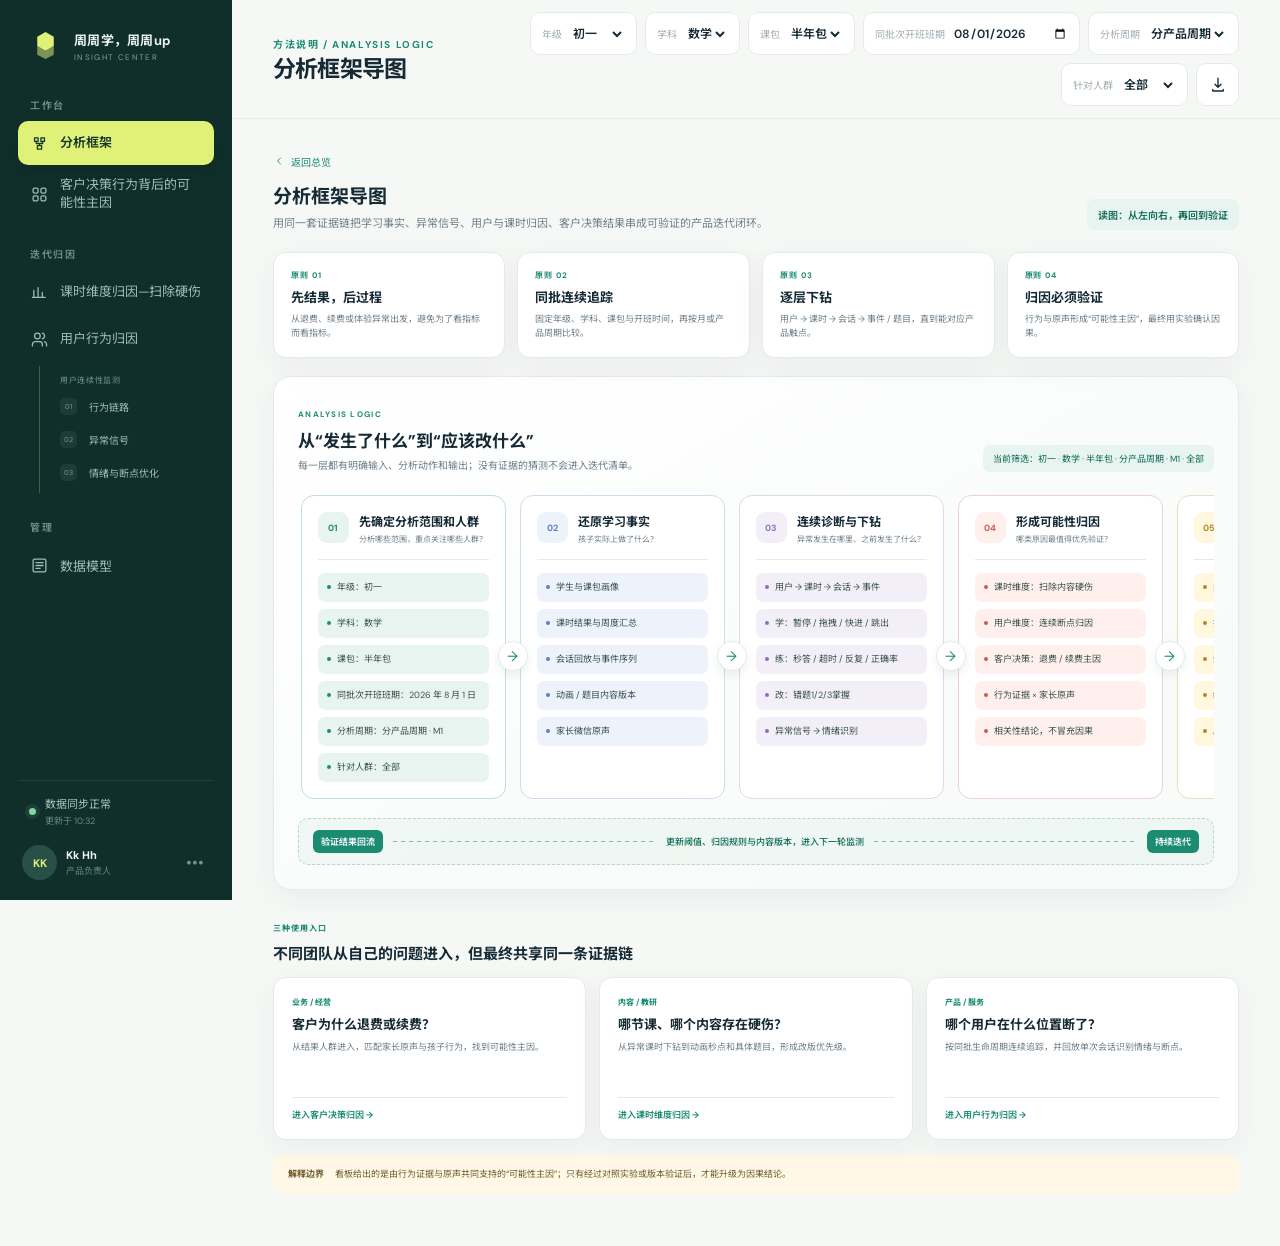
<file: index.html>
<!doctype html>
<html lang="zh-CN">
  <head>
    <meta charset="UTF-8" />
    <meta name="viewport" content="width=device-width, initial-scale=1.0" />
    <meta name="description" content="周周学，周周up用户行为归因中心——从客户决策结果倒推学习行为和产品原因。" />
    <title>周周学，周周up · 客户决策行为背后的可能性主因</title>
    <link rel="preconnect" href="https://fonts.googleapis.com" />
    <link rel="preconnect" href="https://fonts.gstatic.com" crossorigin />
    <!-- 字体异步加载：默认 media="print" 不阻塞首屏，onload 后再切回 all。
         取不到 Google Fonts 的网络环境（如国内）会立刻回落到系统字体，
         而不是先白屏等它超时——这个文件要发给别人离线打开，不能阻塞渲染。 -->
    <link href="https://fonts.googleapis.com/css2?family=DM+Sans:wght@400;500;600;700&family=Noto+Sans+SC:wght@400;500;600;700&display=swap" rel="stylesheet" media="print" onload="this.media='all'" />
    <noscript><link href="https://fonts.googleapis.com/css2?family=DM+Sans:wght@400;500;600;700&family=Noto+Sans+SC:wght@400;500;600;700&display=swap" rel="stylesheet" /></noscript>
    <style>
:root {
  --ink: #152a35;
  --muted: #70808a;
  --faint: #a4afb5;
  --line: #e6ebe9;
  --panel: #ffffff;
  --canvas: #f6f8f6;
  --mint: #1b8c72;
  --mint-deep: #116c59;
  --mint-pale: #e8f4ef;
  --lime: #dff176;
  --coral: #f08068;
  --coral-pale: #fff0ed;
  --blue: #5b7fc9;
  --blue-pale: #edf2fb;
  --violet: #8772bb;
  --yellow: #e9b951;
  --shadow: 0 8px 28px rgba(27, 55, 47, .055);
  --radius: 18px;
}

* { box-sizing: border-box; }
html { scroll-behavior: smooth; }
body {
  margin: 0;
  background: var(--canvas);
  color: var(--ink);
  font-family: "DM Sans", "Noto Sans SC", sans-serif;
  -webkit-font-smoothing: antialiased;
}
button, select { font: inherit; }
button { color: inherit; }
button:focus-visible, select:focus-visible, input:focus-visible, a:focus-visible { outline: 2px solid var(--mint); outline-offset: 2px; }
svg { display: block; fill: none; stroke: currentColor; stroke-width: 1.8; stroke-linecap: round; stroke-linejoin: round; }

.app-shell { min-height: 100vh; display: grid; grid-template-columns: 232px minmax(0, 1fr); }
.sidebar {
  position: fixed; inset: 0 auto 0 0; z-index: 20; width: 232px;
  display: flex; flex-direction: column; padding: 28px 18px 20px;
  background: #102f2b; color: #eaf5f1;
}
.brand { display: flex; align-items: center; gap: 11px; padding: 0 10px 34px; text-decoration: none; color: inherit; }
.brand-mark { width: 35px; height: 35px; display: grid; place-items: center; color: var(--lime); }
.brand-mark svg { width: 33px; stroke: none; fill: currentColor; }
.brand b { display: block; white-space: nowrap; font-size: 13px; letter-spacing: .02em; }
.brand small { display: block; margin-top: 3px; color: #7ea09a; font-size: 8px; letter-spacing: .17em; }
.primary-nav { flex: 1; }
.nav-label { margin: 0 12px 9px; color: #70918b; font-size: 10px; font-weight: 600; letter-spacing: .16em; }
.nav-label-spaced { margin-top: 26px; }
.nav-item {
  width: 100%; min-height: 44px; display: flex; align-items: center; gap: 12px;
  margin: 3px 0; padding: 8px 13px; border: 0; border-radius: 10px;
  color: #9fbbb5; background: transparent; cursor: pointer; text-align: left; font-size: 13px;
  transition: .2s ease;
}
.nav-item:hover { color: #fff; background: rgba(255,255,255,.055); }
.nav-item.active { color: #12352d; background: var(--lime); font-weight: 600; box-shadow: 0 7px 20px rgba(4,20,17,.18); }
.nav-item.parent-active { color: var(--lime); background: rgba(223,241,118,.08); font-weight: 600; }
.nav-item svg { flex: 0 0 auto; width: 17px; height: 17px; }
.nav-item > span { line-height: 1.4; }
.nav-index { display: grid; place-items: center; width: 20px; height: 20px; border: 1px solid currentColor; border-radius: 6px; font-size: 9px; font-weight: 700; }
.nav-subgroup { position: relative; margin: 5px 0 0 21px; padding: 8px 0 4px 12px; border-left: 1px solid rgba(223,241,118,.25); }.nav-subgroup > span { display: block; margin: 0 0 5px 8px; color: #6f968e; font-size: 8px; letter-spacing: .08em; }.nav-item.nav-subitem { min-height: 32px; margin: 1px 0; padding: 0 8px; border-radius: 7px; font-size: 10px; }.nav-subitem i { width: 17px; height: 17px; display: grid; place-items: center; border-radius: 5px; color: #789b94; background: rgba(255,255,255,.06); font-size: 7px; font-style: normal; }.nav-subitem.active i { color: var(--mint-deep); background: rgba(255,255,255,.48); }
.sidebar-foot { padding: 14px 4px 0; border-top: 1px solid rgba(255,255,255,.08); }
.sync-status { display: flex; align-items: center; gap: 9px; margin: 0 7px 18px; font-size: 11px; color: #abc2bd; }
.sync-status i { width: 7px; height: 7px; border-radius: 50%; background: #84d4a6; box-shadow: 0 0 0 4px rgba(132,212,166,.1); }
.sync-status small { display: block; color: #668a83; margin-top: 2px; }
.user-chip { display: grid; grid-template-columns: 35px 1fr auto; align-items: center; gap: 9px; }
.user-chip > span { width: 35px; height: 35px; display: grid; place-items: center; border-radius: 50%; background: #285047; font-size: 11px; font-weight: 700; color: var(--lime); }
.user-chip b, .user-chip small { display: block; }
.user-chip b { font-size: 11px; }.user-chip small { margin-top: 2px; color: #668a83; font-size: 9px; }
.user-chip button { border: 0; background: none; color: #73938d; cursor: pointer; }

.main { grid-column: 2; min-width: 0; }
.topbar {
  height: 103px; display: flex; align-items: center; justify-content: space-between; gap: 20px;
  padding: 0 clamp(24px, 3.2vw, 48px); border-bottom: 1px solid var(--line); background: rgba(246,248,246,.93);
  position: sticky; top: 0; z-index: 10; backdrop-filter: blur(12px);
}
.eyebrow { margin: 0 0 5px; color: var(--mint); font-size: 10px; font-weight: 700; letter-spacing: .16em; text-transform: uppercase; }
h1 { margin: 0; font-size: 23px; letter-spacing: -.035em; line-height: 1.15; }
.top-actions { display: flex; align-items: center; justify-content: flex-end; flex-wrap: wrap; gap: 8px; }
.select-wrap { height: 43px; display: flex; align-items: center; gap: 7px; padding: 0 11px; border: 1px solid var(--line); border-radius: 10px; background: white; }
.select-wrap span { color: var(--faint); font-size: 10px; }
.select-wrap select, .select-wrap input { max-width: 170px; border: 0; outline: 0; color: var(--ink); background: transparent; font-family: inherit; font-size: 12px; font-weight: 600; cursor: pointer; }
.select-wrap.compact-filter select { max-width: 74px; }
.select-wrap.package-filter select { max-width: 82px; }
.select-wrap.cycle-filter select { max-width: 112px; }
.select-wrap.segment-filter select { max-width: 78px; }
.select-wrap input[type="date"] { width: 116px; }
.icon-button, .mobile-menu { width: 43px; height: 43px; display: grid; place-items: center; border: 1px solid var(--line); border-radius: 10px; background: white; cursor: pointer; transition: .2s; }
.icon-button:hover { color: white; border-color: var(--mint); background: var(--mint); }
.icon-button svg, .mobile-menu svg { width: 18px; height: 18px; }
.mobile-menu { display: none; }
.content { padding: 32px clamp(24px, 3.2vw, 48px) 52px; max-width: 1600px; margin: auto; }

.intro-row { display: flex; align-items: end; justify-content: space-between; gap: 30px; margin-bottom: 24px; }
.intro-row h2 { margin: 0 0 8px; font-size: 19px; letter-spacing: -.025em; }
.intro-row p { max-width: 650px; margin: 0; color: var(--muted); font-size: 12px; line-height: 1.7; }
.data-note { flex: none; display: inline-flex; align-items: center; gap: 7px; padding: 7px 10px; border-radius: 8px; background: #eef1ef; color: var(--muted); font-size: 10px; }
.data-note i { width: 6px; height: 6px; border-radius: 50%; background: var(--yellow); }

.scheme-grid { display: grid; grid-template-columns: repeat(3, 1fr); gap: 16px; margin-bottom: 24px; }
.scheme-card {
  position: relative; overflow: hidden; min-height: 184px; display: flex; flex-direction: column;
  padding: 21px; border: 1px solid var(--line); border-radius: var(--radius); background: var(--panel); box-shadow: var(--shadow);
  cursor: pointer; text-align: left; transition: transform .2s ease, box-shadow .2s ease, border-color .2s;
}
.scheme-card::after { content: ""; position: absolute; right: -32px; bottom: -47px; width: 125px; height: 125px; border-radius: 50%; background: var(--scheme-pale); }
.scheme-card:hover { transform: translateY(-3px); border-color: var(--scheme-color); box-shadow: 0 14px 34px rgba(27,55,47,.09); }
.scheme-top { display: flex; align-items: center; justify-content: space-between; }
.scheme-number { width: 33px; height: 33px; display: grid; place-items: center; border-radius: 10px; color: var(--scheme-color); background: var(--scheme-pale); font-size: 10px; font-weight: 700; }
.scheme-arrow { width: 30px; height: 30px; display: grid; place-items: center; border: 1px solid var(--line); border-radius: 50%; color: var(--muted); }
.scheme-arrow svg { width: 14px; }
.scheme-card h3 { margin: 19px 0 7px; font-size: 16px; }
.scheme-card p { position: relative; z-index: 1; max-width: 86%; margin: 0; color: var(--muted); font-size: 11px; line-height: 1.65; }
.scheme-card footer { position: relative; z-index: 1; display: flex; align-items: center; gap: 9px; margin-top: auto; padding-top: 15px; color: var(--scheme-color); font-size: 10px; font-weight: 600; }
.scheme-card footer i { width: 22px; height: 1px; background: currentColor; }

.kpi-grid { display: grid; grid-template-columns: repeat(4, 1fr); gap: 14px; margin-bottom: 18px; }
.kpi-card { padding: 18px 19px; border: 1px solid var(--line); border-radius: 15px; background: white; box-shadow: var(--shadow); }
.kpi-head { display: flex; align-items: center; justify-content: space-between; margin-bottom: 13px; }
.kpi-head span { color: var(--muted); font-size: 11px; }
.kpi-head i { width: 28px; height: 28px; display: grid; place-items: center; border-radius: 8px; background: var(--mint-pale); color: var(--mint); font-style: normal; font-size: 12px; }
.kpi-value { display: flex; align-items: baseline; gap: 9px; }
.kpi-value strong { font-size: 25px; letter-spacing: -.04em; }
.trend { font-size: 9px; font-weight: 600; color: var(--mint); }
.trend.down { color: var(--coral); }
.kpi-card small { display: block; margin-top: 5px; color: var(--faint); font-size: 9px; }

.dashboard-grid { display: grid; grid-template-columns: minmax(0, 1.55fr) minmax(300px, .75fr); gap: 18px; }
.panel { overflow: hidden; padding: 21px; border: 1px solid var(--line); border-radius: var(--radius); background: white; box-shadow: var(--shadow); }
.panel-wide { grid-column: 1 / -1; }
.panel-header { display: flex; align-items: start; justify-content: space-between; gap: 15px; margin-bottom: 19px; }
.panel-header h3 { margin: 0 0 4px; font-size: 14px; }
.panel-header p { margin: 0; color: var(--faint); font-size: 9px; }
.panel-tag { flex: none; padding: 5px 8px; border-radius: 6px; background: var(--mint-pale); color: var(--mint); font-size: 9px; font-weight: 600; }
.panel-tag-button { border: 0; cursor: pointer; transition: .18s; }.panel-tag-button:hover { color: white; background: var(--coral); transform: translateY(-1px); }.panel-tag-button:focus-visible { outline: 2px solid var(--coral); outline-offset: 2px; }
.panel-actions { display: flex; gap: 5px; }
.mini-tab { padding: 5px 8px; border: 0; border-radius: 6px; background: transparent; color: var(--muted); font-size: 9px; cursor: pointer; }
.mini-tab.active { color: var(--mint-deep); background: var(--mint-pale); font-weight: 600; }

.funnel { display: flex; align-items: stretch; min-height: 151px; }
.funnel-step { flex: 1; position: relative; padding: 20px 15px 13px; text-align: center; }
.funnel-step:not(:last-child)::after { content: ""; position: absolute; top: 33px; right: -5px; z-index: 2; width: 10px; height: 10px; border-top: 1px solid #cbd6d2; border-right: 1px solid #cbd6d2; transform: rotate(45deg); }
.funnel-icon { width: 38px; height: 38px; margin: 0 auto 11px; display: grid; place-items: center; border-radius: 12px; background: var(--stage-pale); color: var(--stage-color); }
.funnel-icon svg { width: 18px; height: 18px; }
.funnel-step b { display: block; font-size: 18px; }.funnel-step span { display: block; margin-top: 3px; color: var(--muted); font-size: 10px; }
.funnel-step small { display: inline-block; margin-top: 9px; padding: 3px 7px; border-radius: 20px; background: #f3f5f4; color: var(--faint); font-size: 8px; }

.insight-box { margin-top: 12px; display: flex; align-items: center; gap: 10px; padding: 11px 13px; border-radius: 10px; background: #f8faf8; color: var(--muted); font-size: 10px; line-height: 1.5; }
.insight-box .bulb { flex: none; width: 25px; height: 25px; display: grid; place-items: center; border-radius: 7px; background: #fff3ce; color: #b48825; }
.insight-box svg { width: 13px; }
.insight-box b { color: var(--ink); }

.rank-list { display: grid; gap: 14px; }
.rank-row { display: grid; grid-template-columns: minmax(80px, 1fr) 1.5fr 38px; align-items: center; gap: 11px; font-size: 10px; }
.rank-label { overflow: hidden; text-overflow: ellipsis; white-space: nowrap; }
.bar-track { height: 6px; border-radius: 6px; background: #edf1ef; overflow: hidden; }
.bar-fill { height: 100%; border-radius: inherit; background: var(--bar-color, var(--mint)); transform-origin: left; animation: grow .8s ease both; }
.rank-value { text-align: right; color: var(--muted); font-size: 9px; }
@keyframes grow { from { transform: scaleX(0); } }

.section-head { display: flex; align-items: end; justify-content: space-between; margin: 0 0 22px; }
.section-head h2 { margin: 0 0 5px; font-size: 19px; }.section-head p { margin: 0; color: var(--muted); font-size: 11px; }
.back-button { display: inline-flex; align-items: center; gap: 6px; margin-bottom: 12px; padding: 0; border: 0; background: none; color: var(--mint); font-size: 10px; cursor: pointer; }
.back-button svg { width: 12px; }
.goal-pill { padding: 8px 11px; border-radius: 8px; background: var(--mint-pale); color: var(--mint-deep); font-size: 10px; font-weight: 600; }

.flow-track { display: grid; grid-template-columns: repeat(5, 1fr); gap: 0; margin: 11px 0 23px; padding: 4px 0; }
.flow-node { position: relative; text-align: center; }
.flow-node:not(:last-child)::after { content: ""; position: absolute; top: 20px; left: 65%; width: 70%; height: 1px; background: #dce4e0; }
.flow-node i { position: relative; z-index: 2; width: 40px; height: 40px; margin: auto; display: grid; place-items: center; border-radius: 50%; color: white; background: var(--node-color); box-shadow: 0 0 0 6px var(--node-pale); font-style: normal; font-size: 11px; font-weight: 700; }
.flow-node b { display: block; margin-top: 12px; font-size: 10px; }.flow-node small { color: var(--faint); font-size: 8px; }

.line-chart { height: 190px; display: grid; grid-template-columns: 27px 1fr; grid-template-rows: 1fr 21px; }
.y-axis { display: flex; flex-direction: column; justify-content: space-between; color: var(--faint); font-size: 8px; padding-bottom: 3px; }
.plot { position: relative; border-bottom: 1px solid var(--line); background: repeating-linear-gradient(to bottom, transparent 0, transparent calc(25% - 1px), #edf1ef 25%); }
.plot svg { width: 100%; height: 100%; overflow: visible; }
.plot .area { stroke: none; fill: url(#areaGradient); }
.plot .chart-line { fill: none; stroke: var(--mint); stroke-width: 2.3; vector-effect: non-scaling-stroke; }
.plot .dot { fill: white; stroke: var(--mint); stroke-width: 2; }
.x-axis { grid-column: 2; display: flex; justify-content: space-between; padding-top: 7px; color: var(--faint); font-size: 8px; }

.stage-grid { display: grid; grid-template-columns: repeat(3, 1fr); gap: 13px; }
.stage-card { padding: 16px; border: 1px solid var(--line); border-radius: 13px; background: #fbfcfb; }
.stage-title { display: flex; align-items: center; gap: 8px; margin-bottom: 13px; }
.stage-title i { width: 27px; height: 27px; display: grid; place-items: center; border-radius: 8px; background: var(--stage-pale); color: var(--stage-color); font-style: normal; font-size: 10px; font-weight: 700; }
.stage-title b { font-size: 11px; }.stage-title small { display: block; color: var(--faint); font-size: 8px; margin-top: 1px; }
.stage-metric { display: flex; justify-content: space-between; padding: 8px 0; border-top: 1px dashed var(--line); font-size: 9px; color: var(--muted); }
.stage-metric strong { color: var(--ink); font-size: 10px; }

.heatmap-wrap { overflow-x: auto; }
.heatmap { min-width: 580px; display: grid; grid-template-columns: 66px repeat(7, 1fr); gap: 5px; }
.heatmap > span { display: grid; place-items: center; min-height: 26px; border-radius: 5px; color: var(--muted); font-size: 8px; }
.heat-cell { background: rgba(27,140,114,var(--intensity)); color: var(--intensity-text, white) !important; cursor: default; transition: transform .15s; }
.heat-cell:hover { transform: scale(1.08); }
.heat-legend { display: flex; align-items: center; justify-content: flex-end; gap: 5px; margin-top: 10px; color: var(--faint); font-size: 8px; }
.heat-legend i { width: 12px; height: 7px; border-radius: 2px; background: rgba(27,140,114,var(--i)); }

.issue-list { display: grid; gap: 10px; }
.issue { display: grid; grid-template-columns: 34px 1fr auto; align-items: center; gap: 11px; padding: 11px; border-radius: 11px; background: #f9faf9; }
.issue-icon { width: 34px; height: 34px; display: grid; place-items: center; border-radius: 9px; background: var(--issue-pale); color: var(--issue-color); }
.issue-icon svg { width: 16px; }.issue b { display: block; font-size: 10px; }.issue small { color: var(--faint); font-size: 8px; }
.severity { padding: 4px 7px; border-radius: 5px; font-size: 8px; font-weight: 600; }.severity.high { color: #b6503d; background: var(--coral-pale); }.severity.mid { color: #997317; background: #fff5d6; }

.donut-wrap { display: flex; align-items: center; justify-content: center; gap: 26px; padding: 11px 0; }
.donut { position: relative; width: 126px; height: 126px; border-radius: 50%; background: conic-gradient(var(--mint) 0 54%, var(--lime) 54% 78%, var(--blue) 78% 91%, #e7ebe9 91%); }
.donut::after { content: ""; position: absolute; inset: 17px; border-radius: 50%; background: white; }
.donut-center { position: absolute; inset: 0; z-index: 2; display: grid; place-content: center; text-align: center; }.donut-center strong { font-size: 22px; }.donut-center span { color: var(--faint); font-size: 8px; }
.legend-list { display: grid; gap: 11px; }.legend-row { display: grid; grid-template-columns: 8px 1fr auto; align-items: center; gap: 8px; font-size: 9px; }.legend-row i { width: 8px; height: 8px; border-radius: 3px; }.legend-row span { color: var(--muted); }.legend-row b { font-size: 9px; }

.alert-list { display: grid; gap: 8px; }
.alert-row { display: grid; grid-template-columns: 36px 1fr auto; gap: 10px; align-items: center; padding: 10px 12px; border: 1px solid var(--line); border-radius: 11px; }
.student-avatar { width: 34px; height: 34px; display: grid; place-items: center; border-radius: 10px; background: var(--avatar-bg); color: var(--avatar-color); font-size: 10px; font-weight: 700; }
.alert-row b { display: block; font-size: 10px; }.alert-row small { display: block; margin-top: 2px; color: var(--faint); font-size: 8px; }
.risk-score { text-align: right; }.risk-score strong { display: block; color: var(--coral); font-size: 11px; }.risk-score span { color: var(--faint); font-size: 8px; }
.detail-drawer .alert-list { gap: 7px; }.detail-drawer .alert-row { background: #fbfcfb; }.intervention-drawer-note { display: flex; gap: 8px; margin: 4px 0 18px; padding: 11px 12px; border-left: 3px solid var(--mint); border-radius: 0 9px 9px 0; color: var(--muted); background: var(--mint-pale); font-size: 8px; line-height: 1.55; }.intervention-drawer-note b { flex: none; color: var(--mint-deep); }

.event-table { width: 100%; border-collapse: collapse; font-size: 10px; }
.event-table th { padding: 10px 12px; color: var(--faint); background: #f7f9f8; text-align: left; font-size: 8px; letter-spacing: .06em; }
.event-table td { padding: 12px; border-bottom: 1px solid var(--line); vertical-align: middle; color: var(--muted); }
.event-table td:first-child { color: var(--ink); font-family: ui-monospace, SFMono-Regular, Menlo, monospace; font-weight: 600; }
.event-table tr:last-child td { border-bottom: 0; }
.status-dot { display: inline-flex; align-items: center; gap: 5px; color: var(--mint); }.status-dot::before { content: ""; width: 5px; height: 5px; border-radius: 50%; background: currentColor; }
.table-wrap { overflow-x: auto; }

.model-flow { display: flex; align-items: center; justify-content: center; gap: 8px; overflow-x: auto; margin-bottom: 17px; padding: 13px 16px; border: 1px solid #dce9e4; border-radius: 12px; background: linear-gradient(90deg,#f0f7f4,#f7faf8); white-space: nowrap; }
.model-flow span { padding: 7px 10px; border-radius: 7px; color: var(--mint-deep); background: white; box-shadow: 0 2px 8px rgba(27,55,47,.06); font-size: 9px; font-weight: 600; }
.model-flow i { color: #8ba39d; font-size: 8px; font-style: normal; }
.model-grid { display: grid; grid-template-columns: repeat(6, 1fr); gap: 13px; }
.model-card { display: flex; flex-direction: column; min-height: 236px; padding: 17px; border: 1px solid var(--line); border-radius: 15px; background: white; box-shadow: var(--shadow); }
.model-card header { display: flex; align-items: flex-start; gap: 10px; }
.model-card header > span { flex: none; width: 29px; height: 29px; display: grid; place-items: center; border-radius: 8px; color: var(--mint); background: var(--mint-pale); font-size: 9px; font-weight: 700; }
.model-card h3 { margin: 0 0 3px; font-size: 12px; }
.model-card code { color: var(--mint); font-size: 8px; }
.model-card > p { margin: 13px 0 10px; color: var(--muted); font-size: 9px; }
.field-list { display: grid; grid-template-columns: repeat(2, minmax(0,1fr)); gap: 6px; }
.field-list span { overflow: hidden; padding: 6px 7px; border-radius: 6px; color: #65766f; background: #f5f8f6; font-family: ui-monospace, SFMono-Regular, Menlo, monospace; font-size: 7.5px; text-overflow: ellipsis; white-space: nowrap; }
.model-card footer { display: flex; align-items: center; gap: 6px; margin-top: auto; padding-top: 11px; color: var(--faint); font-size: 8px; }
.model-card footer i { width: 15px; height: 2px; border-radius: 2px; background: var(--mint); }

/* 课时归因与用户连续追踪 */
.analysis-toolbar { display: flex; align-items: center; gap: 16px; margin-bottom: 16px; padding: 13px 15px; border: 1px solid #dfe8e4; border-radius: 13px; background: linear-gradient(100deg,#edf6f2,#fbfcfb); }
.analysis-toolbar > div { margin-right: auto; }.analysis-toolbar span { display: block; color: var(--faint); font-size: 8px; }.analysis-toolbar b { display: block; margin-top: 3px; font-size: 11px; }
.analysis-toolbar label { display: flex; align-items: center; gap: 8px; color: var(--muted); font-size: 9px; }.analysis-toolbar select { padding: 7px 9px; border: 1px solid var(--line); border-radius: 7px; background: white; color: var(--ink); font-size: 9px; outline: 0; }.analysis-toolbar select:disabled { color: var(--faint); background: #f4f6f5; cursor: not-allowed; }
.analysis-toolbar .data-note { display: inline-flex; }.analysis-toolbar .cohort-range { padding-left: 14px; border-left: 1px solid #dce5e1; color: var(--muted); }
.month-plan { display: flex; align-items: center; justify-content: center; gap: 9px; margin: -3px 0 16px; padding: 10px 12px; border: 1px solid var(--line); border-radius: 11px; background: white; }
.month-plan span { min-width: 90px; padding: 6px 9px; border-radius: 7px; color: var(--muted); background: #f5f8f6; font-size: 8px; text-align: center; }.month-plan span b { display: block; margin-bottom: 2px; color: var(--ink); font-size: 8px; }.month-plan span.extra { color: var(--mint-deep); background: var(--mint-pale); }.month-plan i { width: 13px; height: 1px; background: #cbd7d2; }
.attribution-table { min-width: 980px; }.attribution-table tbody tr { cursor: pointer; transition: background .15s; }.attribution-table tbody tr:hover { background: #f2f8f5; }.attribution-table tbody tr:focus { outline: 2px solid var(--mint); outline-offset: -2px; }
.attribution-table td:first-child { font-family: inherit; white-space: nowrap; }.attribution-table td:not(:first-child) { white-space: nowrap; }
.metric-bad { color: var(--coral) !important; font-weight: 700; }
.cause-pill { display: inline-flex; padding: 4px 7px; border-radius: 6px; font-size: 8px; font-weight: 600; white-space: nowrap; }.cause-pill.good { color: var(--mint-deep); background: var(--mint-pale); }.cause-pill.watch { color: #8d6d1e; background: #fff5d6; }.cause-pill.risk { color: #b6503d; background: var(--coral-pale); }
.legend-inline,.status-legend { display: flex; align-items: center; gap: 10px; color: var(--faint); font-size: 8px; }.legend-inline span,.status-legend span { display: inline-flex; align-items: center; gap: 5px; }.legend-inline i,.status-legend i { width: 7px; height: 7px; border-radius: 2px; }.legend-good,.status-legend .done { background: var(--mint); }.legend-watch,.status-legend .learning { background: var(--yellow); }.legend-risk,.status-legend .exit { background: var(--coral); }.status-legend .missed { background: #dce3e0; }

.segment-tabs { display: grid; grid-template-columns: repeat(6,1fr); gap: 9px; margin-bottom: 10px; }.segment-tabs button { display: flex; align-items: center; justify-content: space-between; gap: 6px; padding: 12px 13px; border: 1px solid var(--line); border-radius: 11px; background: white; color: var(--muted); cursor: pointer; transition: .18s; }.segment-tabs button:hover { border-color: #bdd9d0; }.segment-tabs button.active { border-color: var(--mint); color: var(--mint-deep); background: var(--mint-pale); box-shadow: inset 0 0 0 1px var(--mint); }.segment-tabs span { font-size: 9px; }.segment-tabs b { flex: none; font-size: 11px; }.segment-definition { display: flex; gap: 8px; margin-bottom: 16px; padding: 7px 10px; border-radius: 7px; color: var(--muted); background: #f7f9f8; font-size: 8px; }.segment-definition b { flex: none; color: #9a7011; }.lifecycle.risk { color: #9a7011; background: #fff5d6; }
.tracking-wrap { overflow-x: auto; }.tracking-table { width: 100%; min-width: 900px; border-collapse: separate; border-spacing: 0 7px; }.tracking-table th { padding: 0 7px 7px; color: var(--faint); text-align: center; font-size: 8px; }.tracking-table th:first-child,.tracking-table th:nth-child(2) { text-align: left; }.tracking-table td { padding: 7px; background: #f8faf9; text-align: center; }.tracking-table td:first-child { min-width: 92px; border-radius: 9px 0 0 9px; text-align: left; }.tracking-table td:first-child b,.tracking-table td:first-child small { display: block; }.tracking-table td:first-child b { font-size: 9px; }.tracking-table td:first-child small { margin-top: 2px; color: var(--faint); font-size: 7px; }.tracking-table td:nth-child(2) { min-width: 130px; text-align: left; }.tracking-table td:last-child { border-radius: 0 9px 9px 0; }
.month-tracking-table { min-width: 1080px; }.month-tracking-table thead .week-band th { padding: 7px; border-radius: 5px; color: var(--mint-deep); background: var(--mint-pale); font-weight: 700; }.month-tracking-table thead tr:last-child th { padding-top: 7px; }.month-tracking-table td:first-child { min-width: 125px; }
.student-name-button { display: block; width: 100%; padding: 3px 4px; border: 0; border-radius: 6px; background: transparent; color: inherit; cursor: pointer; text-align: left; }.student-name-button:hover { background: var(--mint-pale); }.student-name-button b,.student-name-button small,.student-name-button em { display: block; }.student-name-button em { margin-top: 4px; color: var(--mint); font-size: 6.5px; font-style: normal; opacity: .72; transition: opacity .15s; }.student-name-button:hover em,.student-name-button:focus em { opacity: 1; }
.lifecycle { display: inline-block; margin: 2px 3px 2px 0; padding: 3px 5px; border-radius: 4px; font-size: 7px; }.lifecycle.active,.lifecycle.renew { color: var(--mint-deep); background: var(--mint-pale); }.lifecycle.churn { color: #b6503d; background: var(--coral-pale); }.lifecycle.no-renew { color: #7d6ca3; background: #f2eff8; }
.lesson-state { width: 56px; height: 35px; display: grid; place-content: center; gap: 2px; border: 0; border-radius: 7px; cursor: pointer; transition: transform .15s,box-shadow .15s; }.lesson-state:hover { transform: translateY(-2px); box-shadow: 0 5px 10px rgba(26,54,48,.12); }.lesson-state i { width: 5px; height: 5px; margin: auto; border-radius: 50%; background: currentColor; }.lesson-state span { font-size: 7px; }.lesson-state.done { color: var(--mint-deep); background: var(--mint-pale); }.lesson-state.learning { color: #96721e; background: #fff5d6; }.lesson-state.exit { color: #b6503d; background: var(--coral-pale); }.lesson-state.missed { color: #99a6a1; background: #eef2f0; }
.compare-grid { display: grid; grid-template-columns: repeat(2,1fr); gap: 13px; margin-top: 14px; }.compare-grid article { padding: 16px 18px; border: 1px solid var(--line); border-radius: 13px; background: white; }.compare-grid span { color: var(--mint); font-size: 8px; font-weight: 700; }.compare-grid b { display: block; margin: 7px 0 5px; font-size: 11px; }.compare-grid p { margin: 0; color: var(--muted); font-size: 9px; line-height: 1.6; }
.table-to-insight-link { height: 62px; display: flex; flex-direction: column; align-items: center; color: var(--mint); }.table-to-insight-link > i { width: 2px; height: 18px; background: var(--mint); box-shadow: 0 0 0 4px var(--mint-pale); }.table-to-insight-link > span { margin-top: 5px; padding: 4px 10px; border-radius: 20px; color: white; background: var(--mint); font-size: 8px; font-weight: 700; }.table-to-insight-link svg { width: 14px; height: 14px; margin-top: 1px; stroke-width: 2.2; }
.behavior-intelligence-panel { overflow: hidden; border: 1px solid #c9dfd7; border-radius: 16px; background: linear-gradient(135deg,#f0f8f5,#fff 48%); box-shadow: var(--shadow); }.behavior-intelligence-panel > header { display: flex; align-items: center; justify-content: space-between; gap: 16px; padding: 18px 20px; border-bottom: 1px solid #dce9e4; }.behavior-intelligence-panel > header span { color: var(--mint); font-size: 8px; font-weight: 700; letter-spacing: .12em; }.behavior-intelligence-panel > header h3 { margin: 5px 0 3px; font-size: 15px; }.behavior-intelligence-panel > header p { margin: 0; color: var(--muted); font-size: 8px; }.behavior-intelligence-panel > header em { flex: none; padding: 6px 9px; border-radius: 7px; color: var(--mint-deep); background: var(--mint-pale); font-size: 8px; font-style: normal; }
.behavior-intelligence-grid { display: grid; grid-template-columns: minmax(0,1.05fr) minmax(0,.95fr); gap: 14px; padding: 14px; }.emotion-cluster-block,.dropout-warning-block { min-width: 0; padding: 16px; border: 1px solid var(--line); border-radius: 13px; background: white; }.intelligence-title { display: flex; align-items: center; justify-content: space-between; gap: 12px; margin-bottom: 12px; }.intelligence-title span,.intelligence-title b { display: block; }.intelligence-title span { color: var(--mint); font-size: 8px; font-weight: 700; }.intelligence-title b { margin-top: 4px; font-size: 11px; }.intelligence-title > small { color: var(--faint); font-size: 7px; }
.emotion-cluster-grid { display: grid; grid-template-columns: repeat(2,minmax(0,1fr)); gap: 8px; }.emotion-cluster-card { display: grid; grid-template-columns: 7px minmax(0,1fr) auto; align-items: center; gap: 8px; min-height: 64px; padding: 10px; border: 1px solid color-mix(in srgb,var(--cluster-color) 20%,white); border-radius: 10px; background: linear-gradient(135deg,var(--cluster-pale),white 82%); }.emotion-cluster-card > i { width: 7px; height: 7px; border-radius: 50%; background: var(--cluster-color); box-shadow: 0 0 0 4px var(--cluster-pale); }.emotion-cluster-card span { min-width: 0; }.emotion-cluster-card span b,.emotion-cluster-card span small,.emotion-cluster-card > strong small { display: block; }.emotion-cluster-card span b { color: var(--ink); font-size: 9px; }.emotion-cluster-card span b em { margin-left: 5px; color: var(--cluster-color); font-size: 7px; font-style: normal; }.emotion-cluster-card span small { margin-top: 4px; overflow: hidden; color: var(--faint); font-size: 6.5px; text-overflow: ellipsis; white-space: nowrap; }.emotion-cluster-card > strong { color: var(--cluster-color); font-size: 16px; text-align: right; }.emotion-cluster-card > strong small { margin-top: 2px; font-size: 6px; font-weight: 500; }
.emotion-assignment-summary { display: grid; grid-template-columns: 1.4fr auto 1fr auto 1fr; align-items: center; gap: 7px; margin-bottom: 8px; padding: 9px 10px; border: 1px solid #cee2da; border-radius: 9px; background: var(--mint-pale); }.emotion-assignment-summary span small,.emotion-assignment-summary span b { display: block; }.emotion-assignment-summary span small { color: var(--faint); font-size: 6.5px; }.emotion-assignment-summary span b { margin-top: 3px; font-size: 8px; }.emotion-assignment-summary > i { color: var(--mint); font-size: 9px; font-style: normal; }.emotion-assignment-summary > em { grid-column: 1/-1; padding-top: 6px; border-top: 1px dashed #bdd8ce; color: var(--mint-deep); font-size: 7px; font-style: normal; font-weight: 700; text-align: center; }.emotion-assignment-rule { display: grid; grid-template-columns: auto 1fr; gap: 7px; margin-bottom: 10px; padding: 8px 9px; border-radius: 8px; color: var(--muted); background: #f6f8f7; font-size: 7px; line-height: 1.55; }.emotion-assignment-rule b { color: var(--mint); }.emotion-cluster-card.is-pending { grid-column: 1/-1; }.emotion-cluster-card > p { grid-column: 1/-1; margin: 0; padding: 7px 8px; border-radius: 7px; color: var(--muted); background: rgba(255,255,255,.7); font-size: 6.5px; line-height: 1.5; }.emotion-cluster-card > p b { margin-right: 5px; color: var(--cluster-color); }.emotion-assigned-users { grid-column: 1/-1; display: grid; gap: 5px; padding-top: 7px; border-top: 1px dashed color-mix(in srgb,var(--cluster-color) 22%,white); }.emotion-assigned-users > small { color: var(--cluster-color); font-size: 6.5px; font-weight: 700; }.emotion-assigned-users > button { display: grid; grid-template-columns: auto minmax(0,1fr) auto; align-items: center; gap: 6px; width: 100%; padding: 6px 7px; border: 1px solid color-mix(in srgb,var(--cluster-color) 16%,white); border-radius: 7px; color: var(--ink); background: white; cursor: pointer; text-align: left; transition: .15s; }.emotion-assigned-users > button:hover { border-color: var(--cluster-color); transform: translateX(2px); }.emotion-assigned-users > button b { font-size: 7px; }.emotion-assigned-users > button span { overflow: hidden; color: var(--faint); font-size: 6px; text-overflow: ellipsis; white-space: nowrap; }.emotion-assigned-users > button em { color: var(--cluster-color); font-size: 6px; font-style: normal; font-weight: 700; white-space: nowrap; }.emotion-no-user { padding: 7px; border-radius: 6px; color: var(--faint); background: rgba(255,255,255,.65); font-size: 6.5px; text-align: center; }
.emotion-cluster-block > footer,.dropout-warning-block > footer { display: grid; grid-template-columns: auto 1fr; gap: 7px; margin-top: 12px; padding-top: 10px; border-top: 1px dashed var(--line); font-size: 7px; line-height: 1.55; }.emotion-cluster-block > footer b,.dropout-warning-block > footer b { color: var(--mint); }.emotion-cluster-block > footer span,.dropout-warning-block > footer span { color: var(--muted); }
.warning-summary { display: grid; grid-template-columns: 55px 55px 1fr; gap: 7px; margin-bottom: 8px; }.warning-summary > span { padding: 7px; border-radius: 8px; color: #b6503d; background: var(--coral-pale); font-size: 7px; text-align: center; }.warning-summary > span:nth-child(2) { color: #8d6d1e; background: #fff5d6; }.warning-summary b { display: block; margin-bottom: 2px; font-size: 13px; }.warning-summary p { align-self: center; margin: 0; color: var(--faint); font-size: 7px; line-height: 1.45; }.warning-user-list { display: grid; gap: 6px; }.warning-user { display: grid; grid-template-columns: 28px minmax(0,1fr) 38px auto; align-items: center; gap: 8px; width: 100%; padding: 8px 9px; border: 1px solid var(--line); border-left: 3px solid #d9a834; border-radius: 9px; color: var(--ink); background: #fffdf8; cursor: pointer; text-align: left; transition: .18s; }.warning-user.is-high { border-left-color: var(--coral); background: #fff9f7; }.warning-user:hover { border-color: var(--mint); transform: translateX(2px); }.warning-avatar { width: 28px; height: 28px; display: grid; place-items: center; border-radius: 8px; color: #b6503d; background: var(--coral-pale); font-size: 9px; font-weight: 700; }.warning-user > span:nth-child(2) { min-width: 0; }.warning-user > span b,.warning-user > span em { display: block; }.warning-user > span b { font-size: 8px; }.warning-user > span b small { margin-left: 5px; color: var(--violet); font-size: 6px; }.warning-user > span em { margin-top: 3px; overflow: hidden; color: var(--faint); font-size: 6.5px; font-style: normal; text-overflow: ellipsis; white-space: nowrap; }.warning-user > strong { color: #b6503d; font-size: 13px; text-align: center; }.warning-user > strong small { display: block; font-size: 6px; }.warning-user > i { color: var(--mint); font-size: 6.5px; font-style: normal; white-space: nowrap; }.warning-empty { padding: 24px; border-radius: 9px; color: var(--faint); background: #f7f9f8; font-size: 8px; text-align: center; }

.churn-breakpoint-panel { border-top: 3px solid var(--coral); }.churn-breakpoint-summary { display: grid; grid-template-columns: repeat(4,minmax(0,1fr)); gap: 8px; margin-bottom: 14px; }.churn-breakpoint-summary > span { padding: 11px 12px; border: 1px solid #f2d8d2; border-radius: 10px; background: linear-gradient(135deg,#fff6f3,#fff); }.churn-breakpoint-summary small,.churn-breakpoint-summary b,.churn-breakpoint-summary em { display: block; }.churn-breakpoint-summary small { color: var(--faint); font-size: 7px; }.churn-breakpoint-summary b { margin: 5px 0 3px; color: var(--ink); font-size: 11px; }.churn-breakpoint-summary em { color: #b6503d; font-size: 7px; font-style: normal; font-weight: 600; }.churn-breakpoint-table { min-width: 1250px; }.churn-breakpoint-table th:nth-child(1) { width: 58px; }.churn-breakpoint-table th:nth-child(2) { width: 130px; }.churn-breakpoint-table th:nth-child(3) { width: 150px; }.churn-breakpoint-table th:nth-child(4) { width: 90px; }.breakpoint-rank { width: 28px; height: 28px; display: grid; place-items: center; border-radius: 8px; color: #b6503d; background: var(--coral-pale); font-size: 8px; font-weight: 700; }.breakpoint-rate { display: grid; grid-template-columns: 1fr auto; align-items: center; gap: 5px 8px; min-width: 120px; }.breakpoint-rate > i { position: relative; height: 5px; overflow: hidden; border-radius: 5px; background: #edf1ef; }.breakpoint-rate > i::after { content:""; position: absolute; inset: 0 auto 0 0; width: var(--rate); border-radius: inherit; background: var(--coral); }.breakpoint-rate > b { color: #b6503d; font-size: 9px; }.breakpoint-rate > small { grid-column: 1/-1; color: var(--faint); font-size: 7px; }.breakpoint-signals { display: flex; flex-wrap: wrap; gap: 4px; }.breakpoint-signals span { padding: 3px 5px; border-radius: 5px; color: #9b513f; background: #fff0ed; font-size: 7px; white-space: nowrap; }.breakpoint-path { display: flex; align-items: center; gap: 4px; white-space: nowrap; }.breakpoint-path span { padding: 3px 5px; border-radius: 5px; color: #6e5e98; background: #f2eff8; font-size: 7px; }.breakpoint-path i { color: #9daaa5; font-size: 7px; font-style: normal; }

.user-detail-heading { display: grid; grid-template-columns: auto 40px 1fr auto; align-items: center; gap: 10px; margin-bottom: 13px; }.user-detail-heading > button { display: inline-flex; align-items: center; gap: 5px; padding: 7px 9px; border: 1px solid #cee2da; border-radius: 7px; color: var(--mint-deep); background: var(--mint-pale); cursor: pointer; font-size: 8px; }.user-detail-heading > button svg { width: 10px; }.selected-user-avatar { width: 39px; height: 39px; display: grid; place-items: center; border-radius: 11px; color: var(--mint-deep); background: var(--mint-pale); font-size: 12px; font-weight: 700; }.user-detail-heading > div:nth-child(3) > span { color: var(--faint); font-size: 7px; }.user-detail-heading h3 { margin: 3px 0; font-size: 13px; }.user-detail-heading h3 small { color: var(--faint); font-size: 7px; font-weight: 500; }.user-detail-heading p { margin: 0; color: var(--muted); font-size: 8px; }
.user-detail-summary { display: flex; gap: 7px; }.user-detail-summary span { min-width: 57px; padding: 8px; border-radius: 8px; color: var(--muted); background: #f5f8f6; font-size: 7px; text-align: center; }.user-detail-summary b { display: block; margin-bottom: 2px; color: var(--ink); font-size: 11px; }
.detail-rule { display: flex; align-items: center; gap: 7px; margin: 0 0 12px; padding: 8px 10px; border-radius: 8px; color: var(--muted); background: #f7f9f8; font-size: 8px; }.detail-rule i { width: 6px; height: 6px; border-radius: 50%; background: var(--yellow); }
.user-monitoring-flow { margin-top: 16px; padding: 18px; border: 1px solid #cfe3db; border-radius: 15px; background: linear-gradient(115deg,#edf7f3,#fff 62%); box-shadow: var(--shadow); }.monitor-flow-head { display: flex; align-items: end; justify-content: space-between; gap: 16px; margin-bottom: 14px; }.monitor-flow-head span { color: var(--mint); font-size: 8px; font-weight: 700; letter-spacing: .12em; }.monitor-flow-head h3 { margin: 5px 0 3px; font-size: 14px; }.monitor-flow-head p { margin: 0; color: var(--muted); font-size: 8px; }.monitor-flow-head > button { flex: none; padding: 8px 10px; border: 1px solid var(--mint); border-radius: 8px; color: white; background: var(--mint); cursor: pointer; font-size: 8px; font-weight: 600; }
.monitor-flow-actions { flex: none; display: flex; gap: 7px; }.monitor-flow-actions button { padding: 8px 10px; border: 1px solid var(--mint); border-radius: 8px; color: white; background: var(--mint); cursor: pointer; font-size: 8px; font-weight: 600; }.monitor-flow-actions button.is-secondary { color: var(--mint-deep); background: white; }
.flow-logic-line { display: grid; grid-template-columns: 1fr auto 1fr auto 1fr; align-items: center; gap: 10px; margin-bottom: 13px; padding: 9px 12px; border: 1px dashed #b7d7cc; border-radius: 10px; background: rgba(255,255,255,.64); }.flow-logic-line > span { display: flex; align-items: center; gap: 7px; }.flow-logic-line small { padding: 3px 5px; border-radius: 5px; color: white; background: var(--mint); font-size: 6.5px; }.flow-logic-line b { font-size: 8px; }.flow-logic-line > i { color: #89b5a7; font-size: 10px; font-style: normal; }
.monitor-flow-grid { display: grid; grid-template-columns: repeat(4,1fr); gap: 9px; }.monitor-flow-card { position: relative; display: grid; grid-template-columns: 27px 1fr; gap: 9px; min-width: 0; padding: 12px; border: 1px solid var(--line); border-radius: 11px; background: white; cursor: pointer; text-align: left; transition: .18s; }.monitor-flow-card:hover,.monitor-flow-card.active { border-color: var(--mint); transform: translateY(-2px); box-shadow: 0 7px 17px rgba(24,91,72,.09); }.monitor-flow-card > i { width: 27px; height: 27px; display: grid; place-items: center; border-radius: 8px; color: var(--mint-deep); background: var(--mint-pale); font-size: 8px; font-style: normal; font-weight: 700; }.monitor-flow-card span { min-width: 0; }.monitor-flow-card b,.monitor-flow-card strong,.monitor-flow-card small,.monitor-flow-card u { display: block; }.monitor-flow-card b { font-size: 9px; }.monitor-flow-card strong { margin: 5px 0 3px; overflow: hidden; color: var(--ink); font-size: 9px; text-overflow: ellipsis; white-space: nowrap; }.monitor-flow-card small { color: var(--faint); font-size: 7px; line-height: 1.45; }.monitor-flow-card u { margin-top: 6px; color: var(--mint); font-size: 6.5px; font-weight: 700; text-decoration: none; }.monitor-flow-card > em { position: absolute; right: -8px; top: 50%; z-index: 2; width: 15px; height: 15px; display: grid; place-items: center; border-radius: 50%; color: var(--mint); background: #f3f8f6; font-size: 9px; font-style: normal; transform: translateY(-50%); }
.user-monitoring-flow.is-primary-flow { position: relative; margin: 0 0 16px; border: 2px solid #b9dcd0; background: linear-gradient(115deg,#e8f5f0,#fff 66%); box-shadow: 0 10px 28px rgba(24,91,72,.09); }.is-primary-flow .monitor-flow-head > div > span { display: inline-flex; align-items: center; padding: 4px 7px; border-radius: 20px; color: var(--mint-deep); background: white; box-shadow: inset 0 0 0 1px #c9e2d9; }
.flow-interaction-guide { display: grid; grid-template-columns: auto 1fr; align-items: center; gap: 14px; margin-top: 12px; padding: 10px 12px; border-radius: 10px; color: var(--mint-deep); background: #dff1e9; }.flow-interaction-guide > div:first-child { padding-right: 14px; border-right: 1px solid #b9d8cd; }.flow-interaction-guide > div:first-child span,.flow-interaction-guide > div:first-child b { display: block; }.flow-interaction-guide > div:first-child span { font-size: 7px; font-weight: 700; letter-spacing: .12em; }.flow-interaction-guide > div:first-child b { margin-top: 3px; font-size: 8px; }.flow-interaction-guide > div:last-child { display: grid; grid-template-columns: repeat(4,1fr); gap: 7px; }.flow-interaction-guide > div:last-child span { display: flex; align-items: center; gap: 5px; color: var(--muted); font-size: 7px; }.flow-interaction-guide > div:last-child i { flex: none; width: 16px; height: 16px; display: grid; place-items: center; border-radius: 5px; color: white; background: var(--mint); font-size: 6.5px; font-style: normal; font-weight: 700; }
.analysis-process-nav { position: sticky; top: 111px; z-index: 8; display: grid; grid-template-columns: auto repeat(4,minmax(0,1fr)); align-items: center; gap: 5px; margin: 15px 0 24px; padding: 7px; border: 1px solid #cfdfda; border-radius: 12px; background: rgba(255,255,255,.94); box-shadow: 0 8px 22px rgba(22,62,51,.08); backdrop-filter: blur(12px); }.process-nav-label { display: grid; grid-template-columns: 7px auto; align-items: center; gap: 2px 7px; padding: 0 10px 0 5px; border-right: 1px solid var(--line); }.process-nav-label > i { grid-row: 1/3; width: 7px; height: 7px; border-radius: 50%; background: var(--mint); box-shadow: 0 0 0 4px var(--mint-pale); }.process-nav-label b { font-size: 8px; }.process-nav-label small { color: var(--faint); font-size: 6.5px; }.analysis-process-nav button { position: relative; display: flex; align-items: center; gap: 7px; padding: 8px 10px; border: 0; border-radius: 8px; color: var(--muted); background: transparent; cursor: pointer; font-size: 8px; text-align: left; transition: .18s; }.analysis-process-nav button > i { width: 21px; height: 21px; display: grid; place-items: center; border-radius: 6px; color: var(--mint); background: var(--mint-pale); font-size: 6.5px; font-style: normal; font-weight: 700; }.analysis-process-nav button > span { font-weight: 600; }.analysis-process-nav button > em { position: absolute; right: 1px; color: #a7bbb4; font-size: 8px; font-style: normal; }.analysis-process-nav button:hover,.analysis-process-nav button.active { color: var(--mint-deep); background: var(--mint-pale); }.analysis-process-nav button.active > i { color: white; background: var(--mint); }
.analysis-step-section { position: relative; scroll-margin-top: 178px; }.analysis-step-section.is-active-step > .continuity-section-head h2,.analysis-step-section.is-active-step > .optimization-step-head h2 { color: var(--mint-deep); }.analysis-step-section.is-active-step > .signal-distribution-panel,.analysis-step-section.is-active-step > .behavior-intelligence-panel { box-shadow: 0 10px 30px rgba(24,91,72,.1); }
.continuity-section-head { display: flex; align-items: end; justify-content: space-between; gap: 18px; margin: 34px 0 12px; padding: 0 2px; }.continuity-section-head > div > span { color: var(--mint); font-size: 8px; font-weight: 700; letter-spacing: .12em; }.continuity-section-head h2 { margin: 5px 0 4px; font-size: 17px; }.continuity-section-head p { margin: 0; color: var(--muted); font-size: 9px; }.continuity-section-head > em { flex: none; padding: 6px 9px; border-radius: 8px; color: var(--mint-deep); background: var(--mint-pale); font-size: 8px; font-style: normal; font-weight: 700; }
.optimization-step-head { display: flex; align-items: end; justify-content: space-between; gap: 18px; margin: 30px 0 12px; padding: 16px 18px; border-left: 3px solid var(--coral); border-radius: 0 12px 12px 0; background: linear-gradient(90deg,#fff0ed,#fff 72%); }.optimization-step-head span { color: var(--coral); font-size: 8px; font-weight: 700; letter-spacing: .12em; }.optimization-step-head h2 { margin: 5px 0 4px; font-size: 17px; }.optimization-step-head p { margin: 0; color: var(--muted); font-size: 9px; }.optimization-step-head em { flex: none; padding: 6px 9px; border-radius: 7px; color: #a54f3e; background: white; font-size: 8px; font-style: normal; font-weight: 700; }
.signal-distribution-panel { margin-top: 14px; border-top: 3px solid var(--mint); }.signal-panel-kicker { display: block; margin-bottom: 4px; color: var(--mint); font-size: 7px; font-weight: 700; letter-spacing: .12em; }.signal-stage-summary { margin: 2px 0 15px; padding: 12px; border: 1px solid var(--line); border-radius: 11px; background: #fafcfb; }.signal-stage-stack { display: flex; height: 12px; overflow: hidden; border-radius: 8px; background: #edf1ef; }.signal-stage-stack i { height: 100%; background: var(--stage-color); }.signal-stage-stack i + i { box-shadow: inset 2px 0 0 white; }.signal-stage-legend { display: grid; grid-template-columns: repeat(4,1fr); gap: 8px; margin-top: 10px; }.signal-stage-legend > span { display: grid; grid-template-columns: 7px 1fr auto; align-items: center; gap: 6px; }.signal-stage-legend > span > i { width: 7px; height: 7px; border-radius: 2px; background: var(--stage-color); }.signal-stage-legend b { font-size: 8px; }.signal-stage-legend em { color: var(--ink); font-size: 9px; font-style: normal; font-weight: 700; }.signal-stage-legend small { grid-column: 2/-1; color: var(--faint); font-size: 6.5px; }
.signal-source-map { display: grid; grid-template-columns: 1fr auto 1.2fr auto 1fr auto .8fr; align-items: center; gap: 9px; margin: 0 0 13px; padding: 12px; border: 1px solid #cfe2db; border-radius: 11px; background: linear-gradient(90deg,#edf7f3,#fafcfb); }.signal-source-map > span { min-width: 0; }.signal-source-map i,.signal-source-map b,.signal-source-map small { display: block; }.signal-source-map i { color: var(--mint); font-size: 6.5px; font-style: normal; font-weight: 700; letter-spacing: .08em; }.signal-source-map b { margin-top: 4px; font-size: 8px; }.signal-source-map small { overflow: hidden; margin-top: 2px; color: var(--faint); font-size: 6.5px; text-overflow: ellipsis; white-space: nowrap; }.signal-source-map > em { color: #8eb5a9; font-size: 9px; font-style: normal; }.signal-source-map .is-action { padding: 7px 9px; border-radius: 7px; background: white; box-shadow: inset 0 0 0 1px #cfe2db; }
.signal-metric-guide { display: grid; grid-template-columns: 1.45fr 1fr 1fr; gap: 8px; margin: -4px 0 12px; }.signal-metric-guide span { padding: 7px 9px; border-radius: 7px; color: var(--muted); background: #f6f8f7; font-size: 6.5px; line-height: 1.45; }.signal-metric-guide b { margin-right: 5px; color: var(--ink); font-size: 7px; }
.signal-distribution-grid { display: grid; grid-template-columns: repeat(2,minmax(0,1fr)); gap: 10px; }.signal-stage-card { overflow: hidden; border: 1px solid color-mix(in srgb,var(--stage-color) 20%,white); border-radius: 11px; background: white; }.signal-stage-card > header { display: flex; align-items: center; gap: 8px; padding: 10px 11px; background: var(--stage-pale); }.signal-stage-card > header > i { width: 7px; height: 7px; border-radius: 50%; background: var(--stage-color); box-shadow: 0 0 0 4px color-mix(in srgb,var(--stage-color) 12%,white); }.signal-stage-card > header b,.signal-stage-card > header small { display: block; }.signal-stage-card > header b { font-size: 9px; }.signal-stage-card > header small { margin-top: 2px; color: var(--faint); font-size: 6.5px; }.signal-stage-card > header em { margin-left: auto; padding: 3px 6px; border-radius: 5px; color: var(--stage-color); background: white; font-size: 6.5px; font-style: normal; font-weight: 700; }.signal-stage-card > div { padding: 5px 10px 9px; }.signal-distribution-columns,.signal-distribution-row { display: grid; grid-template-columns: minmax(150px,1.55fr) minmax(70px,1fr) 35px 34px; align-items: center; gap: 7px; }.signal-distribution-columns { min-height: 24px; padding: 0 5px; border-bottom: 1px solid var(--line); color: var(--faint); font-size: 6px; }.signal-distribution-columns span:nth-child(n+2) { text-align: right; }.signal-distribution-row { width: 100%; min-height: 43px; padding: 5px; border: 0; border-bottom: 1px dashed #e6ece9; color: inherit; background: transparent; cursor: pointer; font: inherit; text-align: left; transition: .15s; }.signal-distribution-row:hover { border-radius: 6px; background: var(--stage-pale); }.signal-distribution-row:last-child { border-bottom: 0; }.signal-distribution-row > span { min-width: 0; }.signal-distribution-row > span b,.signal-distribution-row > span small { display: block; overflow: hidden; text-overflow: ellipsis; white-space: nowrap; }.signal-distribution-row > span b { color: var(--ink); font-size: 7px; }.signal-distribution-row > span small { margin-top: 3px; color: var(--faint); font-size: 5.8px; }.signal-distribution-row > div { height: 5px; overflow: hidden; border-radius: 5px; background: #edf1ef; }.signal-distribution-row > div i { display: block; height: 100%; border-radius: inherit; background: var(--stage-color); }.signal-distribution-row > b { color: var(--stage-color); font-size: 7px; text-align: right; }.signal-distribution-row > em { padding: 3px 4px; border-radius: 4px; color: var(--muted); background: #f1f4f2; font-size: 6.5px; font-style: normal; font-weight: 700; text-align: center; }.signal-distribution-row > em.is-strong { color: #b6503d; background: var(--coral-pale); }.signal-distribution-footer { display: grid; grid-template-columns: auto auto 1fr; align-items: center; gap: 8px; margin-top: 12px; padding: 10px 12px; border-radius: 9px; background: #f5f8f6; }.signal-distribution-footer > span { padding-right: 9px; border-right: 1px solid #dce5e1; color: var(--muted); font-size: 7px; white-space: nowrap; }.signal-distribution-footer > span b { display: block; margin-bottom: 3px; color: var(--mint); font-size: 6.5px; }.signal-distribution-footer p { margin: 0; color: var(--faint); font-size: 6.5px; line-height: 1.5; }

.lesson-detail-table { width: 100%; min-width: 1160px; border-collapse: collapse; font-size: 8px; }.lesson-detail-table th { padding: 9px 6px; color: var(--faint); background: #f5f8f6; text-align: left; white-space: nowrap; }.lesson-detail-table td { height: 55px; padding: 8px 6px; border-bottom: 1px solid var(--line); color: var(--muted); vertical-align: middle; }.lesson-detail-table tr:last-child td { border-bottom: 0; }.lesson-detail-table td:first-child { min-width: 132px; }.lesson-detail-table td:first-child span,.lesson-detail-table td:first-child b { display: block; }.lesson-detail-table td:first-child span { margin-bottom: 3px; color: var(--mint); font-size: 7px; }.lesson-detail-table td:first-child b { color: var(--ink); font-size: 8px; }.lesson-detail-table .study-time { min-width: 108px; font-family: ui-monospace,SFMono-Regular,Menlo,monospace; }.lesson-detail-table .jump-node { color: var(--coral); font-weight: 600; }.lesson-detail-table .blank-cell { background: repeating-linear-gradient(-45deg,#fbfcfb,#fbfcfb 4px,#f7f9f8 4px,#f7f9f8 8px); }.lesson-detail-table .unattended-row td { color: var(--faint); }
.lesson-row-title { display: flex; align-items: center; gap: 7px; }.lesson-row-title > button,.session-toggle-placeholder { flex: none; width: 25px; height: 25px; display: grid; place-items: center; border-radius: 7px; }.lesson-row-title > button { border: 1px solid #bdd8ce; color: var(--mint); background: white; cursor: pointer; font-size: 13px; font-weight: 700; }.lesson-row-title > button:hover { color: white; background: var(--mint); }.session-toggle-placeholder { background: transparent; }.lesson-row-title > div { min-width: 0; }.lesson-row-title em { display: block; margin-top: 3px; color: var(--mint); font-size: 6px; font-style: normal; }.lesson-detail-table tr.is-session-open > td { border-bottom-color: #c5ddd4; background: #f6fbf9; }
.detail-status { display: inline-flex; padding: 4px 6px; border-radius: 5px; font-size: 7px; font-weight: 700; white-space: nowrap; }.detail-status.done { color: var(--mint-deep); background: var(--mint-pale); }.detail-status.unfinished { color: #b6503d; background: var(--coral-pale); }.detail-status.blank { color: #98a5a0; background: #eef2f0; }
.question-detail { position: relative; min-width: 78px; padding: 6px; border: 1px solid #e7ece9; border-radius: 7px; background: white; }.question-detail.has-anomaly { padding-bottom: 22px; }.question-detail b,.question-detail small { display: block; white-space: nowrap; }.question-detail b { color: var(--ink); font-size: 7px; }.question-detail small { margin-top: 3px; font-size: 6.5px; }.question-detail small.correct { color: var(--mint); }.question-detail small.wrong { color: var(--coral); }.question-detail em { position: absolute; left: 5px; bottom: 5px; padding: 2px 4px; border-radius: 4px; font-size: 6px; font-style: normal; font-weight: 700; }.question-detail em.instant { color: #7662a4; background: #f2eff8; }.question-detail em.repeat { color: #9a7319; background: #fff5d6; }.question-detail em.slow { color: #b6503d; background: var(--coral-pale); }
.lesson-detail-table .session-replay-row > td { height: auto; padding: 0 6px 16px; border-bottom: 1px solid #c5ddd4; background: #f6fbf9; }.inline-session-replay { padding: 15px; border: 1px solid #c7ded5; border-radius: 12px; background: white; box-shadow: 0 7px 20px rgba(23,63,53,.06); }.inline-session-replay > header { display: flex; align-items: center; justify-content: space-between; gap: 18px; }.inline-session-replay header span { color: var(--mint); font-size: 7px; font-weight: 700; letter-spacing: .1em; }.inline-session-replay h4 { margin: 4px 0; color: var(--ink); font-size: 12px; }.inline-session-replay header p { margin: 0; color: var(--faint); font-size: 7px; }.session-replay-stats { display: flex; gap: 6px; }.session-replay-stats span { min-width: 75px; padding: 7px 8px; border-radius: 7px; color: var(--muted); background: #f5f8f6; font-size: 6px; text-align: center; }.session-replay-stats b { display: block; margin-bottom: 2px; color: var(--ink); font-size: 8px; }.session-replay-stats span.risk { color: #b6503d; background: var(--coral-pale); }.session-replay-stats span.risk b { color: #b6503d; }
/* 自动列而非固定 10 列：事件数由该次会话的真实行为决定，写死列数会折行。 */
.session-event-track { display: grid; grid-auto-flow: column; grid-auto-columns: minmax(85px,1fr); gap: 5px; overflow-x: auto; margin: 15px 0; padding: 7px 2px 4px; }.session-event { position: relative; min-width: 85px; padding: 9px 7px; border: 1px solid var(--line); border-top: 2px solid #cbd8d3; border-radius: 8px; background: #fbfcfb; }.session-event::after { content: "›"; position: absolute; right: -6px; top: 50%; z-index: 2; color: #a9b9b3; transform: translateY(-50%); }.session-event:last-child::after { display: none; }.session-event time,.session-event b,.session-event small { display: block; }.session-event time { color: var(--faint); font-family: ui-monospace,SFMono-Regular,Menlo,monospace; font-size: 6px; }.session-event > i { width: 5px; height: 5px; display: block; margin: 5px 0; border-radius: 50%; background: #b7c7c1; }.session-event b { color: var(--ink); font-size: 7px; }.session-event small { margin-top: 3px; color: var(--faint); font-size: 6px; line-height: 1.4; }.session-event.is-warn { border-top-color: var(--yellow); background: #fffdf6; }.session-event.is-warn > i { background: var(--yellow); }.session-event.is-danger,.session-event.is-break { border-top-color: var(--coral); background: var(--coral-pale); }.session-event.is-danger > i,.session-event.is-break > i { background: var(--coral); }.session-event.is-done { border-top-color: var(--mint); background: var(--mint-pale); }.session-event.is-done > i { background: var(--mint); }
.inline-session-replay > footer { display: grid; grid-template-columns: 1fr auto 1fr auto 1.2fr; align-items: center; gap: 9px; padding: 10px 12px; border-radius: 9px; background: #f5f8f6; }.inline-session-replay footer div span,.inline-session-replay footer div b { display: block; }.inline-session-replay footer div span { color: var(--faint); font-size: 6px; }.inline-session-replay footer div b { margin-top: 3px; color: var(--ink); font-size: 7px; line-height: 1.45; }.inline-session-replay footer > i { color: var(--mint); font-size: 10px; font-style: normal; }.inline-session-replay footer .optimize { padding-left: 9px; border-left: 2px solid var(--mint); }.inline-session-replay footer .optimize b { color: var(--mint-deep); }

.drawer-layer { position: fixed; inset: 0; z-index: 100; visibility: hidden; pointer-events: none; }.drawer-layer.open { visibility: visible; pointer-events: auto; }.drawer-backdrop { position: absolute; inset: 0; width: 100%; border: 0; background: rgba(10,31,27,.28); opacity: 0; transition: opacity .25s; }.drawer-layer.open .drawer-backdrop { opacity: 1; }.detail-drawer { position: absolute; top: 0; right: 0; width: min(480px,92vw); height: 100%; overflow-y: auto; padding: 34px 30px; background: white; box-shadow: -20px 0 50px rgba(19,46,40,.16); transform: translateX(100%); transition: transform .28s ease; }.drawer-layer.open .detail-drawer { transform: none; }.drawer-close { position: absolute; top: 17px; right: 18px; width: 30px; height: 30px; border: 1px solid var(--line); border-radius: 8px; background: white; color: var(--muted); cursor: pointer; font-size: 18px; }
.drawer-kicker { margin-bottom: 7px; color: var(--mint); font-size: 8px; font-weight: 700; letter-spacing: .12em; }.detail-drawer h2 { margin: 0; font-size: 18px; }.drawer-sub { margin: 6px 0 20px; color: var(--muted); font-size: 9px; }.drawer-metrics { display: grid; grid-template-columns: repeat(4,1fr); gap: 8px; margin: 20px 0; }.drawer-metrics.six { grid-template-columns: repeat(3,1fr); }.drawer-metrics > div { padding: 11px; border-radius: 9px; background: #f5f8f6; }.drawer-metrics span,.drawer-metrics b { display: block; }.drawer-metrics span { color: var(--faint); font-size: 7px; }.drawer-metrics b { margin-top: 5px; font-size: 11px; }.drawer-metrics .danger { color: var(--coral); }.drawer-title { margin: 24px 0 11px; font-size: 11px; }
.question-bars { display: grid; gap: 9px; }.question-bars > div { display: grid; grid-template-columns: 48px 1fr 28px; align-items: center; gap: 8px; }.question-bars span,.question-bars b { font-size: 8px; }.question-bars b { text-align: right; }.question-bars i { height: 7px; overflow: hidden; border-radius: 6px; background: #edf1ef; }.question-bars em { display: block; height: 100%; border-radius: inherit; background: var(--mint); }.question-bars em.slow { background: var(--coral); }.root-cause { padding: 13px; border-radius: 10px; background: #f8faf9; }.root-cause span { color: var(--coral); font-size: 8px; font-weight: 700; }.root-cause p,.action-box p { margin: 6px 0 0; color: var(--muted); font-size: 9px; line-height: 1.65; }.action-box { margin-top: 14px; padding: 14px; border-left: 3px solid var(--mint); border-radius: 0 10px 10px 0; background: var(--mint-pale); }.action-box b { color: var(--mint-deep); font-size: 9px; }.student-drawer-head { display: flex; align-items: center; gap: 11px; }.student-drawer-head > span { width: 42px; height: 42px; display: grid; place-items: center; border-radius: 12px; color: var(--mint); background: var(--mint-pale); font-size: 13px; font-weight: 700; }.student-drawer-head p { margin: 4px 0 0; color: var(--faint); font-size: 8px; }.lesson-focus { display: grid; grid-template-columns: 1fr auto; gap: 4px; align-items: center; margin-top: 18px; padding: 13px; border: 1px solid var(--line); border-radius: 10px; }.lesson-focus small { grid-column: 1/-1; color: var(--faint); font-size: 7px; }.lesson-focus b { font-size: 10px; }.empty-state { padding: 30px; border-radius: 10px; background: #f6f8f7; color: var(--faint); text-align: center; font-size: 9px; }
.signal-evidence-definition { display: grid; grid-template-columns: repeat(2,1fr); gap: 7px; margin: 16px 0 0; }.signal-evidence-definition > span { padding: 9px 10px; border: 1px solid var(--line); border-radius: 8px; background: #fafcfb; }.signal-evidence-definition small,.signal-evidence-definition b { display: block; }.signal-evidence-definition small { color: var(--faint); font-size: 6.5px; }.signal-evidence-definition b { margin-top: 4px; font-size: 8px; line-height: 1.45; }.signal-evidence-explain { padding: 12px; border-radius: 9px; background: #f5f8f6; }.signal-evidence-explain b { color: var(--mint); font-size: 8px; }.signal-evidence-explain p { margin: 5px 0 0; color: var(--muted); font-size: 8px; line-height: 1.6; }.signal-locator-grid { display: grid; gap: 11px; margin-top: 17px; }.signal-locator-grid > section { padding: 12px; border: 1px solid var(--line); border-radius: 10px; background: #fafcfb; }.signal-locator-grid header { margin-bottom: 8px; }.signal-locator-grid header span,.signal-locator-grid header b,.signal-locator-grid header small { display: block; }.signal-locator-grid header span { color: var(--mint); font-size: 7px; font-weight: 700; letter-spacing: .08em; }.signal-locator-grid header b { margin-top: 4px; font-size: 10px; }.signal-locator-grid header small { margin-top: 3px; color: var(--faint); font-size: 6.5px; }.signal-locator-grid section > button { width: 100%; display: grid; grid-template-columns: 34px 1fr auto; align-items: center; gap: 9px; margin-top: 6px; padding: 9px; border: 1px solid var(--line); border-radius: 8px; color: var(--ink); background: white; cursor: pointer; text-align: left; transition: .16s; }.signal-locator-grid section > button:hover { border-color: var(--mint); transform: translateX(2px); }.signal-locator-grid section > button > i { width: 34px; height: 34px; display: grid; place-items: center; border-radius: 8px; color: var(--mint-deep); background: var(--mint-pale); font-size: 8px; font-style: normal; font-weight: 700; }.signal-locator-grid section > button > span b,.signal-locator-grid section > button > span small { display: block; }.signal-locator-grid section > button > span b { font-size: 8px; }.signal-locator-grid section > button > span b small { display: inline; margin-left: 4px; color: var(--faint); font-size: 6px; font-weight: 500; }.signal-locator-grid section > button > span > small { margin-top: 3px; color: var(--muted); font-size: 6.5px; }.signal-locator-grid section > button > em { color: var(--mint); font-size: 7px; font-style: normal; font-weight: 700; }

/* 家长微信原声 × 学习行为归因 */
.voice-section-head { align-items: end; }.voice-section-head > em { color: var(--faint); font-size: 8px; font-style: normal; }.parent-voice-panel { margin-bottom: 24px; }
.voice-section-head.is-inline { margin-top: 17px; }.voice-section-head.is-inline h3 { font-size: 14px; }.parent-voice-panel.is-inline { padding-top: 16px; }
.voice-process { display: flex; align-items: center; justify-content: center; gap: 12px; margin-bottom: 14px; padding: 9px; border-radius: 9px; color: var(--mint-deep); background: var(--mint-pale); font-size: 8px; font-weight: 600; }.voice-process i { color: #8fb8aa; font-style: normal; }
.parent-voice-grid { display: grid; grid-template-columns: repeat(3, 1fr); gap: 12px; }.parent-voice-card { --voice:#8772bb; --voice-pale:#f2eff8; overflow: hidden; border: 1px solid var(--line); border-top: 3px solid var(--voice); border-radius: 12px; background: #fff; }.parent-voice-card.is-refund { --voice:#c65e49; --voice-pale:#fff0ed; }.parent-voice-card.is-not-renewed { --voice:#8772bb; --voice-pale:#f2eff8; }.parent-voice-card.is-renewed { --voice:#1b8c72; --voice-pale:#e8f4ef; }
.parent-voice-grid.voice-count-2 { grid-template-columns: repeat(2,1fr); }.parent-voice-grid.voice-count-1 { grid-template-columns: 1fr; }.voice-count-1 .parent-voice-card { display: grid; grid-template-columns: 1.05fr .9fr 1fr; }.voice-count-1 .parent-voice-card > header { grid-column: 1 / -1; }.voice-count-1 .parent-voice-card blockquote { grid-column: 1; grid-row: 2; min-height: 0; }.voice-count-1 .voice-source { grid-column: 1; grid-row: 3; }.voice-count-1 .voice-topics { grid-column: 2; grid-row: 2; border-left: 1px dashed var(--line); }.voice-count-1 .voice-behavior { grid-column: 2; grid-row: 3; border-left: 1px dashed var(--line); }.voice-count-1 .parent-voice-card > footer { grid-column: 3; grid-row: 2 / 4; border-top: 0; border-left: 1px solid var(--line); }
.parent-voice-card > header { display: flex; align-items: flex-start; justify-content: space-between; gap: 8px; padding: 11px 12px; background: var(--voice-pale); }.parent-voice-card > header span,.parent-voice-card > header b { display: block; }.parent-voice-card > header span { color: var(--voice); font-size: 10px; font-weight: 700; }.parent-voice-card > header b { margin-top: 3px; color: var(--muted); font-size: 7px; }.parent-voice-card > header em { flex: none; padding: 3px 6px; border-radius: 5px; color: var(--voice); background: white; font-size: 7px; font-style: normal; font-weight: 600; }
.parent-voice-card blockquote { position: relative; min-height: 86px; margin: 0; padding: 14px 14px 10px; color: var(--ink); font-size: 10px; font-weight: 500; line-height: 1.75; }.parent-voice-card blockquote::before { content: "“"; margin-right: 3px; color: var(--voice); font-size: 20px; line-height: 0; vertical-align: -5px; }
.voice-source { display: flex; align-items: center; gap: 6px; padding: 0 14px 11px; color: var(--faint); font-size: 7px; }.voice-source i { width: 18px; height: 18px; display: grid; place-items: center; border-radius: 5px; color: white; background: #45b879; font-size: 7px; font-style: normal; font-weight: 700; }
.voice-topics,.voice-behavior { padding: 10px 12px; border-top: 1px dashed var(--line); }.voice-topics small,.voice-behavior small,.parent-voice-card > footer > small { display: block; margin-bottom: 7px; color: var(--faint); font-size: 7px; }.voice-topics span { display: inline-block; margin: 0 4px 4px 0; padding: 3px 6px; border-radius: 5px; color: var(--voice); background: var(--voice-pale); font-size: 7px; font-weight: 600; }
.voice-behavior > div { display: grid; grid-template-columns: repeat(2, 1fr); gap: 5px; }.voice-behavior span { padding: 6px; border-radius: 6px; color: var(--muted); background: #f6f8f7; font-size: 7px; }
.parent-voice-card > footer { padding: 11px 12px 12px; border-top: 1px solid var(--line); background: #fbfcfb; }.parent-voice-card > footer > b { display: block; min-height: 38px; color: var(--ink); font-size: 8px; line-height: 1.6; }.parent-voice-card > footer p { margin: 8px 0 0; padding-top: 8px; border-top: 1px dashed var(--line); color: var(--muted); font-size: 7px; line-height: 1.55; }.parent-voice-card > footer p em { margin-right: 5px; color: var(--voice); font-style: normal; font-weight: 700; }

/* 用户补充画像 */
.user-profile-strip { display: grid; grid-template-columns: repeat(5,1fr); gap: 7px; margin: 0 15px 12px; padding: 10px 12px; border: 1px solid var(--line); border-radius: 9px; background: #f8faf9; }.user-profile-strip span { min-width: 0; padding-right: 7px; border-right: 1px solid var(--line); }.user-profile-strip span:last-child { border-right: 0; }.user-profile-strip small,.user-profile-strip b { display: block; }.user-profile-strip small { color: var(--faint); font-size: 7px; }.user-profile-strip b { overflow: hidden; margin-top: 4px; color: var(--ink); font-size: 8px; text-overflow: ellipsis; white-space: nowrap; }.user-profile-strip.compact { grid-template-columns: repeat(2,1fr); margin: 14px 0 0; }.user-profile-strip.compact span { border-right: 0; }

/* 分析框架导图 */
.framework-entry { width: 100%; display: flex; align-items: center; justify-content: space-between; gap: 20px; margin: 0 0 22px; padding: 14px 17px; border: 1px solid #cfe3dc; border-radius: 13px; color: var(--ink); background: linear-gradient(105deg,#edf8f3,#f8fbf8 72%); text-align: left; cursor: pointer; box-shadow: 0 7px 20px rgba(27,55,47,.05); }
.framework-entry > span { display: grid; grid-template-columns: auto auto; align-items: center; gap: 3px 10px; }.framework-entry i { grid-row: 1 / 3; padding: 7px 9px; border-radius: 7px; color: white; background: var(--mint); font-size: 9px; font-style: normal; }.framework-entry b { font-size: 12px; }.framework-entry small { color: var(--muted); font-size: 9px; }.framework-entry > em { flex: none; display: flex; align-items: center; gap: 7px; color: var(--mint); font-size: 10px; font-style: normal; font-weight: 600; }.framework-entry svg { width: 15px; }
.framework-principles { display: grid; grid-template-columns: repeat(4,1fr); gap: 12px; margin-bottom: 18px; }.framework-principles article { padding: 16px 17px; border: 1px solid var(--line); border-radius: 13px; background: white; box-shadow: var(--shadow); }.framework-principles span { display: block; color: var(--mint); font-size: 8px; font-weight: 700; letter-spacing: .12em; }.framework-principles b { display: block; margin-top: 7px; font-size: 13px; }.framework-principles p { margin: 6px 0 0; color: var(--muted); font-size: 9px; line-height: 1.65; }
.framework-canvas { padding: 24px; background: linear-gradient(150deg,#fff 0%,#f6faf8 100%); }.framework-canvas-head { display: flex; justify-content: space-between; align-items: flex-end; gap: 18px; margin-bottom: 20px; }.framework-canvas-head span { color: var(--mint); font-size: 8px; font-weight: 700; letter-spacing: .16em; }.framework-canvas-head h3 { margin: 5px 0; font-size: 17px; }.framework-canvas-head p { margin: 0; color: var(--muted); font-size: 10px; }.framework-canvas-head > em { padding: 7px 10px; border-radius: 7px; color: var(--mint-deep); background: var(--mint-pale); font-size: 9px; font-style: normal; }
.framework-map { display: grid; grid-template-columns: repeat(5,minmax(205px,1fr)); gap: 14px; overflow-x: auto; padding: 3px 3px 11px; }.framework-layer { --layer:#1b8c72; --layer-pale:#e8f4ef; position: relative; min-height: 286px; padding: 16px; border: 1px solid color-mix(in srgb,var(--layer) 28%,white); border-radius: 13px; background: white; }.framework-layer.is-data { --layer:#5b7fc9; --layer-pale:#edf2fb; }.framework-layer.is-diagnose { --layer:#8772bb; --layer-pale:#f2eff8; }.framework-layer.is-attribute { --layer:#c65e49; --layer-pale:#fff0ed; }.framework-layer.is-action { --layer:#b48825; --layer-pale:#fff7de; }.framework-layer > header { display: flex; align-items: flex-start; gap: 10px; padding-bottom: 13px; border-bottom: 1px solid var(--line); }.framework-layer > header i { flex: none; width: 31px; height: 31px; display: grid; place-items: center; border-radius: 9px; color: var(--layer); background: var(--layer-pale); font-size: 9px; font-style: normal; font-weight: 700; }.framework-layer > header b,.framework-layer > header small { display: block; }.framework-layer > header b { font-size: 12px; }.framework-layer > header small { margin-top: 4px; color: var(--muted); font-size: 8px; line-height: 1.45; }.framework-layer > div { display: grid; gap: 7px; margin-top: 13px; }.framework-layer > div span { position: relative; padding: 8px 9px 8px 19px; border-radius: 7px; color: #3c554f; background: var(--layer-pale); font-size: 9px; line-height: 1.45; }.framework-layer > div span::before { content:""; position: absolute; left: 9px; top: 12px; width: 4px; height: 4px; border-radius: 50%; background: var(--layer); }.framework-arrow { position: absolute; right: -23px; top: 48%; z-index: 2; width: 30px; height: 30px; display: grid; place-items: center; border: 1px solid var(--line); border-radius: 50%; color: var(--mint); background: white; box-shadow: 0 4px 10px rgba(27,55,47,.08); font-size: 14px; font-style: normal; }
.framework-loop { display: grid; grid-template-columns: auto 1fr auto 1fr auto; align-items: center; gap: 10px; margin-top: 8px; padding: 11px 14px; border: 1px dashed #b8d5cc; border-radius: 10px; color: var(--mint-deep); background: rgba(232,244,239,.62); font-size: 9px; }.framework-loop span { padding: 5px 8px; border-radius: 6px; color: white; background: var(--mint); font-weight: 600; }.framework-loop i { height: 1px; background: repeating-linear-gradient(90deg,#8db8ab 0 4px,transparent 4px 8px); }.framework-loop b { font-weight: 500; text-align: center; }
.framework-use-head { margin: 25px 0 13px; }.framework-use-head span { color: var(--mint); font-size: 8px; font-weight: 700; letter-spacing: .12em; }.framework-use-head h3 { margin: 6px 0 0; font-size: 15px; }.framework-use-grid { display: grid; grid-template-columns: repeat(3,1fr); gap: 13px; }.framework-use-grid button { padding: 18px; border: 1px solid var(--line); border-radius: 13px; color: var(--ink); background: white; text-align: left; cursor: pointer; box-shadow: var(--shadow); transition: .2s; }.framework-use-grid button:hover { transform: translateY(-2px); border-color: #9bc7ba; }.framework-use-grid i,.framework-use-grid b,.framework-use-grid p,.framework-use-grid span { display: block; }.framework-use-grid i { color: var(--mint); font-size: 8px; font-style: normal; font-weight: 700; }.framework-use-grid b { margin-top: 7px; font-size: 13px; }.framework-use-grid p { min-height: 45px; margin: 7px 0 12px; color: var(--muted); font-size: 9px; line-height: 1.6; }.framework-use-grid span { padding-top: 10px; border-top: 1px solid var(--line); color: var(--mint); font-size: 9px; font-weight: 600; }.framework-boundary { display: flex; align-items: flex-start; gap: 11px; margin-top: 14px; padding: 13px 15px; border-radius: 10px; color: #725f31; background: #fff8e6; font-size: 9px; line-height: 1.6; }.framework-boundary b { flex: none; }

.toast { position: fixed; right: 28px; bottom: 28px; z-index: 50; display: flex; align-items: center; gap: 10px; padding: 12px 17px; border-radius: 11px; color: white; background: #173b34; box-shadow: 0 12px 30px rgba(17,47,43,.25); transform: translateY(80px); opacity: 0; pointer-events: none; transition: .3s ease; }
.toast.show { transform: none; opacity: 1; }.toast span { width: 20px; height: 20px; display: grid; place-items: center; border-radius: 50%; color: #14352f; background: var(--lime); font-size: 11px; }.toast p { margin: 0; font-size: 11px; }
.scrim { display: none; }
/* fill-mode 用 backwards 而不是 both：both 会让动画结束后仍保留 transform 的
   计算值 matrix(1,0,0,1,0,0)，虽是单位矩阵但不等于 none，会使 .fade-in 成为
   position: fixed 的包含块，导致内部的下钻抽屉贴着 section 定位而跑出视口。
   本动画无 delay，backwards 与 both 视觉上完全一致。 */
.fade-in { animation: fadeIn .35s ease backwards; }
@keyframes fadeIn { from { opacity: 0; transform: translateY(4px); } }

@media (max-width: 1050px) {
  .app-shell { grid-template-columns: 200px minmax(0, 1fr); }.sidebar { width: 200px; }.scheme-grid { grid-template-columns: 1fr; }.scheme-card { min-height: 145px; }.kpi-grid { grid-template-columns: repeat(2, 1fr); }.dashboard-grid { grid-template-columns: 1fr; }.panel-wide { grid-column: auto; }.parent-voice-grid { grid-template-columns: 1fr; }.voice-count-1 .parent-voice-card { display: block; }.voice-count-1 .voice-topics,.voice-count-1 .voice-behavior,.voice-count-1 .parent-voice-card > footer { border-left: 0; }.parent-voice-card blockquote,.parent-voice-card > footer > b { min-height: 0; }.framework-principles,.churn-breakpoint-summary { grid-template-columns: repeat(2,1fr); }.behavior-intelligence-grid { grid-template-columns: 1fr; }
}
@media (max-width: 1400px) and (min-width: 761px) {
  .topbar { height: auto; min-height: 103px; padding-top: 12px; padding-bottom: 12px; }
  .top-actions { max-width: 720px; }
}
@media (max-width: 760px) {
  .app-shell { display: block; }.main { grid-column: auto; }.sidebar { width: 232px; transform: translateX(-100%); transition: transform .25s ease; }.sidebar.open { transform: none; }.scrim { position: fixed; inset: 0; z-index: 15; background: rgba(9,29,25,.35); backdrop-filter: blur(2px); }.scrim.show { display: block; }
  .topbar { height: auto; min-height: 90px; padding: 16px 18px; align-items: flex-start; flex-wrap: wrap; }.topbar > div:first-child { display: grid; grid-template-columns: 36px 1fr; column-gap: 10px; }.mobile-menu { display: grid; width: 36px; height: 36px; grid-row: 1 / 3; }.eyebrow { grid-column: 2; }.topbar h1 { grid-column: 2; font-size: 18px; }.top-actions { width: 100%; align-self: center; justify-content: flex-start; flex-wrap: nowrap; overflow-x: auto; padding: 2px 1px 5px; }.select-wrap span { display: none; }.top-actions .select-wrap { display: flex; flex: 0 0 auto; }.select-wrap { padding: 0 7px; height: 36px; }.select-wrap select { max-width: 100px; font-size: 10px; }.icon-button { flex: 0 0 36px; width: 36px; height: 36px; }
  .content { padding: 24px 17px 40px; }.intro-row { align-items: flex-start; flex-direction: column; gap: 12px; }.scheme-grid, .kpi-grid, .stage-grid { grid-template-columns: 1fr; }.funnel { overflow-x: auto; }.funnel-step { min-width: 120px; }.flow-track { overflow-x: auto; grid-template-columns: repeat(5, 105px); }.event-table { min-width: 640px; }.donut-wrap { flex-direction: column; }.section-head { gap: 14px; align-items: flex-start; }.goal-pill { display: none; }.model-flow { justify-content: flex-start; }.model-grid { display: block; }.model-card { margin-bottom: 11px; }.field-list { grid-template-columns: 1fr; }.analysis-toolbar { align-items: flex-start; flex-direction: column; }.analysis-toolbar label { width: 100%; }.analysis-toolbar .cohort-range { padding-left: 0; border: 0; }.month-plan { justify-content: flex-start; overflow-x: auto; }.segment-tabs { grid-template-columns: repeat(2,1fr); }.compare-grid { grid-template-columns: 1fr; }.status-legend { display: none; }.drawer-metrics,.drawer-metrics.six { grid-template-columns: repeat(2,1fr); }.user-detail-heading { grid-template-columns: auto 40px 1fr; }.user-detail-summary { grid-column: 1/-1; }.student-name-button em { opacity: 1; }.monitor-flow-head,.behavior-intelligence-panel > header,.intelligence-title,.continuity-section-head,.optimization-step-head { align-items: flex-start; flex-direction: column; }.monitor-flow-grid,.emotion-cluster-grid,.churn-breakpoint-summary,.signal-distribution-grid { grid-template-columns: 1fr; }.monitor-flow-card > em { display: none; }.warning-summary { grid-template-columns: 52px 52px 1fr; }.warning-user { grid-template-columns: 28px minmax(0,1fr) 36px; }.warning-user > i { display: none; }.inline-session-replay > header { align-items: flex-start; flex-direction: column; }.session-replay-stats { flex-wrap: wrap; }.inline-session-replay > footer { grid-template-columns: 1fr; }.inline-session-replay footer > i { transform: rotate(90deg); }.voice-process { justify-content: flex-start; overflow-x: auto; }.voice-process span { flex: none; }.user-profile-strip { grid-template-columns: repeat(2,1fr); }.user-profile-strip span { border-right: 0; }.framework-entry small { display: none; }.framework-principles,.framework-use-grid { grid-template-columns: 1fr; }.framework-canvas { padding: 16px; }.framework-canvas-head { align-items: flex-start; flex-direction: column; }.framework-loop { grid-template-columns: auto 1fr auto; }.framework-loop i:nth-of-type(2),.framework-loop span:last-child { display: none; }.signal-stage-legend { grid-template-columns: repeat(2,1fr); }.signal-distribution-footer { grid-template-columns: 1fr; }.signal-distribution-footer > span { padding: 0; border: 0; }.monitor-flow-actions { width: 100%; flex-wrap: wrap; }.flow-logic-line { grid-template-columns: 1fr; }.flow-logic-line > i { transform: rotate(90deg); }.flow-interaction-guide { grid-template-columns: 1fr; }.flow-interaction-guide > div:first-child { padding: 0 0 9px; border-right: 0; border-bottom: 1px solid #b9d8cd; }.flow-interaction-guide > div:last-child { grid-template-columns: repeat(2,1fr); }.analysis-process-nav { position: static; display: flex; overflow-x: auto; }.process-nav-label { display: none; }.analysis-process-nav button { flex: 0 0 124px; }.analysis-step-section { scroll-margin-top: 100px; }
}
@media (max-width: 760px) {
  .signal-source-map { grid-template-columns: 1fr; }
  .signal-source-map > em { justify-self: center; transform: rotate(90deg); }
  .signal-metric-guide { grid-template-columns: 1fr; }
  .signal-distribution-columns,.signal-distribution-row { grid-template-columns: minmax(125px,1.45fr) minmax(55px,1fr) 33px 32px; gap: 5px; }
}
@media (prefers-reduced-motion: reduce) { *, *::before, *::after { animation-duration: .01ms !important; transition-duration: .01ms !important; } }

/* ============================================================
   连续行为监测组件样式
   与 styles.css 共用同一套设计变量，独立成文件便于并行维护。
   build-standalone.mjs 会把本文件与 styles.css 一起内联进 index.html。
   ============================================================ */

.panel-full { grid-column: 1 / -1; }

/* ---------- 结果决策首页 ---------- */
.decision-page { display: grid; gap: 18px; }
.decision-intro { align-items: center; margin-bottom: 0; padding: 2px 0 4px; }
.decision-intro h2 { max-width: 720px; font-size: 26px; letter-spacing: -.04em; }
.decision-intro p:not(.decision-kicker) { max-width: 820px; }
.decision-kicker { margin-bottom: 8px !important; color: var(--mint) !important; font-size: 9px !important; font-weight: 700; letter-spacing: .17em; }

.outcome-analysis-flow { display: grid; gap: 0; }
.outcome-grid { display: grid; grid-template-columns: repeat(4, minmax(0, 1fr)); gap: 12px; }
.outcome-card { min-width: 0; padding: 16px; border: 1px solid var(--line); border-radius: 15px; color: var(--ink); background: white; box-shadow: var(--shadow); cursor: pointer; text-align: left; transition: .2s ease; }
.outcome-card:hover { border-color: var(--outcome-color); transform: translateY(-2px); }
.outcome-card.active { border-color: var(--outcome-color); background: linear-gradient(145deg, var(--outcome-pale), white 72%); box-shadow: inset 0 0 0 1px var(--outcome-color), 0 12px 26px color-mix(in srgb,var(--outcome-color) 16%,transparent); transform: translateY(-3px); }
.outcome-top { display: flex; align-items: center; gap: 6px; color: var(--muted); font-size: 8px; font-weight: 600; }
.outcome-top i { width: 6px; height: 6px; border-radius: 50%; background: var(--outcome-color); box-shadow: 0 0 0 4px var(--outcome-pale); }
.outcome-main { display: flex; align-items: baseline; gap: 8px; margin-top: 14px; }
.outcome-main strong { color: var(--outcome-color); font-size: 27px; letter-spacing: -.05em; }
.outcome-main em { color: var(--muted); font-size: 9px; font-style: normal; }
.outcome-card > b { display: block; margin: 2px 0 6px; font-size: 13px; }
.outcome-card > small { display: block; min-height: 28px; color: var(--muted); font-size: 9px; line-height: 1.55; }
.outcome-question { display: flex; align-items: center; justify-content: space-between; gap: 5px; margin-top: 12px; padding-top: 10px; border-top: 1px solid var(--line); color: var(--outcome-color); font-size: 8px; font-weight: 600; }
.outcome-question svg { flex: none; width: 12px; height: 12px; }
.outcome-connector-grid { display: grid; grid-template-columns: repeat(4,minmax(0,1fr)); gap: 12px; height: 62px; }
.outcome-connector-grid > span { grid-column: var(--active-col); display: flex; flex-direction: column; align-items: center; color: var(--focus-color); }
.outcome-connector-grid i { width: 2px; height: 17px; background: var(--focus-color); box-shadow: 0 0 0 4px var(--focus-pale); }
.outcome-connector-grid b { margin-top: 4px; padding: 4px 9px; border-radius: 20px; color: white; background: var(--focus-color); font-size: 8px; line-height: 1; }
.outcome-connector-grid small { margin-top: 3px; color: var(--focus-color); font-size: 7px; font-weight: 600; }
.outcome-connector-grid svg { width: 13px; height: 13px; margin-top: -1px; stroke-width: 2.2; }

.outcome-focus { display: grid; grid-template-columns: minmax(0, 1.2fr) minmax(360px, .85fr); gap: 17px 28px; padding: 22px 24px; border: 1px solid color-mix(in srgb, var(--focus-color) 25%, #fff); border-left: 4px solid var(--focus-color); border-radius: 16px; background: linear-gradient(110deg, var(--focus-pale), white 62%); box-shadow: var(--shadow); }
.focus-copy > span { color: var(--focus-color); font-size: 8px; font-weight: 700; letter-spacing: .14em; }
.focus-copy h3 { margin: 8px 0 7px; font-size: 16px; letter-spacing: -.02em; }
.focus-copy p { margin: 0; color: var(--muted); font-size: 10px; line-height: 1.75; }
.focus-stats { display: grid; grid-template-columns: repeat(3, 1fr); gap: 8px; align-self: center; }
.focus-stats div { padding: 11px; border: 1px solid rgba(255,255,255,.8); border-radius: 10px; background: rgba(255,255,255,.72); }
.focus-stats small, .focus-stats b, .focus-stats em { display: block; }
.focus-stats small { color: var(--faint); font-size: 7px; }
.focus-stats b { margin-top: 5px; font-size: 12px; }
.focus-stats em { margin-top: 3px; color: var(--focus-color); font-size: 7px; font-style: normal; font-weight: 600; }
.focus-action { grid-column: 1 / -1; display: flex; align-items: center; gap: 10px; padding-top: 13px; border-top: 1px solid color-mix(in srgb, var(--focus-color) 15%, #fff); }
.focus-action span { flex: none; padding: 4px 7px; border-radius: 5px; color: white; background: var(--focus-color); font-size: 7px; font-weight: 700; }
.focus-action p { margin: 0; color: var(--muted); font-size: 9px; }

.decision-section-head { display: flex; align-items: end; justify-content: space-between; gap: 18px; margin-top: 11px; }
.decision-section-head span { color: var(--mint); font-size: 8px; font-weight: 700; letter-spacing: .12em; }
.decision-section-head h3 { margin: 6px 0 4px; font-size: 16px; letter-spacing: -.025em; }
.decision-section-head p { margin: 0; color: var(--muted); font-size: 9px; }
.decision-section-head button { display: inline-flex; align-items: center; gap: 6px; padding: 8px 10px; border: 1px solid #cfe1da; border-radius: 8px; color: var(--mint-deep); background: var(--mint-pale); cursor: pointer; font-size: 8px; font-weight: 600; }
.decision-section-head button svg { width: 11px; }

.refund-split { display: grid; grid-template-columns: repeat(2, minmax(0, 1fr)); gap: 14px; }
.refund-branch { overflow: hidden; border: 1px solid var(--line); border-radius: 16px; background: white; box-shadow: var(--shadow); }
.refund-branch > header { display: grid; grid-template-columns: 34px 1fr auto; gap: 11px; align-items: start; padding: 17px 18px; background: #fff9f7; }
.refund-branch.high-completion > header { background: #f6f4fb; }
.branch-index { width: 32px; height: 32px; display: grid; place-items: center; border-radius: 9px; color: #b6503d; background: #ffe4de; font-size: 10px; font-weight: 700; }
.high-completion .branch-index { color: #71609c; background: #e9e4f4; }
.refund-branch header small { color: var(--faint); font-size: 8px; }
.refund-branch header h3 { margin: 4px 0 3px; font-size: 13px; }
.refund-branch header p { margin: 0; color: var(--muted); font-size: 8px; line-height: 1.55; }
.refund-branch header > strong { padding: 7px 9px; border-radius: 8px; color: #b6503d; background: #ffe9e4; font-size: 8px; line-height: 1.45; text-align: center; }
.high-completion header > strong { color: #71609c; background: #e9e4f4; }
.reason-list { display: grid; padding: 5px 18px 12px; }
.decision-reason { display: grid; grid-template-columns: 10px 1fr; gap: 8px; padding: 12px 0; }
.decision-reason + .decision-reason { border-top: 1px dashed var(--line); }
.reason-dot { width: 7px; height: 7px; margin-top: 4px; border: 2px solid white; border-radius: 50%; background: var(--coral); box-shadow: 0 0 0 1px var(--coral); }
.high-completion .reason-dot { background: var(--violet); box-shadow: 0 0 0 1px var(--violet); }
.decision-reason h4 { display: flex; flex-wrap: wrap; align-items: center; gap: 6px; margin: 0 0 7px; font-size: 10px; }
.decision-reason h4 em { padding: 3px 5px; border-radius: 4px; color: #b6503d; background: var(--coral-pale); font-size: 7px; font-style: normal; }
.high-completion .decision-reason h4 em { color: #71609c; background: #f2eff8; }
.decision-reason p { display: grid; grid-template-columns: 48px 1fr; gap: 6px; margin: 3px 0 0; color: var(--muted); font-size: 8px; line-height: 1.55; }
.decision-reason p span { color: var(--faint); }
.decision-reason.has-voice { padding-bottom: 15px; }
.reason-voice-evidence { overflow: hidden; margin-top: 11px; border: 1px solid #cfe3db; border-radius: 10px; background: #fbfdfc; box-shadow: 0 5px 14px rgba(24,84,68,.05); }
.reason-voice-toggle { width: 100%; display: flex; align-items: center; gap: 8px; padding: 9px 10px; border: 0; color: var(--ink); background: #edf8f3; text-align: left; cursor: pointer; }.reason-voice-toggle > i { flex: none; width: 22px; height: 22px; display: grid; place-items: center; border-radius: 6px; color: white; background: #45b879; font-size: 8px; font-style: normal; font-weight: 700; }.reason-voice-toggle b,.reason-voice-toggle small { display: block; }.reason-voice-toggle b { color: var(--mint-deep); font-size: 8px; }.reason-voice-toggle small { margin-top: 2px; color: var(--faint); font-size: 7px; }.reason-voice-toggle > em { margin-left: auto; padding: 3px 6px; border-radius: 5px; color: var(--mint); background: white; font-size: 7px; font-style: normal; font-weight: 600; }.reason-voice-toggle > span { color: var(--mint); font-size: 7px; font-weight: 600; }.reason-voice-toggle svg { width: 13px; color: var(--mint); transition: transform .2s; }.reason-voice-evidence.open .reason-voice-toggle svg { transform: rotate(180deg); }.reason-voice-content { display: none; }.reason-voice-evidence.open .reason-voice-content { display: block; }
.reason-voice-evidence blockquote { position: relative; margin: 0; padding: 11px 12px 9px 24px; color: var(--ink); font-size: 8px; font-weight: 500; line-height: 1.7; }.reason-voice-evidence blockquote::before { content: "“"; position: absolute; left: 10px; top: 13px; color: #45b879; font-size: 18px; line-height: 1; }
.reason-voice-tags,.reason-voice-behavior { padding: 8px 10px; border-top: 1px dashed var(--line); }.reason-voice-tags small,.reason-voice-behavior small,.reason-voice-content > footer small { display: block; margin-bottom: 6px; color: var(--faint); font-size: 7px; }.reason-voice-tags span,.reason-voice-behavior span { display: inline-block; margin: 0 4px 4px 0; padding: 3px 6px; border-radius: 5px; font-size: 7px; }.reason-voice-tags span { color: #b6503d; background: #fff0ed; }.reason-voice-behavior span { color: var(--mint-deep); background: #edf8f3; }
.reason-voice-content > footer { padding: 9px 10px 10px; border-top: 1px solid var(--line); background: #f8faf9; }.reason-voice-content > footer b { display: block; color: var(--ink); font-size: 8px; font-weight: 500; line-height: 1.6; }.renewal-card .reason-voice-evidence { margin-top: 13px; }.renewal-card .reason-voice-toggle { background: #f3f8f6; }.renewal-card .reason-voice-content > footer { display: block; margin-top: 0; }

.renewal-compare { display: grid; grid-template-columns: minmax(0, 1fr) 52px minmax(0, 1fr); align-items: stretch; gap: 8px; }
.renewal-card { padding: 19px; border: 1px solid var(--line); border-radius: 16px; background: white; box-shadow: var(--shadow); }
.renewed-card { border-top: 3px solid var(--mint); }
.not-renewed-card { border-top: 3px solid var(--violet); }
.renewal-label { display: flex; align-items: center; gap: 7px; color: var(--muted); font-size: 8px; font-weight: 700; letter-spacing: .06em; }
.renewal-label i { width: 7px; height: 7px; border-radius: 50%; background: var(--mint); }
.not-renewed-card .renewal-label i { background: var(--violet); }
.renewal-card h3 { margin: 12px 0 6px; font-size: 14px; }
.renewal-card p { margin: 0; color: var(--muted); font-size: 9px; line-height: 1.7; }
.evidence-chips { display: flex; flex-wrap: wrap; gap: 6px; margin-top: 14px; }
.evidence-chips span { padding: 4px 7px; border-radius: 20px; color: var(--mint-deep); background: var(--mint-pale); font-size: 7px; font-weight: 600; }
.not-renewed-card .evidence-chips span { color: #71609c; background: #f2eff8; }
.renewal-card footer { display: flex; align-items: center; gap: 8px; margin-top: 15px; padding-top: 12px; border-top: 1px dashed var(--line); font-size: 8px; }
.renewal-card footer b { color: var(--mint); }
.not-renewed-card footer b { color: var(--violet); }
.renewal-card footer span { color: var(--muted); }
.versus-mark { display: grid; place-content: center; text-align: center; }
.versus-mark span { width: 34px; height: 34px; display: grid; place-items: center; margin: auto; border: 1px solid var(--line); border-radius: 50%; color: var(--muted); background: white; font-size: 8px; font-weight: 700; }
.versus-mark small { margin-top: 6px; color: var(--faint); font-size: 7px; }

.priority-panel { margin-top: 2px; }
.priority-list { display: grid; }
.priority-row { display: grid; grid-template-columns: 44px .85fr .85fr 1.7fr 1fr; gap: 12px; align-items: center; padding: 12px 2px; }
.priority-row + .priority-row { border-top: 1px dashed var(--line); }
.priority-level { justify-self: start; min-width: 35px; padding: 5px 7px; border-radius: 6px; color: white; background: var(--priority-color); font-size: 8px; font-weight: 700; text-align: center; }
.priority-row small, .priority-row b { display: block; }
.priority-row small { margin-bottom: 4px; color: var(--faint); font-size: 7px; }
.priority-row b { font-size: 9px; line-height: 1.5; }
.priority-action b { color: var(--muted); font-weight: 500; }
.behavior-entry { margin-top: 4px; }
.compact-schemes { margin-bottom: 0; }
.compact-schemes .scheme-card { min-height: 166px; }

/* ---------- 2. 告警态面板标签 ---------- */
.panel-tag.alert-tag { background: var(--coral-pale); color: #c65e49; }

/* ---------- 3. 能力对比表（.event-table 的修饰） ---------- */
.compare-table td:first-child { width: 17%; font-family: inherit; font-weight: 600; }
.compare-table th:nth-child(2), .compare-table td:nth-child(2) { width: 33%; }
.compare-table td:nth-child(2) { color: var(--faint); }
.compare-table th:nth-child(3) { border-left: 2px solid var(--mint-pale); color: var(--mint-deep); background: #f2f9f6; }
.compare-table td:nth-child(3) { border-left: 2px solid var(--mint-pale); background: #f8fcfa; color: var(--ink); }

/* ---------- 4. 断点分布 ---------- */
.break-groups { display: grid; gap: 16px; }
.break-group > header { display: flex; align-items: baseline; justify-content: space-between; gap: 10px; margin-bottom: 8px; }
.break-group > header b { font-size: 11px; }
.break-group > header span { color: var(--bg-color); font-size: 11px; font-weight: 700; letter-spacing: -.02em; }
.break-track { display: flex; height: 10px; border-radius: 6px; background: #eef1ef; overflow: hidden; }
.break-track i { flex: 0 0 auto; height: 100%; cursor: default; background: var(--line); background: color-mix(in srgb, var(--bg-color) 22%, #fff); transition: background .2s ease; }
.break-track i + i { box-shadow: inset 1px 0 0 #fff; }
.break-track i.hot { background: var(--bg-color); }
.break-ticks { display: flex; flex-wrap: wrap; justify-content: space-between; gap: 3px 8px; margin-top: 7px; color: var(--faint); font-size: 8px; }
.break-ticks span { white-space: nowrap; }
.break-ticks span.hot { color: var(--bg-color); font-weight: 700; }
.break-group > small { display: block; margin-top: 7px; color: var(--faint); font-size: 9px; }

/* ---------- 5. 会话时间轴 ---------- */
.timeline { display: grid; gap: 2px; }
.tl-row { display: grid; grid-template-columns: 40px 10px minmax(0, 1fr) auto; align-items: center; column-gap: 10px; padding: 7px 9px; border-left: 2px solid transparent; border-radius: 8px; }
.tl-time { color: var(--faint); font-family: ui-monospace, SFMono-Regular, Menlo, monospace; font-size: 9px; }
.tl-dot { position: relative; align-self: stretch; width: 10px; }
.tl-dot::before { content: ""; position: absolute; left: 50%; top: -8px; bottom: -8px; width: 1px; margin-left: -.5px; background: var(--line); }
.tl-dot::after { content: ""; position: absolute; left: 50%; top: 50%; width: 9px; height: 9px; border-radius: 50%; background: #cbd6d2; transform: translate(-50%, -50%); }
.tl-row:first-child .tl-dot::before { top: 50%; }
.tl-row:last-child .tl-dot::before { bottom: 50%; }
.tl-body b { display: block; font-size: 10px; line-height: 1.4; }
.tl-body small { display: block; margin-top: 2px; color: var(--faint); font-size: 8px; }
.tl-flag { justify-self: end; padding: 3px 7px; border-radius: 5px; font-size: 8px; font-weight: 600; white-space: nowrap; }
.tl-row.is-warn { background: #fffdf5; }
.tl-row.is-warn .tl-dot::after { background: var(--yellow); }
.tl-row.is-danger { background: var(--coral-pale); }
.tl-row.is-danger .tl-dot::after { background: var(--coral); }
.tl-row.is-break { border-left-color: #c65e49; background: var(--coral-pale); }
.tl-row.is-break .tl-dot::after { width: 13px; height: 13px; background: #c65e49; box-shadow: 0 0 0 4px rgba(198, 94, 73, .16); }
.tl-row.is-break .tl-body b { color: #a34a37; font-weight: 700; }
.tl-flag.warn { color: #997317; background: #fff5d6; }
.tl-flag.danger { color: #b6503d; background: #ffe3dc; }
.tl-flag.break { color: white; background: #c65e49; }

/* ---------- 6. 信号提升度 ---------- */
.lift-list { display: grid; }
.lift-row { display: grid; grid-template-columns: 1.1fr 1.6fr 46px 44px; align-items: center; gap: 11px; padding: 10px 0; }
.lift-row + .lift-row { border-top: 1px dashed var(--line); }
.lift-name b { display: block; font-size: 10px; }
.lift-name small { display: block; margin-top: 3px; color: var(--faint); font-size: 8px; line-height: 1.5; }
.lift-name em { display: inline-block; margin-right: 5px; padding: 1px 4px; border-radius: 4px; color: var(--mint); background: var(--mint-pale); font-style: normal; font-size: 7px; font-weight: 700; }
.lift-bars { display: grid; gap: 3px; }
.lift-bar { display: grid; grid-template-columns: minmax(0, 1fr) 30px; align-items: center; column-gap: 7px; }
.lift-bar::before { content: ""; grid-area: 1 / 1; height: 6px; border-radius: 4px; background: #eef1ef; }
.lift-bar i { grid-area: 1 / 1; min-width: 3px; height: 6px; border-radius: 4px; background: var(--emo); transform-origin: left; animation: grow .8s ease both; }
.lift-bar span { grid-area: 1 / 2; color: var(--muted); font-size: 8px; text-align: right; }
.lift-bar.base i { background: #d8dedb; }
.lift-bar.base span { color: var(--faint); }
.lift-badge { display: grid; place-items: center; height: 27px; border: 1px solid var(--line); border-radius: 7px; background: #fbfcfb; background: linear-gradient(to top, color-mix(in srgb, var(--emo) 20%, #fff) var(--fill, 0%), #fbfcfb var(--fill, 0%)); font-size: 10px; font-weight: 700; letter-spacing: -.02em; }
.emo-tag { display: inline-flex; align-items: center; justify-content: center; padding: 4px 6px; border-radius: 20px; color: var(--emo); background: #f3f5f4; background: color-mix(in srgb, var(--emo) 12%, #fff); font-size: 8px; font-weight: 600; white-space: nowrap; }

/* ---------- 7. 回放条 ---------- */
.replay-strip { display: flex; gap: 11px; overflow-x: auto; padding: 2px 2px 8px; }
.rp-step { position: relative; flex: 0 0 auto; min-width: 62px; max-width: 92px; padding: 8px 7px; border: 1px solid var(--line); border-radius: 9px; background: #fbfcfb; text-align: center; }
.rp-step + .rp-step::before { content: "›"; position: absolute; left: -7px; top: 50%; color: #c3cdc8; font-size: 10px; transform: translateY(-50%); }
.rp-step b { display: block; color: var(--faint); font-size: 9px; font-weight: 700; }
.rp-step span { display: block; margin: 4px 0 3px; overflow: hidden; font-size: 9px; text-overflow: ellipsis; white-space: nowrap; }
.rp-step small { display: block; color: var(--faint); font-family: ui-monospace, SFMono-Regular, Menlo, monospace; font-size: 8px; }
.rp-step.is-warn { border-color: #f0e2b7; background: #fffdf5; }
.rp-step.is-warn b { color: #997317; }
.rp-step.is-danger { border-color: #f7cfc4; background: var(--coral-pale); }
.rp-step.is-danger b { color: #b6503d; }
.rp-step.is-break { border-color: #c65e49; background: #c65e49; }
.rp-step.is-break b, .rp-step.is-break span { color: white; }
.rp-step.is-break small { color: rgba(255, 255, 255, .72); }
.rp-note { display: flex; align-items: center; gap: 8px; margin-top: 4px; padding: 9px 12px; border-radius: 9px; background: #f8faf8; color: var(--muted); font-size: 9px; line-height: 1.6; }
.rp-note b { color: var(--ink); }

/* ---------- 8. 信号组合链 ---------- */
.chain-list { display: grid; grid-template-columns: repeat(2, minmax(0, 1fr)); gap: 12px; }
.chain-item { padding: 13px 15px; border: 1px solid var(--line); border-left: 3px solid var(--emo); border-radius: 13px; background: #fbfcfb; }
.chain-flow { display: flex; flex-wrap: wrap; align-items: center; gap: 5px 6px; }
.chain-flow span { padding: 4px 7px; border-radius: 6px; color: var(--ink); background: #eff2f0; font-size: 9px; }
.chain-flow i { color: var(--faint); font-size: 8px; font-style: normal; }
.chain-flow b { color: #c65e49; font-size: 9px; font-weight: 700; }
.chain-meta { display: flex; align-items: center; gap: 20px; margin-top: 12px; }
.chain-meta div strong { display: block; font-size: 13px; letter-spacing: -.03em; }
.chain-meta div small { display: block; margin-top: 2px; color: var(--faint); font-size: 8px; }
.chain-meta .chain-prob { color: var(--coral); }
.chain-meta .emo-tag { margin-left: auto; }
.chain-note { margin: 9px 0 0; color: var(--faint); font-size: 9px; font-style: italic; line-height: 1.6; }

/* ---------- 9. 公式块 ---------- */
.formula-box { padding: 16px; border: 1px solid #dce9e4; border-radius: 12px; background: linear-gradient(180deg, #f1f8f5, #fbfcfb); }
.formula-line { display: grid; grid-template-columns: 52px minmax(0, 1fr); align-items: center; gap: 10px; margin-bottom: 8px; }
.f-label { display: grid; place-items: center; padding: 5px 0; border-radius: 6px; color: var(--mint-deep); background: var(--mint-pale); font-size: 8px; font-weight: 600; }
.formula-line code { overflow-x: auto; padding: 8px 11px; border-radius: 7px; color: var(--ink); background: white; box-shadow: 0 2px 8px rgba(27, 55, 47, .04); font-family: ui-monospace, SFMono-Regular, Menlo, monospace; font-size: 11px; white-space: nowrap; }
.formula-box sub, .formula-box sup { position: relative; font-size: 7px; line-height: 0; vertical-align: baseline; }
.formula-box sup { top: -.45em; }
.formula-box sub { bottom: -.2em; }
.formula-note { margin: 12px 0 0; color: var(--muted); font-size: 9px; line-height: 1.7; }

/* ---------- 10. 指数刻度条 ---------- */
.grade-scale { display: flex; gap: 3px; margin-top: 14px; }
.gs-seg { min-width: 0; }
.gs-seg::before { content: ""; display: block; height: 6px; margin-bottom: 7px; border-radius: 3px; background: var(--c); }
.gs-seg b { display: block; font-size: 9px; }
.gs-seg span { display: block; margin-top: 2px; color: var(--faint); font-size: 8px; }

/* ---------- 11. 情绪对比（复用 .stage-card 观感） ---------- */
.emo-grid { display: grid; grid-template-columns: repeat(3, 1fr); gap: 13px; }
.emo-card { padding: 16px; border: 1px solid var(--line); border-radius: 13px; background: #fbfcfb; }
.stage-metric.is-caveat { align-items: flex-start; gap: 9px; margin-top: 6px; padding: 8px 9px; border-top: 0; border-left: 2px solid var(--yellow); border-radius: 0 7px 7px 0; background: #fffdf5; color: var(--faint); font-size: 8px; font-style: italic; line-height: 1.55; }
.stage-metric.is-caveat span { flex: none; }
.stage-metric.is-caveat strong { color: var(--faint); font-size: 8px; font-weight: 600; font-style: italic; text-align: right; }

/* ---------- 12. 三重验证卡 ---------- */
.valid-grid { display: grid; grid-template-columns: repeat(3, 1fr); gap: 13px; }
.valid-card { position: relative; overflow: hidden; padding: 17px; border: 1px solid var(--line); border-radius: 14px; background: #fbfcfb; }
.valid-card::after { content: ""; position: absolute; right: -30px; top: -34px; width: 98px; height: 98px; border-radius: 50%; background: #f1f4f2; background: color-mix(in srgb, var(--vc) 10%, #fff); }
.valid-card > * { position: relative; z-index: 1; }
.valid-card span { display: block; color: var(--faint); font-size: 9px; }
.valid-card strong { display: block; margin: 8px 0 9px; color: var(--vc); font-size: 24px; letter-spacing: -.04em; }
.valid-card p { margin: 0; color: var(--muted); font-size: 9px; line-height: 1.7; }

/* ---------- 13. 落地节奏 ---------- */
.phase-grid { display: grid; grid-template-columns: repeat(3, 1fr); gap: 13px; }
.phase-card { padding: 16px; border: 1px solid var(--line); border-radius: 13px; background: #fbfcfb; }
.phase-card span { display: inline-block; padding: 4px 7px; border-radius: 6px; color: var(--mint-deep); background: var(--mint-pale); font-size: 8px; font-weight: 600; }
.phase-card b { display: block; margin: 11px 0 6px; font-size: 12px; }
.phase-card p { margin: 0; color: var(--muted); font-size: 9px; line-height: 1.75; }

/* ---------- 14. 连续性堆叠条 ---------- */
.split-block + .split-block { margin-top: 18px; }
.split-title { margin: 14px 0 9px; font-size: 10px; font-weight: 700; }
.stack-bar { display: flex; height: 12px; margin: 0 0 12px; border-radius: 7px; background: #eef1ef; overflow: hidden; }
.stack-bar i { flex: 0 0 auto; height: 100%; cursor: default; }
.stack-bar i + i { box-shadow: inset 1px 0 0 #fff; }

/* ---------- 15. 数据模型页 ---------- */
.model-grid { grid-template-columns: repeat(3, 1fr); }
.model-card.is-new { padding-left: 15px; border-left: 3px solid var(--mint); }
.model-card.is-new header > span { color: white; background: var(--mint); }
.model-flow span.is-new { color: white; background: var(--mint); box-shadow: 0 2px 8px rgba(27, 140, 114, .22); }
.status-dot.is-new { color: #997317; }
.status-dot.is-new::before { background: var(--yellow); }

/* ================= 断点 ================= */
@media (max-width: 1050px) {
  .lift-row { grid-template-columns: minmax(0, 1.1fr) minmax(0, 1.35fr) 44px 42px; gap: 9px; }
  .chain-meta { gap: 14px; }
  .valid-card strong { font-size: 21px; }
  .formula-line { grid-template-columns: 48px minmax(0, 1fr); }
}
@media (max-width: 760px) {
  .panel-full { grid-column: auto; }
  .tl-row { grid-template-columns: 34px 10px minmax(0, 1fr); column-gap: 8px; }
  .tl-row .tl-dot { grid-row: 1 / span 2; }
  .tl-row .tl-flag { grid-column: 3; justify-self: start; margin-top: 4px; }
  .lift-row { grid-template-columns: minmax(0, 1fr) 44px 46px; column-gap: 8px; row-gap: 9px; padding: 12px 0; }
  .lift-row .lift-name { grid-area: 1 / 1; }
  .lift-row .emo-tag { grid-area: 1 / 2; }
  .lift-row .lift-badge { grid-area: 1 / 3; }
  .lift-row .lift-bars { grid-area: 2 / 1 / 3 / 4; }
  .chain-list, .emo-grid, .valid-grid, .phase-grid { grid-template-columns: 1fr; }
  .chain-meta { gap: 16px; }
  .formula-line { grid-template-columns: minmax(0, 1fr); row-gap: 6px; }
  .f-label { justify-self: start; padding: 4px 10px; }
  .valid-card strong { font-size: 22px; }
  .grade-scale { gap: 2px; }
  .compare-table th:nth-child(2), .compare-table td:nth-child(2) { width: auto; }
}

/* 断点密度条：动画播放位置 × 该时段断点次数 */
.density-chart { margin: 4px 0 2px; }
.dc-plot { height: 132px; display: flex; align-items: flex-end; gap: 3px; padding-bottom: 2px; border-bottom: 1px solid var(--line); }
.dc-plot i { flex: 1; min-width: 0; height: var(--h); border-radius: 3px 3px 0 0; background: #cfe0d9; animation: grow-y .7s ease both; transition: background .2s; }
.dc-plot i:hover { background: var(--mint); }
.dc-plot i.hot { background: var(--coral); }
.dc-plot i.hot:hover { background: #dd6a52; }
.dc-axis { display: flex; justify-content: space-between; padding-top: 7px; color: var(--faint); font-size: 8px; }
@keyframes grow-y { from { height: 0; } }

@media (max-width: 1050px) {
  .outcome-grid { grid-template-columns: repeat(2, minmax(0, 1fr)); }
  .outcome-connector-grid { grid-template-columns: 1fr; }
  .outcome-connector-grid > span { grid-column: 1; }
  .outcome-focus { grid-template-columns: 1fr; }
  .focus-action { grid-column: auto; }
  .refund-split { grid-template-columns: 1fr; }
  .priority-row { grid-template-columns: 42px .8fr .8fr 1.4fr; }
  .priority-row > div:last-child { grid-column: 2 / -1; }
}

@media (max-width: 760px) {
  .decision-page { width: 100%; min-width: 0; gap: 15px; overflow: hidden; }
  .decision-page > * { width: 100%; min-width: 0; max-width: 100%; }
  .decision-intro h2 { font-size: 21px; }
  .outcome-grid { grid-template-columns: 1fr 1fr; gap: 9px; }
  .outcome-card { width: 100%; min-width: 0; overflow: hidden; padding: 13px; }
  .outcome-main strong { font-size: 22px; }
  .outcome-question { display: none; }
  .outcome-card > small { min-height: 42px; }
  .outcome-focus { padding: 18px; }
  .focus-stats { grid-template-columns: 1fr; }
  .decision-section-head { align-items: flex-start; flex-direction: column; }
  .refund-branch > header { grid-template-columns: 32px 1fr; }
  .refund-branch header > strong { grid-column: 2; justify-self: start; }
  .renewal-compare { grid-template-columns: 1fr; }
  .versus-mark { min-height: 38px; }
  .versus-mark span { width: 30px; height: 30px; }
  .versus-mark small { display: none; }
  .priority-row { grid-template-columns: 40px 1fr; align-items: start; }
  .priority-row > div, .priority-row > div:last-child { grid-column: 2; }
}

/* 表格内的强调元素 */
.event-table tr.row-alert td { background: #fff8f6; }
.event-table tr.row-alert td:first-child { box-shadow: inset 2px 0 0 var(--coral); }
.delta { display: inline-block; padding: 3px 6px; border-radius: 5px; font-size: 8px; font-weight: 600; }
.delta.good { color: #14705c; background: var(--mint-pale); }
.delta.flat { color: var(--faint); background: #f0f2f1; }
.score-pill { display: inline-grid; place-items: center; min-width: 26px; padding: 3px 6px; border-radius: 6px; color: white; background: var(--sc); font-size: 9px; font-weight: 700; }
.band-dot { display: inline-block; width: 7px; height: 7px; margin-right: 6px; border-radius: 50%; background: var(--sc); vertical-align: middle; }

/* ---------- 课时 → 题目三级指标下钻 ---------- */
.metric-definition { display: flex; align-items: center; gap: 9px; margin: -3px 0 15px; padding: 10px 12px; border: 1px solid #dfeae6; border-radius: 10px; color: var(--muted); background: #f7faf8; font-size: 8px; }
.metric-definition span { display: inline-flex; align-items: center; gap: 5px; }
.metric-definition b { color: var(--mint-deep); }
.metric-definition i { color: #9cafaa; font-style: normal; }
.metric-definition em { margin-left: auto; color: var(--faint); font-style: normal; }
.lesson-analysis-map { display: grid; grid-template-columns: 1fr auto 1fr auto 1fr; align-items: stretch; gap: 10px; margin: 0 0 18px; }.lesson-analysis-map > section { display: flex; align-items: center; gap: 11px; padding: 14px 15px; border: 1px solid var(--line); border-radius: 12px; background: white; box-shadow: var(--shadow); }.lesson-analysis-map > section:nth-of-type(1) { border-top: 3px solid #1b8c72; }.lesson-analysis-map > section:nth-of-type(2) { border-top: 3px solid #5b7fc9; }.lesson-analysis-map > section:nth-of-type(3) { border-top: 3px solid #8772bb; }.lesson-analysis-map > section > i { flex: none; width: 28px; height: 28px; display: grid; place-items: center; border-radius: 8px; color: var(--mint); background: var(--mint-pale); font-size: 8px; font-style: normal; font-weight: 700; }.lesson-analysis-map span,.lesson-analysis-map b,.lesson-analysis-map small { display: block; }.lesson-analysis-map span { color: var(--mint); font-size: 8px; font-weight: 700; }.lesson-analysis-map b { margin-top: 4px; color: var(--ink); font-size: 9px; }.lesson-analysis-map small { margin-top: 3px; color: var(--faint); font-size: 7px; }.lesson-analysis-map > em { align-self: center; color: #94aaa4; font-size: 13px; font-style: normal; }
.lesson-definition { flex-wrap: wrap; }.lesson-definition em { min-width: 220px; text-align: right; }
.attribution-wrap { margin: 0 -1px; }
.attribution-table { min-width: 1120px; }
.attribution-table > tbody > .lesson-summary-row { cursor: pointer; }
.attribution-table > tbody > .lesson-summary-row.is-expanded td { border-bottom-color: #d6e7e1; background: #f1f8f5; }
.attribution-table > tbody > .lesson-summary-row.is-expanded td:first-child { box-shadow: inset 3px 0 0 var(--mint); }
.lesson-summary-row td:first-child b { font-family: inherit; font-size: 10px; }
.lesson-expand-icon { display: inline-grid; place-items: center; width: 20px; height: 20px; margin-right: 8px; border: 1px solid #cfdcd7; border-radius: 6px; color: var(--mint); background: white; font-family: inherit; font-size: 11px; font-weight: 700; vertical-align: middle; }
.question-breakdown-row, .question-breakdown-row:hover { cursor: default !important; background: white !important; }
.question-breakdown-row > td { padding: 0 !important; border-bottom: 1px solid #cfdfd9 !important; white-space: normal !important; }
.question-breakdown { padding: 16px 20px 20px 48px; background: linear-gradient(180deg, #f6faf8, #fff 56%); }
.question-breakdown-head { display: flex; align-items: end; justify-content: space-between; gap: 16px; margin-bottom: 12px; }
.question-breakdown-head span, .question-breakdown-head b, .question-breakdown-head small { display: block; }
.question-breakdown-head span { color: var(--mint); font-size: 7px; font-weight: 700; letter-spacing: .12em; }
.question-breakdown-head b { margin-top: 4px; font-size: 11px; }
.question-breakdown-head small { margin-top: 3px; color: var(--faint); font-size: 8px; }
.question-breakdown-head button { flex: none; padding: 7px 9px; border: 1px solid #cfe2db; border-radius: 7px; color: var(--mint-deep); background: var(--mint-pale); cursor: pointer; font-size: 8px; font-weight: 600; }
.question-metric-table { min-width: 1040px; border: 1px solid var(--line); border-radius: 10px; border-collapse: separate; border-spacing: 0; overflow: hidden; background: white; }
.question-metric-table th { padding: 8px 10px; background: #f1f6f3; }
.question-metric-table th span { display: inline-grid; place-items: center; width: 14px; height: 14px; margin-left: 3px; border-radius: 50%; color: var(--muted); background: #e3eae7; cursor: help; font-size: 7px; }
.question-metric-table td { padding: 10px !important; border-bottom: 1px solid var(--line) !important; color: var(--muted) !important; font-family: inherit !important; font-size: 9px; white-space: nowrap !important; }
.question-metric-table tr:last-child td { border-bottom: 0 !important; }
.question-metric-table tbody tr { cursor: default !important; }
.question-metric-table tbody tr:hover td { background: #fafcfb; }
.question-metric-table .question-risk-row td { background: #fff9f7; }
.question-metric-table td:first-child b { color: var(--ink); font-size: 9px; }
.question-type { padding: 3px 6px; border-radius: 5px; color: var(--muted); background: #eef2f0; font-size: 7px; }
.difficulty { display: inline-block; margin-left: 4px; padding: 3px 5px; border-radius: 5px; color: #7d6a33; background: #fff5d8; font-size: 7px; }.difficulty.hard { color: #b24f3d; background: #fff0ed; }
.answer-anomaly { display: flex; gap: 4px; }.answer-anomaly span { padding: 3px 5px; border-radius: 5px; color: var(--faint); background: #f1f4f2; font-size: 7px; }.answer-anomaly span.on { color: #8b6d1e; background: #fff5d8; }.answer-anomaly span.slow { color: #b24f3d; background: #fff0ed; }
.question-value { font-weight: 700; color: var(--ink); }
.question-value.is-risk, .metric-inline b.is-risk { color: var(--coral); }
.metric-inline { display: grid; grid-template-columns: 52px 36px; align-items: center; gap: 7px; }
.metric-inline i { position: relative; width: 52px; height: 5px; overflow: hidden; border-radius: 4px; background: #e9efec; }
.metric-inline i::after { content: ""; display: block; width: var(--value); height: 100%; border-radius: inherit; background: var(--mint); }
.metric-inline.jump i::after { background: var(--coral); }
.metric-inline b { color: var(--ink); font-size: 8px; }
.drawer-question-summary { margin: -7px 0 19px; padding: 12px 14px; border-left: 3px solid var(--coral); border-radius: 0 9px 9px 0; background: var(--coral-pale); }
.drawer-question-summary span, .drawer-question-summary b { display: block; }
.drawer-question-summary span { color: #b6503d; font-size: 7px; font-weight: 700; }
.drawer-question-summary b { margin-top: 5px; font-size: 10px; }
.drawer-question-summary p { margin: 4px 0 0; color: var(--muted); font-size: 8px; }
.question-metric-table.compact { min-width: 940px; }

.lesson-stage-analysis { overflow: hidden; margin-top: 13px; border: 1px solid var(--line); border-top: 3px solid var(--stage); border-radius: 11px; background: white; --stage:#5b7fc9; }.lesson-stage-analysis.is-video { --stage:#1b8c72; }.lesson-stage-analysis.is-correction { --stage:#8772bb; }.lesson-stage-analysis > header { display: flex; align-items: center; gap: 9px; padding: 11px 13px; border-bottom: 1px solid var(--line); background: color-mix(in srgb,var(--stage) 6%,white); }.lesson-stage-analysis > header > i { flex: none; width: 27px; height: 27px; display: grid; place-items: center; border-radius: 8px; color: white; background: var(--stage); font-size: 8px; font-style: normal; font-weight: 700; }.lesson-stage-analysis > header span,.lesson-stage-analysis > header b { display: block; }.lesson-stage-analysis > header span { color: var(--stage); font-size: 8px; font-weight: 700; }.lesson-stage-analysis > header b { margin-top: 3px; color: var(--ink); font-size: 9px; }.lesson-stage-analysis > header > em { margin-left: auto; padding: 4px 7px; border-radius: 6px; color: var(--muted); background: white; font-size: 7px; font-style: normal; font-weight: 600; }.lesson-stage-analysis > header > em.risk { color: #b24f3d; background: #fff0ed; }.lesson-stage-analysis > header > em.good { color: #167a62; background: #e8f4ef; }.lesson-stage-analysis > p { margin: 0; padding: 9px 13px; border-top: 1px dashed var(--line); color: var(--muted); background: #fbfcfb; font-size: 7px; line-height: 1.6; }
.video-analysis-metrics { display: grid; grid-template-columns: repeat(5,1fr); gap: 7px; padding: 11px 12px; }.video-analysis-metrics > span { padding: 8px 9px; border-radius: 7px; background: #f4f8f6; }.video-analysis-metrics small,.video-analysis-metrics b { display: block; }.video-analysis-metrics small { color: var(--faint); font-size: 7px; }.video-analysis-metrics b { margin-top: 4px; color: var(--ink); font-size: 10px; }
.learning-evidence-bridge { display: grid; grid-template-columns: 1fr auto 1fr auto 1.15fr; align-items: center; gap: 8px; margin: 0 12px 11px; padding: 10px; border: 1px dashed #b9d6cd; border-radius: 8px; background: #f4faf7; }.learning-evidence-bridge span small,.learning-evidence-bridge span b { display: block; }.learning-evidence-bridge small { color: var(--faint); font-size: 7px; }.learning-evidence-bridge b { margin-top: 3px; color: var(--ink); font-size: 8px; }.learning-evidence-bridge i { color: #8ba9a0; font-style: normal; }.learning-evidence-bridge strong { padding: 7px 8px; border-radius: 6px; color: #b24f3d; background: #fff0ed; font-size: 8px; line-height: 1.45; }
.lesson-stage-analysis > .table-wrap { margin: 10px 12px; }.correction-summary { display: grid; grid-template-columns: 1fr auto 1fr auto 1fr auto 1fr; align-items: center; gap: 8px; padding: 11px 12px 0; }.correction-summary > span { padding: 8px 9px; border-radius: 7px; background: #f6f3fa; }.correction-summary small,.correction-summary b { display: block; }.correction-summary small { color: var(--faint); font-size: 7px; }.correction-summary b { margin-top: 4px; color: #6f5b9e; font-size: 10px; }.correction-summary > i { color: #a99bbc; font-style: normal; }.correction-analysis-table { min-width: 900px; }.correction-analysis-table td,.correction-analysis-table th { white-space: nowrap; }.correction-analysis-table .metric-bad { color: var(--coral); }
.lesson-stage-analysis.compact .video-analysis-metrics { grid-template-columns: repeat(2,1fr); }.lesson-stage-analysis.compact .video-analysis-metrics span:last-child { grid-column: 1 / -1; }.lesson-stage-analysis.compact .learning-evidence-bridge { grid-template-columns: 1fr; }.lesson-stage-analysis.compact .learning-evidence-bridge > i { display: none; }.lesson-stage-analysis.compact .correction-summary { grid-template-columns: repeat(2,1fr); }.lesson-stage-analysis.compact .correction-summary > i { display: none; }

@media (max-width: 760px) {
  .metric-definition { align-items: flex-start; flex-wrap: wrap; }
  .metric-definition em { width: 100%; margin-left: 0; line-height: 1.5; }
  .question-breakdown { padding: 14px; }
  .question-breakdown-head { align-items: flex-start; flex-direction: column; }
  .lesson-analysis-map { grid-template-columns: 1fr; }.lesson-analysis-map > em { display: none; }.video-analysis-metrics { grid-template-columns: repeat(2,1fr); }.video-analysis-metrics span:last-child { grid-column: 1 / -1; }.learning-evidence-bridge { grid-template-columns: 1fr; }.learning-evidence-bridge > i { display: none; }.correction-summary { grid-template-columns: repeat(2,1fr); }.correction-summary > i { display: none; }
}

/* ---------- 原题浮层：点击题目浮出题干、选项与该生作答 ---------- */
.question-pop { position: fixed; z-index: 120; width: min(420px, 92vw); max-height: 76vh; overflow-y: auto; padding: 15px 17px 16px; border: 1px solid var(--line); border-radius: 14px; background: white; box-shadow: 0 18px 44px rgba(19,46,40,.18); opacity: 0; transform: translateY(-5px); transition: opacity .16s ease, transform .16s ease; }
.question-pop.show { opacity: 1; transform: none; }
.question-not-reached, .question-detail small.pending { color: var(--faint); font-size: 7px; white-space: nowrap; }
.question-pop header { display: flex; align-items: flex-start; justify-content: space-between; gap: 10px; margin-bottom: 11px; }
.question-pop header span { display: block; color: var(--faint); font-size: 8px; }
.question-pop header b { display: inline-block; margin-top: 5px; padding: 3px 7px; border-radius: 5px; color: var(--mint-deep); background: var(--mint-pale); font-size: 8px; }
.question-pop header button { flex: none; width: 22px; height: 22px; display: grid; place-items: center; border: 1px solid var(--line); border-radius: 6px; background: white; color: var(--muted); cursor: pointer; font-size: 13px; line-height: 1; }
.qp-stem { margin: 0 0 11px; color: var(--ink); font-size: 11px; line-height: 1.75; }
.qp-options { display: grid; gap: 5px; margin: 0 0 11px; padding: 0; list-style: none; }
.qp-options li { display: grid; grid-template-columns: 18px 1fr auto; align-items: center; gap: 8px; padding: 7px 9px; border: 1px solid var(--line); border-radius: 8px; font-size: 10px; }
.qp-options li b { display: grid; place-items: center; width: 18px; height: 18px; border-radius: 5px; background: #f0f3f1; color: var(--muted); font-size: 8px; }
.qp-options li em { font-size: 7px; font-style: normal; font-weight: 600; }
.qp-options li.is-answer { border-color: #bfe0d3; background: #f4fbf8; }
.qp-options li.is-answer b { color: white; background: var(--mint); }
.qp-options li.is-answer em { color: var(--mint-deep); }
.qp-options li.is-chosen { border-color: #f6cfc4; background: var(--coral-pale); }
.qp-options li.is-chosen b { color: white; background: var(--coral); }
.qp-options li em.wrong { color: #b6503d; }
.qp-answer { display: flex; align-items: center; gap: 9px; margin-bottom: 11px; padding: 9px 11px; border: 1px solid #bfe0d3; border-radius: 8px; background: #f4fbf8; }
.qp-answer span { color: var(--faint); font-size: 8px; }
.qp-answer b { color: var(--mint-deep); font-size: 11px; }
.qp-mine { display: flex; flex-wrap: wrap; align-items: center; gap: 8px; margin-bottom: 10px; padding: 8px 10px; border-radius: 8px; background: #f8faf8; font-size: 9px; }
.qp-mine span { color: var(--faint); font-size: 8px; }
.qp-mine b.ok { color: var(--mint-deep); }
.qp-mine b.no { color: #b6503d; }
.qp-mine i { color: var(--muted); font-style: normal; }
.qp-mine em { padding: 2px 6px; border-radius: 4px; background: #fff5d6; color: #997317; font-size: 7px; font-style: normal; font-weight: 600; }
.qp-stats { display: flex; flex-wrap: wrap; gap: 6px; margin-bottom: 10px; }
.qp-stats span { padding: 5px 8px; border-radius: 6px; background: #f5f8f6; color: var(--muted); font-size: 8px; }
.qp-stats b { color: var(--ink); }
.qp-analysis { margin: 0; padding-top: 10px; border-top: 1px dashed var(--line); color: var(--muted); font-size: 9px; line-height: 1.75; }
.qp-analysis span { display: inline-block; margin-right: 6px; padding: 2px 6px; border-radius: 4px; background: var(--mint-pale); color: var(--mint-deep); font-size: 7px; font-weight: 600; }

/* 可点击的题目入口 */
.session-event.is-question { border: 1px solid transparent; cursor: pointer; font: inherit; text-align: left; }
.session-event.is-question:hover { border-color: var(--mint); background: #f4fbf8; }
.question-detail { width: 100%; border: 1px solid transparent; background: none; cursor: pointer; font: inherit; text-align: left; }
.question-detail:hover { border-color: var(--mint); background: #f4fbf8; }
.question-open { padding: 3px 6px; border: 1px solid var(--line); border-radius: 5px; background: white; color: var(--ink); cursor: pointer; font: inherit; font-weight: 600; }
.question-open:hover { border-color: var(--mint); color: var(--mint-deep); background: var(--mint-pale); }

/* ---------- 动画播放行为轨道：拖拽区间与暂停点标在视频时间轴上 ---------- */
.anim-track { margin: 13px 0 4px; padding: 12px 14px 11px; border: 1px solid var(--line); border-radius: 11px; background: #fbfcfb; }
.at-head { display: flex; flex-wrap: wrap; align-items: baseline; gap: 9px; margin-bottom: 11px; }
.at-head span { color: var(--faint); font-size: 8px; letter-spacing: .06em; }
.at-head b { color: var(--ink); font-size: 9px; font-weight: 600; }
.at-bar { position: relative; height: 12px; margin-bottom: 22px; border-radius: 6px; background: #e9edeb; }
.at-watched { position: absolute; left: 0; top: 0; height: 100%; border-radius: 6px; background: linear-gradient(90deg, #bfe0d3, #9ccfbc); }
.at-seg { position: absolute; top: 0; height: 100%; min-width: 3px; border-radius: 3px; }
.at-seg.is-skip { background: repeating-linear-gradient(45deg, #f4a48f 0 4px, #f6b8a6 4px 8px); }
.at-seg.is-replay { background: repeating-linear-gradient(45deg, #9fb6e0 0 4px, #b6c8e9 4px 8px); }
.at-seg em { position: absolute; left: 50%; top: 15px; white-space: nowrap; font-size: 7px; font-style: normal; transform: translateX(-50%); }
.at-seg.is-skip em { color: #b6503d; }
.at-seg.is-replay em { color: #4d68a3; }
.at-pin { position: absolute; top: -3px; }
.at-pin i { display: block; width: 3px; height: 18px; margin-left: -1.5px; border-radius: 2px; background: var(--yellow); box-shadow: 0 0 0 2px rgba(233,185,81,.22); }
.at-pin em { position: absolute; left: 50%; top: 20px; color: #997317; white-space: nowrap; font-size: 7px; font-style: normal; transform: translateX(-50%); }
.at-axis { display: flex; justify-content: space-between; margin-top: -14px; color: var(--faint); font-family: ui-monospace, SFMono-Regular, Menlo, monospace; font-size: 7px; }
.at-detail { display: grid; gap: 5px; margin: 11px 0 0; padding: 10px 0 0; border-top: 1px dashed var(--line); list-style: none; }
.at-detail li { display: grid; grid-template-columns: 104px 1fr auto auto; align-items: center; gap: 9px; font-size: 8px; }
.at-detail li b { padding: 3px 6px; border-radius: 4px; font-size: 7px; text-align: center; }
.at-detail li span { color: var(--muted); font-family: ui-monospace, SFMono-Regular, Menlo, monospace; }
.at-detail li i { color: var(--ink); font-style: normal; font-weight: 600; }
.at-detail li small { color: var(--faint); font-family: ui-monospace, SFMono-Regular, Menlo, monospace; }
.at-detail li.is-pause b { color: #997317; background: #fff5d6; }
.at-detail li.is-skip b { color: #b6503d; background: var(--coral-pale); }
.at-detail li.is-replay b { color: #4d68a3; background: var(--blue-pale); }
.at-detail li.is-clean { grid-template-columns: 104px 1fr; }
.at-detail li.is-clean b { color: var(--mint-deep); background: var(--mint-pale); }
@media (max-width: 760px) {
  .at-detail li { grid-template-columns: 1fr; gap: 2px; }
  .at-seg em, .at-pin em { display: none; }
}

/* ---------- 学—练—改行为判定补充 ---------- */
.stage-judgement-panel, .signal-coverage-panel { margin: 18px 0; }
.stage-judgement-grid { display: grid; grid-template-columns: 1fr 1.08fr 1fr; gap: 12px; }
.stage-judgement-grid > section { min-width: 0; overflow: hidden; border: 1px solid var(--line); border-top: 3px solid var(--stage); border-radius: 12px; background: #fbfcfb; }
.stage-judgement-grid > section > header { display: flex; align-items: center; gap: 9px; padding: 12px; border-bottom: 1px solid var(--line); background: color-mix(in srgb, var(--stage) 7%, white); }
.stage-judgement-grid > section > header > i { width: 28px; height: 28px; display: grid; place-items: center; flex: none; border-radius: 8px; color: white; background: var(--stage); font-size: 10px; font-style: normal; font-weight: 700; }
.stage-judgement-grid header b, .stage-judgement-grid header small { display: block; }
.stage-judgement-grid header b { color: var(--ink); font-size: 10px; }
.stage-judgement-grid header small { margin-top: 3px; color: var(--faint); font-size: 7px; }
.stage-rule-list { padding: 4px 11px; }
.stage-rule-list > div { display: grid; grid-template-columns: 58px minmax(88px,.8fr) 1.2fr; gap: 7px; align-items: center; padding: 8px 0; border-bottom: 1px dashed var(--line); }
.stage-rule-list > div:last-child { border-bottom: 0; }
.stage-rule-list b { color: var(--stage); font-size: 8px; }
.stage-rule-list strong { color: var(--ink); font-size: 8px; }
.stage-rule-list span { color: var(--muted); font-size: 7px; line-height: 1.4; }
.stage-rule-list em { grid-column: 2 / -1; margin-top: -4px; color: var(--faint); font-size: 7px; font-style: normal; }
.correction-judge-table { padding: 8px 11px 4px; }
.correction-judge-table > div { display: grid; grid-template-columns: 1fr .75fr 1fr .6fr .8fr; gap: 5px; align-items: center; padding: 7px 2px; border-bottom: 1px dashed var(--line); color: var(--muted); font-size: 7px; }
.correction-judge-table .cj-head { color: var(--faint); font-size: 6px; }
.correction-judge-table b { color: var(--ink); font-size: 8px; }
.correction-judge-table em { padding: 3px 4px; border-radius: 4px; font-style: normal; font-weight: 600; text-align: center; }
.correction-judge-table em.mastered { color: var(--mint-deep); background: var(--mint-pale); }
.correction-judge-table em.unmastered { color: #b6503d; background: var(--coral-pale); }
.correction-judge-table em.pending { color: #997317; background: #fff5d6; }
.stage-judgement-grid > section > footer { display: flex; gap: 12px; padding: 6px 12px 11px; color: var(--faint); font-size: 7px; }
.stage-judgement-grid > section > footer b { color: var(--ink); }
.stage-judgement-note { margin-top: 11px; padding: 9px 11px; border-left: 3px solid #8772bb; border-radius: 6px; color: var(--muted); background: #f7f4fb; font-size: 8px; line-height: 1.65; }
.stage-judgement-note b { color: #6f5b9e; }
.signal-coverage-grid { display: grid; grid-template-columns: repeat(4,1fr); gap: 10px; }
.signal-coverage-grid > div { padding: 12px; border: 1px solid var(--line); border-top: 3px solid var(--signal); border-radius: 10px; background: #fbfcfb; }
.signal-coverage-grid > div > span { display: block; margin-bottom: 7px; color: var(--signal); font-size: 8px; font-weight: 700; }
.signal-coverage-grid > div > b { display: block; min-height: 42px; color: var(--ink); font-size: 8px; line-height: 1.65; }
.signal-coverage-grid footer { display: flex; align-items: center; justify-content: space-between; gap: 8px; margin-top: 8px; padding-top: 8px; border-top: 1px dashed var(--line); }
.signal-coverage-grid strong { color: var(--signal); font-size: 10px; }
.signal-coverage-grid small { color: var(--faint); font-size: 7px; text-align: right; }
@media (max-width: 1100px) {
  .stage-judgement-grid { grid-template-columns: 1fr; }
  .signal-coverage-grid { grid-template-columns: repeat(2,1fr); }
}
@media (max-width: 760px) {
  .signal-coverage-grid { grid-template-columns: 1fr; }
  .stage-rule-list > div { grid-template-columns: 54px 1fr; }
  .stage-rule-list span { grid-column: 2; }
  .stage-rule-list em { grid-column: 2; }
}

    </style>

  </head>
  <body>
    <div class="app-shell">
      <aside class="sidebar" id="primarySidebar" aria-label="主导航">
        <a class="brand" href="#" aria-label="周周学，周周up首页">
          <span class="brand-mark" aria-hidden="true">
            <svg viewBox="0 0 32 32"><path d="M8 7.5 16 3l8 4.5v9L16 21l-8-4.5v-9Z"/><path d="m8 16.5 8 4.5 8-4.5V25l-8 4-8-4v-8.5Z" opacity=".52"/></svg>
          </span>
          <span><b>周周学，周周up</b><small>INSIGHT CENTER</small></span>
        </a>

        <nav class="primary-nav">
          <p class="nav-label">工作台</p>
          <button class="nav-item" data-view="framework">
            <svg viewBox="0 0 24 24"><path d="M5 4h5v5H5zM14 4h5v5h-5zM9 15h6v5H9zM7.5 9v3h9V9M12 12v3"/></svg>
            <span>分析框架</span>
          </button>
          <button class="nav-item active" data-view="overview">
            <svg viewBox="0 0 24 24"><rect x="3" y="3" width="7" height="7" rx="2"/><rect x="14" y="3" width="7" height="7" rx="2"/><rect x="3" y="14" width="7" height="7" rx="2"/><rect x="14" y="14" width="7" height="7" rx="2"/></svg>
            <span>客户决策行为背后的可能性主因</span>
          </button>
          <p class="nav-label nav-label-spaced">迭代归因</p>
          <button class="nav-item" data-view="lesson">
            <svg viewBox="0 0 24 24"><path d="M4 19V9m6 10V5m6 14v-7m4 7H2"/></svg>
            <span>课时维度归因—扫除硬伤</span>
          </button>
          <button class="nav-item" data-view="users">
            <svg viewBox="0 0 24 24"><path d="M16 21v-2a4 4 0 0 0-4-4H6a4 4 0 0 0-4 4v2M9 11a4 4 0 1 0 0-8 4 4 0 0 0 0 8ZM22 21v-2a4 4 0 0 0-3-3.9M16 3.1a4 4 0 0 1 0 7.8"/></svg>
            <span>用户行为归因</span>
          </button>
          <div class="nav-subgroup">
            <span>用户连续性监测</span>
            <button class="nav-item nav-subitem" data-view="chain">
              <i>01</i>行为链路
            </button>
            <button class="nav-item nav-subitem" data-view="signal">
              <i>02</i>异常信号
            </button>
            <button class="nav-item nav-subitem" data-view="emotion">
              <i>03</i>情绪与断点优化
            </button>
          </div>
          <p class="nav-label nav-label-spaced">管理</p>
          <button class="nav-item" data-view="model">
            <svg viewBox="0 0 24 24"><path d="M5 3h14a2 2 0 0 1 2 2v14a2 2 0 0 1-2 2H5a2 2 0 0 1-2-2V5a2 2 0 0 1 2-2Z"/><path d="M7 8h10M7 12h10M7 16h6"/></svg>
            数据模型
          </button>
        </nav>

        <div class="sidebar-foot">
          <div class="sync-status"><i></i><span>数据同步正常<small>更新于 10:32</small></span></div>
          <div class="user-chip"><span>KK</span><div><b>Kk Hh</b><small>产品负责人</small></div><button aria-label="更多">•••</button></div>
        </div>
      </aside>

      <main class="main">
        <header class="topbar">
          <div>
            <button class="mobile-menu" id="menuButton" aria-label="打开菜单" aria-controls="primarySidebar" aria-expanded="false">
              <svg viewBox="0 0 24 24"><path d="M4 7h16M4 12h16M4 17h16"/></svg>
            </button>
            <p class="eyebrow" id="pageEyebrow">数据驾驶舱</p>
            <h1 id="pageTitle">客户决策行为背后的可能性主因</h1>
          </div>
          <div class="top-actions">
            <label class="select-wrap compact-filter"><span>年级</span><select id="gradeSelect" aria-label="年级"><option value="g6">六年级</option><option value="g7" selected>初一</option><option value="g8">初二</option><option value="g9">初三</option></select></label>
            <label class="select-wrap compact-filter"><span>学科</span><select id="subjectSelect" aria-label="学科"><option value="chinese">语文</option><option value="math" selected>数学</option><option value="english">英语</option></select></label>
            <label class="select-wrap compact-filter package-filter"><span>课包</span><select id="packageTypeSelect" aria-label="课包"><option value="half" selected>半年包</option><option value="annual">全年包</option></select></label>
            <label class="select-wrap date-filter"><span>同批次开班班期</span><input id="courseStartDate" type="date" value="2026-08-01" aria-label="同批次开班班期，开班时间" /></label>
            <label class="select-wrap cycle-filter"><span>分析周期</span><select id="analysisCycleSelect" aria-label="分析周期"><option value="month">分月</option><option value="product" selected>分产品周期</option></select></label>
            <label class="select-wrap segment-filter"><span>针对人群</span><select id="segmentSelect" aria-label="针对人群"><option value="all">全部</option><option value="refunded">退费</option><option value="notRefunded">未退费</option><option value="renewed">续费</option><option value="notRenewed">未续费</option></select></label>
            <button class="icon-button" id="exportButton" title="导出本页数据" aria-label="导出本页数据">
              <svg viewBox="0 0 24 24"><path d="M12 3v12m0 0 4-4m-4 4-4-4M5 18v2h14v-2"/></svg>
            </button>
          </div>
        </header>

        <div class="content" id="content"></div>
      </main>
    </div>

    <div class="toast" id="toast" role="status"><span>✓</span><p>报表已导出</p></div>
    <div class="scrim" id="scrim"></div>
    <script>
const state = { view: "framework", period: "m1", analysisCycle: "product", segment: "all", grade: "g7", subject: "math", packageType: "half", courseStartDate: "2026-08-01", userGroup: "all", selectedUser: null, selectedLessonSession: null, outcome: "refund", expandedLesson: 4, signalSort: "lift", chainRange: "current" };
let analysisStepObserver = null;
let drawerReturnFocus = null;

const icons = {
  open: '<svg viewBox="0 0 24 24"><path d="M5 4h14v16H5zM8 8h8M8 12h6"/></svg>',
  learn: '<svg viewBox="0 0 24 24"><path d="m4 6 8-3 8 3-8 3-8-3Z"/><path d="M7 8v6c0 1 2.2 3 5 3s5-2 5-3V8M20 7v7"/></svg>',
  practice: '<svg viewBox="0 0 24 24"><path d="M5 4h14v16H5zM8 9l2 2 4-4M8 15h8"/></svg>',
  revise: '<svg viewBox="0 0 24 24"><path d="M20 11a8 8 0 1 1-2.3-5.7L20 8"/><path d="M20 3v5h-5M9 12l2 2 4-5"/></svg>',
  bulb: '<svg viewBox="0 0 24 24"><path d="M9 18h6M10 22h4M8.5 15.5a7 7 0 1 1 7 0c-.8.6-1.5 1.4-1.5 2.5h-4c0-1.1-.7-1.9-1.5-2.5Z"/></svg>',
  play: '<svg viewBox="0 0 24 24"><path d="m9 7 8 5-8 5V7Z"/><circle cx="12" cy="12" r="9"/></svg>',
  clock: '<svg viewBox="0 0 24 24"><circle cx="12" cy="12" r="9"/><path d="M12 7v5l3 2"/></svg>',
  alert: '<svg viewBox="0 0 24 24"><path d="M12 3 2.5 20h19L12 3Z"/><path d="M12 9v5M12 17.5v.1"/></svg>',
  arrow: '<svg viewBox="0 0 24 24"><path d="M5 12h14m-5-5 5 5-5 5"/></svg>',
  chain: '<svg viewBox="0 0 24 24"><path d="M10 13a5 5 0 0 0 7 0l3-3a5 5 0 0 0-7-7l-1.5 1.5"/><path d="M14 11a5 5 0 0 0-7 0l-3 3a5 5 0 0 0 7 7l1.5-1.5"/></svg>',
  pulse: '<svg viewBox="0 0 24 24"><path d="M2 12h4l3-8 5 16 3-8h5"/></svg>',
  mood: '<svg viewBox="0 0 24 24"><circle cx="12" cy="12" r="9"/><path d="M8.5 15.5c1-.9 2.2-1.4 3.5-1.4s2.5.5 3.5 1.4M9 9.5v.1M15 9.5v.1"/></svg>',
  idle: '<svg viewBox="0 0 24 24"><circle cx="12" cy="12" r="9"/><path d="M9.5 9.5v5M14.5 9.5v5"/></svg>'
};

const lifecyclePeriods = [
  ["m1", "M1", "进入后第1个月", 1],
  ["m2", "M2", "进入后第2个月", .92],
  ["m3", "M3", "进入后第3个月", .84],
  ["m4", "M4", "进入后第4个月", .76],
  ["m5", "M5", "进入后第5个月", .69],
  ["m6", "M6", "进入后第6个月", .62],
  ["m7", "M7", "进入后第7个月", .57],
  ["m8", "M8", "进入后第8个月", .53],
  ["m9", "M9", "进入后第9个月", .49],
  ["m10", "M10", "进入后第10个月", .46],
  ["m11", "M11", "进入后第11个月", .43],
  ["m12", "M12", "进入后第12个月", .40]
];
const periodFactors = Object.fromEntries(lifecyclePeriods.map(p => [p[0], p[3]]));
const lifecyclePeriod = () => lifecyclePeriods.find(p => p[0] === state.period) || lifecyclePeriods[0];
const isHalfYearPackage = () => state.packageType === "half";
const availableLifecyclePeriods = () => lifecyclePeriods.slice(0, isHalfYearPackage() ? 6 : 12);
const lifecyclePeriodOptions = () => availableLifecyclePeriods().map(p => `<option value="${p[0]}" ${state.period === p[0] ? "selected" : ""}>${p[1]} · ${p[2]}</option>`).join("");
const packageLabels = {
  annual: "全年包",
  half: "半年包"
};
const packageFilterLabel = () => packageLabels[state.packageType] || packageLabels.half;
const gradeLabels = { g6: "六年级", g7: "初一", g8: "初二", g9: "初三" };
const subjectLabels = { chinese: "语文", math: "数学", english: "英语" };
const gradeFilterLabel = () => gradeLabels[state.grade] || gradeLabels.g7;
const subjectFilterLabel = () => subjectLabels[state.subject] || subjectLabels.math;
const courseFilterLabel = () => `${gradeFilterLabel()} · ${subjectFilterLabel()}`;
const courseStartLabel = () => {
  const [year, month, day] = state.courseStartDate.split("-").map(Number);
  return `${year} 年 ${month} 月 ${day} 日`;
};
const calendarMonthLabel = () => {
  const [year, month] = state.courseStartDate.split("-").map(Number);
  const date = new Date(year, month - 1 + Number(state.period.slice(1)) - 1, 1);
  return `${date.getFullYear()} 年 ${date.getMonth() + 1} 月`;
};
const analysisCycleLabel = () => state.analysisCycle === "month" ? "分月" : "分产品周期";
const analysisPeriodLabel = () => state.analysisCycle === "month" ? `${analysisCycleLabel()} · ${calendarMonthLabel()}` : `${analysisCycleLabel()} · ${lifecyclePeriod()[1]}`;
const segmentLabels = { all: "全部", refunded: "退费", notRefunded: "未退费", renewed: "续费", notRenewed: "未续费" };
const outcomeSegmentMap = { refund: "refunded", notRefund: "notRefunded", renewed: "renewed", notRenewed: "notRenewed" };
const segmentOutcomeMap = { refunded: "refund", notRefunded: "notRefund", renewed: "renewed", notRenewed: "notRenewed" };
const segmentFilterLabel = () => segmentLabels[state.segment] || segmentLabels.all;
const segmentFactors = { all: 1, refunded: .078, notRefunded: .922, renewed: .456, notRenewed: .544 };
const formatNumber = (value) => Math.round(value).toLocaleString("zh-CN");
// 因子取不到时回落到 1 而不是 undefined：否则一个越界的 state.period/segment
// 会让整个看板的每个数字都变成 NaN，而不是只错一处。
const scaled = (value) => formatNumber(value * (periodFactors[state.period] ?? 1) * (segmentFactors[state.segment] ?? 1));
const cumulativePeriodFactor = () => availableLifecyclePeriods()
  .slice(0, Math.max(1, availableLifecyclePeriods().findIndex(period => period[0] === state.period) + 1))
  .reduce((sum, period) => sum + period[3], 0);
const chainScaled = (value) => formatNumber(value * (state.chainRange === "cumulative" ? cumulativePeriodFactor() : (periodFactors[state.period] ?? 1)) * (segmentFactors[state.segment] ?? 1));
const lessonDateLabel = (lessonIndex) => {
  const [year, month, day] = state.courseStartDate.split("-").map(Number);
  const periodOffset = Math.max(0, Number(state.period.slice(1)) - 1);
  const date = new Date(year, month - 1 + periodOffset, day + lessonIndex * 3);
  return `${date.getFullYear()}/${String(date.getMonth() + 1).padStart(2, "0")}/${String(date.getDate()).padStart(2, "0")}`;
};
// 演示数据只有人群规模因子，没有分人群的真实率值。
// 不用一个通用偏移量伪造不同指标的变化，否则 KPI 会与分布图、分母互相矛盾。
const pct = (value) => `${Math.min(100, Math.max(0, value)).toFixed(1)}%`;

const schemes = [
  { id: "chain", no: "01", title: "连续行为链路还原", color: "#1b8c72", pale: "#e8f4ef", desc: "把「跳出率 28%」还原成「断在动画 03:42、练习第 4 题」，并追踪断开后有没有回来。", footer: "回答：他在哪一步走的" },
  { id: "signal", no: "02", title: "断点前异常信号", color: "#5b7fc9", pale: "#edf2fb", desc: "按学、练、改三段对比脱离与完课会话，用提升度排出最能预测脱离的 20 类前置异常行为。", footer: "回答：走之前发生了什么" },
  { id: "emotion", no: "03", title: "厌烦情绪锚定与干预", color: "#f08068", pale: "#fff0ed", desc: "把异常信号加权成厌烦指数，区分受挫、无聊、涣散三型，并给出差异化干预。", footer: "回答：是不是烦了，怎么办" }
];

// 结果决策口径：先按家长最终动作分群，再回看学习过程与反馈原因。
// 数量与比例均为演示数据；原因标签来自用户反馈的主题归类。
const outcomeGroups = [
  { id: "refund", label: "退费用户", count: 186, rate: "7.8%", badge: "已发生", color: "#c65e49", pale: "#fff0ed", key: "先区分完课好与不好", question: "是没有学，还是学了却没感到效果？" },
  { id: "notRefund", label: "未退费用户", count: 2198, rate: "92.2%", badge: "留存中", color: "#1b8c72", pale: "#e8f4ef", key: "持续观察使用健康度", question: "哪些正向体验值得固化？" },
  { id: "renewed", label: "续费用户", count: 1086, rate: "45.6%", badge: "正向结果", color: "#397865", pale: "#e8f4ef", key: "孩子喜欢，且感到有效", question: "兴趣与效果如何共同出现？" },
  { id: "notRenewed", label: "未续费用户", count: 1298, rate: "54.4%", badge: "待转化", color: "#8772bb", pale: "#f2eff8", key: "成绩没有明显变化", question: "效果感知在哪一步断了？" }
];

const outcomeDetails = {
  refund: {
    eyebrow: "退费判断",
    title: "退费不是同一个问题：先看孩子有没有真正学进去",
    summary: "完课不好的人需要解决兴趣与时间冲突；完课好仍退费的人，需要解决效果感知与练习方式。两类人不能用同一套挽回动作。",
    stats: [["完课不好", "115 人", "61.8%"], ["完课较好", "71 人", "38.2%"], ["核心原因主题", "5 类", "反馈归类"]],
    action: "分别进入下方两条退费原因链，按“未学习”和“学了没效果”制定动作。"
  },
  notRefund: {
    eyebrow: "留存判断",
    title: "未退费不等于健康，需要继续识别沉默风险",
    summary: "把稳定学习者作为正向对照，同时关注低启动、低完课但尚未提出退费的用户，避免把“暂未行动”误判成满意。",
    stats: [["保持周活", "1,750 人", "79.6%"], ["连续完课", "1,426 人", "64.9%"], ["沉默风险", "208 人", "需跟进"]],
    action: "用续费用户的兴趣与效果信号做对照，提前触达沉默风险用户。"
  },
  renewed: {
    eyebrow: "续费判断",
    title: "续费用户的共同点：孩子愿意学，家长也看见了一定效果",
    summary: "续费不是单靠高完课，而是“孩子喜欢”与“家长感到有效”同时成立。应把兴趣体验和阶段性成果表达固化到产品中。",
    stats: [["稳定完课", "82.4%", "行为证据"], ["主动启动", "3.6 次/周", "兴趣信号"], ["正向反馈", "孩子喜欢", "有效果"]],
    action: "沉淀续费用户的正向路径，并用于校准退费与未续费人群的差异。"
  },
  notRenewed: {
    eyebrow: "未续费判断",
    title: "未续费的核心障碍：家长没有看到成绩的明显变化",
    summary: "即使孩子完成了一部分课程，如果产品只呈现答题过程、没有连接到校内成绩与能力变化，家长仍可能判断“没有效果”。",
    stats: [["核心反馈", "成绩无变化", "效果感知"], ["建议验证", "校内成绩", "前后测"], ["关键时点", "续费前 4 周", "主动呈现"]],
    action: "补齐阶段前后测、能力变化报告与校内题型映射，验证是否提升续费。"
  }
};

// 20 类断点前异常信号，与 anomaly_signal_dict 种子数据一一对应。
// brk = 断点会话中出现率；base = 完课会话基线；lift = brk / base。
const signals = [
  { name: "连续答错 ≥3 题", stage: "练", rule: "同会话内连续 answer 判错 3 次", brk: 61.3, base: 12.4, lift: 4.9, emo: "受挫" },
  { name: "秒答（疑似乱选）", stage: "练", rule: "连续 3 题作答耗时低于该题 P5", brk: 39.6, base: 8.3, lift: 4.8, emo: "无聊" },
  { name: "同题反复提交 ≥3 次", stage: "练", rule: "同一 question_id 提交答案 3 次以上", brk: 43.1, base: 9.8, lift: 4.4, emo: "受挫" },
  { name: "单题停留 >3× 中位", stage: "练", rule: "作答耗时超过该题历史中位耗时 3 倍", brk: 57.8, base: 15.1, lift: 3.8, emo: "受挫" },
  { name: "答案反复修改 ≥3 次", stage: "练", rule: "提交前 answer_change 达到 3 次", brk: 28.5, base: 7.6, lift: 3.8, emo: "受挫" },
  { name: "动画连续快进 ≥3 次", stage: "学", rule: "连续 seek_forward 达到 3 次", brk: 48.7, base: 13.2, lift: 3.7, emo: "无聊" },
  { name: "跳过讲解直奔练", stage: "学", rule: "动画进度 <20% 即切到练习", brk: 22.3, base: 6.1, lift: 3.7, emo: "无聊" },
  { name: "环节来回横跳 ≥4 次", stage: "全", rule: "单会话内学练改往返切换 4 次", brk: 36.4, base: 11.7, lift: 3.1, emo: "涣散" },
  { name: "静默无操作 ≥90 秒", stage: "全", rule: "相邻事件间隔 ≥90 秒且未退出", brk: 54.2, base: 18.6, lift: 2.9, emo: "涣散" },
  { name: "单次时长 >45 分钟", stage: "全", rule: "会话时长超过 45 分钟后的行为衰减", brk: 24.7, base: 10.2, lift: 2.4, emo: "疲劳" },
  { name: "同片段重复回看 ≥2 次", stage: "学", rule: "同一动画区间 replay 达到 2 次", brk: 33.8, base: 14.9, lift: 2.3, emo: "受挫" },
  { name: "频繁切后台 ≥2 次", stage: "全", rule: "单会话 app_background 达到 2 次", brk: 31.2, base: 16.4, lift: 1.9, emo: "涣散" },
  { name: "视频频繁暂停 ≥3 次", stage: "学", rule: "同一动画 pause 达到 3 次", brk: 35.4, base: 15.2, lift: 2.3, emo: "受挫" },
  { name: "视频频繁拖拽 ≥4 次", stage: "学", rule: "seek_forward + replay 合计达到 4 次", brk: 44.8, base: 18.7, lift: 2.4, emo: "受挫" },
  { name: "视频未看完即跳出", stage: "学", rule: "动画进度 <80% 且 exit 发生在学环节", brk: 31.2, base: 8.7, lift: 3.6, emo: "受挫" },
  { name: "临近倒计时提交", stage: "练", rule: "countdown_remaining_seconds ≤5", brk: 33.6, base: 12.0, lift: 2.8, emo: "受挫" },
  { name: "答题中途跳出", stage: "练", rule: "进入题目但未 answer 即 exit", brk: 46.9, base: 11.6, lift: 4.0, emo: "受挫" },
  { name: "错题订正耗时过长", stage: "改", rule: "correction 耗时 >该题订正中位数 3 倍", brk: 42.6, base: 12.5, lift: 3.4, emo: "受挫" },
  { name: "订正后仍答错", stage: "改", rule: "同一错题最终 correction.is_correct = 0", brk: 49.8, base: 10.7, lift: 4.7, emo: "受挫" },
  { name: "订正中途跳出", stage: "改", rule: "进入错题但未完成订正即 exit", brk: 37.9, base: 9.8, lift: 3.9, emo: "受挫" }
];

const emoColor = { 受挫: "#f08068", 无聊: "#5b7fc9", 涣散: "#8772bb", 疲劳: "#e9b951" };

function kpiCard(label, value, trend, note, icon = "↗", down = false) {
  return `<article class="kpi-card"><div class="kpi-head"><span>${label}</span><i>${icon}</i></div><div class="kpi-value"><strong>${value}</strong><span class="trend ${down ? "down" : ""}">${trend}</span></div><small>${note}</small></article>`;
}

function insight(html) {
  return `<div class="insight-box"><span class="bulb">${icons.bulb}</span><span>${html}</span></div>`;
}

function detailHeader(title, desc, goal) {
  return `<button class="back-button" data-open="overview"><svg viewBox="0 0 24 24"><path d="m15 18-6-6 6-6"/></svg>返回总览</button><div class="section-head"><div><h2>${title}</h2><p>${desc}</p></div><span class="goal-pill">${goal}</span></div>`;
}

function rankList(rows, color) {
  const max = Math.max(...rows.map(r => r.v));
  return `<div class="rank-list">${rows.map(r => `<div class="rank-row"><span class="rank-label">${r.n}</span><div class="bar-track"><div class="bar-fill" style="width:${r.v / max * 100}%;--bar-color:${color}"></div></div><span class="rank-value">${r.s || r.v + "%"}</span></div>`).join("")}</div>`;
}

/* ===================== 总览 ===================== */

function frameworkTemplate() {
  const layers = [
    { no: "01", tone: "scope", title: "先确定分析范围和人群", question: "分析哪些范围，重点关注哪些人群？", items: [`年级：${gradeFilterLabel()}`, `学科：${subjectFilterLabel()}`, `课包：${packageFilterLabel()}`, `同批次开班班期：${courseStartLabel()}`, `分析周期：${analysisPeriodLabel()}`, `针对人群：${segmentFilterLabel()}`] },
    { no: "02", tone: "data", title: "还原学习事实", question: "孩子实际上做了什么？", items: ["学生与课包画像", "课时结果与周度汇总", "会话回放与事件序列", "动画 / 题目内容版本", "家长微信原声"] },
    { no: "03", tone: "diagnose", title: "连续诊断与下钻", question: "异常发生在哪里、之前发生了什么？", items: ["用户 → 课时 → 会话 → 事件", "学：暂停 / 拖拽 / 快进 / 跳出", "练：秒答 / 超时 / 反复 / 正确率", "改：错题1/2/3掌握", "异常信号 → 情绪识别"] },
    { no: "04", tone: "attribute", title: "形成可能性归因", question: "哪类原因最值得优先验证？", items: ["课时维度：扫除内容硬伤", "用户维度：连续断点归因", "客户决策：退费 / 续费主因", "行为证据 × 家长原声", "相关性结论，不冒充因果"] },
    { no: "05", tone: "action", title: "迭代并验证", question: "改什么，怎样证明改对了？", items: ["内容 / 题目 / 节奏改版", "提醒 / 续学 / 指导策略", "效果证明与家长沟通", "绑定成功指标与护栏指标", "A/B或版本前后对照"] }
  ];
  return `<section class="fade-in framework-page">${detailHeader("分析框架导图", "用同一套证据链把学习事实、异常信号、用户与课时归因、客户决策结果串成可验证的产品迭代闭环。", "读图：从左向右，再回到验证")}
    <div class="framework-principles"><article><span>原则 01</span><b>先结果，后过程</b><p>从退费、续费或体验异常出发，避免为了看指标而看指标。</p></article><article><span>原则 02</span><b>同批连续追踪</b><p>固定年级、学科、课包与开班时间，再按月或产品周期比较。</p></article><article><span>原则 03</span><b>逐层下钻</b><p>用户 → 课时 → 会话 → 事件 / 题目，直到能对应产品触点。</p></article><article><span>原则 04</span><b>归因必须验证</b><p>行为与原声形成“可能性主因”，最终用实验确认因果。</p></article></div>
    <article class="panel framework-canvas"><header class="framework-canvas-head"><div><span>ANALYSIS LOGIC</span><h3>从“发生了什么”到“应该改什么”</h3><p>每一层都有明确输入、分析动作和输出；没有证据的猜测不会进入迭代清单。</p></div><em>当前筛选：${courseFilterLabel()} · ${packageFilterLabel()} · ${analysisPeriodLabel()} · ${segmentFilterLabel()}</em></header>
      <div class="framework-map">${layers.map((layer, index) => `<section class="framework-layer is-${layer.tone}"><header><i>${layer.no}</i><div><b>${layer.title}</b><small>${layer.question}</small></div></header><div>${layer.items.map(item => `<span>${item}</span>`).join("")}</div>${index < layers.length - 1 ? '<em class="framework-arrow">→</em>' : ""}</section>`).join("")}</div>
      <div class="framework-loop"><span>验证结果回流</span><i></i><b>更新阈值、归因规则与内容版本，进入下一轮监测</b><i></i><span>持续迭代</span></div>
    </article>
    <div class="framework-use-head"><span>三种使用入口</span><h3>不同团队从自己的问题进入，但最终共享同一条证据链</h3></div>
    <div class="framework-use-grid"><button data-open="overview"><i>业务 / 经营</i><b>客户为什么退费或续费？</b><p>从结果人群进入，匹配家长原声与孩子行为，找到可能性主因。</p><span>进入客户决策归因 →</span></button><button data-open="lesson"><i>内容 / 教研</i><b>哪节课、哪个内容存在硬伤？</b><p>从异常课时下钻到动画秒点和具体题目，形成改版优先级。</p><span>进入课时维度归因 →</span></button><button data-open="users"><i>产品 / 服务</i><b>哪个用户在什么位置断了？</b><p>按同批生命周期连续追踪，并回放单次会话识别情绪与断点。</p><span>进入用户行为归因 →</span></button></div>
    <div class="framework-boundary"><b>解释边界</b><span>看板给出的是由行为证据与原声共同支持的“可能性主因”；只有经过对照实验或版本验证后，才能升级为因果结论。</span></div>
  </section>`;
}

function overviewTemplate() {
  const focus = outcomeDetails[state.outcome];
  const focusGroup = outcomeGroups.find(o => o.id === state.outcome);
  const focusIndex = outcomeGroups.findIndex(o => o.id === state.outcome);
  return `<section class="fade-in decision-page">
    <button class="framework-entry" data-open="framework"><span><i>分析框架</i><b>先了解这套分析逻辑如何建立和使用</b><small>比较口径 → 学习事实 → 连续诊断 → 可能性归因 → 迭代验证</small></span><em>打开导图 ${icons.arrow}</em></button>
    <div class="intro-row decision-intro"><div><p class="decision-kicker">OUTCOME FIRST · 从结果倒推原因</p><h2>先看用户做了什么决定，再解释为什么</h2><p>以退费、未退费、续费、未续费四类结果为入口。退费用户进一步按完课表现拆分，避免把“没学”和“学了没效果”混成同一个问题；再用行为数据验证反馈原因。</p></div><span class="data-note"><i></i> 数量与占比为演示数据</span></div>

    <div class="outcome-analysis-flow" style="--focus-color:${focusGroup.color};--focus-pale:${focusGroup.pale}">
      <div class="outcome-grid" role="tablist" aria-label="用户结果分群">
        ${outcomeGroups.map(o => `<button class="outcome-card ${state.outcome === o.id ? "active" : ""}" data-outcome="${o.id}" role="tab" aria-selected="${state.outcome === o.id}" style="--outcome-color:${o.color};--outcome-pale:${o.pale}"><span class="outcome-top"><i></i>${o.badge}</span><span class="outcome-main"><strong>${formatNumber(o.count)}</strong><em>${o.rate}</em></span><b>${o.label}</b><small>${o.key}</small><span class="outcome-question">${o.question}${icons.arrow}</span></button>`).join("")}
      </div>
      <div class="outcome-connector-grid" aria-hidden="true"><span style="--active-col:${focusIndex + 1}"><i></i><b>${focusGroup.label}已选中</b><small>下方同步展示对应判断</small><svg viewBox="0 0 24 24"><path d="m7 10 5 5 5-5"/></svg></span></div>
      <article class="outcome-focus">
        <div class="focus-copy"><span>${focus.eyebrow}</span><h3>${focus.title}</h3><p>${focus.summary}</p></div>
        <div class="focus-stats">${focus.stats.map(s => `<div><small>${s[0]}</small><b>${s[1]}</b><em>${s[2]}</em></div>`).join("")}</div>
        <div class="focus-action"><span>下一步</span><p>${focus.action}</p></div>
      </article>
    </div>

    <div class="decision-section-head"><div><span>01 / 退费用户</span><h3>先按完课表现拆成两条原因链</h3><p>同样是退费，行为证据和产品动作完全不同。</p></div><button data-open="users">查看退费用户明细 ${icons.arrow}</button></div>
    <div class="refund-split">
      <article class="refund-branch low-completion">
        <header><span class="branch-index">A</span><div><small>115 人 · 退费用户的 61.8%</small><h3>完课不好的退费用户</h3><p>核心判断：不是学了无效，而是学习没有真正发生。</p></div><strong>先解决<br>“学不进去”</strong></header>
        <div class="reason-list">
          ${decisionReason("孩子不喜欢学", "兴趣不足", "启动次数少、首段早退", "重做首课体验，增加兴趣化入口与自主选题", attributionVoiceSamples.dislike)}
          ${decisionReason("孩子作业多，顾不上来", "时间冲突", "工作日晚间短会话、频繁中断", "拆成 10–15 分钟小节，支持灵活完成", attributionVoiceSamples.homeworkBusy)}
          ${decisionReason("孩子没时间，基本不怎么学", "低使用", "连续多日未启动、解锁后未参课", "提供低负担学习计划，先验证真实可用时间", attributionVoiceSamples.lowUsage)}
        </div>
      </article>
      <article class="refund-branch high-completion">
        <header><span class="branch-index">B</span><div><small>71 人 · 退费用户的 38.2%</small><h3>完课较好的退费用户</h3><p>核心判断：学习发生了，但家长没有认同效果或方式。</p></div><strong>优先解决<br>“学了没用”</strong></header>
        <div class="reason-list">
          ${decisionReason("孩子觉得学了没有什么效果", "效果感知", "有完课，但前后测与校内表现未呈现", "补阶段前后测、能力变化与校内知识点映射", attributionVoiceSamples.noEffect)}
          ${decisionReason("家长看到孩子学习过程感知比较轻，点点选选不是真学习", "过程感知轻", "完课率较高，但选择题占比高、缺少主观作答与思路过程证据", "加入主观题、过程作答与指导师可见的思路反馈", attributionVoiceSamples.lightLearning)}
        </div>
      </article>
    </div>
    <div class="decision-section-head"><div><span>02 / 续费结果对照</span><h3>用续费用户校准正向信号，用未续费用户定位效果断点</h3><p>不仅看谁留下，还要看家长最终认可了什么。</p></div></div>
    <div class="renewal-compare">
      <article class="renewal-card renewed-card"><div class="renewal-label"><i></i>续费用户</div><h3>孩子喜欢，且有一定效果</h3><p>孩子愿意主动学是前提，家长能观察到阶段进步才会形成续费决策。</p><div class="evidence-chips"><span>主动启动</span><span>稳定完课</span><span>正向反馈</span><span>效果可见</span></div><footer><b>应固化</b><span>兴趣体验 + 阶段成果表达</span></footer>${collapsibleVoiceEvidence(attributionVoiceSamples.renewed)}</article>
      <div class="versus-mark"><span>VS</span><small>结果对照</small></div>
      <article class="renewal-card not-renewed-card"><div class="renewal-label"><i></i>未续费用户</div><h3>孩子成绩没有什么明显变化</h3><p>完成课程不自动等于家长感知有效，续费前需要把产品内学习连接到校内成绩与能力变化。</p><div class="evidence-chips"><span>成绩无变化</span><span>能力不可见</span><span>价值感不足</span></div><footer><b>应验证</b><span>前后测 + 校内题型 + 成果报告</span></footer>${collapsibleVoiceEvidence(attributionVoiceSamples.notRenewed)}</article>
    </div>

    <article class="panel panel-full priority-panel">
      <div class="panel-header"><div><h3>本期决策优先级</h3><p>依据结果人群、反馈原因与行为证据安排产品动作</p></div><span class="panel-tag">从结果到行动</span></div>
      <div class="priority-list">
        ${decisionPriority("P0", "完课好仍退费", "效果与题型", "加入主观题/过程作答；上线阶段效果报告", "退费率 · 方式认可度", "#c65e49")}
        ${decisionPriority("P1", "完课不好且退费", "兴趣与时间", "短课化、首课兴趣实验、灵活学习计划", "首周启动率 · 4 周完课率", "#e9b951")}
        ${decisionPriority("P1", "未续费", "成绩无变化", "续费前 4 周呈现前后测和校内能力变化", "报告查看率 · 续费率", "#8772bb")}
        ${decisionPriority("对照", "续费用户", "喜欢且有效", "沉淀正向路径，作为其他三组的基线", "主动启动 · 稳定完课", "#1b8c72")}
      </div>
    </article>

    <div class="decision-section-head behavior-entry"><div><span>03 / 行为证据下钻</span><h3>结果告诉我们先看谁，行为数据负责验证为什么</h3><p>保留现有三套连续行为分析能力，供每个结果人群继续下钻。</p></div></div>
    <div class="scheme-grid compact-schemes">${schemes.map(s => `<button type="button" class="scheme-card" data-open="${s.id}" style="--scheme-color:${s.color};--scheme-pale:${s.pale}"><div class="scheme-top"><span class="scheme-number">${s.no}</span><span class="scheme-arrow">${icons.arrow}</span></div><h3>${s.title}</h3><p>${s.desc}</p><footer><i></i>${s.footer}</footer></button>`).join("")}</div>
  </section>`;
}

function decisionReason(title, tag, evidence, action, voice = null) {
  const voiceEvidence = voice ? collapsibleVoiceEvidence(voice) : "";
  return `<div class="decision-reason ${voice ? "has-voice" : ""}"><span class="reason-dot"></span><div><h4>${title}<em>${tag}</em></h4><p><span>行为验证</span>${evidence}</p><p><span>建议动作</span>${action}</p>${voiceEvidence}</div></div>`;
}

function collapsibleVoiceEvidence(voice) {
  return `<div class="reason-voice-evidence is-${voice.tone || "neutral"}"><button type="button" class="reason-voice-toggle" data-toggle-voice aria-expanded="false"><i>微</i><div><b>客户微信原声</b><small>${voice.advisor} · 已脱敏</small></div><em>${voice.sample}</em><span class="voice-toggle-label">展开原声</span><svg viewBox="0 0 24 24"><path d="m7 10 5 5 5-5"/></svg></button><div class="reason-voice-content"><blockquote>${voice.quote}</blockquote><div class="reason-voice-tags"><small>分类抽取</small>${voice.tags.map(t => `<span>${t}</span>`).join("")}</div><div class="reason-voice-behavior"><small>匹配到孩子真实学习行为</small>${voice.behavior.map(b => `<span>${b}</span>`).join("")}</div><footer><small>匹配结论</small><b>${voice.conclusion}</b></footer></div></div>`;
}

function decisionPriority(level, group, reason, action, metric, color) {
  return `<div class="priority-row" style="--priority-color:${color}"><span class="priority-level">${level}</span><div><small>目标人群</small><b>${group}</b></div><div><small>核心原因</small><b>${reason}</b></div><div class="priority-action"><small>产品动作</small><b>${action}</b></div><div><small>验证指标</small><b>${metric}</b></div></div>`;
}

const attributionVoiceSamples = {
  dislike: { tone: "refund", quote: "孩子现在一看到要上这个课就说不想学，觉得动画有点慢，后面的题也没什么意思，基本都是我们催了才打开。", advisor: "指导师 WX-D09", sample: "同类原声 28 条", tags: ["孩子抵触", "内容没兴趣", "被动启动"], behavior: ["主动启动 0.6 次/周", "首 3 分钟早退 42%", "视频快进 3.8 次/课"], conclusion: "原声与低主动启动、首段早退和高快进行为一致，兴趣不足主要发生在首课节奏与内容入口。" },
  homeworkBusy: { tone: "refund", quote: "学校每天作业写完都九点多了，周中实在顾不上，打开一会儿又要去做别的，只能周末偶尔补。", advisor: "指导师 WX-D21", sample: "同类原声 19 条", tags: ["校内作业挤压", "晚间时间不足", "学习被中断"], behavior: ["20:30 后启动 82%", "会话中断 2.7 次/课", "单次学习 11 分钟"], conclusion: "原声与晚启动、短会话和频繁中断一致，属于真实时间冲突，应优先拆短课时并支持断点续学。" },
  lowUsage: { tone: "refund", quote: "这个课买回来基本没怎么用，提醒了孩子也不愿打开，我们家最近确实排不出固定学习时间。", advisor: "指导师 WX-D34", sample: "同类原声 31 条", tags: ["长期未使用", "提醒无响应", "时间不可用"], behavior: ["连续 7 日未启动", "解锁未参率 68%", "提醒打开率 9%"], conclusion: "原声与连续未启动和解锁未参一致，先验证家庭可用时间，不宜直接归因内容效果。" },
  noEffect: { tone: "refund", quote: "课倒是都跟着学了，但这次考试还是原来的分数，我们看不出来学完到底提升在哪里。", advisor: "指导师 WX-A11", sample: "同类原声 23 条", tags: ["成绩无变化", "效果不可见", "成果证明不足"], behavior: ["完课率 84%", "前后测仅 +1.6pp", "成果报告未查看"], conclusion: "学习过程完整但能力变化弱且未被呈现，效果感知不足与退费反馈相符。" },
  lightLearning: { tone: "refund", quote: "看孩子课程也都学完了，但整个过程感觉比较轻，就是点点选选，我觉得这不算真正在学习。", advisor: "指导师 WX-A17", sample: "同类原声 17 条", tags: ["过程感知轻", "点选方式不可信", "效果证据不足"], behavior: ["完课率 82.4%", "选择题占比 91%", "过程作答 0 次", "订正掌握 56%"], conclusion: "孩子完成了流程，但家长看不到深度思考证据；原声与高点选占比、低过程留痕一致。" },
  renewed: { tone: "renewed", quote: "现在不用催他也会自己打开学，错题还会回去改，最近考试碰到这类题也能做出来了。", advisor: "指导师 WX-C12", sample: "续费原声 36 条", tags: ["主动学习", "错题掌握", "效果可见"], behavior: ["主动启动 3.6 次/周", "完课率 82.4%", "订正掌握 78%", "同类题 +12.6pp"], conclusion: "原声与行为形成正向闭环：愿意学、真正改会、家长能观察到迁移效果。" },
  notRenewed: { tone: "not-renewed", quote: "孩子一直有在学，指导师也提醒得挺勤，但这学期成绩没看出什么明显变化，所以先不续了。", advisor: "指导师 WX-B06", sample: "未续费原声 42 条", tags: ["成绩无变化", "效果感知不足", "指导服务认可"], behavior: ["参课率 81.6%", "完课率 73.5%", "正确率仅 +1.8pp", "阶段报告未查看"], conclusion: "学习发生但效果没有被看见，问题集中在能力变化证明而非使用意愿。" }
};

const breakStages = [
  { name: "练 · 知识训练", total: 45.7, color: "#5b7fc9", buckets: [["第 1–2 题", 8.2], ["第 3–4 题", 21.4], ["第 5–6 题", 12.1], ["第 7 题以后", 4.0]], hot: 1, note: "热区：第 3–4 题，占全部断点的 21.4%" },
  { name: "学 · 动画讲解", total: 31.2, color: "#1b8c72", buckets: [["0–25%", 9.4], ["25–50%", 6.1], ["50–75%", 11.8], ["75–100%", 3.9]], hot: 2, note: "热区：动画 50–75%，多为知识点反例段落" },
  { name: "改 · 错题订正", total: 23.1, color: "#8772bb", buckets: [["进入即走", 13.6], ["订正过程中", 7.2], ["延展题", 2.3], ["其他", 0]], hot: 0, note: "热区：进入订正页 30 秒内离开，占 13.6%" }
];

function breakDistribution() {
  return `<div class="break-groups">${breakStages.map(s => {
    const sum = s.buckets.reduce((a, b) => a + b[1], 0);
    return `<div class="break-group" style="--bg-color:${s.color}">
      <header><b>${s.name}</b><span>${s.total}%</span></header>
      <div class="break-track">${s.buckets.map((b, i) => b[1] ? `<i class="${i === s.hot ? "hot" : ""}" style="width:${b[1] / sum * 100}%" title="${b[0]} · ${b[1]}%"></i>` : "").join("")}</div>
      <div class="break-ticks">${s.buckets.filter(b => b[1]).map((b, i) => `<span class="${i === s.hot ? "hot" : ""}">${b[0]} ${b[1]}%</span>`).join("")}</div>
      <small>${s.note}</small>
    </div>`;
  }).join("")}</div>`;
}

const emotions = [
  { name: "正向型", key: "engaged", share: 61.2, color: "#1b8c72" },
  { name: "受挫型（太难）", key: "frustrated", share: 18.4, color: "#f08068" },
  { name: "无聊型（太简单）", key: "bored", share: 12.7, color: "#5b7fc9" },
  { name: "涣散型（分心）", key: "distracted", share: 7.7, color: "#8772bb" }
];

function emotionDonut() {
  let acc = 0;
  const stops = emotions.map(e => { const from = acc; acc += e.share; return `${e.color} ${from}% ${acc}%`; }).join(",");
  return `<div class="donut-wrap"><div class="donut" style="background:conic-gradient(${stops})"><div class="donut-center"><strong>38.8%</strong><span>存在厌烦倾向</span></div></div><div class="legend-list">${emotions.map(e => `<div class="legend-row"><i style="background:${e.color}"></i><span>${e.name}</span><b>${e.share}%</b></div>`).join("")}</div></div>${insight("<b>可干预的部分：</b>受挫型与无聊型合计 <b>31.1%</b>，均由内容难度错配引起，是最直接的迭代对象；涣散型 7.7% 多与外部环境相关，只做体验减负、不做内容归因。")}`;
}

// “学—练—改”三段行为判定。常规指标负责描述过程，异常阈值负责触发诊断；
// 两者分开呈现，避免把一次正常暂停或一次答错直接误判为负面情绪。
function stageBehaviorJudgement() {
  const learnRows = [
    ["暂停", "1 次 · 03:42", "次数、位置、停留时长", "≥3 次判频繁暂停"],
    ["拖拽", "5 次 · 向前 3 / 向后 2", "起止秒数、方向、跨度", "合计 ≥4 次判频繁拖拽"],
    ["快进", "连续 3 次 · 跳过 03:35", "seek_forward 次数与跳过时长", "连续 ≥3 次判异常快进"],
    ["视频跳出", "否 · 61% 时转入练", "exit + 视频播放进度", "仅 exit 发生在学环节才计视频跳出"]
  ];
  const practiceRows = [
    ["答题时长", "题均 71s", "单题耗时 / 历史中位数", "≤15s 秒答；>3× 中位为过长"],
    ["临近倒计时", "第 4 题 · 剩 4s 提交", "倒计时总时长 / 剩余秒数", "剩余 ≤5s 单独标记"],
    ["正确率", "2/4 · 50%", "首答与最终答分别计算", "连续错 ≥3 题触发受挫信号"],
    ["反复提交率", "1/4 · 25%", "提交 ≥3 次题数 / 已答题数", "同题提交 ≥3 次判反复"],
    ["答题跳出", "第 4 题", "进入题目未提交即 exit", "保留题号与停留时长"]
  ];
  const corrections = [
    ["错题 1", "62s", "✓ 正确", "否", "已掌握", "mastered"],
    ["错题 2", "118s", "× 仍错", "否", "未掌握", "unmastered"],
    ["错题 3", "74s", "— 未提交", "是", "待判断", "pending"]
  ];
  const miniTable = (rows) => `<div class="stage-rule-list">${rows.map(r => `<div><b>${r[0]}</b><strong>${r[1]}</strong><span>${r[2]}</span><em>${r[3]}</em></div>`).join("")}</div>`;
  return `<article class="panel panel-full stage-judgement-panel"><div class="panel-header"><div><h3>学—练—改行为判定补充</h3><p>既看完整过程指标，也保留触发异常的阈值与具体位置</p></div><span class="panel-tag">三段闭环</span></div>
    <div class="stage-judgement-grid">
      <section style="--stage:#1b8c72"><header><i>学</i><div><b>视频播放行为</b><small>暂停 · 拖拽 · 跳出 · 快进</small></div></header>${miniTable(learnRows)}</section>
      <section style="--stage:#5b7fc9"><header><i>练</i><div><b>训练答题行为</b><small>耗时 · 倒计时 · 正确率 · 提交 · 跳出</small></div></header>${miniTable(practiceRows)}</section>
      <section style="--stage:#8772bb"><header><i>改</i><div><b>错题掌握判定</b><small>独立订正会话 · 逐题核验是否真正掌握</small></div></header><div class="correction-judge-table"><div class="cj-head"><span>错题</span><span>时长</span><span>结果</span><span>跳出</span><span>掌握</span></div>${corrections.map(r => `<div><b>${r[0]}</b><span>${r[1]}</span><span>${r[2]}</span><span>${r[3]}</span><em class="${r[5]}">${r[4]}</em></div>`).join("")}</div><footer><span>订正正确率 <b>50%</b></span><span>错题掌握率 <b>33.3%</b></span></footer></section>
    </div>
    <div class="stage-judgement-note"><b>掌握判定：</b>原答错误 + 完成订正 + 最终答对 = 已掌握；订正后仍错 = 未掌握；进入错题后跳出或未提交 = 待判断，不计入正确率但计入订正跳出率。</div>
  </article>`;
}

function stageSignalCoverage() {
  const groups = [
    ["学 · 视频", "暂停 / 拖拽 / 快进 / 回看 / 视频跳出", "6 类", "定位到动画秒数", "#1b8c72"],
    ["练 · 答题", "秒答 / 临近倒计时 / 超时 / 连续答错 / 反复提交 / 答题跳出", "7 类", "另同步计算逐题正确率", "#5b7fc9"],
    ["改 · 错题", "订正耗时 / 订正正确率 / 仍答错 / 订正跳出 / 掌握状态", "3 类", "错题 1、2、3 逐题判断", "#8772bb"],
    ["跨环节", "静默 / 切后台 / 来回横跳 / 超长会话", "4 类", "判断分心与疲劳", "#e9b951"]
  ];
  return `<article class="panel panel-full signal-coverage-panel"><div class="panel-header"><div><h3>异常信号覆盖范围</h3><p>20 类信号已覆盖学、练、改三段；指标异常需连续或达到阈值才触发</p></div><span class="panel-tag">20 类信号</span></div><div class="signal-coverage-grid">${groups.map(g => `<div style="--signal:${g[4]}"><span>${g[0]}</span><b>${g[1]}</b><footer><strong>${g[2]}</strong><small>${g[3]}</small></footer></div>`).join("")}</div></article>`;
}

/* ===================== 连续行为链路还原 ===================== */

function chainTemplate() {
  return `<section class="fade-in">${detailHeader("连续行为链路还原", "以「会话」而非「课时」为观测单位，把每一次打开到离开还原成带时间戳的事件序列，精确定位断点位置。", "核心目标：让每一次脱离可定位")}
    <div class="kpi-grid">${kpiCard(`${lifecyclePeriod()[1]} 会话数`, scaled(5180), "+8.4%", "当前生命周期月内会话", "次")}${kpiCard("断点会话率", pct(28.4, true), "-2.1%", `${scaled(1472)} 次未完成即离开`, "!", true)}${kpiCard("断点后 24h 回归", pct(51.2), "+4.6%", "72 小时内回归 61.8%", "↻")}${kpiCard("回归后从头重来", pct(34.2, true), "+1.8%", "断点续学定位缺失", "↺", true)}</div>
    ${stageBehaviorJudgement()}
    <div class="dashboard-grid">
      <article class="panel panel-wide"><div class="panel-header"><div><h3>单次会话回放 · SES-8842</h3><p>固定脱敏案例 · 初二数学 L* · 2026/08/06 20:14–20:41 · 27 分钟 · 不随顶部筛选变化</p></div><span class="panel-tag alert-tag">厌烦指数 78 · 受挫型</span></div>${sessionTimeline()}</article>
      <article class="panel"><div class="panel-header"><div><h3>断点位置分布</h3><p>${lifecyclePeriod()[1]} · ${scaled(1472)} 次断点会话</p></div></div>${breakDistribution()}</article>
      <article class="panel"><div class="panel-header"><div><h3>断开之后去哪了</h3><p>断点会话的后续追踪</p></div><span class="panel-tag">连续性</span></div>${continuityMarkup()}</article>
      <article class="panel panel-wide"><div class="panel-header"><div><h3>断点热区 TOP 5</h3><p>精确到动画时间段与题号，可直接派给内容团队</p></div><div class="panel-actions"><button class="mini-tab ${state.chainRange === "current" ? "active" : ""}" data-chain-range="current">${lifecyclePeriod()[1]}</button><button class="mini-tab ${state.chainRange === "cumulative" ? "active" : ""}" data-chain-range="cumulative">M1–${lifecyclePeriod()[1]} 累计</button></div></div>${rankList([
        { n: "L05 · 相交线与平行线 — 动画 03:00–04:30", v: 214, s: chainScaled(214) + " 次" },
        { n: "L05 · 相交线与平行线 — 练习第 4 题", v: 188, s: chainScaled(188) + " 次" },
        { n: "L07 · 平面直角坐标系 — 练习第 3 题", v: 156, s: chainScaled(156) + " 次" },
        { n: "L03 · 一元一次方程 — 动画 02:05–02:40", v: 132, s: chainScaled(132) + " 次" },
        { n: "L06 · 实数 — 订正页进入 30 秒内", v: 118, s: chainScaled(118) + " 次" }
      ], "#1b8c72")}${insight("<b>同一节课出现两个热区：</b>L05「相交线与平行线」在动画 03:00–04:30（同位角/内错角辨析段）和练习第 4 题各断一次，说明不是题目单独偏难，而是<b>讲解没讲透 → 练习接不住</b>，应优先改动画而非换题。")}</article>
    </div></section>`;
}

// 一次真实会话的事件序列。flag 非空即为命中的异常信号。
const sessionSteps = [
  ["00:00", "打开产品", "session_start · 来源：桌面图标", "", ""],
  ["00:12", "进入课节「L05 · 相交线与平行线」", "unlock · 生命周期月内第 1 节", "", ""],
  ["00:20", "动画开始播放", "play · 时长 09:40", "", ""],
  ["03:42", "暂停", "pause · 停在「同位角与内错角怎么区分」", "", ""],
  ["03:50", "回看 02:50 → 03:42", "replay · 第 1 次", "", ""],
  ["04:35", "再次回看同一片段", "replay · 第 2 次", "同片段重复回看 ×2", "warn"],
  ["05:30", "连续快进 3 次", "seek_forward ×3 · 跳过 04:35 → 08:10", "动画连续快进 ≥3 次", "warn"],
  ["06:10", "切到练习", "stage_switch · 动画完成度 61%", "", ""],
  ["07:05", "第 1 题 · 答对", "answer · 用时 41 秒", "", ""],
  ["08:30", "第 2 题 · 答对", "answer · 用时 52 秒", "", ""],
  ["11:02", "第 3 题 · 答错", "answer · 用时 138 秒（该题中位 43 秒）", "单题停留 3.2× 中位", "warn"],
  ["13:40", "第 3 题 · 再次提交 · 仍错", "answer · 第 3 次尝试", "同题反复提交 ≥3 次", "warn"],
  ["16:20", "第 4 题 · 答错", "answer · 本会话连续第 3 次答错 · 倒计时剩 4 秒", "连续答错 ≥3 题 / 临近倒计时提交", "danger"],
  ["17:50", "第 4 题 · 反复改答案", "answer_change ×4 · 未提交", "答案反复修改 ≥3 次", "warn"],
  ["19:20", "无任何操作", "idle · 持续 142 秒", "静默无操作 ≥90 秒", "danger"],
  ["22:10", "切到后台", "app_background · 5 分 12 秒未回", "频繁切后台", "warn"],
  ["26:42", "退出 · 停在练习第 4 题", "exit · 未完成，此后 3 天未再打开", "断点", "break"]
];

function sessionTimeline() {
  return `<div class="timeline">${sessionSteps.map(s => `<div class="tl-row ${s[4] ? "is-" + s[4] : ""}"><span class="tl-time">${s[0]}</span><span class="tl-dot"></span><div class="tl-body"><b>${s[1]}</b><small>${s[2]}</small></div>${s[3] ? `<span class="tl-flag ${s[4]}">${s[4] === "break" ? "●" : "⚠"} ${s[3]}</span>` : ""}</div>`).join("")}</div>
  ${insight("<b>这条链路说明的事：</b>课时维度只会记录「这节课未完成、正确率 50%」；连续链路能看出他<b>在讲解难点处反复回看 2 次仍没懂 → 索性快进 → 练习第 3 题起接连受挫 → 发呆 142 秒 → 离开</b>。真正该改的是动画 03:42 处的讲法，而不是第 4 题。")}`;
}

function continuityMarkup() {
  const rows = [["24 小时内回归", 51.2, "#1b8c72"], ["24–72 小时回归", 10.6, "#5b7fc9"], ["72 小时后仍未回归", 38.2, "#f08068"]];
  const modes = [["续学原位", 41.3, "#1b8c72"], ["从头重来", 34.2, "#e9b951"], ["改学别的课节", 24.5, "#8772bb"]];
  return `<div class="split-block"><p class="split-title">断点后是否回来</p><div class="stack-bar">${rows.map(r => `<i style="width:${r[1]}%;background:${r[2]}" title="${r[0]} ${r[1]}%"></i>`).join("")}</div><div class="legend-list">${rows.map(r => `<div class="legend-row"><i style="background:${r[2]}"></i><span>${r[0]}</span><b>${r[1]}%</b></div>`).join("")}</div></div>
  <div class="split-block"><p class="split-title">回来之后从哪继续</p><div class="stack-bar">${modes.map(r => `<i style="width:${r[1]}%;background:${r[2]}" title="${r[0]} ${r[1]}%"></i>`).join("")}</div><div class="legend-list">${modes.map(r => `<div class="legend-row"><i style="background:${r[2]}"></i><span>${r[0]}</span><b>${r[1]}%</b></div>`).join("")}</div></div>
  ${insight("<b>二次流失源：</b>回来的人里 34.2% 被迫从头重来，重复观看已看过的动画。补齐「断点续学」定位，预计可挽回约 ${scaled(205)} 次/周的重复消耗。".replace("${scaled(205)}", scaled(205)))}`;
}

/* ===================== 方案二 · 断点前异常信号 ===================== */

function signalTemplate() {
  return `<section class="fade-in">${detailHeader("断点前异常信号", "以完课会话为基线，按学、练、改统计脱离前窗口内各类异常行为的出现率与提升度，找出最能预测脱离的前置动作。", "核心目标：在孩子走之前预测到")}
    <div class="kpi-grid">${kpiCard("信号库规模", "20 项", "+8 项", "覆盖学、练、改完整闭环", "⚡")}${kpiCard("断点前命中率", pct(87.6), "+3.5%", "脱离前 5 分钟命中 ≥1 个信号", "✓")}${kpiCard("最强信号提升度", "4.9×", "—", "连续答错 ≥3 题", "↑")}${kpiCard("窗口内平均提前量", "3.2 分钟", "+0.4", "仅统计退出前 5 分钟归因窗口", "时")}</div>
    ${stageSignalCoverage()}
    <div class="dashboard-grid">
      <article class="panel panel-full"><div class="panel-header"><div><h3>断点前异常信号排行</h3><p>深色 = 脱离会话出现率　浅色 = 完课会话基线　提升度 = 两者之比</p></div><div class="panel-actions"><button class="mini-tab ${state.signalSort === "lift" ? "active" : ""}" data-signal-sort="lift">按提升度</button><button class="mini-tab ${state.signalSort === "coverage" ? "active" : ""}" data-signal-sort="coverage">按覆盖率</button></div></div>${liftTable()}</article>
      <article class="panel"><div class="panel-header"><div><h3>脱离前最后 10 步</h3><p>会话 SES-8842 · 逆序回放</p></div><span class="panel-tag alert-tag">原始序列 6 步命中</span></div>${replayStrip()}</article>
      <article class="panel"><div class="panel-header"><div><h3>断点时段分布</h3><p>颜色越深代表断点会话越集中</p></div><span class="panel-tag">高峰 21–22 点</span></div>${heatmap()}${insight("21 点后断点率比 19–20 点高 <b>9.7 个百分点</b>，且以「静默 / 切后台」为主——更像<b>疲劳</b>而非内容问题，建议做时长提醒而不是改内容。")}</article>
      <article class="panel panel-full"><div class="panel-header"><div><h3>高危信号组合链</h3><p>按顺序出现的信号组合，比单一信号预测力更强</p></div><span class="panel-tag">4 条已验证</span></div>${comboChains()}</article>
    </div></section>`;
}

function liftTable() {
  const maxLift = Math.max(...signals.map(s => s.lift));
  // 在渲染时排序，而不是依赖 signals 的书写顺序——新信号追加到末尾时，
  // 面板标着「按提升度」却不再有序。
  const ranked = [...signals].sort((a, b) => state.signalSort === "coverage"
    ? b.brk - a.brk || b.lift - a.lift
    : b.lift - a.lift || b.brk - a.brk);
  return `<div class="lift-list">${ranked.map(s => `
    <div class="lift-row" style="--emo:${emoColor[s.emo]}">
      <div class="lift-name"><b>${s.name}</b><small><em>${s.stage}</em>${s.rule}</small></div>
      <div class="lift-bars">
        <div class="lift-bar"><i style="width:${s.brk}%"></i><span>${s.brk}%</span></div>
        <div class="lift-bar base"><i style="width:${s.base}%"></i><span>${s.base}%</span></div>
      </div>
      <span class="lift-badge" style="--fill:${s.lift / maxLift * 100}%">${s.lift}×</span>
      <span class="emo-tag">${s.emo}</span>
    </div>`).join("")}</div>
    ${insight("<b>怎么读这张表：</b>提升度 4.9× 意味着「连续答错 ≥3 题」在脱离会话中出现的概率是完课会话的 4.9 倍，是最值得做实时干预的触发点。<b>注意：</b>提升度只说明相关，不等于因果——上线干预时务必留对照组验证。")}`;
}

function replayStrip() {
  const steps = sessionSteps.slice(-10);
  return `<div class="replay-strip">${steps.map((s, i) => {
    const idx = i - steps.length + 1;
    return `<div class="rp-step ${s[4] ? "is-" + s[4] : ""}"><b>${idx === 0 ? "退出" : idx}</b><span>${s[1].split(" · ")[0]}</span><small>${s[0]}</small></div>`;
  }).join("")}</div>
  <div class="rp-note"><span>原始序列最早在退出前 <b>15 分 40 秒</b> 出现实时预警信号；为避免把早期波动当成离开原因，提升度与厌烦指数仍只使用最后 5 分钟窗口。</span></div>`;
}

function heatmap() {
  const rows = ["06–09", "09–12", "12–15", "15–18", "18–21", "21–24"], days = ["周一", "周二", "周三", "周四", "周五", "周六", "周日"];
  const vals = [[.08, .06, .08, .07, .08, .12, .14], [.08, .07, .06, .08, .08, .26, .31], [.12, .11, .12, .1, .13, .35, .38], [.2, .18, .19, .22, .24, .57, .52], [.55, .58, .56, .62, .64, .68, .6], [.78, .82, .8, .86, .88, .74, .7]];
  return `<div class="heatmap-wrap"><div class="heatmap"><span></span>${days.map(d => `<span>${d}</span>`).join("")}${rows.map((r, i) => `<span>${r}</span>${vals[i].map((v, j) => `<span class="heat-cell" style="--intensity:${v};--intensity-text:${v < .3 ? '#70808a' : 'white'}" title="${days[j]} ${r}"></span>`).join("")}`).join("")}</div></div><div class="heat-legend"><span>低</span>${[.1, .25, .45, .65, .85].map(i => `<i style="--i:${i}"></i>`).join("")}<span>高</span></div>`;
}

const chains = [
  { flow: ["单题超时", "同题反复提交", "答案反复修改"], hit: 254, prob: 81.2, emo: "受挫", note: "同一题上耗尽耐心" },
  { flow: ["连续答错 ≥3", "静默 ≥90 秒"], hit: 428, prob: 78.4, emo: "受挫", note: "受挫后放空再离开" },
  { flow: ["动画快进 ≥3", "跳过讲解", "秒答 ≥3"], hit: 316, prob: 74.1, emo: "无聊", note: "内容太浅，走完流程就走" },
  { flow: ["切后台 ×2", "环节来回横跳"], hit: 197, prob: 63.5, emo: "涣散", note: "被外部打断，注意力散了" }
];

function comboChains() {
  return `<div class="chain-list">${chains.map(c => `
    <div class="chain-item" style="--emo:${emoColor[c.emo]}">
      <div class="chain-flow">${c.flow.map(f => `<span>${f}</span>`).join('<i>→</i>')}<i>→</i><b>退出</b></div>
      <div class="chain-meta">
        <div><strong>${scaled(c.hit)}</strong><small>命中会话</small></div>
        <div><strong class="chain-prob">${c.prob}%</strong><small>15 分钟内不再回来</small></div>
        <span class="emo-tag">${c.emo}</span>
      </div>
      <p class="chain-note">${c.note}</p>
    </div>`).join("")}</div>
  ${insight("<b>组合优于单点：</b>单看「静默 ≥90 秒」提升度只有 2.9×，但接在「连续答错」之后，脱离概率升到 78.4%。实时干预建议按组合链触发，可把误报率从 31% 降到 <b>14.2%</b>。")}`;
}

/* ===================== 方案三 · 厌烦情绪锚定与干预 ===================== */

function emotionTemplate() {
  return `<section class="fade-in">${detailHeader("厌烦情绪锚定与干预", "把断点前信号按情绪归属加权成 0–100 的厌烦指数，区分受挫、无聊、涣散三型，并配套差异化干预与效果验证。", "核心目标：把情绪推测变成可验证的动作")}
    <div class="kpi-grid">${kpiCard("平均厌烦指数", "34.6", "-2.4", "0–100，越低越投入", "指")}${kpiCard("受挫型占比", pct(18.4, true), "-1.2%", "内容偏难，可直接迭代", "难", true)}${kpiCard("无聊型占比", pct(12.7, true), "+0.6%", "内容偏浅或节奏拖沓", "浅", true)}${kpiCard("需干预学生", scaled(186), "-12 人", `指数 ≥ 60（预警 + 高危），需在 ${lifecyclePeriod()[1]} 干预`, "!", true)}</div>
    <div class="dashboard-grid">
      <article class="panel panel-wide"><div class="panel-header"><div><h3>厌烦指数怎么算</h3><p>信号权重来自 anomaly_signal_dict，可随验证结果调参</p></div><span class="panel-tag">口径定义</span></div>${formulaBlock()}</article>
      <article class="panel"><div class="panel-header"><div><h3>情绪分型分布</h3><p>${lifecyclePeriod()[1]} · ${scaled(2384)} 名学习学生</p></div></div>${emotionDonut()}</article>
      <article class="panel"><div class="panel-header"><div><h3>${lifecyclePeriod()[1]} 需干预</h3><p>指数最高的学生 · 已脱敏</p></div><button class="panel-tag alert-tag panel-tag-button" data-view-all-alerts>查看全部</button></div>${alertList()}</article>
      <article class="panel panel-full"><div class="panel-header"><div><h3>三种厌烦的行为特征不一样，干预也必须不一样</h3><p>把「孩子是不是烦了」拆成可区分、可动作的三类</p></div></div>${emotionCompare()}</article>
      <article class="panel panel-full"><div class="panel-header"><div><h3>干预动作矩阵</h3><p>每条干预都绑定触发条件与验证指标</p></div><span class="panel-tag">可直接排期</span></div>${interventionTable()}</article>
      <article class="panel panel-full"><div class="panel-header"><div><h3>这个指数可信吗 · 三重验证</h3><p>不做验证的情绪推测等于占卜</p></div><span class="panel-tag">已验证</span></div>${validationBlock()}</article>
    </div>${drawerShell()}</section>`;
}

function formulaBlock() {
  return `<div class="formula-box">
    <div class="formula-line"><span class="f-label">会话级</span><code>厌烦指数 = 100 × ( 0.45·F<sub>受挫</sub> + 0.35·B<sub>无聊</sub> + 0.20·D<sub>涣散</sub> )</code></div>
    <div class="formula-line"><span class="f-label">分项</span><code>F / B / D = Σ( w<sub>i</sub> × 命中<sub>i</sub> × 2<sup>−Δt<sub>i</sub>/300</sup> ) ÷ Σ( w<sub>i</sub> )</code></div>
    <div class="formula-line"><span class="f-label">周级</span><code>周指数 = min(100, 会话均值 × ( 1 + 0.15 × 周内断点次数 ) × ( 1 − 0.10 × 24h 回归率 ))</code></div>
    <p class="formula-note">Δt = 信号距断点秒数，仅统计断点前 300 秒窗口；窗口内以 300 秒为半衰期衰减，越贴近脱离权重越高，5 分钟以外不计入。w<sub>i</sub> 为信号权重（0.5–1.0），按情绪归属分组求和；“单次时长 &gt;45 分钟”作为独立疲劳护栏，不参与 F/B/D 三型分数。</p>
  </div>
  <div class="grade-scale">
    ${[["0–39", "投入", "#1b8c72", 40], ["40–59", "观察", "#e9b951", 20], ["60–79", "预警", "#f08068", 20], ["80–100", "高危", "#c65e49", 20]].map(g => `<div class="gs-seg" style="width:${g[3]}%;--c:${g[2]}"><b>${g[1]}</b><span>${g[0]}</span></div>`).join("")}
  </div>`;
}

const emotionDetail = [
  ["受挫型（太难）", "#f08068", "#fff0ed", [["主导信号", "连续答错 / 单题超时 / 反复提交"], ["断点位置", "练习第 3–5 题"], ["首答正确率", "58.3% · 明显偏低"], ["单课耗时", "38.4 分钟 · 偏长"], ["次周流失倍数", "3.4×"], ["误判风险", "可能只是这一题偏难，需看是否跨课复现"]]],
  ["无聊型（太简单）", "#5b7fc9", "#edf2fb", [["主导信号", "快进 / 秒答 / 跳过讲解"], ["断点位置", "动画 0–30% 或直接跳过"], ["首答正确率", "84.6% · 明显偏高"], ["单课耗时", "11.2 分钟 · 偏短"], ["次周流失倍数", "2.1×"], ["误判风险", "可能真的已掌握，需结合正确率排除"]]],
  ["涣散型（分心）", "#8772bb", "#f2eff8", [["主导信号", "静默 / 切后台 / 来回横跳"], ["断点位置", "无规律，任意位置"], ["首答正确率", "71.2% · 接近均值"], ["单课耗时", "31.6 分钟 · 含大量空转"], ["次周流失倍数", "1.6×"], ["误判风险", "多为外部打扰，不应归因到内容"]]]
];

function emotionCompare() {
  return `<div class="emo-grid">${emotionDetail.map(e => `<div class="emo-card" style="--stage-color:${e[1]};--stage-pale:${e[2]}">
    <div class="stage-title"><i>${e[0].slice(0, 1)}</i><div><b>${e[0]}</b><small>行为特征</small></div></div>
    ${e[3].map((m, i) => `<div class="stage-metric ${i === 5 ? "is-caveat" : ""}"><span>${m[0]}</span><strong>${m[1]}</strong></div>`).join("")}
  </div>`).join("")}</div>`;
}

function interventionTable() {
  const rows = [
    ["受挫型", "连续答错 ≥3 且 单题超时", "第 3 次答错自动降梯度 + 分步提示", "拆解该知识点讲解、补 2 道台阶题", "学生端鼓励文案，<b>不推送给家长</b>", "次周该课断点率"],
    ["无聊型", "快进 ≥3 且 秒答 ≥3", "提供「我会了」跳测入口，直给挑战题", "上线动画提速版 / 进阶题包", "解锁挑战徽章", "延展题完成率"],
    ["涣散型", "静默 ≥90 秒 或 切后台 ≥2", "25 分钟分段 + 断点续学定位", "切分短版片段（≤5 分钟）", "温和提醒；家长周报只给建议不给行为明细", "断后 24h 回归率"],
    ["疲劳型", "单次时长 >45 分钟", "强制休息提示，本次学习记为已完成", "—", "不触达", "单次时长 P90"]
  ];
  return `<div class="table-wrap"><table class="event-table"><thead><tr><th>情绪型</th><th>触发条件</th><th>产品干预</th><th>内容干预</th><th>触达策略</th><th>验证指标</th></tr></thead><tbody>${rows.map(r => `<tr><td>${r[0]}</td><td>${r[1]}</td><td>${r[2]}</td><td>${r[3]}</td><td>${r[4]}</td><td>${r[5]}</td></tr>`).join("")}</tbody></table></div>
  ${insight("<b>触达红线：</b>厌烦指数是给产品和内容团队的迭代依据，不是给家长的监控工具。家长端只输出「建议本周陪学一次」这类动作建议，不展示孩子的快进、发呆、答错等行为明细——否则监测本身会变成新的厌烦来源。")}`;
}

const interventionStudents = [
  ["林*", "受挫型 · 连续 3 节卡在练习", "88", "#fff0ed", "#c65e49"],
  ["赵*宇", "无聊型 · 快进率 76%，正确率 91%", "74", "#edf2fb", "#5b7fc9"],
  ["陈*", "受挫型 · 订正页进入即走 ×4", "71", "#fff0ed", "#c65e49"],
  ["王*宁", "涣散型 · 单会话静默累计 8 分钟", "66", "#f2eff8", "#8772bb"],
  ["周*文", "受挫型 · 第 4 题反复提交 ×5", "65", "#fff0ed", "#c65e49"],
  ["刘*浩", "涣散型 · 连续 2 节解锁后未启动", "64", "#f2eff8", "#8772bb"],
  ["许*彤", "无聊型 · 视频倍速后连续秒答", "63", "#edf2fb", "#5b7fc9"],
  ["郑*一", "疲劳型 · 单次学习时长 52 分钟", "62", "#fff7de", "#b48825"],
  ["孙*妍", "受挫型 · 解析查看后订正仍错", "61", "#fff0ed", "#c65e49"],
  ["何*轩", "涣散型 · 切后台 4 次后退出", "61", "#f2eff8", "#8772bb"],
  ["高*", "无聊型 · 动画拖拽跳过 5 次", "60", "#edf2fb", "#5b7fc9"],
  ["吴*辰", "受挫型 · 连续答错后答题跳出", "60", "#fff0ed", "#c65e49"]
];

function alertList(limit = 4) {
  return `<div class="alert-list">${interventionStudents.slice(0, limit).map(x => `<div class="alert-row"><span class="student-avatar" style="--avatar-bg:${x[3]};--avatar-color:${x[4]}">${x[0].slice(0, 1)}</span><div><b>${x[0]}</b><small>${x[1]}</small></div><div class="risk-score"><strong>${x[2]}</strong><span>厌烦指数</span></div></div>`).join("")}</div>`;
}

function openAllInterventionStudents() {
  openDrawer(`<div class="drawer-kicker">用户情绪识别 · 干预名单</div><h2>${lifecyclePeriod()[1]} 需干预学生</h2><p class="drawer-sub">${courseFilterLabel()} · ${packageFilterLabel()} · ${courseStartLabel()}开课 · 按厌烦指数从高到低排列</p>
    <div class="drawer-metrics"><div><span>需干预学生</span><b>${scaled(186)} 人</b></div><div><span>当前阈值</span><b>≥ 60</b></div><div><span>优先时效</span><b>24 小时</b></div><div><span>演示记录</span><b>${interventionStudents.length} 条</b></div></div>
    <div class="intervention-drawer-note"><b>处理顺序</b><span>先回放首次异常会话，再按受挫、无聊、涣散或疲劳类型匹配干预，不直接向家长展示情绪标签。</span></div>
    <h3 class="drawer-title">全部脱敏示例</h3>${alertList(interventionStudents.length)}`);
}

function validationBlock() {
  const cards = [
    ["预测性验证", "3.2×", "厌烦指数 ≥60 组的次周「不再启动」概率，是 <40 组的 3.2 倍（n=2,384）", "#1b8c72"],
    ["主观回访验证", "r = 0.63", "抽样 412 名学生自评「最近学得烦不烦」，与指数中度正相关", "#5b7fc9"],
    ["干预实验验证", "−11.4pp", "受挫型学生 A/B 下发降梯度题包，实验组次周断点率下降 11.4 个百分点", "#f08068"]
  ];
  return `<div class="valid-grid">${cards.map(c => `<div class="valid-card" style="--vc:${c[3]}"><span>${c[0]}</span><strong>${c[1]}</strong><p>${c[2]}</p></div>`).join("")}</div>
  ${insight("<b>诚实的边界：</b>r = 0.63 说明指数能解释约四成的主观厌烦波动，剩下的来自作业量、考试周、家庭情绪等产品外因素。因此该指数只用于<b>排序和定位</b>（哪些内容、哪些学生最该先看），不用于给单个孩子下情绪结论。")}`;
}

/* ============ 课时归因 / 用户追踪的连续行为补充面板 ============
   课时表与用户矩阵回答的仍是「课时维度」的问题；下面几个面板把同一节课、
   同一个人的断点还原到「动画第几秒、第几题、第几次会话」，供两个视图直接引用。 */

// 动画时长 10:00，按 30 秒分桶统计断点次数。热区 = 03:00–04:30。
const densityBuckets = [19, 12, 9, 14, 22, 17, 58, 82, 74, 28, 19, 14, 11, 17, 12, 9, 8, 6, 5, 3];
const densityHot = [6, 7, 8];

const questionRows = [
  ["第 1 题", "88.4%", "38 秒", 21, "—", "保持"],
  ["第 2 题", "81.2%", "45 秒", 34, "—", "保持"],
  ["第 3 题", "52.6%", "96 秒", 142, "单题超时 / 同题反复提交", "难度跳变，补 1–2 道台阶题"],
  ["第 4 题", "41.3%", "128 秒", 188, "连续答错 / 答案反复修改", "拆成两问，或前置分步提示"],
  ["第 5 题", "63.8%", "71 秒", 76, "秒答", "受前两题挫败传导，非题目本身问题"],
  ["第 6 题", "69.1%", "58 秒", 41, "—", "保持"]
];

// 断点密度：把某节课「学」环节的跳出还原到动画的某一段。
function breakDensityPanel() {
  const maxDensity = Math.max(...densityBuckets);
  const label = (s) => `${String(Math.floor(s / 60)).padStart(2, "0")}:${String(s % 60).padStart(2, "0")}`;
  return `<article class="panel panel-full" style="margin-top:18px"><div class="panel-header"><div><h3>动画断点密度 · 精确到 30 秒</h3><p>以 L05「相交线与平行线」为例：横轴是动画播放位置，柱高是该时段离开的会话数</p></div><span class="panel-tag alert-tag">热区 03:00–04:30</span></div>
    <div class="density-chart"><div class="dc-plot">${densityBuckets.map((v, i) => `<i class="${densityHot.includes(i) ? "hot" : ""}" style="--h:${v / maxDensity * 100}%" title="${label(i * 30)}–${label(i * 30 + 30)} · ${v} 次断点"></i>`).join("")}</div><div class="dc-axis">${["00:00", "02:30", "05:00", "07:30", "10:00"].map(t => `<span>${t}</span>`).join("")}</div></div>
    ${insight("<b>这一条是课时表给不出的：</b>课时表只能说 L05 跳出率 18.7%；密度条能指到 03:00–04:30 这一段共 <b>214 次</b>断点、占该课学环节断点的 48.7%。这段正是「同位角与内错角辨析」的讲解，且有 <b>33.8%</b> 的学生在此重复回看 ≥2 次仍然离开——不是没在听，是<b>讲了但没讲懂</b>。工单可以直接写成「重录 03:00–04:30」。")}
  </article>`;
}

// 逐题诊断：把「练」环节的跳出还原到具体题号，并挂上断点前的主导信号。
function questionDiagnosisPanel() {
  return `<article class="panel panel-full" style="margin-top:18px"><div class="panel-header"><div><h3>逐题诊断 · L05</h3><p>正确率、耗时、断点次数与断点前主导信号对齐看</p></div><span class="panel-tag">6 道训练题</span></div>
    <div class="table-wrap"><table class="event-table"><thead><tr><th>题号</th><th>首答正确率</th><th>中位耗时</th><th>断点次数</th><th>断点前主导信号</th><th>建议动作</th></tr></thead><tbody>${questionRows.map(r => `<tr class="${r[3] > 100 ? "row-alert" : ""}"><td>${r[0]}</td><td>${r[1]}</td><td>${r[2]}</td><td>${scaled(r[3])}</td><td>${r[4]}</td><td>${r[5]}</td></tr>`).join("")}</tbody></table></div>
    ${insight("<b>梯度断层：</b>第 2 题到第 3 题，首答正确率从 81.2% 掉到 52.6%（<b>−28.6 个百分点</b>），中位耗时翻倍——典型的难度跳变。第 5 题正确率回升却出现秒答，是<b>前两题受挫后的放弃性作答</b>，属于传导而非题目本身的问题；改掉第 3、4 题，它会自动好转。")}
  </article>`;
}

// 改版效果验证：证明「按断点位置改内容」这件事本身有效。
function versionComparePanel() {
  return `<article class="panel panel-full" style="margin-top:18px"><div class="panel-header"><div><h3>上次改版效果验证</h3><p>L05 内容版本 v1.2 → v1.3 · 第 15 周上线</p></div><span class="panel-tag">已验证有效</span></div>
    ${versionCompare()}</article>`;
}

function versionCompare() {
  const rows = [["断点会话率", "34.2%", "28.4%", "-5.8pp", true], ["03:00–04:30 断点占比", "66.2%", "48.7%", "-17.5pp", true], ["第 4 题首答正确率", "41.3%", "52.7%", "+11.4pp", true], ["第 3 题首答正确率", "52.6%", "52.6%", "持平", false]];
  return `<div class="table-wrap"><table class="event-table"><thead><tr><th>指标</th><th>v1.2</th><th>v1.3</th><th>变化</th></tr></thead><tbody>${rows.map(r => `<tr><td>${r[0]}</td><td>${r[1]}</td><td>${r[2]}</td><td><span class="delta ${r[4] ? "good" : "flat"}">${r[3]}</span></td></tr>`).join("")}</tbody></table></div>
  ${insight("v1.3 给反例段加了分步演示，断点率下降 5.8pp，<b>方法有效</b>。第 3 题这次没动，指标纹丝不动——反过来印证了改动与效果的对应关系。下一步按同样方式改第 3 题梯度。")}`;
}

const churnBreakpointPatterns = [
  { rank: "01", point: "连续 2 节未参", users: 127, rate: 68.3, stage: "L05–L07", signals: ["前一节参未完", "解锁 48h 未启动"], path: ["参未完", "未参", "持续未参"], action: "首次未参 24h 内触达，并支持断点续学" },
  { rank: "02", point: "练 · 第 3–4 题", users: 102, rate: 54.8, stage: "L03 / L05", signals: ["单题过长", "连续答错", "反复提交"], path: ["练中跳出", "下节延迟", "转为未参"], action: "补台阶题、拆分长题并降低首问难度" },
  { rank: "03", point: "学 · 动画 03:00–04:30", users: 78, rate: 41.9, stage: "L03 / L05", signals: ["反复回看", "拖拽跳过", "对应题低正确"], path: ["视频中断", "练习受挫", "连续脱离"], action: "重录高密度片段，并用对应题验证看懂" },
  { rank: "04", point: "改 · 订正后仍错", users: 70, rate: 37.6, stage: "L04–L06", signals: ["解析停留短", "二次正确率低", "改错跳出"], path: ["错题未掌握", "厌烦升高", "后续未参"], action: "解析分步化，订正后增加一道同类验证题" }
];

const renewalBands = [
  ["0–39 · 投入", 1459, "12.4%", "71.3%", "4.2%", "#1b8c72"],
  ["40–59 · 观察", 739, "31.6%", "52.8%", "11.7%", "#e9b951"],
  ["60–79 · 预警", 118, "58.2%", "28.4%", "26.5%", "#f08068"],
  ["80–100 · 高危", 68, "76.9%", "14.6%", "43.1%", "#c65e49"]
];

// 已流失用户的共性断点：从单个案例升级为群体聚合，支持确定迭代优先级。
function sessionDegradationPanel() {
  return `<article class="panel panel-full churn-breakpoint-panel" style="margin-top:18px"><div class="panel-header"><div><h3>已退费用户的共性断点分析</h3><p>聚合 186 名已退费用户，从首次异常到连续未参，识别反复出现的学习断点与演化路径</p></div><span class="panel-tag alert-tag">已退费用户 · n=186</span></div>
    <div class="churn-breakpoint-summary"><span><small>最普遍断点</small><b>连续 2 节未参</b><em>覆盖 68.3%</em></span><span><small>首个内容断点</small><b>练 · 第 3–4 题</b><em>L03 / L05 集中</em></span><span><small>从首断到流失</small><b>中位 12 天</b><em>通常经历 3 次异常</em></span><span><small>共同情绪信号</small><b>受挫 + 涣散</b><em>先卡住，再脱离</em></span></div>
    <div class="table-wrap"><table class="event-table churn-breakpoint-table"><thead><tr><th>优先级</th><th>共性断点</th><th>已流失用户覆盖</th><th>首次集中课时</th><th>断点前共性信号</th><th>典型演化路径</th><th>建议优化动作</th></tr></thead><tbody>${churnBreakpointPatterns.map(item => `<tr class="${item.rank === "01" || item.rank === "02" ? "row-alert" : ""}"><td><span class="breakpoint-rank">${item.rank}</span></td><td><b>${item.point}</b></td><td><div class="breakpoint-rate"><i style="--rate:${item.rate}%"></i><b>${item.rate}%</b><small>${item.users} 人</small></div></td><td>${item.stage}</td><td><div class="breakpoint-signals">${item.signals.map(signal => `<span>${signal}</span>`).join("")}</div></td><td><div class="breakpoint-path">${item.path.map(step => `<span>${step}</span>`).join("<i>→</i>")}</div></td><td>${item.action}</td></tr>`).join("")}</tbody></table></div>
    ${insight("<b>共性结论：</b>已流失通常不是一次退出造成，而是先在具体内容处卡住，再出现参未完和连续未参。优先处理覆盖率最高的两条路径——<b>连续 2 节未参</b>和<b>练习第 3–4 题受挫</b>，并以首断后 24 小时回归率、后续两节参课率验证改动。")}
  </article>`;
}

// 厌烦指数 × 续费：把过程情绪接到半年包的商业结果上。
function boredomRenewalPanel() {
  if (!isHalfYearPackage()) {
    return `<article class="panel panel-full metric-unavailable" style="margin-top:18px"><div class="panel-header"><div><h3>厌烦指数 × 续费结果</h3><p>当前为全年包，不套用半年包到期续费口径</p></div><span class="panel-tag">口径不可比</span></div><div class="empty-state">全年包需按 M12 到期观察窗重新计算续费率；当前演示数据仅覆盖半年包，因此暂不展示关联结论。</div></article>`;
  }
  return `<article class="panel panel-full" style="margin-top:18px"><div class="panel-header"><div><h3>厌烦指数 × 半年包续费</h3><p>把过程情绪和最终商业结果对上，是给这套监测排期的依据</p></div><span class="panel-tag">${scaled(2384)} 人</span></div>
    <div class="table-wrap"><table class="event-table"><thead><tr><th>厌烦指数区间</th><th>学生数</th><th>周均断点率</th><th>半年包续费率</th><th>到期前停用率</th></tr></thead><tbody>${renewalBands.map(b => `<tr><td><span class="band-dot" style="--sc:${b[5]}"></span>${b[0]}</td><td>${scaled(b[1])}</td><td>${b[2]}</td><td><b>${b[3]}</b></td><td>${b[4]}</td></tr>`).join("")}</tbody></table></div>
    ${insight(`<b>投入组续费率是高危组的 4.9 倍（71.3% vs 14.6%）。</b>按当前分布，把「预警 + 高危」共 ${scaled(186)} 人拉回观察区间，预计可多留住约 ${scaled(60)} 个半年包。<b>提醒：</b>这是相关性不是因果，续费还受价格、升学季等因素影响，实际增量需以干预实验的对照组为准。`)}
  </article>`;
}

/* ===================== 数据模型 ===================== */

const lessonRows = [
  {name:"L01 · 有理数与数轴",time:"解锁后 0.8 天",duration:"24.6 min",jump:6.8,attend:92.4,finish:86.1,accuracy:84.2,answer:"54s",cause:"表现良好",tone:"good"},
  {name:"L02 · 整式的加减",time:"解锁后 1.1 天",duration:"27.3 min",jump:8.2,attend:89.7,finish:81.6,accuracy:79.8,answer:"61s",cause:"练习偏长",tone:"watch"},
  {name:"L03 · 一元一次方程",time:"解锁后 1.4 天",duration:"31.8 min",jump:12.6,attend:86.2,finish:74.3,accuracy:72.1,answer:"78s",cause:"题目梯度",tone:"risk"},
  {name:"L04 · 几何图形初步",time:"解锁后 1.2 天",duration:"28.9 min",jump:9.4,attend:84.8,finish:77.9,accuracy:76.5,answer:"69s",cause:"动画跳看",tone:"watch"},
  {name:"L05 · 相交线与平行线",time:"解锁后 1.7 天",duration:"34.2 min",jump:18.7,attend:80.3,finish:66.8,accuracy:68.4,answer:"93s",cause:"优先迭代",tone:"risk"},
  {name:"L06 · 实数",time:"解锁后 1.5 天",duration:"29.5 min",jump:11.3,attend:78.9,finish:71.2,accuracy:74.7,answer:"72s",cause:"订正流失",tone:"watch"},
  {name:"L07 · 平面直角坐标系",time:"解锁后 1.9 天",duration:"35.7 min",jump:20.1,attend:75.1,finish:61.5,accuracy:65.9,answer:"101s",cause:"优先迭代",tone:"risk"},
  {name:"L08 · 二元一次方程组",time:"解锁后 1.6 天",duration:"32.1 min",jump:14.5,attend:73.6,finish:68.3,accuracy:70.2,answer:"88s",cause:"题目耗时",tone:"risk"},
  {name:"L09 · 月度综合挑战",time:"解锁后 1.3 天",duration:"36.4 min",jump:16.2,attend:71.8,finish:64.7,accuracy:67.6,answer:"96s",cause:"综合难度",tone:"risk"}
];

const questionTypeCycle = ["选择题", "填空题", "选择题", "解答题", "选择题", "解答题"];
const questionTimeOffsets = [-22, -9, 11, 34, 18, -3];
const questionAccuracyOffsets = [9.2, 4.6, -7.8, -15.4, 1.8, 6.1];
const questionJumpOffsets = [-2.1, -.8, 2.6, 6.9, 3.2, 1.1];

function lessonQuestionMetrics(lessonIndex) {
  const lesson = lessonRows[lessonIndex];
  const baseTime = Number.parseInt(lesson.answer, 10);
  return questionTypeCycle.map((type, questionIndex) => {
    const time = Math.max(18, baseTime + questionTimeOffsets[questionIndex] + (lessonIndex % 3) * 2);
    const accuracy = Math.min(96, Math.max(31, lesson.accuracy + questionAccuracyOffsets[questionIndex] - (lessonIndex % 2) * .7));
    const jump = Math.min(29, Math.max(1.2, lesson.jump * .55 + questionJumpOffsets[questionIndex] + (lessonIndex % 3) * .35));
    const students = Math.round(2384 * lesson.attend / 100 * (1 - questionIndex * .035));
    const rapidRate = Math.max(1.2, Math.min(21, 16.8 - time * .09 + (questionIndex % 2) * 2.1));
    const longStayRate = Math.max(1.4, Math.min(28, (time - 38) * .19 + questionIndex * .8));
    const difficulty = accuracy < 60 ? "偏难" : accuracy < 76 ? "中等" : "偏易";
    let diagnosis = "表现正常", tone = "good";
    if (accuracy < 58 || jump >= 15) { diagnosis = accuracy < 58 ? "难度过高" : "高跳出"; tone = "risk"; }
    else if (time >= 95 || jump >= 10) { diagnosis = time >= 95 ? "耗时偏长" : "跳出偏高"; tone = "watch"; }
    else if (rapidRate >= 12) { diagnosis = "秒答偏高"; tone = "watch"; }
    return { no: `第 ${questionIndex + 1} 题`, type, difficulty, students, time, accuracy: accuracy.toFixed(1), jump: jump.toFixed(1), rapidRate: rapidRate.toFixed(1), longStayRate: longStayRate.toFixed(1), diagnosis, tone };
  });
}

function questionMetricTable(lessonIndex, compact = false) {
  const rows = lessonQuestionMetrics(lessonIndex);
  return `<div class="table-wrap"><table class="event-table question-metric-table ${compact ? "compact" : ""}"><thead><tr><th>题目</th><th>题型 / 难度</th><th>答题人数</th><th>中位答题时长</th><th>首答正确率</th><th>答题跳出率 <span title="进入该题后未提交即离开本课时的人数 / 进入该题人数">?</span></th><th>作答异常</th><th>题目诊断</th></tr></thead><tbody>${rows.map((q, qi) => `<tr class="${q.tone === "risk" ? "question-risk-row" : ""}"><td><button class="question-open" data-question="${lessonIndex}-${qi}" title="点击查看原题">${q.no}</button></td><td><span class="question-type">${q.type}</span><small class="difficulty ${q.difficulty === "偏难" ? "hard" : ""}">${q.difficulty}</small></td><td>${scaled(q.students)}</td><td><span class="question-value ${q.time >= 95 ? "is-risk" : ""}">${q.time}s</span></td><td><span class="metric-inline"><i style="--value:${q.accuracy}%"></i><b class="${Number(q.accuracy) < 60 ? "is-risk" : ""}">${q.accuracy}%</b></span></td><td><span class="metric-inline jump"><i style="--value:${Math.min(100, Number(q.jump) * 4)}%"></i><b class="${Number(q.jump) >= 15 ? "is-risk" : ""}">${q.jump}%</b></span></td><td><div class="answer-anomaly"><span class="${Number(q.rapidRate) >= 12 ? "on" : ""}">秒答 ${q.rapidRate}%</span><span class="${Number(q.longStayRate) >= 12 ? "slow" : ""}">长停留 ${q.longStayRate}%</span></div></td><td><span class="cause-pill ${q.tone}">${q.diagnosis}</span></td></tr>`).join("")}</tbody></table></div>`;
}

function lessonVideoMetrics(lessonIndex) {
  const lesson = lessonRows[lessonIndex];
  const related = lessonQuestionMetrics(lessonIndex).slice(2, 4);
  const relatedAccuracy = related.reduce((sum, q) => sum + Number(q.accuracy), 0) / related.length;
  const jump = Math.min(24, lesson.jump * .63 + lessonIndex * .15);
  const drag = Math.min(42, 11.8 + lessonIndex * 2.7 + lesson.jump * .22);
  const fast = Math.min(34, 7.4 + lessonIndex * 1.8 + lesson.jump * .18);
  const replay = Math.min(46, 12.6 + lessonIndex * 3.1 + lesson.jump * .47);
  const unclear = relatedAccuracy < 65 && replay >= 24;
  return { jump: jump.toFixed(1), drag: drag.toFixed(1), fast: fast.toFixed(1), replay: replay.toFixed(1), relatedAccuracy: relatedAccuracy.toFixed(1), unclear };
}

function lessonVideoAnalysis(lessonIndex, compact = false) {
  const lesson = lessonRows[lessonIndex], m = lessonVideoMetrics(lessonIndex);
  return `<section class="lesson-stage-analysis is-video ${compact ? "compact" : ""}"><header><i>01</i><div><span>视频分析</span><b>跳出、拖拽、快进与反复观看，必须和对应题结果一起看</b></div><em class="${m.unclear ? "risk" : "good"}">${m.unclear ? "疑似没讲明白" : "讲解承接正常"}</em></header><div class="video-analysis-metrics"><span><small>视频跳出率</small><b>${m.jump}%</b></span><span><small>拖拽率</small><b>${m.drag}%</b></span><span><small>倍速快进率</small><b>${m.fast}%</b></span><span><small>反复观看率</small><b>${m.replay}%</b></span><span><small>对应题首答正确率</small><b>${m.relatedAccuracy}%</b></span></div><div class="learning-evidence-bridge"><span><small>视频行为热区</small><b>03:00–04:30 · 拖拽/回看集中</b></span><i>→</i><span><small>对应考查题</small><b>第 3–4 题 · 首答 ${m.relatedAccuracy}%</b></span><i>→</i><strong>${m.unclear ? "反复看仍做不对：优先重做讲解" : "观看行为与答题结果匹配正常"}</strong></div><p>判断口径：高回看本身不等于认真；只有“反复观看/频繁拖拽 + 对应题低正确率或长停留”同时出现，才判定讲解可能没有让孩子学明白。当前：${lesson.name}。</p></section>`;
}

function lessonCorrectionMetrics(lessonIndex) {
  const questions = [...lessonQuestionMetrics(lessonIndex)].sort((a, b) => Number(a.accuracy) - Number(b.accuracy)).slice(0, 3);
  return questions.map((q, index) => {
    const wrongStudents = Math.round(q.students * (1 - Number(q.accuracy) / 100));
    const explanationRate = Math.max(46, Math.min(92, 61 + lessonIndex * 2.7 + index * 5.2));
    const correctionEntryRate = Math.max(50, Math.min(94, 82 - lessonIndex * 1.5 - index * 3));
    const correctionHitRate = Math.max(38, Math.min(91, 74 - lessonIndex * 2.8 - index * 4.6));
    const secondAccuracy = Math.max(42, Math.min(94, correctionHitRate + 8.4 - index * 1.3));
    const correctionJump = Math.max(2, Math.min(24, lessonRows[lessonIndex].jump * .48 + index * 2.1));
    const mastered = explanationRate >= 60 && secondAccuracy >= 70;
    const conclusion = mastered ? "解析后已掌握" : explanationRate >= 60 ? "看了解析仍未掌握" : "解析查看不足";
    return { no: q.no, wrongStudents, explanationRate: explanationRate.toFixed(1), correctionEntryRate: correctionEntryRate.toFixed(1), correctionHitRate: correctionHitRate.toFixed(1), secondAccuracy: secondAccuracy.toFixed(1), correctionJump: correctionJump.toFixed(1), mastered, conclusion };
  });
}

function lessonCorrectionAnalysis(lessonIndex, compact = false) {
  const rows = lessonCorrectionMetrics(lessonIndex);
  const average = key => (rows.reduce((sum, row) => sum + Number(row[key]), 0) / rows.length).toFixed(1);
  const explanation = average("explanationRate"), hit = average("correctionHitRate"), second = average("secondAccuracy"), jump = average("correctionJump");
  return `<section class="lesson-stage-analysis is-correction ${compact ? "compact" : ""}"><header><i>03</i><div><span>错题改错分析</span><b>看解析、进入改错、改错命中与二次正确必须连成一条链</b></div><em class="${Number(second) >= 70 ? "good" : "risk"}">${Number(second) >= 70 ? "整体已掌握" : "掌握不足"}</em></header><div class="correction-summary"><span><small>解析查看率</small><b>${explanation}%</b></span><i>→</i><span><small>改错命中率</small><b>${hit}%</b></span><i>→</i><span><small>二次正确率</small><b>${second}%</b></span><i>→</i><span><small>改错跳出率</small><b>${jump}%</b></span></div><div class="table-wrap"><table class="event-table correction-analysis-table"><thead><tr><th>原错题</th><th>原错人数</th><th>练环节解析查看率</th><th>改错进入率</th><th>改错命中率</th><th>二次正确率</th><th>改错跳出率</th><th>掌握判断</th></tr></thead><tbody>${rows.map(r => `<tr><td>${r.no}</td><td>${scaled(r.wrongStudents)}</td><td>${r.explanationRate}%</td><td>${r.correctionEntryRate}%</td><td>${r.correctionHitRate}%</td><td><b class="${Number(r.secondAccuracy) < 70 ? "metric-bad" : ""}">${r.secondAccuracy}%</b></td><td>${r.correctionJump}%</td><td><span class="cause-pill ${r.mastered ? "good" : "risk"}">${r.conclusion}</span></td></tr>`).join("")}</tbody></table></div><p>掌握口径：原答错误后查看解析并完成改错，且二次同类题答对，才判为掌握；只看解析未改对，判为“看了解析仍未掌握”。</p></section>`;
}

function lessonAnalysisMap() {
  return `<div class="lesson-analysis-map"><section><i>01</i><div><span>视频分析</span><b>跳出 · 拖拽 · 快进 · 反复观看</b><small>再用对应考查题验证是否讲明白</small></div></section><em>→</em><section><i>02</i><div><span>题目分析</span><b>难度 · 正确率 · 跳出 · 答题时长</b><small>识别秒答、长停留与难度断层</small></div></section><em>→</em><section><i>03</i><div><span>错题改错</span><b>解析查看 · 改错命中 · 二次正确</b><small>最终判断是否真正掌握</small></div></section></div>`;
}

function lessonAttributionRows() {
  return lessonRows.map((r, i) => {
    const expanded = state.expandedLesson === i;
    return `<tr class="lesson-summary-row ${expanded ? "is-expanded" : ""}" data-toggle-lesson-questions="${i}" tabindex="0" aria-expanded="${expanded}"><td><span class="lesson-expand-icon">${expanded ? "−" : "+"}</span><b>${r.name}</b></td><td>${r.time}</td><td>${r.duration}</td><td class="${r.jump > 15 ? "metric-bad" : ""}">${r.jump}%</td><td>${r.attend}%</td><td>${r.finish}%</td><td>${r.accuracy}%</td><td>${r.answer}</td><td><span class="cause-pill ${r.tone}">${r.cause}</span></td></tr>${expanded ? `<tr class="question-breakdown-row"><td colspan="9"><div class="question-breakdown"><div class="question-breakdown-head"><div><span>课时三环节分析</span><b>${r.name} · 视频 → 题目 → 改错掌握</b><small>不只看过程动作，还要用后续答题与二次正确验证是否学明白</small></div><button data-lesson-detail="${i}">打开课时详情 →</button></div>${lessonVideoAnalysis(i)}<section class="lesson-stage-analysis is-question"><header><i>02</i><div><span>题目分析</span><b>逐题查看难度、正确率、跳出率、答题时长与作答异常</b></div><em>6 道训练题</em></header>${questionMetricTable(i)}<p>秒答率 = 用时 ≤15 秒的作答占比；长停留率 = 用时超过该题历史中位数 3 倍的作答占比。</p></section>${lessonCorrectionAnalysis(i)}</div></td></tr>` : ""}`;
  }).join("");
}

const trackingUsers = [
  {id:"STU-1024",name:"林*然",city:"北京",channel:"抖音直播",trials:2,device:"iPad",studyYear:"首学年",refunded:false,renew:true,states:["done","done","done","done","done","done","done","done","done"]},
  {id:"STU-1087",name:"赵*宇",city:"上海",channel:"公众号",trials:1,device:"安卓平板",studyYear:"非首学年",refunded:false,renew:true,states:["done","done","done","done","done","done","learning","missed","learning"]},
  {id:"STU-1132",name:"陈*欣",city:"杭州",channel:"社群转介绍",trials:3,device:"iPad",studyYear:"首学年",refunded:false,renew:false,states:["done","done","done","exit","done","learning","missed","missed","missed"]},
  {id:"STU-1196",name:"王*宁",city:"成都",channel:"信息流广告",trials:1,device:"安卓手机",studyYear:"首学年",refunded:true,renew:false,states:["done","done","exit","missed","missed","missed","missed","missed","missed"]},
  {id:"STU-1251",name:"周*文",city:"南京",channel:"线下活动",trials:2,device:"Windows",studyYear:"非首学年",refunded:false,renew:false,states:["done","done","done","done","exit","done","learning","missed","missed"]},
  {id:"STU-1308",name:"刘*浩",city:"武汉",channel:"短视频",trials:1,device:"安卓平板",studyYear:"首学年",refunded:true,renew:false,states:["done","exit","missed","missed","missed","missed","missed","missed","missed"]},
  {id:"STU-1364",name:"许*彤",city:"深圳",channel:"老客转介绍",trials:2,device:"iPad",studyYear:"非首学年",refunded:false,renew:true,states:["done","done","done","done","done","done","done","learning","done"]},
  {id:"STU-1419",name:"郑*一",city:"西安",channel:"小红书",trials:3,device:"Mac",studyYear:"首学年",refunded:false,renew:false,states:["done","done","learning","done","done","exit","missed","missed","missed"]}
];

const userGroups = [
  ["all","全部用户","2,384"],
  ["refunded","退费用户","186"],
  ["notRefunded","未退费用户","2,198"],
  ["renewed","续费用户","1,086"],
  ["notRenewed","未续费用户","1,298"]
];
const statusMeta = { done:["完课","done"], learning:["参未完","learning"], exit:["跳出","exit"], missed:["未参课","missed"] };

function userProfileMarkup(user, compact = false) {
  const fields = [["城市", user.city], ["购买渠道", user.channel], ["体验课次数", `${user.trials} 次`], ["上课设备", user.device], ["首/非首学年", user.studyYear]];
  return `<div class="user-profile-strip ${compact ? "compact" : ""}">${fields.map(f => `<span><small>${f[0]}</small><b>${f[1]}</b></span>`).join("")}</div>`;
}

function drawerShell() {
  return `<div class="drawer-layer" id="detailDrawer" aria-hidden="true"><button class="drawer-backdrop" data-close-drawer aria-label="关闭详情" tabindex="-1"></button><aside class="detail-drawer" role="dialog" aria-modal="true" aria-label="下钻详情" tabindex="-1"><button class="drawer-close" data-close-drawer aria-label="关闭">×</button><div id="drawerContent"></div></aside></div>`;
}

function lessonTemplate() {
  return `<section class="fade-in">${detailHeader("课时维度归因—扫除硬伤", "按视频、题目、错题改错三段验证孩子是否看懂、做对并真正掌握，识别最值得优先迭代的内容。", "目标：从过程异常定位到掌握结果")}
    <div class="analysis-toolbar"><div><span>当前班期</span><b>${courseFilterLabel()} · ${packageFilterLabel()} · ${courseStartLabel()}开课 · A 班</b></div><label>对比口径<select disabled aria-label="对比口径，当前演示仅支持同班期全部用户"><option>同班期全部用户</option></select></label><span class="data-note"><i></i> 演示数据 · 其他对比口径待接入</span></div>
    <div class="kpi-grid">
      ${kpiCard("本月解锁课时","9 / 9","已全部解锁","四周 8 节 + 月度挑战 1 节","课")}
      ${kpiCard("平均参课率","82.6%","-2.1%","随课时推进略有下降","人",true)}
      ${kpiCard("平均参完率","73.5%","-3.4%","完课人数 / 参课人数","✓",true)}
      ${kpiCard("高优迭代课时","3 节","+1 节","满足至少 2 项异常规则","!",true)}
    </div>
    ${lessonAnalysisMap()}
    <article class="panel attribution-panel"><div class="panel-header"><div><h3>课时表现与归因</h3><p>点击课时展开视频、逐题与错题改错三段分析，判断孩子是否真正掌握</p></div><div class="legend-inline"><span><i class="legend-good"></i>健康</span><span><i class="legend-watch"></i>观察</span><span><i class="legend-risk"></i>迭代</span></div></div>
      <div class="metric-definition lesson-definition"><span><b>课时层</b>先定位异常课时</span><i>→</i><span><b>视频层</b>看讲解行为</span><i>→</i><span><b>题目层</b>验证是否看懂</span><i>→</i><span><b>改错层</b>验证是否掌握</span><em>只有行为与结果同时异常，才进入产品归因</em></div>
      <div class="table-wrap attribution-wrap"><table class="event-table attribution-table"><thead><tr><th>课时</th><th>完成时间</th><th>完成时长</th><th>课时跳出率</th><th>参课率</th><th>参完率</th><th>课时答题正确率</th><th>课时题均时长</th><th>归因结论</th></tr></thead><tbody>${lessonAttributionRows()}</tbody></table></div>
    </article>
    <div class="insight-box"><span class="bulb">${icons.bulb}</span><span><b>归因结论：</b>L05、L07 同时出现动画跳出高、题均耗时长和参完率低；优先拆短讲解、降低首组题目难度，再以同班期未流失用户作为对照组验证。</span></div>
    ${breakDensityPanel()}
    ${versionComparePanel()}
    ${drawerShell()}
  </section>`;
}

function isPotentialRisk(user) {
  return !user.refunded && !user.renew
    && user.states.slice(-4).filter(s => s === "missed" || s === "exit" || s === "learning").length >= 2;
}

function userMatchesGroup(user) {
  return state.userGroup === "all"
    || (state.userGroup === "refunded" && user.refunded)
    || (state.userGroup === "notRefunded" && !user.refunded)
    || (state.userGroup === "renewed" && user.renew)
    || (state.userGroup === "notRenewed" && !user.renew);
}

function userLessonRecord(user, lessonIndex) {
  const status = user.states[lessonIndex];
  if (status === "missed") return { attended: false, status: "未参" };
  const seed = Number(user.id.slice(-2)) + lessonIndex * 7;
  const duration = status === "done" ? 23 + lessonIndex + seed % 5 : status === "exit" ? 27 : 14 + seed % 6;
  const hour = 19 + lessonIndex % 2;
  const minute = (seed * 3) % 48;
  const endTotal = hour * 60 + minute + duration;
  const time = `${lessonDateLabel(lessonIndex)} ${String(hour).padStart(2,"0")}:${String(minute).padStart(2,"0")}–${String(Math.floor(endTotal/60)).padStart(2,"0")}:${String(endTotal%60).padStart(2,"0")}`;
  const done = status === "done";
  // 断点落在哪个环节，决定了这次会话走到哪一步——之前不管断在哪都渲染全部 6 题，
  // 与「断在练第 3 题」自相矛盾。
  const breakStage = done ? null : ["learn", "practice", "correct"][lessonIndex % 3];
  const questionLimits = [90, 120, 150, 60, 120, 180];   // 每题倒计时上限（秒）
  const baseTimes = [38, 56, 82, 11, 69, 104];
  const breakQuestion = breakStage === "practice" ? 2 + seed % 3 : null;   // 断在第几题（0 基）
  const questions = baseTimes.map((base, q) => {
    const seconds = Math.max(7, base + (seed + q * 5) % 17 - 8);
    const limit = questionLimits[q];
    const correct = (seed + q + lessonIndex) % 4 !== 0;
    const repeated = q === 2 && (seed + lessonIndex) % 3 === 0;
    const attempts = repeated ? 3 : (seed + q) % 5 === 0 ? 2 : 1;
    const buzzer = seconds >= limit - 12 && seconds < limit;              // 压哨提交
    const abandoned = breakQuestion !== null && q === breakQuestion;      // 进入未提交即离开
    const skipped = breakStage === "learn" || (breakQuestion !== null && q > breakQuestion); // 未进练习，或断点之后未做
    let anomaly = "";
    if (abandoned) anomaly = "未提交";
    else if (seconds <= 15) anomaly = "秒答";
    else if (repeated) anomaly = "反复×3";
    else if (buzzer) anomaly = "压哨";
    else if (seconds >= 100) anomaly = "过长";
    return { seconds, limit, correct: abandoned || skipped ? false : correct, attempts, buzzer, abandoned, skipped, anomaly };
  });
  const answered = questions.filter(q => !q.abandoned && !q.skipped);
  // 正确率从题目实际对错算，不再另起一套公式——否则表头 89% 和下面 2 道错题对不上。
  const accuracy = answered.length ? Math.round(answered.filter(q => q.correct).length / answered.length * 100) : 0;

  // 改错环节：练中做错的题逐题重做，用来判断「之前错的是否掌握了」。
  const reachedCorrection = done || breakStage === "correct";
  const wrongs = questions.map((q, i) => ({ ...q, no: i + 1 })).filter(q => !q.correct && !q.skipped && !q.abandoned);
  const breakCorrection = breakStage === "correct" && wrongs.length ? seed % wrongs.length : null;
  const corrections = !reachedCorrection ? [] : wrongs.map((w, k) => {
    const abandoned = breakCorrection !== null && k === breakCorrection;
    const skipped = breakCorrection !== null && k > breakCorrection;
    const seconds = Math.max(12, Math.round(w.seconds * (1.1 + ((seed + k * 3) % 7) * .08)));
    const attempts = (seed + k) % 4 === 0 ? 2 : 1;
    return {
      no: w.no, seconds, attempts, abandoned, skipped,
      fixed: abandoned || skipped ? false : (seed + k * 5 + lessonIndex) % 5 !== 0   // 订正后是否答对
    };
  });
  const attemptedFix = corrections.filter(c => !c.abandoned && !c.skipped);
  const masteryRate = attemptedFix.length ? Math.round(attemptedFix.filter(c => c.fixed).length / attemptedFix.length * 100) : null;

  const jumpLabel = breakStage === "learn" ? "学·动画中途"
    : breakStage === "practice" ? `练·第 ${breakQuestion + 1} 题`
      : breakStage === "correct" ? (breakCorrection === null ? "改·订正入口" : `改·错题 ${breakCorrection + 1}`) : "—";
  return {
    attended: true,
    status: done ? "完课" : "参未完",
    statusClass: done ? "done" : "unfinished",
    time,
    duration: `${duration} min`,
    jump: done ? "—" : jumpLabel,
    accuracy: `${accuracy}%`,
    questions, breakStage, breakQuestion, breakCorrection,
    reachedCorrection, corrections, masteryRate, wrongCount: wrongs.length
  };
}

// 原题题库：9 节课 × 6 题，题型与 questionTypeCycle（选/填/选/解/选/解）严格对齐。
// options + answer(下标) 为选择题；仅 answer(字符串) 为填空与解答题。
const questionBank = [
  [ // L01 有理数与数轴
    { stem: "−3 的相反数是（　）", options: ["3", "−3", "1/3", "−1/3"], answer: 0, analysis: "只有符号不同的两个数互为相反数，−3 的相反数是 3。" },
    { stem: "计算：|−7| = ______", answer: "7", analysis: "负数的绝对值等于它的相反数，|−7| = 7。" },
    { stem: "数轴上表示 −2 的点与表示 3 的点之间的距离是（　）", options: ["1", "5", "−5", "6"], answer: 1, analysis: "距离 = |3 −(−2)| = 5，距离恒为非负数。" },
    { stem: "计算：(−2) + 7 − (−3)", answer: "8", analysis: "减去一个数等于加上它的相反数：−2 + 7 + 3 = 8。" },
    { stem: "下列各数中最小的是（　）", options: ["−2", "0", "−1/2", "1"], answer: 0, analysis: "负数都小于 0，且 −2 < −1/2，故最小为 −2。" },
    { stem: "把 −3、0、2、−1/2 在数轴上表示出来，并按从小到大排列", answer: "−3 < −1/2 < 0 < 2", analysis: "数轴上右边的数总比左边的大，按位置从左到右读出即可。" }
  ],
  [ // L02 整式的加减
    { stem: "单项式 −3x²y 的系数与次数分别是（　）", options: ["−3，2", "3，3", "−3，3", "−3，1"], answer: 2, analysis: "系数为 −3；次数为各字母指数之和 2 + 1 = 3。" },
    { stem: "合并同类项：5a − 3a = ______", answer: "2a", analysis: "同类项相加减，只把系数相加减，字母部分不变。" },
    { stem: "化简 2(x − 1) + 3 的结果是（　）", options: ["2x + 1", "2x − 1", "2x + 2", "2x − 5"], answer: 0, analysis: "去括号得 2x − 2 + 3 = 2x + 1。" },
    { stem: "化简：3(2a − b) − 2(a − 2b)", answer: "4a + b", analysis: "6a − 3b − 2a + 4b = 4a + b。注意第二个括号前是负号，去括号要变号。" },
    { stem: "下列各式中，是单项式的是（　）", options: ["x + 1", "3ab", "(a+b)/2", "1/x"], answer: 1, analysis: "单项式是数与字母的积，3ab 符合；含加号或分母含字母的都不是。" },
    { stem: "先化简再求值：2(x² − 3x) − (x² − 5x)，其中 x = 2", answer: "x² − x，值为 2", analysis: "2x² − 6x − x² + 5x = x² − x；代入 x=2 得 4 − 2 = 2。" }
  ],
  [ // L03 一元一次方程
    { stem: "下列方程中，是一元一次方程的是（　）", options: ["x² = 1", "2x + 1 = 0", "xy = 1", "1/x = 2"], answer: 1, analysis: "一元一次方程只含一个未知数且未知数次数为 1。" },
    { stem: "方程 3x − 6 = 0 的解是 x = ______", answer: "2", analysis: "移项得 3x = 6，两边同除以 3 得 x = 2。" },
    { stem: "解方程 2(x − 1) = 4，得 x =（　）", options: ["2", "3", "4", "1"], answer: 1, analysis: "两边同除以 2 得 x − 1 = 2，故 x = 3。" },
    { stem: "解方程：(x − 1)/2 − (x + 2)/3 = 1", answer: "x = 13", analysis: "两边乘 6 去分母：3(x−1) − 2(x+2) = 6，即 x − 7 = 6，x = 13。" },
    { stem: "把 5x = 3x + 8 移项，正确的是（　）", options: ["5x − 3x = 8", "5x + 3x = 8", "5x = 8 − 3x", "5x − 8 = 3x"], answer: 0, analysis: "移项要变号：把 3x 从右边移到左边变为 −3x。" },
    { stem: "某数的 3 倍减去 5 等于 16，求这个数", answer: "7", analysis: "设该数为 x，则 3x − 5 = 16，解得 x = 7。" }
  ],
  [ // L04 几何图形初步
    { stem: "下列几何体中，属于柱体的是（　）", options: ["球", "圆锥", "三棱柱", "四棱锥"], answer: 2, analysis: "柱体上下两底面平行且全等，三棱柱符合。" },
    { stem: "经过两点有且只有 ______ 条直线", answer: "一", answer_note: "两点确定一条直线", analysis: "这是直线的基本事实，也是「两点确定一条直线」的表述。" },
    { stem: "一个角是 35°，它的余角是（　）", options: ["55°", "65°", "145°", "35°"], answer: 0, analysis: "两角互余，和为 90°：90° − 35° = 55°。" },
    { stem: "已知 ∠AOB = 90°，OC 平分 ∠AOB，求 ∠AOC 的度数", answer: "45°", analysis: "角平分线把角分成两个相等的角，∠AOC = 90° ÷ 2 = 45°。" },
    { stem: "线段 AB = 8 cm，M 是 AB 的中点，则 AM =（　）", options: ["2 cm", "4 cm", "8 cm", "16 cm"], answer: 1, analysis: "中点把线段平分，AM = 8 ÷ 2 = 4 cm。" },
    { stem: "线段 AB = 10 cm，点 C 在 AB 上且 AC = 4 cm，D 是 BC 的中点，求 AD", answer: "7 cm", analysis: "BC = 10 − 4 = 6，D 为中点故 CD = 3，AD = AC + CD = 4 + 3 = 7 cm。" }
  ],
  [ // L05 相交线与平行线
    { stem: "直线 a、b 被直线 c 所截，∠1 与 ∠2 位于截线两侧、两直线之间，它们是（　）", options: ["同位角", "内错角", "同旁内角", "对顶角"], answer: 1, analysis: "「两直线之间、截线两侧」正是内错角的位置特征。" },
    { stem: "对顶角 ______", answer: "相等", analysis: "对顶角相等，是由邻补角互补推出的基本性质。" },
    { stem: "若 a∥b，∠1 = 50°，则与 ∠1 同位的 ∠2 =（　）", options: ["40°", "50°", "130°", "90°"], answer: 1, analysis: "两直线平行，同位角相等，故 ∠2 = 50°。" },
    { stem: "已知 ∠1 = ∠2（∠1、∠2 是内错角），判断 a 与 b 的位置关系并说明理由", answer: "a∥b", analysis: "内错角相等，两直线平行。这是平行线的判定定理。" },
    { stem: "两直线平行，同旁内角（　）", options: ["相等", "互余", "互补", "不确定"], answer: 2, analysis: "两直线平行，同旁内角互补，即和为 180°。" },
    { stem: "如图 AB∥CD，点 E 在两平行线之间，∠B = 60°，∠D = 40°，求 ∠BED", answer: "100°", analysis: "过 E 作 EF∥AB，则 ∠BEF = ∠B = 60°，∠DEF = ∠D = 40°，∠BED = 60° + 40° = 100°。" }
  ],
  [ // L06 实数
    { stem: "√9 的值是（　）", options: ["±3", "3", "−3", "9"], answer: 1, analysis: "算术平方根只取非负值，√9 = 3；而 9 的平方根才是 ±3。" },
    { stem: "4 的平方根是 ______", answer: "±2", analysis: "平方等于 4 的数有两个：2 和 −2，注意与算术平方根区分。" },
    { stem: "下列各数中，是无理数的是（　）", options: ["0.5", "22/7", "√2", "−3"], answer: 2, analysis: "无理数是无限不循环小数，√2 符合；22/7 是分数，属于有理数。" },
    { stem: "计算：√16 + ∛27", answer: "7", analysis: "√16 = 4，∛27 = 3，和为 7。" },
    { stem: "比较大小：√5 ____ 2", options: [">", "<", "=", "无法比较"], answer: 0, analysis: "因为 5 > 4，所以 √5 > √4 = 2。" },
    { stem: "计算：|√2 − 1| + (√2)² − ∛(−8)", answer: "√2 + 3", analysis: "√2 > 1 故 |√2−1| = √2−1；(√2)² = 2；∛(−8) = −2，减去得 +2。合计 √2 + 3。" }
  ],
  [ // L07 平面直角坐标系
    { stem: "点 P(−2, 3) 位于第几象限（　）", options: ["第一象限", "第二象限", "第三象限", "第四象限"], answer: 1, analysis: "横坐标为负、纵坐标为正的点在第二象限。" },
    { stem: "点 A(3, 0) 在 ______ 轴上", answer: "x", analysis: "纵坐标为 0 的点都在 x 轴上。" },
    { stem: "点 (2, −5) 关于 x 轴对称的点是（　）", options: ["(−2, 5)", "(2, 5)", "(−2, −5)", "(5, −2)"], answer: 1, analysis: "关于 x 轴对称，横坐标不变、纵坐标取相反数。" },
    { stem: "已知 A(1, 2)、B(4, 2)，求线段 AB 的长", answer: "3", analysis: "纵坐标相同，AB 平行于 x 轴，长度 = |4 − 1| = 3。" },
    { stem: "若点 P(m, 2) 在第二象限，则 m（　）", options: ["> 0", "< 0", "= 0", "≥ 0"], answer: 1, analysis: "第二象限内点的横坐标为负，故 m < 0。" },
    { stem: "已知点 M(a − 1, 2a + 3) 在 y 轴上，求点 M 的坐标", answer: "M(0, 5)", analysis: "在 y 轴上则横坐标为 0：a − 1 = 0，a = 1，代入得纵坐标 5。" }
  ],
  [ // L08 二元一次方程组
    { stem: "下列各组方程中，是二元一次方程组的是（　）", options: ["x + y = 1，x² = 4", "x + y = 3，x − y = 1", "x = 1", "xy = 2，x + y = 3"], answer: 1, analysis: "需含两个未知数且每个未知数次数均为 1，B 符合。" },
    { stem: "解方程组 x + y = 5，x − y = 1，得 x = ______", answer: "3", analysis: "两式相加得 2x = 6，x = 3（此时 y = 2）。" },
    { stem: "由 x = y + 2 代入 2x + y = 7，可得（　）", options: ["3y + 4 = 7", "2y + 2 + y = 7", "2y + 4 + y = 7", "2y − 4 + y = 7"], answer: 2, analysis: "2(y + 2) + y = 2y + 4 + y，注意括号要整体代入。" },
    { stem: "解方程组：2x + 3y = 12，x − y = 1", answer: "x = 3，y = 2", analysis: "由第二式 x = y + 1，代入第一式得 5y + 2 = 12，y = 2，x = 3。" },
    { stem: "方程组 2x + 3y = 8 与 2x − y = 4 两式相减，得（　）", options: ["4y = 4", "4y = 12", "2y = 4", "4y = −4"], answer: 0, analysis: "x 的系数相同，相减消去 x：3y − (−y) = 4y，8 − 4 = 4。" },
    { stem: "甲、乙两数的和为 10，差为 4，求这两个数", answer: "7 和 3", analysis: "设两数为 x、y，x + y = 10，x − y = 4，解得 x = 7，y = 3。" }
  ],
  [ // L09 月度综合挑战
    { stem: "若 |a| = 3，则 a =（　）", options: ["3", "−3", "±3", "0"], answer: 2, analysis: "绝对值为 3 的数有两个，须同时考虑正负。" },
    { stem: "化简：3x − (2x − 1) = ______", answer: "x + 1", analysis: "去括号变号：3x − 2x + 1 = x + 1。" },
    { stem: "方程 2x − 1 = 5 的解是（　）", options: ["2", "3", "4", "−3"], answer: 1, analysis: "移项得 2x = 6，故 x = 3。" },
    { stem: "已知 AB∥CD，∠1 = 110°，∠1 与 ∠2 是同旁内角，求 ∠2", answer: "70°", analysis: "两直线平行，同旁内角互补：180° − 110° = 70°。" },
    { stem: "点 (−1, −4) 在第几象限（　）", options: ["第一象限", "第二象限", "第三象限", "第四象限"], answer: 2, analysis: "横纵坐标均为负的点在第三象限。" },
    { stem: "解方程组：x + 2y = 8，3x − 2y = 0", answer: "x = 2，y = 3", analysis: "两式相加消去 y：4x = 8，x = 2，代回得 y = 3。" }
  ]
];

const optionLabels = ["A", "B", "C", "D"];

// 该生选了哪个选项：答对即正确项；答错时按题号确定性地取一个干扰项，保证多次渲染结果一致。
function chosenOption(q, qIndex, mine) {
  if (!q.options || !mine) return null;
  return mine.correct ? q.answer : (q.answer + 1 + qIndex) % q.options.length;
}

function questionPopHtml(lessonIndex, qIndex, mine) {
  const q = questionBank[lessonIndex][qIndex];
  const type = questionTypeCycle[qIndex];
  const stat = lessonQuestionMetrics(lessonIndex)[qIndex];
  const chosen = chosenOption(q, qIndex, mine);
  const body = q.options
    ? `<ol class="qp-options">${q.options.map((o, i) => {
        const tags = [];
        if (i === q.answer) tags.push("is-answer");
        if (chosen === i && i !== q.answer) tags.push("is-chosen");
        return `<li class="${tags.join(" ")}"><b>${optionLabels[i]}</b><span>${o}</span>${i === q.answer ? '<em>正确答案</em>' : chosen === i ? '<em class="wrong">该生所选</em>' : ""}</li>`;
      }).join("")}</ol>`
    : `<div class="qp-answer"><span>参考答案</span><b>${q.answer}</b></div>`;
  const mineRow = mine
    ? `<div class="qp-mine"><span>该生作答</span><b class="${mine.correct ? "ok" : "no"}">${mine.correct ? "正确" : "错误"}</b><i>用时 ${mine.seconds}s</i>${mine.anomaly ? `<em>${mine.anomaly}</em>` : ""}</div>`
    : "";
  return `<header><div><span>${lessonRows[lessonIndex].name} · 第 ${qIndex + 1} 题</span><b>${type}</b></div><button data-close-pop aria-label="关闭">×</button></header>
    <p class="qp-stem">${q.stem}</p>
    ${body}
    ${mineRow}
    <div class="qp-stats"><span>班期正确率 <b>${stat.accuracy}%</b></span><span>中位耗时 <b>${stat.time}s</b></span><span>跳出率 <b>${stat.jump}%</b></span></div>
    <p class="qp-analysis"><span>解析</span>${q.analysis}</p>`;
}

function closeQuestionPop() {
  document.getElementById("questionPop")?.remove();
}

function openQuestionPop(anchor, lessonIndex, qIndex, mine) {
  closeQuestionPop();
  const pop = document.createElement("div");
  pop.id = "questionPop";
  pop.className = "question-pop";
  pop.setAttribute("role", "dialog");
  pop.setAttribute("aria-label", `L${lessonIndex + 1} 第 ${qIndex + 1} 题详情`);
  pop.innerHTML = questionPopHtml(lessonIndex, qIndex, mine);
  // 挂到 body：留在表格或 .fade-in 内部时，祖先的 transform 会让 fixed 定位失效。
  document.body.appendChild(pop);
  const r = anchor.getBoundingClientRect();
  const w = pop.offsetWidth, h = pop.offsetHeight;
  pop.style.left = `${Math.max(12, Math.min(r.left + r.width / 2 - w / 2, innerWidth - w - 12))}px`;
  pop.style.top = `${r.bottom + 10 + h > innerHeight - 12 ? Math.max(12, r.top - h - 10) : r.bottom + 10}px`;
  requestAnimationFrame(() => pop.classList.add("show"));
  pop.querySelector("[data-close-pop]").addEventListener("click", closeQuestionPop);
  pop.querySelector("[data-close-pop]").focus();
}

function questionDetailCell(question, index, lessonIndex) {
  if (question.skipped) return `<td class="blank-cell"><span class="question-not-reached">未到达</span></td>`;
  return `<td><button class="question-detail ${question.anomaly ? "has-anomaly" : ""}" data-question="${lessonIndex}-${index}" title="点击查看原题"><b>Q${index + 1} · ${question.seconds}s</b><small class="${question.abandoned ? "pending" : question.correct ? "correct" : "wrong"}">${question.abandoned ? "— 未提交" : question.correct ? "✓ 正确" : "× 错误"}</small>${question.anomaly ? `<em class="${question.anomaly.includes("秒答") ? "instant" : question.anomaly.includes("反复") ? "repeat" : "slow"}">${question.anomaly}</em>` : ""}</button></td>`;
}

// 单次会话的异常统计与情绪判定。会话回放和月度四步链共用这一个口径，
// 否则同一个学生在两处会给出互相矛盾的信号数与厌烦指数。
function sessionEmotion(record) {
  const isBreak = record.status === "参未完";
  const qs = record.questions.map((q, i) => ({ ...q, no: i + 1 }));
  const instant = qs.filter(q => q.anomaly === "秒答");
  const repeat = qs.filter(q => q.anomaly.includes("反复"));
  const slow = qs.filter(q => q.anomaly === "过长");
  const buzzer = qs.filter(q => q.anomaly === "压哨");            // 临近倒计时才提交
  const dropped = qs.filter(q => q.abandoned);                    // 进入某题未提交即离开
  const unfixed = (record.corrections || []).filter(c => !c.fixed && !c.skipped && !c.abandoned);  // 已提交订正但仍答错
  let streak = 0, maxStreak = 0;
  qs.filter(q => !q.skipped && !q.abandoned).forEach(q => { streak = q.correct ? 0 : streak + 1; maxStreak = Math.max(maxStreak, streak); });
  const flagCount = instant.length + repeat.length + slow.length + buzzer.length + dropped.length + (isBreak ? 3 : 0);
  const score = Math.min(96, (isBreak ? 46 : 12) + repeat.length * 9 + slow.length * 7 + maxStreak * 6
    + instant.length * 4 + buzzer.length * 5 + dropped.length * 8 + unfixed.length * 6);
  const type = score < 40 ? "正向型"
    : isBreak && repeat.length + slow.length + maxStreak + unfixed.length === 0 ? "涣散型"
      : (repeat.length + slow.length + maxStreak + unfixed.length) >= instant.length ? "受挫型" : "无聊型";
  return { isBreak, qs, instant, repeat, slow, buzzer, dropped, unfixed, maxStreak, flagCount, score, type };
}

// 月度聚合：把该学生所有参课会话的判定汇总，四步链的每个数字都由此而来。
function userMonthlyProfile(user) {
  const records = lessonRows.map((_, i) => userLessonRecord(user, i)).filter(r => r.attended);
  const items = records.map(r => ({ record: r, em: sessionEmotion(r) }));
  const sum = (pick) => items.reduce((s, x) => s + pick(x.em), 0);
  const slow = sum(e => e.slow.length), repeat = sum(e => e.repeat.length), instant = sum(e => e.instant.length);
  const breaks = items.filter(x => x.em.isBreak).length;
  const index = items.length ? Math.round(sum(e => e.score) / items.length) : 0;
  const missed = user.states.filter(s => s === "missed").length;
  const type = index < 40 && missed <= 1 ? "正向型"
    : missed >= 3 ? "涣散型"
      : (repeat + slow) >= instant ? "受挫型" : "无聊型";
  const worst = [...items].sort((a, b) => b.em.score - a.em.score)[0];
  return { records, items, slow, repeat, instant, breaks, index, type, worst };
}

function userMonitoringFlow(user = null) {
  const attended = user ? user.states.filter(s => s !== "missed").length : null;
  const completed = user ? user.states.filter(s => s === "done").length : null;
  const p = user ? userMonthlyProfile(user) : null;
  let signalText = null, moodText = null, fixText = null;
  if (p) {
    const parts = [];
    if (p.slow) parts.push(`单题过长 ×${p.slow}`);
    if (p.repeat) parts.push(`反复提交 ×${p.repeat}`);
    if (p.instant) parts.push(`秒答 ×${p.instant}`);
    signalText = parts.length ? `${parts.join(" · ")}${p.breaks ? ` · 断点 ${p.breaks} 次` : ""}` : "本月无异常信号";
    moodText = `${p.type} · 厌烦指数 ${p.index}`;
    const w = p.worst;
    fixText = !w ? "暂无可定位的优化点"
      : w.em.isBreak ? `优先：${w.record.jump} 前置台阶题`
        : p.type === "无聊型" ? "优先：开放跳测 + 进阶题包"
          : p.repeat || p.slow ? `优先：拆解第 ${[...w.em.qs].sort((a, b) => b.seconds - a.seconds)[0].no} 题` : "保持当前梯度，观察月度课";
  }
  const steps = [
    ["01", "连续学表现", user ? `${attended}/9 参课 · ${completed}/9 完课` : "月度 9 节状态 + 会话回放", "先还原每次打开到离开的真实过程", "chain"],
    ["02", "异常信号", signalText || "断点前 5 分钟 · 20 类信号", "判断离开前发生了什么", "signal"],
    ["03", "用户情绪识别", moodText || "受挫 / 无聊 / 涣散 / 正向", "把连续行为转成可验证的情绪判断", "emotion"],
    ["04", "断点优化点", fixText || "定位到动画秒段与具体题号", "将情绪原因落到可改的产品位置", "lesson"]
  ];
  return `<section class="user-monitoring-flow is-primary-flow"><div class="monitor-flow-head"><div><span>用户行为归因 · 总框架</span><h3>连续学表现 → 异常信号 → 情绪识别 → 断点优化</h3><p>${user ? `当前聚焦 ${user.name}，按四步从月度连续行为下钻到可执行优化点。` : "从学习事实出发，经由异常与情绪判断，最终落到可验证的产品优化动作。"}</p></div><div class="monitor-flow-actions"><button class="is-secondary" data-open="framework">查看总分析框架</button>${user ? "" : '<button data-example-session>打开会话样例 · SES-8842</button>'}</div></div>
    <div class="flow-logic-line"><span><small>输入</small><b>用户连续学习事实</b></span><i>→</i><span><small>分析</small><b>异常信号 × 情绪判断</b></span><i>→</i><span><small>输出</small><b>产品断点与优化动作</b></span></div>
    <div class="monitor-flow-grid">${steps.map((s,i)=>`<button ${user ? `data-open="${s[4]}"` : `data-analysis-jump="analysis-step-${s[0]}"`} class="monitor-flow-card" aria-label="${user ? "打开" : "定位到"}${s[1]}"><i>${s[0]}</i><span><b>${s[1]}</b><strong>${s[2]}</strong><small>${s[3]}</small><u>${user ? "打开专项分析" : "点击定位本步"} ↓</u></span>${i<steps.length-1?'<em>→</em>':""}</button>`).join("")}</div>
    <div class="flow-interaction-guide"><div><span>交互指引</span><b>${user ? "当前为单用户下钻，可点击四步打开专项分析" : "按 01 → 04 完成一轮归因"}</b></div><div><span><i>1</i>选月份与人群</span><span><i>2</i>点用户 / 课时回放</span><span><i>3</i>对照信号与情绪</span><span><i>4</i>形成优化动作</span></div></div>
  </section>`;
}

function analysisProcessNav() {
  const steps = [["01", "连续学表现"], ["02", "异常信号"], ["03", "情绪识别"], ["04", "断点优化"]];
  return `<nav class="analysis-process-nav" aria-label="用户行为归因分析过程"><span class="process-nav-label"><i></i><b>分析过程</b><small>点击跳转</small></span>${steps.map((step, index) => `<button class="${index === 0 ? "active" : ""}" data-analysis-jump="analysis-step-${step[0]}"><i>${step[0]}</i><span>${step[1]}</span>${index < steps.length - 1 ? "<em>→</em>" : ""}</button>`).join("")}</nav>`;
}

function signalDistributionPanel() {
  const stageMeta = [
    { key: "学", label: "学 · 视频", color: "#1b8c72", pale: "#e8f4ef" },
    { key: "练", label: "练 · 答题", color: "#5b7fc9", pale: "#edf2fb" },
    { key: "改", label: "改 · 订正", color: "#f08068", pale: "#fff0ed" },
    { key: "全", label: "跨环节", color: "#8772bb", pale: "#f2eff8" }
  ].map(stage => ({ ...stage, rows: signals.filter(signal => signal.stage === stage.key).sort((a, b) => b.brk - a.brk) }));
  const allHits = stageMeta.reduce((sum, stage) => sum + stage.rows.reduce((value, row) => value + row.brk, 0), 0);
  const topSignal = [...signals].sort((a, b) => b.brk - a.brk)[0];
  const strongestSignal = [...signals].sort((a, b) => b.lift - a.lift)[0];
  return `<article class="panel signal-distribution-panel"><div class="panel-header"><div><span class="signal-panel-kicker">02 / 异常信号 · 证据定位</span><h3>20 类异常信号：从哪里来，发生在哪节课、哪些人</h3><p>当前筛选范围内，从学习事件明细还原断点会话，在退出前 5 分钟按规则识别异常；点击任一信号可定位课时和用户。</p></div><span class="panel-tag">点击信号行 · 查看课时与用户</span></div>
    <div class="signal-source-map"><span><i>数据来源</i><b>学习事件明细表</b><small>session_id + event_sequence</small></span><em>→</em><span><i>分析对象</i><b>同批用户的断点会话</b><small>退出或参未完，当前筛选 ${visibleSignalScope()}</small></span><em>→</em><span><i>判定窗口</i><b>断点前 5 分钟</b><small>按 20 类规则逐条命中</small></span><em>→</em><span class="is-action"><i>下钻结果</i><b>课时 + 用户</b><small>点击下方任一信号行</small></span></div>
    <div class="signal-stage-summary"><div class="signal-stage-stack">${stageMeta.map(stage => { const hit = stage.rows.reduce((value, row) => value + row.brk, 0); return `<i style="width:${hit / allHits * 100}%;--stage-color:${stage.color}" title="${stage.label} · ${(hit / allHits * 100).toFixed(1)}%"></i>`; }).join("")}</div><div class="signal-stage-legend">${stageMeta.map(stage => { const hit = stage.rows.reduce((value, row) => value + row.brk, 0); return `<span><i style="--stage-color:${stage.color}"></i><b>${stage.label}</b><em>${(hit / allHits * 100).toFixed(1)}%</em><small>${stage.rows.length} 类</small></span>`; }).join("")}</div></div>
    <div class="signal-metric-guide"><span><b>阶段占比</b>上方比例是该阶段信号命中次数 ÷ 全部信号命中次数，不是用户占比</span><span><b>命中率</b>断点会话中出现该信号的比例</span><span><b>提升度</b>断点会话命中率 ÷ 完课会话命中率</span></div>
    <div class="signal-distribution-grid">${stageMeta.map(stage => `<section class="signal-stage-card" style="--stage-color:${stage.color};--stage-pale:${stage.pale}"><header><i></i><div><b>${stage.label}</b><small>${stage.rows.length} 类异常信号</small></div><em>${stage.rows.filter(row => row.lift >= 3.5).length} 类强关联</em></header><div><div class="signal-distribution-columns"><span>信号与判定规则</span><span>命中率</span><span>数值</span><span>提升度</span></div>${stage.rows.map(row => `<button class="signal-distribution-row" data-signal-detail="${signals.indexOf(row)}" title="点击定位课时和用户"><span><b>${row.name}</b><small>${row.rule}</small></span><div><i style="width:${row.brk}%"></i></div><b>${row.brk.toFixed(1)}%</b><em class="${row.lift >= 4 ? "is-strong" : ""}">${row.lift.toFixed(1)}×</em></button>`).join("")}</div></section>`).join("")}</div>
    <div class="signal-distribution-footer"><span><b>最高频</b>${topSignal.name} · ${topSignal.brk.toFixed(1)}%</span><span><b>最强关联</b>${strongestSignal.name} · ${strongestSignal.lift.toFixed(1)}×</span><p>命中率 = 断点会话中出现该信号的比例；提升度 = 断点会话命中率 ÷ 完课会话命中率。同一会话可命中多项，阶段占比按全部信号命中次数归一。</p></div>
  </article>`;
}

function visibleSignalScope() {
  return `${courseFilterLabel()} · ${packageFilterLabel()} · ${lifecyclePeriod()[1]} · ${userGroups.find(group => group[0] === state.userGroup)?.[1] || "全部用户"}`;
}

function openSignalEvidence(signalIndex) {
  const signal = signals[signalIndex];
  if (!signal) return;
  const stageLessons = { 学: [4, 3, 6], 练: [6, 4, 2], 改: [5, 4, 7], 全: [6, 7, 4] };
  const lessonIndexes = stageLessons[signal.stage] || stageLessons.全;
  const scopedUsers = trackingUsers.filter(userMatchesGroup);
  const userSamples = [0, 2, 5].map(offset => scopedUsers[(signalIndex + offset) % scopedUsers.length]).filter((user, index, rows) => user && rows.indexOf(user) === index);
  const sourceTables = signal.stage === "全" ? "学习事件明细表 + 用户周度汇总表" : "学习事件明细表 + 课程学习结果表";
  const stageLabel = { 学: "学 · 视频", 练: "练 · 答题", 改: "改 · 订正", 全: "跨环节" }[signal.stage];
  openDrawer(`<div class="drawer-kicker">异常信号证据下钻</div><h2>${signal.name}</h2><p class="drawer-sub">${visibleSignalScope()} · ${stageLabel}</p>
    <div class="signal-evidence-definition"><span><small>来源表</small><b>${sourceTables}</b></span><span><small>分析对象</small><b>退出 / 参未完会话</b></span><span><small>观察窗口</small><b>断点前 5 分钟</b></span><span><small>判定规则</small><b>${signal.rule}</b></span></div>
    <div class="drawer-metrics"><div><span>断点会话命中率</span><b>${signal.brk.toFixed(1)}%</b></div><div><span>完课会话基线</span><b>${signal.base.toFixed(1)}%</b></div><div><span>提升度</span><b class="danger">${signal.lift.toFixed(1)}×</b></div><div><span>情绪归属</span><b>${signal.emo}</b></div></div>
    <div class="signal-evidence-explain"><b>如何理解</b><p>同批断点会话中有 ${signal.brk.toFixed(1)}% 命中该行为，是完课会话的 ${signal.lift.toFixed(1)} 倍。它用于定位优先核查对象，不代表单凭这一项就能判定流失原因。</p></div>
    <div class="signal-locator-grid"><section><header><span>课时定位</span><b>异常集中在哪些课时？</b><small>点击打开课时三段分析</small></header>${lessonIndexes.map((lessonIndex, order) => `<button data-signal-lesson="${lessonIndex}"><i>L${String(lessonIndex + 1).padStart(2, "0")}</i><span><b>${lessonRows[lessonIndex].name.split(" · ")[1]}</b><small>${Math.round(signal.brk * (2.7 - order * .42))} 次命中 · 跳出率 ${lessonRows[lessonIndex].jump}%</small></span><em>查看课时 →</em></button>`).join("")}</section>
      <section><header><span>用户定位</span><b>哪些用户命中过？</b><small>点击打开月度连续行为与会话回放</small></header>${userSamples.map((user, order) => { const lessonIndex = lessonIndexes[order]; return `<button data-signal-user="${user.id}" data-signal-session="${lessonIndex}"><i>${user.name.slice(0, 1)}</i><span><b>${user.name}<small>${user.id}</small></b><small>${lessonRows[lessonIndex].name.split(" · ")[0]} · ${signal.name}</small></span><em>查看用户 →</em></button>`; }).join("")}</section></div>
    <div class="action-box"><b>分析下一步</b><p>先在“课时定位”判断是否为多人集中内容硬伤，再到“用户定位”回放具体事件序列；两侧证据一致后，才进入产品优化清单。</p></div>`);
  document.querySelectorAll("[data-signal-lesson]").forEach(button => button.addEventListener("click", () => {
    const lessonIndex = Number(button.dataset.signalLesson);
    navigate("lesson");
    openLessonDetail(lessonIndex);
  }));
  document.querySelectorAll("[data-signal-user]").forEach(button => button.addEventListener("click", () => {
    const user = trackingUsers.find(item => item.id === button.dataset.signalUser);
    state.selectedUser = user.id;
    const requestedSession = Number(button.dataset.signalSession);
    state.selectedLessonSession = user.states[requestedSession] !== "missed" ? requestedSession : user.states.findIndex(status => status !== "missed");
    navigate("users");
  }));
}

// 会话回放全部由 record.questions 的真实逐题数据推导，不写死事件。
// 否则完课的会话也会显示「连续答错、静默 142 秒」，与统计框和页脚结论互相矛盾。
// 动画（学环节）内的播放行为：是否拖拽、拖到哪、是否暂停、停在哪。
// 用「模拟播放」生成：视频位置线性推进，暂停额外消耗墙钟，拖拽瞬时改变位置。
// 因此每个标记同时有 atVideo（视频位置）和 atSession（会话时刻），两者不会互相矛盾。
function animationBehavior(user, lessonIndex, isBreak, totalSec, breakStage) {
  const seed = Number(user.id.slice(-2)) + lessonIndex * 7;
  // 先定暂停时长，再倒推动画时长，保证「学环节墙钟 = 12s + 播放 + 暂停」不超过上限。
  // 否则暂停会把学环节顶出预算，外层再夹一次就会出现「切到练习」排在暂停之前的时间倒挂。
  const cap = Math.round(totalSec * .58);
  const raw = [];
  const pauseCount = isBreak ? 1 + seed % 2 : seed % 3 === 0 ? 1 : 0;
  const holds = Array.from({ length: pauseCount }, (_, i) => 16 + (seed + i * 11) % 46);
  const totalHold = holds.reduce((a, b) => a + b, 0);
  const videoSec = Math.max(180, Math.min(Math.round(cap * .84), cap - 12 - totalHold));
  for (let i = 0; i < pauseCount; i++)
    raw.push({ kind: "pause", at: videoSec * (.3 + i * .3 + (seed % 6) * .012), hold: holds[i] });
  const seekCount = isBreak ? 1 + (seed % 3 === 0 ? 1 : 0) : seed % 4 === 0 ? 1 : 0;
  for (let i = 0; i < seekCount; i++) {
    const at = videoSec * (.42 + i * .26 + (seed % 5) * .014);
    const backward = isBreak ? i > 0 : true;   // 断点会话首次拖拽多为快进跳过；完课会话的拖拽多为回看
    const span = videoSec * (backward ? .05 + (seed % 4) * .012 : .12 + (seed % 5) * .022);
    raw.push({ kind: "seek", at, to: Math.max(0, Math.min(videoSec, at + (backward ? -span : span))), backward });
  }
  // 倍速快进：与「拖拽跳过」不同——不跳过内容，只是加速播放，指向的是「嫌慢」而非「嫌难」。
  const speedUp = (seed % 5 === 0 || isBreak) ? { kind: "speed", at: videoSec * (.55 + (seed % 4) * .03), rate: seed % 3 === 0 ? 2 : 1.5 } : null;
  if (speedUp) raw.push(speedUp);
  raw.sort((a, b) => a.at - b.at);

  let wall = 12, pos = 0, play = 0, maxPos = 0, rate = 1;   // 12s = 进入动画的时刻
  const marks = [];
  for (const m of raw) {
    if (m.at < pos) continue;                       // 已被拖过去的位置不再触发
    wall += (m.at - pos) / rate; play += m.at - pos; pos = m.at; maxPos = Math.max(maxPos, pos);
    marks.push({ ...m, atSession: Math.round(wall), atVideo: Math.round(pos), toVideo: m.to != null ? Math.round(m.to) : null });
    if (m.kind === "pause") wall += m.hold;
    else if (m.kind === "speed") rate = m.rate;                 // 之后的播放按倍速走
    else { pos = m.to; maxPos = Math.max(maxPos, pos); }
  }
  // 断在学环节的会话不会看到底；断在别处的说明动画已看完。
  const endPos = breakStage === "learn" ? Math.min(videoSec, pos + videoSec * .12) : videoSec;
  const tail = Math.max(0, endPos - pos);
  wall += tail / rate; play += tail;
  maxPos = Math.max(maxPos, endPos);
  return {
    videoSec, marks, learnEnd: Math.round(wall), playSeconds: Math.round(play),
    progress: Math.min(1, maxPos / videoSec),   // 完成度按到达过的最远位置算，回看不应拉低它
    exitedInVideo: breakStage === "learn",
    pauses: marks.filter(m => m.kind === "pause"),
    seeks: marks.filter(m => m.kind === "seek"),
    speeds: marks.filter(m => m.kind === "speed")
  };
}

function animationTrack(anim) {
  const fmt = (s) => `${String(Math.floor(s / 60)).padStart(2, "0")}:${String(Math.round(s % 60)).padStart(2, "0")}`;
  const pct = (s) => `${(s / anim.videoSec * 100).toFixed(1)}%`;
  const segs = anim.seeks.map(s => {
    const a = Math.min(s.atVideo, s.toVideo), b = Math.max(s.atVideo, s.toVideo);
    return `<span class="at-seg ${s.backward ? "is-replay" : "is-skip"}" style="left:${pct(a)};width:${pct(b - a)}" title="${s.backward ? "回看" : "快进跳过"} ${fmt(s.atVideo)} → ${fmt(s.toVideo)}（会话 ${fmt(s.atSession)}）"><em>${s.backward ? "回看" : "跳过"} ${fmt(b - a)}</em></span>`;
  }).join("");
  const pins = anim.pauses.map(p => `<span class="at-pin" style="left:${pct(p.atVideo)}" title="暂停在 ${fmt(p.atVideo)}，停留 ${p.hold} 秒（会话 ${fmt(p.atSession)}）"><i></i><em>暂停 ${fmt(p.atVideo)}</em></span>`).join("");
  const summary = [
    `时长 ${fmt(anim.videoSec)}`,
    `观看至 ${(anim.progress * 100).toFixed(0)}%`,
    anim.pauses.length ? `暂停 ${anim.pauses.length} 次` : "无暂停",
    anim.seeks.length ? `拖拽 ${anim.seeks.length} 次` : "无拖拽"
  ].join(" · ");
  const detail = anim.marks.length
    ? anim.marks.map(m => m.kind === "pause"
        ? `<li class="is-pause"><b>暂停</b><span>视频 ${fmt(m.atVideo)}</span><i>停留 ${m.hold}s</i><small>会话 ${fmt(m.atSession)}</small></li>`
        : `<li class="${m.backward ? "is-replay" : "is-skip"}"><b>${m.backward ? "向后拖拽 · 回看" : "向前拖拽 · 跳过"}</b><span>视频 ${fmt(m.atVideo)} → ${fmt(m.toVideo)}</span><i>${m.backward ? "重看" : "略过"} ${fmt(Math.abs(m.toVideo - m.atVideo))}</i><small>会话 ${fmt(m.atSession)}</small></li>`).join("")
    : `<li class="is-clean"><b>无拖拽、无暂停</b><span>完整顺序观看</span></li>`;
  return `<div class="anim-track">
    <div class="at-head"><span>动画播放行为</span><b>${summary}</b></div>
    <div class="at-bar"><i class="at-watched" style="width:${(anim.progress * 100).toFixed(1)}%"></i>${segs}${pins}</div>
    <div class="at-axis"><span>00:00</span><span>${fmt(anim.videoSec)}</span></div>
    <ul class="at-detail">${detail}</ul>
  </div>`;
}

function lessonSessionReplay(user, lessonIndex, record) {
  const isBreak = record.status === "参未完";
  const sessionId = user.id === "STU-1132" && lessonIndex === 3
    ? "SES-8842"
    : `SES-${(isBreak ? 8800 : 8200) + lessonIndex * 37 + Number(user.id.slice(-2))}`;
  const totalSec = parseInt(record.duration, 10) * 60;
  const mmss = (s) => `${String(Math.floor(s / 60)).padStart(2, "0")}:${String(Math.round(s % 60)).padStart(2, "0")}`;
  const { qs, instant, repeat, slow, buzzer, dropped, unfixed, maxStreak, score, type } = sessionEmotion(record);

  const anim = animationBehavior(user, lessonIndex, isBreak, totalSec, record.breakStage);
  const learnEnd = anim.learnEnd;   // animationBehavior 内部已保证不超预算，此处不能再夹
  const events = [["00:00", "打开课时", "session_start", ""],
    ["00:12", "进入动画", `play · 时长 ${mmss(anim.videoSec)}`, ""]];
  // 学环节事件用模拟播放算出的真实时刻，视频位置与会话时刻一一对应。
  anim.marks.forEach(m => events.push(
    m.kind === "pause" ? [mmss(m.atSession), `暂停 · 视频 ${mmss(m.atVideo)}`, `pause · 停留 ${m.hold} 秒`, "warn"]
    : m.kind === "speed" ? [mmss(m.atSession), `倍速快进 ${m.rate}×`, `playback_rate · 从视频 ${mmss(m.atVideo)} 起`, "warn"]
    : [mmss(m.atSession), `${m.backward ? "拖拽回看" : "拖拽跳过"} · 视频 ${mmss(m.atVideo)}`,
       `${m.backward ? "replay" : "seek_forward"} · ${mmss(m.atVideo)} → ${mmss(m.toVideo)}`, "warn"]));

  // 断在学环节：不进练习，直接结束。之前不管断在哪都渲染全部 6 题，与断点位置矛盾。
  if (record.breakStage === "learn") {
    events.push([mmss(totalSec), "退出课时", `exit · 视频 ${mmss(Math.round(anim.videoSec * anim.progress))}（完成 ${(anim.progress * 100).toFixed(0)}%）`, "break"]);
  } else {
    events.push([mmss(learnEnd), "切到练习", `stage_switch · 动画完成 ${(anim.progress * 100).toFixed(0)}%`, ""]);
    const played = qs.filter(q => !q.skipped);
    const tail = record.reachedCorrection ? Math.round(totalSec * .78) : totalSec;
    const slot = (tail - learnEnd) / (played.length + 1);
    played.forEach((q, i) => {
      const at = learnEnd + slot * (i + 1);
      if (q.abandoned) {
        events.push([mmss(at), `第 ${q.no} 题 · 未提交`, `exit · 停留 ${q.seconds}s 未提交（限时 ${q.limit}s）`, "danger", `${lessonIndex}-${q.no - 1}`]);
        return;
      }
      const tone = q.anomaly === "过长" || q.anomaly.includes("反复") || q.anomaly === "压哨" ? "danger" : q.anomaly === "秒答" ? "warn" : "";
      const extra = q.attempts > 1 ? ` · 提交 ${q.attempts} 次` : q.buzzer ? ` · 限时 ${q.limit}s 压哨` : "";
      events.push([mmss(at), q.anomaly ? `第 ${q.no} 题 · ${q.anomaly}` : `第 ${q.no} 题 · ${q.correct ? "答对" : "答错"}`,
        `用时 ${q.seconds}s · ${q.correct ? "正确" : "错误"}${extra}`, tone, `${lessonIndex}-${q.no - 1}`]);
    });
    if (record.breakStage === "practice") {
      events.push([mmss(totalSec), "退出课时", `exit · ${record.jump}`, "break"]);
    } else {
      // 改错环节：把练中错题逐题重做，判断是否掌握。
      events.push([mmss(tail), "切到订正", `stage_switch · ${record.wrongCount} 道错题待订正`, ""]);
      const cs = record.corrections.filter(c => !c.skipped);
      const cslot = (totalSec - tail) / (cs.length + 1);
      cs.forEach((c, i) => {
        const at = tail + cslot * (i + 1);
        if (c.abandoned) {
          events.push([mmss(at), `错题 ${i + 1}（原第 ${c.no} 题）· 未完成`, `exit · 停留 ${c.seconds}s 未提交`, "danger", `${lessonIndex}-${c.no - 1}`]);
          return;
        }
        events.push([mmss(at), `错题 ${i + 1}（原第 ${c.no} 题）· ${c.fixed ? "已掌握" : "仍错"}`,
          `correction · 用时 ${c.seconds}s${c.attempts > 1 ? ` · 提交 ${c.attempts} 次` : ""}`, c.fixed ? "" : "danger", `${lessonIndex}-${c.no - 1}`]);
      });
      events.push([mmss(totalSec), isBreak ? "退出课时" : "完成学练改",
        isBreak ? `exit · ${record.jump}` : `complete · 订正掌握 ${record.masteryRate === null ? "—" : record.masteryRate + "%"}`, isBreak ? "break" : "done"]);
    }
  }

  // 时间轴上真正被标记的事件数：动画行为 + 异常题 + 静默。统计框必须与之相等。
  // 直接数时间轴上真正标了色的事件，而不是另起一套公式平行推导——
  // 平行推导会在「断在学环节、练习题根本没渲染」时把它们也算进去。
  const timelineFlags = events.filter(e => e[3] === "warn" || e[3] === "danger").length;
  const chain = [];
  if (anim.seeks.some(x => !x.backward)) chain.push(`拖拽跳过 ×${anim.seeks.filter(x => !x.backward).length}`);
  if (anim.seeks.some(x => x.backward)) chain.push(`回看 ×${anim.seeks.filter(x => x.backward).length}`);
  if (anim.speeds.length) chain.push(`倍速快进 ×${anim.speeds.length}`);
  if (anim.pauses.length) chain.push(`暂停 ×${anim.pauses.length}`);
  if (anim.exitedInVideo) chain.push("视频中途跳出");
  if (slow.length) chain.push(`单题过长 ×${slow.length}`);
  if (buzzer.length) chain.push(`压哨提交 ×${buzzer.length}`);
  if (dropped.length) chain.push(`答题未提交跳出 ×${dropped.length}`);
  if (repeat.length) chain.push(`反复提交 ×${repeat.length}`);
  if (maxStreak >= 2) chain.push(`连续答错 ×${maxStreak}`);
  if (instant.length) chain.push(`秒答 ×${instant.length}`);
  if (unfixed.length) chain.push(`订正未掌握 ×${unfixed.length}`);
  if (isBreak && record.breakStage === "correct") chain.push("订正中途跳出");

  const worst = [...qs].sort((a, b) => b.seconds - a.seconds)[0];
  const mood = type === "受挫型" ? `多次尝试仍未通过，判为受挫型（指数 ${score}）`
    : type === "无聊型" ? `作答过快且正确率不低，判为无聊型（指数 ${score}）`
      : type === "涣散型" ? `过程发生中断但未形成难度受挫，判为涣散型（指数 ${score}）`
        : chain.length ? `仅偶发单点异常，整体仍为正向型（指数 ${score}）`
          : `全程无异常信号，判为正向型（指数 ${score}）`;
  const optimize = isBreak ? `${record.jump} 前置台阶题 + 该处讲解重录`
    : type === "无聊型" ? "开放「我会了」跳测，直给挑战题"
      : repeat.length || slow.length ? `第 ${worst.no} 题（${worst.seconds}s）拆解为两问` : "保持当前内容梯度";

  return `<tr class="session-replay-row"><td colspan="12"><div class="inline-session-replay"><header><div><span>单次会话回放</span><h4>${sessionId} · 行为还原</h4><p>${user.name} · ${lessonRows[lessonIndex].name} · ${record.time}</p></div><div class="session-replay-stats"><span><b>${record.duration}</b>会话时长</span><span class="${timelineFlags >= 4 ? "risk" : ""}"><b>${timelineFlags} 个</b>异常信号</span><span class="${record.reachedCorrection && record.masteryRate !== null && record.masteryRate < 60 ? "risk" : ""}"><b>${!record.reachedCorrection ? "未进入" : record.masteryRate === null ? "无有效订正" : `${record.masteryRate}%`}</b>订正掌握</span><span class="${score >= 60 ? "risk" : ""}"><b>${score} · ${type}</b>情绪识别</span></div></header>${animationTrack(anim)}<div class="session-event-track">${events.map(e => e[4]
      ? `<button class="session-event is-question ${e[3] ? "is-" + e[3] : ""}" data-question="${e[4]}" title="点击查看原题"><time>${e[0]}</time><i></i><b>${e[1]}</b><small>${e[2]}</small></button>`
      : `<div class="session-event ${e[3] ? "is-" + e[3] : ""}"><time>${e[0]}</time><i></i><b>${e[1]}</b><small>${e[2]}</small></div>`).join("")}</div><footer><div><span>异常信号</span><b>${chain.length ? chain.join(" → ") : "全程无异常信号"}</b></div><i>→</i><div><span>情绪判断</span><b>${mood}</b></div><i>→</i><div class="optimize"><span>产品优化点</span><b>${optimize}</b></div></footer></div></td></tr>`;
}

function userLessonDetailTable(user) {
  const records = lessonRows.map((_, index) => userLessonRecord(user, index));
  const attended = records.filter(r => r.attended).length;
  const completed = records.filter(r => r.status === "完课").length;
  const anomalies = records.reduce((sum, r) => sum + (r.questions || []).filter(q => q.anomaly).length, 0);
  return `<article class="panel user-detail-panel">
    <div class="user-detail-heading"><button data-back-users><svg viewBox="0 0 24 24"><path d="m15 18-6-6 6-6"/></svg>返回用户矩阵</button><div class="selected-user-avatar">${user.name.slice(0,1)}</div><div><span>当前学生</span><h3>${user.name} <small>${user.id}</small></h3><p>${user.refunded ? "已退费" : "未退费"} · ${user.renew ? "已续费" : "未续费"} · ${lifecyclePeriod()[1]} ${lifecyclePeriod()[2]}</p></div><div class="user-detail-summary"><span><b>${attended}/9</b>参课</span><span><b>${completed}/9</b>完课</span><span><b>${anomalies}</b>异常题</span></div></div>
    ${userProfileMarkup(user)}
    <div class="detail-rule"><i></i><span>未参课仅保留状态，其余字段为空；参未完和完课均展示实际学习行为。</span></div>
    <div class="tracking-wrap"><table class="lesson-detail-table"><thead><tr><th>周次 / 课时</th><th>状态</th><th>学习时间</th><th>学习时长</th><th>跳出节点</th><th>正确率</th>${[1,2,3,4,5,6].map(i=>`<th>第 ${i} 题</th>`).join("")}</tr></thead><tbody>${records.map((r,i)=> {
      const week = i < 8 ? `第 ${Math.floor(i/2)+1} 周` : "月度加课";
      if (!r.attended) return `<tr class="unattended-row"><td><div class="lesson-row-title"><span class="session-toggle-placeholder"></span><div><span>${week}</span><b>${lessonRows[i].name}</b></div></div></td><td><span class="detail-status blank">未参</span></td>${Array(10).fill('<td class="blank-cell"></td>').join("")}</tr>`;
      const expanded = state.selectedLessonSession === i;
      return `<tr class="${expanded ? "is-session-open" : ""}"><td><div class="lesson-row-title"><button data-toggle-user-session="${i}" aria-label="${expanded ? "收起" : "展开"}课时会话回放">${expanded ? "−" : "+"}</button><div><span>${week}</span><b>${lessonRows[i].name}</b><em>单次会话回放</em></div></div></td><td><span class="detail-status ${r.statusClass}">${r.status}</span></td><td class="study-time">${r.time}</td><td>${r.duration}</td><td class="${r.jump!=="—" ? "jump-node" : ""}">${r.jump}</td><td><b>${r.accuracy}</b></td>${r.questions.map((q, qi) => questionDetailCell(q, qi, i)).join("")}</tr>${expanded ? lessonSessionReplay(user,i,r) : ""}`;
    }).join("")}</tbody></table></div>
  </article>`;
}

const userEmotionClusterMeta = {
  frustration: { label: "受挫型", feeling: "太难", color: "#c65e49", pale: "#fff0ed", evidence: "过长、反复提交、连续答错", criterion: "过长题 + 反复提交 ≥4 次，或断点 ≥2 次" },
  boredom: { label: "无聊型", feeling: "太简单", color: "#5b7fc9", pale: "#edf2fb", evidence: "秒答、快进、跳过讲解", criterion: "未命中正向/涣散，且月度秒答 ≥7 次" },
  distraction: { label: "涣散型", feeling: "分心", color: "#8772bb", pale: "#f2eff8", evidence: "未参、会话中断、连续脱节", criterion: "月度未参 ≥3 节，已形成持续性脱离" },
  positive: { label: "正向型", feeling: "投入顺畅", color: "#1b8c72", pale: "#e8f4ef", evidence: "主动参课、稳定完课、订正掌握", criterion: "完课 ≥7 节、未参 ≤1 节且异常指数 <50" },
  pending: { label: "待观测用户", feeling: "证据不足", color: "#82918b", pale: "#f1f4f2", evidence: "四类标准均未命中，继续积累有效会话", criterion: "未达到正向、涣散、无聊或受挫任一标准" }
};

// 情绪聚类只使用上表已经呈现的课时状态与逐题行为，不引入问卷标签。
// 每位用户只进入一个分组；证据不足或前两类得分过近时不强行贴标签，进入待观测。
function userBehaviorCluster(user) {
  const profile = userMonthlyProfile(user);
  const missed = user.states.filter(s => s === "missed").length;
  const completed = user.states.filter(s => s === "done").length;
  const attended = user.states.length - missed;
  const recentAdverse = user.states.slice(-4).filter(s => s !== "done").length;
  let type = "pending";
  if (completed >= 7 && missed <= 1 && profile.index < 50) type = "positive";
  else if (missed >= 3) type = "distraction";
  else if (profile.instant >= 7) type = "boredom";
  else if (profile.slow + profile.repeat >= 4 || profile.breaks >= 2) type = "frustration";
  const matchedEvidence = {
    frustration: [`过长题 ${profile.slow} 次`, `反复提交 ${profile.repeat} 次`, `断点 ${profile.breaks} 次`],
    boredom: [`秒答 ${profile.instant} 次`, `完课 ${completed}/9`, `异常指数 ${profile.index}`],
    distraction: [`未参 ${missed}/9`, `近 4 节异常 ${recentAdverse} 节`, `断点 ${profile.breaks} 次`],
    positive: [`参课 ${attended}/9`, `完课 ${completed}/9`, `异常指数 ${profile.index}`],
    pending: [`参课 ${attended}/9`, `过长/反复 ${profile.slow + profile.repeat} 次`, `秒答 ${profile.instant} 次`]
  }[type];
  return { type, profile, missed, completed, attended, recentAdverse, matchedEvidence };
}

function dropoutWarning(user) {
  const cluster = userBehaviorCluster(user);
  const breaks = user.states.filter(s => s === "exit" || s === "learning").length;
  const tailMissed = [...user.states].reverse().findIndex(s => s !== "missed");
  const consecutiveMissed = tailMissed < 0 ? user.states.length : tailMissed;
  const score = Math.min(96, 18 + cluster.recentAdverse * 12 + cluster.missed * 4 + breaks * 7 + (user.renew ? -8 : 8));
  const level = score >= 70 ? "高危" : score >= 50 ? "观察" : "稳定";
  const signals = [];
  if (consecutiveMissed >= 2) signals.push(`连续 ${consecutiveMissed} 节未参`);
  if (cluster.recentAdverse >= 2) signals.push(`最近 4 节 ${cluster.recentAdverse} 节异常`);
  if (breaks) signals.push(`累计 ${breaks} 次参未完/跳出`);
  return { user, cluster, score, level, signals: signals.slice(0, 2) };
}

function userEmotionAndWarningPanel(users) {
  const clustered = users.map(user => ({ user, ...userBehaviorCluster(user) }));
  const warnings = users.filter(user => !user.refunded).map(dropoutWarning).filter(item => item.score >= 50).sort((a, b) => b.score - a.score).slice(0, 4);
  const counts = Object.fromEntries(Object.keys(userEmotionClusterMeta).map(key => [key, clustered.filter(item => item.type === key).length]));
  const total = Math.max(1, users.length);
  const classifiedCount = users.length - counts.pending;
  return `<div class="table-to-insight-link"><i></i><span>由连续学表现与 20 类异常信号共同计算</span><svg viewBox="0 0 24 24"><path d="m7 10 5 5 5-5"/></svg></div>
    <section class="behavior-intelligence-panel"><header><div><span>03 / 情绪识别 · 行为结果衍生分析</span><h3>用户使用情绪聚类 × 脱离用户预警</h3><p>将上方当前筛选的全部用户逐一匹配到唯一分组；无法可靠分类的用户进入待观测，不强行贴标签。</p></div><em>当前筛选 ${users.length} 人 · 已全部分配</em></header>
      <div class="behavior-intelligence-grid">
        <article class="emotion-cluster-block"><div class="intelligence-title"><div><span>A / 用户使用情绪聚类</span><b>孩子使用时是什么感受？</b></div><small>行为聚类，不是心理诊断</small></div>
          <div class="emotion-assignment-summary"><span><small>当前选择</small><b>${userGroups.find(group => group[0] === state.userGroup)?.[1] || "全部用户"} · ${users.length} 人</b></span><i>→</i><span><small>四类已匹配</small><b>${classifiedCount} 人</b></span><i>+</i><span><small>待观测兜底</small><b>${counts.pending} 人</b></span><em>= ${users.length} 人全部有归属</em></div>
          <div class="emotion-assignment-rule"><b>分配规则</b><span>每位用户只进入一个分组：先识别稳定正向与连续脱离两类强证据，再区分无聊与受挫；四类标准均未命中时进入待观测。</span></div>
          <div class="emotion-cluster-grid">${Object.entries(userEmotionClusterMeta).map(([key, meta]) => { const members = clustered.filter(item => item.type === key); return `<section class="emotion-cluster-card ${key === "pending" ? "is-pending" : ""}" style="--cluster-color:${meta.color};--cluster-pale:${meta.pale}"><i></i><span><b>${meta.label}<em>${meta.feeling}</em></b><small>${meta.evidence}</small></span><strong>${counts[key]}<small>人 · ${(counts[key] / total * 100).toFixed(0)}%</small></strong><p><b>分类标准</b>${meta.criterion}</p><div class="emotion-assigned-users"><small>匹配用户</small>${members.length ? members.map(item => `<button data-select-user="${item.user.id}" title="${item.matchedEvidence.join(" · ")}"><b>${item.user.name}</b><span>${item.matchedEvidence.slice(0, 2).join(" · ")}</span><em>查看行为 →</em></button>`).join("") : "<span class=\"emotion-no-user\">当前筛选暂无匹配用户</span>"}</div></section>`; }).join("")}</div><footer><b>聚类用途</b><span>每位用户仅进入一个分组：受挫型降难度，无聊型提供跳测与挑战，涣散型优化续学提醒，正向型沉淀路径，待观测用户继续积累行为证据。</span></footer></article>
        <article class="dropout-warning-block"><div class="intelligence-title"><div><span>B / 脱离用户预警</span><b>谁正在从连续学习中脱离？</b></div><small>高危 ≥70 · 观察 50–69</small></div><div class="warning-summary"><span><b>${warnings.filter(w => w.level === "高危").length}</b>高危</span><span><b>${warnings.filter(w => w.level === "观察").length}</b>观察</span><p>按最近 4 节异常、累计未参及参未完联合评分</p></div><div class="warning-user-list">${warnings.length ? warnings.map(item => `<button data-select-user="${item.user.id}" class="warning-user is-${item.level === "高危" ? "high" : "watch"}"><span class="warning-avatar">${item.user.name.slice(0, 1)}</span><span><b>${item.user.name}<small>${userEmotionClusterMeta[item.cluster.type].label}</small></b><em>${item.signals.join(" · ") || "连续性开始下降"}</em></span><strong>${item.score}<small>${item.level}</small></strong><i>查看行为 →</i></button>`).join("") : '<div class="warning-empty">当前筛选人群暂无达到预警阈值的用户</div>'}</div><footer><b>建议动作</b><span>高危用户 24 小时内触达，先回放首次异常会话，再匹配难度、跳测或断点续学策略。</span></footer></article>
      </div>
    </section>`;
}

function usersTemplate() {
  const visibleUsers = trackingUsers.filter(userMatchesGroup);
  const selectedUser = trackingUsers.find(user => user.id === state.selectedUser);
  const matrix = `<article class="panel tracking-panel"><div class="panel-header"><div><h3>月度用户课时状态矩阵</h3><p>一个月 9 节：四周每周解锁 2 节，另加 1 节月度综合课；点击用户名查看完整课时明细</p></div><div class="status-legend"><span><i class="done"></i>完课</span><span><i class="learning"></i>参未完</span><span><i class="exit"></i>跳出</span><span><i class="missed"></i>未参</span></div></div>
      <div class="tracking-wrap"><table class="tracking-table month-tracking-table"><thead><tr class="week-band"><th rowspan="2">用户</th><th rowspan="2">结果状态</th><th colspan="2">第 1 周</th><th colspan="2">第 2 周</th><th colspan="2">第 3 周</th><th colspan="2">第 4 周</th><th>月度加课</th></tr><tr>${lessonRows.map((_,i)=>`<th>L${String(i+1).padStart(2,"0")}</th>`).join("")}</tr></thead><tbody>${visibleUsers.map(u=>`<tr><td><button class="student-name-button" data-select-user="${u.id}"><b>${u.name}</b><small>${u.id} · ${u.city} · ${u.channel}</small><em>查看课时明细 →</em></button></td><td><span class="lifecycle ${u.refunded?'churn':'active'}">${u.refunded?'已退费':'未退费'}</span><span class="lifecycle ${u.renew?'renew':'no-renew'}">${u.renew?'已续费':'未续费'}</span>${isPotentialRisk(u)?'<span class="lifecycle risk">潜在风险</span>':''}</td>${u.states.map((s,i)=>`<td><button class="lesson-state ${statusMeta[s][1]}" data-user-detail="${u.id}" data-lesson="${i}" title="${u.name} · ${lessonRows[i].name} · ${statusMeta[s][0]}"><i></i><span>${s==="learning"||s==="exit"?"参未完":s==="missed"?"未参":"完课"}</span></button></td>`).join("")}</tr>`).join("")}</tbody></table></div>
    </article>`;
  // 单用户下钻只替换第 01 步的矩阵；02–04 仍作为同一筛选人群的对照基线保留。
  const groupAnalysis = `<section id="analysis-step-02" class="analysis-step-section" data-analysis-section="02">${signalDistributionPanel()}</section>
    <section id="analysis-step-03" class="analysis-step-section" data-analysis-section="03">${userEmotionAndWarningPanel(visibleUsers)}</section>
    <section id="analysis-step-04" class="analysis-step-section optimization-output-section" data-analysis-section="04"><div class="optimization-step-head"><div><span>04 / 断点优化</span><h2>把共性断点转成产品优化动作</h2><p>用结果人群对照判断优先级，再将动作定位到提醒时机、动画片段、具体题目与订正路径。</p></div><em>输出：可执行、可验证</em></div>
      <div class="compare-grid"><article><span>退费用户典型路径</span><b>连续 2 节未参课 → 退费风险升高</b><p>首次跳出多集中于 L03、L05，且跳出前一节正确率均值低于 65%。</p></article><article><span>续费用户典型路径</span><b>前 6 节完成 ≥ 5 节 → 续费率 71%</b><p>稳定完课用户的错题订正率比未续费用户高 19.4 个百分点。</p></article></div>
      ${sessionDegradationPanel()}
      ${boredomRenewalPanel()}
    </section>`;
  return `<section class="fade-in">${detailHeader("用户行为归因：连续学表现 → 异常信号 → 情绪识别 → 断点优化", "先看连续学习事实，再定位异常、识别使用情绪，并将断点落到可执行的产品优化位置。", "点击用户/课时：展开会话回放")}
    ${userMonitoringFlow(selectedUser)}
    ${analysisProcessNav()}
    <section id="analysis-step-01" class="analysis-step-section" data-analysis-section="01"><div class="continuity-section-head"><div><span>01 / 连续学表现</span><h2>用户学习行为的连续性表现</h2><p>从当前用户生命周期月份开始，每月连续观察四周 8 节常规课和 1 节月度加课。</p></div><em>当前用户生命周期月份开始</em></div>
      <div class="analysis-toolbar"><div><span>当前用户生命周期月份开始</span><b>${lifecyclePeriod()[1]} · ${lifecyclePeriod()[2]} · ${courseFilterLabel()} · ${packageFilterLabel()} · ${courseStartLabel()}开课</b></div><label>周期<select data-lifecycle-period>${lifecyclePeriodOptions()}</select></label><span class="cohort-range">同批进入 2,384 人 · ${lifecyclePeriod()[1]} 共 9 节</span></div>
      <div class="month-plan"><span><b>第 1 周</b>L01–L02</span><i></i><span><b>第 2 周</b>L03–L04</span><i></i><span><b>第 3 周</b>L05–L06</span><i></i><span><b>第 4 周</b>L07–L08</span><i></i><span class="extra"><b>月度加课</b>L09 综合挑战</span></div>
      <div class="segment-tabs">${userGroups.map(g=>`<button class="${state.userGroup===g[0]?'active':''}" data-user-group="${g[0]}"><span>${g[1]}</span><b>${g[2]}</b></button>`).join("")}</div>
      <div class="segment-definition"><b>潜在流失风险口径</b><span>未退费且未续费，并在最近 4 节中至少 2 节出现未参、参未完或跳出。</span></div>
      ${selectedUser ? userLessonDetailTable(selectedUser) : matrix}
    </section>
    ${selectedUser ? insight(`<b>${selectedUser.name} 的月度行为：</b>异常标签已按题目阈值标记——≤15 秒为秒答，同题提交 ≥3 次为反复，≥100 秒为过长；可直接定位需要回放的题目。下方继续保留同一筛选人群的异常信号、情绪预警、断点优化与已流失用户共性分析，便于将个体表现放回群体基线中对照。`) : ""}
    ${groupAnalysis}
    ${drawerShell()}
  </section>`;
}

function openDrawer(content) {
  const layer = document.getElementById("detailDrawer");
  if (!layer) return;
  drawerReturnFocus = document.activeElement instanceof HTMLElement ? document.activeElement : null;
  document.getElementById("drawerContent").innerHTML = content;
  layer.classList.add("open");
  layer.setAttribute("aria-hidden", "false");
  document.body.style.overflow = "hidden";
  layer.querySelectorAll("[data-close-drawer]").forEach(x=>x.addEventListener("click", closeDrawer));
  layer.querySelector(".drawer-close")?.focus();
}

function closeDrawer() {
  const layer = document.getElementById("detailDrawer");
  if (!layer?.classList.contains("open")) return;
  layer.classList.remove("open");
  layer.setAttribute("aria-hidden", "true");
  document.body.style.overflow = "";
  if (drawerReturnFocus?.isConnected) drawerReturnFocus.focus();
  drawerReturnFocus = null;
}

function openLessonDetail(index) {
  const r = lessonRows[index];
  const questions = lessonQuestionMetrics(index);
  const riskiest = [...questions].sort((a, b) => (Number(b.jump) + (100 - Number(b.accuracy)) / 5) - (Number(a.jump) + (100 - Number(a.accuracy)) / 5))[0];
  openDrawer(`<div class="drawer-kicker">课时维度归因—扫除硬伤详情</div><h2>${r.name}</h2><p class="drawer-sub">${courseFilterLabel()} · ${packageFilterLabel()} · ${courseStartLabel()}开课 · A 班 · 当前人群已解锁 ${scaled(2384)} 人</p>
    <div class="drawer-metrics"><div><span>参课率</span><b>${r.attend}%</b></div><div><span>参完率</span><b>${r.finish}%</b></div><div><span>课时跳出率</span><b class="danger">${r.jump}%</b></div><div><span>课时正确率</span><b>${r.accuracy}%</b></div></div>
    <div class="drawer-question-summary"><span>需优先检查</span><b>${riskiest.no} · ${riskiest.type}</b><p>答题 ${riskiest.time}s · 正确率 ${riskiest.accuracy}% · 跳出率 ${riskiest.jump}%</p></div>
    ${lessonVideoAnalysis(index, true)}
    <section class="lesson-stage-analysis is-question compact"><header><i>02</i><div><span>题目分析</span><b>难度、首答正确率、跳出、耗时、秒答与长停留</b></div></header>${questionMetricTable(index, true)}</section>
    ${lessonCorrectionAnalysis(index, true)}
    <h3 class="drawer-title">产品归因</h3><div class="root-cause"><span class="${r.tone}">${r.cause}</span><p>${index===4||index===6?`${riskiest.no} 同时出现低正确率、高耗时和高跳出，说明讲解承接到练习的难度跃迁过大。`:'逐题指标处于班期正常区间，继续观察后续课时的衰减趋势。'}</p></div>
    <div class="action-box"><b>建议迭代</b><p>优先调整 ${riskiest.no}：增加脚手架步骤或降低首问难度；改版后逐题对比答题时长、正确率与跳出率。</p></div>`);
}

function openTrackingDetail(studentId, lessonIndex) {
  const u = trackingUsers.find(x=>x.id===studentId), s = u.states[lessonIndex], base = 49 + lessonIndex*5 + studentId.charCodeAt(4)%9;
  const duration = s==="done" ? 24 + lessonIndex : s==="learning" ? 13 : s==="exit" ? 8 : 0;
  const accuracy = s==="missed" ? "—" : `${Math.max(48,88-lessonIndex*3-(u.refunded?14:0))}%`;
  const questions = [base,base+17,base+42,base+8,base+29];
  openDrawer(`<div class="drawer-kicker">用户 × 课时下钻</div><div class="student-drawer-head"><span>${u.name.slice(0,1)}</span><div><h2>${u.name}</h2><p>${u.id} · ${u.refunded?'退费用户':'未退费用户'} · ${u.renew?'已续费':'未续费'}</p></div></div>${userProfileMarkup(u, true)}
    <div class="lesson-focus"><small>当前课时</small><b>${lessonRows[lessonIndex].name}</b><span class="cause-pill ${s==='done'?'good':s==='exit'?'risk':'watch'}">${statusMeta[s][0]}</span></div>
    <div class="drawer-metrics six"><div><span>完成时间</span><b>${s==='done'?'07-18 20:46':'—'}</b></div><div><span>完成时长</span><b>${duration?duration+' min':'—'}</b></div><div><span>跳出</span><b class="${s==='exit'?'danger':''}">${s==='exit'?'是':'否'}</b></div><div><span>参课</span><b>${s==='missed'?'否':'是'}</b></div><div><span>完课</span><b>${s==='done'?'是':'否'}</b></div><div><span>正确率</span><b>${accuracy}</b></div></div>
    <h3 class="drawer-title">每道题答题时长</h3>${s==='missed'?'<div class="empty-state">该用户本节课未参课，暂无答题记录</div>':`<div class="question-bars">${questions.map((v,i)=>`<div><span>第 ${i+1} 题</span><i><em class="${v>90?'slow':''}" style="width:${Math.min(v/1.2,100)}%"></em></i><b>${v}s</b></div>`).join("")}</div>`}
    <div class="action-box"><b>行为归因</b><p>${s==='exit'?'用户在动画 68% 处退出，退出前发生 2 次快进；建议核查该片段信息密度。':s==='missed'?'前序课时未形成连续完课，建议在解锁后 24 小时进行学习提醒。':u.refunded?'本节学习路径完整，但该用户最终仍然退费——说明退费并非发生在这一节，需回看其首次出现连续断点的课时。':'学习路径完整，可作为未退费/续费用户的正向对照样本。'}</p></div>`);
}

const eventRows = [
  ["session_start / session_end", "会话开始与结束", "session_id、设备、入口来源", "会话数 / 单次时长", "新增"],
  ["open / unlock", "打开产品、课程解锁", "课程ID、课节ID、解锁周", "活跃 / 解锁率", ""],
  ["play / pause", "动画播放与暂停", "动画ID、版本、播放位置", "观看时长 / 内容卡点", ""],
  ["seek_forward", "动画向前拖动", "起止位置、连续次数", "拖拽跳过率 / 跳过区间", ""],
  ["playback_rate", "切换倍速播放", "倍速值、起始播放位置", "倍速快进率 / 嫌慢信号", "新增"],
  ["replay", "回看已播片段", "区间起止、重复次数", "重复回看信号", "新增"],
  ["stage_switch", "学 / 练 / 改环节切换", "来源环节、目标环节、当前进度", "跳过讲解 / 来回横跳信号", "新增"],
  ["answer", "提交题目答案", "题目ID、题序、尝试次数、正误、耗时、倒计时剩余", "秒答 / 临近倒计时 / 正确率 / 反复提交", ""],
  ["answer_change", "提交前修改答案", "题目ID、修改次数", "答案反复修改信号", "新增"],
  ["correction", "提交错题订正", "原错题事件ID、错题序号、耗时、正误、订正轮次", "错题1/2/3 · 订正正确率 / 跳出率 / 掌握率", ""],
  ["hint_view", "查看提示或答案解析", "题目ID、内容类型、停留时长、发生环节", "解析查看率 / 解析后改错命中率", "新增"],
  ["idle", "静默超时无操作", "静默时长、所在位置", "静默信号 / 空转时长", "新增"],
  ["app_background / app_foreground", "切后台与回前台", "离开时长、所在位置", "切后台信号 / 分心度", "新增"],
  ["exit", "退出当前课节", "所在环节、进度、题序、退出方式", "断点定位 / 断点会话率", ""],
  ["complete", "完成课节闭环", "学练改结果、延展题结果", "单课 / 双课完成率", ""]
];

function modelTemplate() {
  const models = [
    ["01", "用户基础表", "students", "年级学科、课包属性、开课日期、渠道与学习阶段画像", ["student_id · 学生ID", "grade / subject · 年级学科", "package_type / term · 全年/半年及班型", "city · 城市", "acquisition_channel · 购买渠道", "trial_lesson_count · 体验课次数", "device_type / model · 上课设备", "learning_year_type · 首/非首学年", "cohort_started_at · 开课日期"], "基础层", false],
    ["02", "学习会话表", "learning_sessions", "一次打开到离开为一行 · 断点定位主表", ["session_id · 会话ID", "is_break · 是否断点", "break_stage · 断点环节", "break_position_label · 断点位置", "resume_mode · 续接方式", "boredom_score · 厌烦指数"], "连续行为层", true],
    ["03", "学习事件明细表", "learning_events", "原始行为事实 · 按 event_sequence 还原序列", ["event_name · 19 类事件", "stage · 所属环节", "prev_event_gap_seconds · 距上一步", "question_index · 题序", "answer_attempt · 尝试次数", "properties_json · 扩展"], "连续行为层", true],
    ["04", "异常信号字典", "anomaly_signal_dict", "20 类信号的判定规则与权重 · 可配置", ["signal_code · 信号编码", "detect_rule · 判定规则", "threshold_json · 阈值", "emotion_type · 情绪归属", "weight · 权重", "reference_lift · 参考提升度"], "信号层", true],
    ["05", "会话异常明细表", "session_anomaly_signals", "一次会话命中一个信号一行", ["session_id · 会话ID", "signal_code · 信号编码", "seconds_before_break · 距断点秒数", "steps_before_break · 距断点步数", "position_label · 命中位置", "intensity · 强度"], "信号层", true],
    ["06", "学生情绪状态表", "student_emotion_states", "学生 × 自然周 · 厌烦指数与分型", ["boredom_index · 厌烦指数", "emotion_type · 情绪分型", "frustration / boredom / distraction", "top_signal_codes · 主导信号", "alert_level · 预警等级", "suggested_action · 建议动作"], "情绪层", true],
    ["07", "课程学习结果表", "course_learning_results", "每位学生 × 每节课", ["完成时间 / 完成时长", "参课 / 完课 / 跳出", "训练题数 / 首答正确", "错题数 / 订正正确", "lesson_sequence · 课序", "is_completed"], "结果层", false],
    ["08", "用户周度汇总表", "user_weekly_summaries", "每位学生 × 每自然周", ["解锁 / 学习 / 完成数", "session / break 计数", "resume_within_24h_count", "答题数 / 正确率", "health_score · 健康分", "risk_level · 风险等级"], "结果层", false],
    ["09", "内容质量表", "content_quality", "知识点 × 内容版本 × 日", ["动画ID / 版本", "题集ID / 版本", "break_session_rate · 断点率", "top_break_position · 断点热区", "难度 / 退出指标", "掌握指标"], "评估层", false],
    ["10", "用户结果决策表", "user_outcome_decisions", "一次退费/续费结果一行，冻结当时完课表现与反馈原因", ["outcome_type · 决策类型", "outcome_status · 结果状态", "completion_band · 完课分层", "completion_rate · 当时完课率", "primary_reason_code · 原因", "feedback_source · 反馈来源"], "结果决策层", true],
    ["11", "家长微信原声表", "parent_voice_feedback", "指导师收到的脱敏原声、分类主题及行为匹配结论", ["voice_text · 脱敏原声", "advisor_id · 指导师匿名ID", "primary_topic · 主主题", "topic_labels_json · 分类标签", "classification_confidence · 置信度", "behavior_evidence_json · 行为证据", "attribution_conclusion · 归因", "recommended_action · 动作"], "原声归因层", true]
  ];
  return `<section class="fade-in">${detailHeader("底层数据模型", "十一张表把用户结果、家长原声、用户画像、连续行为、情绪状态与内容质量串起来。", "11 张表 · 19 类事件 · 17 个视图")}
    <div class="model-flow"><span>家长原声</span><i>分类抽取</i><span>结果决策</span><i>定位人群</i><span>学生画像</span><i>1 : N</i><span class="is-new">学习会话</span><i>1 : N</i><span class="is-new">行为事件</span><i>规则判定</i><span class="is-new">异常信号</span><i>加权</i><span class="is-new">情绪状态</span><i>验证</i><span>课节结果</span></div>
    <div class="model-grid">${models.map(m => `<article class="model-card ${m[6] ? "is-new" : ""}"><header><span>${m[0]}</span><div><h3>${m[1]}</h3><code>${m[2]}</code></div></header><p>${m[3]}</p><div class="field-list">${m[4].map(f => `<span>${f}</span>`).join("")}</div><footer><i></i>${m[5]}${m[6] ? " · 本次新增" : ""}</footer></article>`).join("")}</div>
    <div class="panel panel-full" style="margin-top:18px"><div class="panel-header"><div><h3>埋点事件口径</h3><p>同一 session_id 内按 event_sequence 排序，即可完整还原一次连续使用行为</p></div><span class="panel-tag">19 类事件 · 8 类新增</span></div><div class="table-wrap"><table class="event-table"><thead><tr><th>事件名</th><th>触发时机</th><th>关键属性</th><th>支持指标</th><th>状态</th></tr></thead><tbody>${eventRows.map(r => `<tr><td>${r[0]}</td><td>${r[1]}</td><td>${r[2]}</td><td>${r[3]}</td><td>${r[4] ? '<span class="status-dot is-new">待埋点</span>' : '<span class="status-dot">已上报</span>'}</td></tr>`).join("")}</tbody></table></div></div>
    <div class="panel panel-full" style="margin-top:18px"><div class="panel-header"><div><h3>落地节奏建议</h3><p>不必等全部埋点齐了再开始</p></div><span class="panel-tag">3 期</span></div>
      <div class="phase-grid">
        <div class="phase-card"><span>第 1 期 · 2 周</span><b>把会话补上</b><p>先埋 session_start / session_end / exit / stage_switch 四个事件，建 learning_sessions 表。这一步做完就能回答「断在哪个环节、断后有没有回来」，价值最大、成本最低。</p></div>
        <div class="phase-card"><span>第 2 期 · 3 周</span><b>把异常信号跑起来</b><p>补 idle / replay / answer_change / app_background，上线信号字典与判定任务，产出提升度排行。此时可开始按断点热区排内容迭代。</p></div>
        <div class="phase-card"><span>第 3 期 · 4 周</span><b>做情绪分型与干预</b><p>上线厌烦指数与三型分类，配套 A/B 干预。务必先跑满 4 周积累基线，再开实验，否则无法判断改动是否有效。</p></div>
      </div>
    </div>
  </section>`;
}

/* ===================== 路由 ===================== */

const views = {
  framework: { title: "分析框架导图", eyebrow: "方法说明 / ANALYSIS LOGIC", render: frameworkTemplate },
  overview: { title: "客户决策行为背后的可能性主因", eyebrow: "决策驾驶舱 / OUTCOME FIRST", render: overviewTemplate },
  chain: { title: "连续行为链路还原", eyebrow: "断点定位 / SESSION PATH", render: chainTemplate },
  signal: { title: "断点前异常信号", eyebrow: "方案 02 / 异常归因", render: signalTemplate },
  emotion: { title: "厌烦情绪锚定与干预", eyebrow: "方案 03 / 情绪与动作", render: emotionTemplate },
  lesson: { title: "课时维度归因—扫除硬伤", eyebrow: "迭代归因 / 课时", render: lessonTemplate },
  users: { title: "用户行为归因", eyebrow: "迭代归因 / 用户", render: usersTemplate },
  model: { title: "底层数据模型", eyebrow: "数据管理", render: modelTemplate }
};

function render() {
  const view = views[state.view];
  document.getElementById("gradeSelect").value = state.grade;
  document.getElementById("subjectSelect").value = state.subject;
  document.getElementById("packageTypeSelect").value = state.packageType;
  document.getElementById("courseStartDate").value = state.courseStartDate;
  document.getElementById("analysisCycleSelect").value = state.analysisCycle;
  document.getElementById("segmentSelect").value = state.segment;
  document.getElementById("pageTitle").textContent = view.title;
  document.getElementById("pageEyebrow").textContent = view.eyebrow;
  // 上一视图移到 body 上的抽屉与原题浮层不会随 #content 重绘被清掉，先移除。
  document.querySelectorAll("body > .drawer-layer").forEach(el => el.remove());
  closeQuestionPop();
  analysisStepObserver?.disconnect();
  analysisStepObserver = null;
  document.body.style.overflow = "";
  document.getElementById("content").innerHTML = view.render();
  // 抽屉必须挂在 body 上：留在 .fade-in 内部时，动画期间的 transform 会让它
  // 成为 position: fixed 的包含块，抽屉会贴着 section 定位而不是视口。
  const drawer = document.getElementById("detailDrawer");
  if (drawer) document.body.appendChild(drawer);
  const monitoringViews = ["chain", "signal", "emotion"];
  document.querySelectorAll(".nav-item").forEach(el => {
    el.classList.toggle("active", el.dataset.view === state.view);
    el.classList.toggle("parent-active", el.dataset.view === "users" && monitoringViews.includes(state.view));
  });
  document.querySelectorAll("[data-open]").forEach(el => el.addEventListener("click", () => navigate(el.dataset.open)));
  document.querySelectorAll("[data-view-all-alerts]").forEach(el => el.addEventListener("click", openAllInterventionStudents));
  document.querySelectorAll("[data-signal-detail]").forEach(el => el.addEventListener("click", () => openSignalEvidence(Number(el.dataset.signalDetail))));
  const analysisJumpButtons = [...document.querySelectorAll("[data-analysis-jump]")];
  const analysisSections = [...document.querySelectorAll("[data-analysis-section]")];
  const activateAnalysisStep = targetId => {
    analysisJumpButtons.forEach(button => button.classList.toggle("active", button.dataset.analysisJump === targetId));
    analysisSections.forEach(section => section.classList.toggle("is-active-step", section.id === targetId));
  };
  analysisJumpButtons.forEach(button => button.addEventListener("click", () => {
    const target = document.getElementById(button.dataset.analysisJump);
    if (!target) return;
    activateAnalysisStep(target.id);
    target.scrollIntoView({ behavior: "smooth", block: "start" });
  }));
  if (analysisSections.length && "IntersectionObserver" in window) {
    analysisStepObserver = new IntersectionObserver(entries => {
      const current = entries.filter(entry => entry.isIntersecting).sort((a, b) => Math.abs(a.boundingClientRect.top - 178) - Math.abs(b.boundingClientRect.top - 178))[0];
      if (current) activateAnalysisStep(current.target.id);
    }, { rootMargin: "-170px 0px -62% 0px", threshold: [0, .05, .2] });
    analysisSections.forEach(section => analysisStepObserver.observe(section));
  }
  document.querySelectorAll("[data-toggle-voice]").forEach(button => button.addEventListener("click", () => {
    const card = button.closest(".reason-voice-evidence");
    const expanded = card.classList.toggle("open");
    button.setAttribute("aria-expanded", String(expanded));
    button.querySelector(".voice-toggle-label").textContent = expanded ? "收回原声" : "展开原声";
  }));
  document.querySelectorAll("[data-signal-sort]").forEach(el => el.addEventListener("click", () => { state.signalSort = el.dataset.signalSort; render(); }));
  document.querySelectorAll("[data-chain-range]").forEach(el => el.addEventListener("click", () => { state.chainRange = el.dataset.chainRange; render(); }));
  document.querySelectorAll("[data-question]").forEach(el => el.addEventListener("click", event => {
    event.stopPropagation();
    const [lessonIndex, qIndex] = el.dataset.question.split("-").map(Number);
    // 只在该学生自己的明细面板里才带上作答记录。用 DOM 上下文判断而不是 state.selectedUser：
    // 后者切换视图后仍会残留，会把上一个学生的答题结果显示在与他无关的课时归因页上。
    const inUserPanel = !!el.closest(".user-detail-panel");
    const user = inUserPanel ? trackingUsers.find(u => u.id === state.selectedUser) : null;
    const record = user ? userLessonRecord(user, lessonIndex) : null;
    openQuestionPop(el, lessonIndex, qIndex, record && record.attended ? record.questions[qIndex] : null);
  }));
  document.querySelectorAll("[data-toggle-lesson-questions]").forEach(el => {
    const toggle = () => {
      const lessonIndex = Number(el.dataset.toggleLessonQuestions);
      state.expandedLesson = state.expandedLesson === lessonIndex ? null : lessonIndex;
      render();
    };
    el.addEventListener("click", toggle);
    el.addEventListener("keydown", e => { if (e.key === "Enter" || e.key === " ") { e.preventDefault(); toggle(); } });
  });
  document.querySelectorAll("[data-lesson-detail]").forEach(el => {
    const open = () => openLessonDetail(Number(el.dataset.lessonDetail));
    el.addEventListener("click", open);
    el.addEventListener("keydown", e => { if (e.key === "Enter") open(); });
  });
  document.querySelectorAll("[data-user-detail]").forEach(el => el.addEventListener("click", () => {
    const id = el.dataset.userDetail, lesson = Number(el.dataset.lesson);
    const user = trackingUsers.find(u => u.id === id);
    state.selectedUser = id;
    // 未参课的课时没有会话可回放，退回到该生第一节参过的课，避免下钻后一片空白。
    state.selectedLessonSession = user && user.states[lesson] !== "missed"
      ? lesson
      : user ? user.states.findIndex(s => s !== "missed") : lesson;
    render();
  }));
  document.querySelectorAll("[data-toggle-user-session]").forEach(el => el.addEventListener("click", () => { const i = Number(el.dataset.toggleUserSession); state.selectedLessonSession = state.selectedLessonSession === i ? null : i; render(); }));
  document.querySelectorAll("[data-select-user]").forEach(el => el.addEventListener("click", () => {
    state.selectedUser = el.dataset.selectUser;
    const user = trackingUsers.find(u => u.id === state.selectedUser);
    const firstBreak = user.states.findIndex(s => s === "exit" || s === "learning");
    state.selectedLessonSession = firstBreak >= 0 ? firstBreak : 0;
    render();
  }));
  document.querySelectorAll("[data-example-session]").forEach(el => el.addEventListener("click", () => { state.selectedUser = "STU-1132"; state.selectedLessonSession = 3; render(); }));
  document.querySelectorAll("[data-back-users]").forEach(el => el.addEventListener("click", () => { state.selectedUser = null; state.selectedLessonSession = null; render(); }));
  document.querySelectorAll("[data-user-group]").forEach(el => el.addEventListener("click", () => {
    state.userGroup = el.dataset.userGroup;
    state.segment = el.dataset.userGroup;
    if (segmentOutcomeMap[state.segment]) state.outcome = segmentOutcomeMap[state.segment];
    state.selectedUser = null;
    state.selectedLessonSession = null;
    render();
  }));
  document.querySelectorAll("[data-lifecycle-period]").forEach(el => el.addEventListener("change", () => { state.period = el.value; state.selectedUser = null; state.selectedLessonSession = null; render(); }));
  document.querySelectorAll("[data-outcome]").forEach(el => el.addEventListener("click", () => {
    state.outcome = el.dataset.outcome;
    state.segment = outcomeSegmentMap[state.outcome];
    state.userGroup = state.segment;
    state.selectedUser = null;
    state.selectedLessonSession = null;
    render();
  }));
  document.querySelectorAll("[data-close-drawer]").forEach(el => el.addEventListener("click", closeDrawer));
}

function navigate(view) {
  state.view = view;
  render();
  window.scrollTo({ top: 0, behavior: "smooth" });
  closeMenu();
}

function exportTableForCurrentView() {
  let headers, rows;
  if (state.view === "overview") {
    headers = ["结果人群", "用户数", "占比", "关键判断"];
    rows = outcomeGroups.map(group => [group.label, group.count, group.rate, group.key]);
  } else if (state.view === "chain") {
    headers = ["断点环节", "断点占比", "热区", "热区说明"];
    rows = breakStages.map(stage => [stage.name, `${stage.total}%`, stage.buckets[stage.hot][0], stage.note]);
  } else if (state.view === "signal") {
    headers = ["异常信号", "环节", "判定规则", "断点会话命中率", "完课会话基线", "提升度", "情绪归属"];
    const ordered = [...signals].sort((a, b) => state.signalSort === "coverage" ? b.brk - a.brk : b.lift - a.lift);
    rows = ordered.map(signal => [signal.name, signal.stage, signal.rule, `${signal.brk}%`, `${signal.base}%`, `${signal.lift}×`, signal.emo]);
  } else if (state.view === "emotion") {
    headers = ["情绪分型", "占比", "分级/处理"];
    rows = emotions.map(emotion => [emotion.name, `${emotion.share}%`, emotion.key === "engaged" ? "投入" : "需结合会话证据干预"]);
  } else if (state.view === "lesson") {
    headers = ["课时", "完成时间", "完成时长", "跳出率", "参课率", "参完率", "正确率", "题均时长", "归因结论"];
    rows = lessonRows.map(lesson => [lesson.name, lesson.time, lesson.duration, `${lesson.jump}%`, `${lesson.attend}%`, `${lesson.finish}%`, `${lesson.accuracy}%`, lesson.answer, lesson.cause]);
  } else if (state.view === "users") {
    headers = ["用户ID", "脱敏姓名", "退费状态", "续费状态", "城市", "渠道", ...lessonRows.map((_, index) => `L${String(index + 1).padStart(2, "0")}`)];
    rows = trackingUsers.filter(userMatchesGroup).map(user => [user.id, user.name, user.refunded ? "已退费" : "未退费", user.renew ? "已续费" : "未续费", user.city, user.channel, ...user.states.map(status => statusMeta[status][0])]);
  } else if (state.view === "model") {
    headers = ["事件名", "触发时机", "关键属性", "支持指标", "状态"];
    rows = eventRows.map(row => [row[0], row[1], row[2], row[3], row[4] ? "待埋点" : "已上报"]);
  } else {
    headers = ["页面", "当前筛选摘要"];
    rows = [[views[state.view].title, `${courseFilterLabel()} · ${packageFilterLabel()} · ${analysisPeriodLabel()} · ${segmentFilterLabel()}`]];
  }
  const contextHeaders = ["年级", "学科", "课包", "开班日期", "分析周期", "针对人群"];
  const context = [gradeFilterLabel(), subjectFilterLabel(), packageFilterLabel(), state.courseStartDate, analysisPeriodLabel(), segmentFilterLabel()];
  return { headers: [...headers, ...contextHeaders], rows: rows.map(row => [...row, ...context]) };
}

function csvCell(value) {
  return `"${String(value ?? "").replaceAll('"', '""')}"`;
}

document.querySelectorAll(".nav-item").forEach(el => el.addEventListener("click", () => navigate(el.dataset.view)));
document.querySelector(".brand").addEventListener("click", event => { event.preventDefault(); navigate("overview"); });
document.getElementById("gradeSelect").addEventListener("change", e => { state.grade = e.target.value; state.selectedUser = null; state.selectedLessonSession = null; render(); });
document.getElementById("subjectSelect").addEventListener("change", e => { state.subject = e.target.value; state.selectedUser = null; state.selectedLessonSession = null; render(); });
document.getElementById("packageTypeSelect").addEventListener("change", e => {
  state.packageType = e.target.value;
  if (isHalfYearPackage() && Number(state.period.slice(1)) > 6) state.period = "m1";
  state.selectedUser = null;
  state.selectedLessonSession = null;
  render();
});
document.getElementById("courseStartDate").addEventListener("change", e => { state.courseStartDate = e.target.value || "2026-08-01"; state.selectedUser = null; state.selectedLessonSession = null; render(); });
document.getElementById("analysisCycleSelect").addEventListener("change", e => { state.analysisCycle = e.target.value; state.selectedUser = null; state.selectedLessonSession = null; render(); });
document.getElementById("segmentSelect").addEventListener("change", e => {
  state.segment = e.target.value;
  state.userGroup = e.target.value;
  if (segmentOutcomeMap[state.segment]) state.outcome = segmentOutcomeMap[state.segment];
  state.selectedUser = null;
  state.selectedLessonSession = null;
  render();
});
document.getElementById("exportButton").addEventListener("click", () => {
  const { headers, rows } = exportTableForCurrentView();
  const csv = "﻿" + [headers, ...rows].map(row => row.map(csvCell).join(",")).join("\r\n");
  const url = URL.createObjectURL(new Blob([csv], { type: "text/csv;charset=utf-8" }));
  const a = document.createElement("a");
  a.href = url;
  a.download = `周周学，周周up_${views[state.view].title.replaceAll("/", "-")}.csv`;
  document.body.appendChild(a);
  a.click();
  a.remove();
  setTimeout(() => URL.revokeObjectURL(url), 0);
  const toast = document.getElementById("toast"); toast.classList.add("show"); setTimeout(() => toast.classList.remove("show"), 2200);
});

// 原题浮层：点空白处、按 Esc、页面滚动都收起（浮层按锚点定位，滚动后位置会失真）。
document.addEventListener("click", e => { if (!e.target.closest("#questionPop")) closeQuestionPop(); });
document.addEventListener("keydown", e => {
  const openDrawerLayer = document.querySelector("#detailDrawer.open");
  if (e.key === "Tab" && openDrawerLayer) {
    const focusable = [...openDrawerLayer.querySelectorAll('button:not([disabled]), a[href], select:not([disabled]), [tabindex]:not([tabindex="-1"])')];
    if (focusable.length) {
      const first = focusable[0], last = focusable[focusable.length - 1];
      if (e.shiftKey && document.activeElement === first) { e.preventDefault(); last.focus(); }
      else if (!e.shiftKey && document.activeElement === last) { e.preventDefault(); first.focus(); }
    }
  }
  if (e.key !== "Escape") return;
  closeQuestionPop();
  closeDrawer();
  closeMenu();
});
window.addEventListener("scroll", closeQuestionPop, { passive: true });

const sidebar = document.querySelector(".sidebar"), scrim = document.getElementById("scrim");
const menuButton = document.getElementById("menuButton");
function closeMenu() { sidebar.classList.remove("open"); scrim.classList.remove("show"); menuButton.setAttribute("aria-expanded", "false"); menuButton.setAttribute("aria-label", "打开菜单"); }
menuButton.setAttribute("aria-expanded", "false");
menuButton.addEventListener("click", () => { sidebar.classList.add("open"); scrim.classList.add("show"); menuButton.setAttribute("aria-expanded", "true"); menuButton.setAttribute("aria-label", "关闭菜单"); });
scrim.addEventListener("click", closeMenu);
render();

    </script>
  </body>
</html>
</file>
<file: styles.css>
:root {
  --ink: #152a35;
  --muted: #70808a;
  --faint: #a4afb5;
  --line: #e6ebe9;
  --panel: #ffffff;
  --canvas: #f6f8f6;
  --mint: #1b8c72;
  --mint-deep: #116c59;
  --mint-pale: #e8f4ef;
  --lime: #dff176;
  --coral: #f08068;
  --coral-pale: #fff0ed;
  --blue: #5b7fc9;
  --blue-pale: #edf2fb;
  --violet: #8772bb;
  --yellow: #e9b951;
  --shadow: 0 8px 28px rgba(27, 55, 47, .055);
  --radius: 18px;
}

* { box-sizing: border-box; }
html { scroll-behavior: smooth; }
body {
  margin: 0;
  background: var(--canvas);
  color: var(--ink);
  font-family: "DM Sans", "Noto Sans SC", sans-serif;
  -webkit-font-smoothing: antialiased;
}
button, select { font: inherit; }
button { color: inherit; }
button:focus-visible, select:focus-visible, input:focus-visible, a:focus-visible { outline: 2px solid var(--mint); outline-offset: 2px; }
svg { display: block; fill: none; stroke: currentColor; stroke-width: 1.8; stroke-linecap: round; stroke-linejoin: round; }

.app-shell { min-height: 100vh; display: grid; grid-template-columns: 232px minmax(0, 1fr); }
.sidebar {
  position: fixed; inset: 0 auto 0 0; z-index: 20; width: 232px;
  display: flex; flex-direction: column; padding: 28px 18px 20px;
  background: #102f2b; color: #eaf5f1;
}
.brand { display: flex; align-items: center; gap: 11px; padding: 0 10px 34px; text-decoration: none; color: inherit; }
.brand-mark { width: 35px; height: 35px; display: grid; place-items: center; color: var(--lime); }
.brand-mark svg { width: 33px; stroke: none; fill: currentColor; }
.brand b { display: block; white-space: nowrap; font-size: 13px; letter-spacing: .02em; }
.brand small { display: block; margin-top: 3px; color: #7ea09a; font-size: 8px; letter-spacing: .17em; }
.primary-nav { flex: 1; }
.nav-label { margin: 0 12px 9px; color: #70918b; font-size: 10px; font-weight: 600; letter-spacing: .16em; }
.nav-label-spaced { margin-top: 26px; }
.nav-item {
  width: 100%; min-height: 44px; display: flex; align-items: center; gap: 12px;
  margin: 3px 0; padding: 8px 13px; border: 0; border-radius: 10px;
  color: #9fbbb5; background: transparent; cursor: pointer; text-align: left; font-size: 13px;
  transition: .2s ease;
}
.nav-item:hover { color: #fff; background: rgba(255,255,255,.055); }
.nav-item.active { color: #12352d; background: var(--lime); font-weight: 600; box-shadow: 0 7px 20px rgba(4,20,17,.18); }
.nav-item.parent-active { color: var(--lime); background: rgba(223,241,118,.08); font-weight: 600; }
.nav-item svg { flex: 0 0 auto; width: 17px; height: 17px; }
.nav-item > span { line-height: 1.4; }
.nav-index { display: grid; place-items: center; width: 20px; height: 20px; border: 1px solid currentColor; border-radius: 6px; font-size: 9px; font-weight: 700; }
.nav-subgroup { position: relative; margin: 5px 0 0 21px; padding: 8px 0 4px 12px; border-left: 1px solid rgba(223,241,118,.25); }.nav-subgroup > span { display: block; margin: 0 0 5px 8px; color: #6f968e; font-size: 8px; letter-spacing: .08em; }.nav-item.nav-subitem { min-height: 32px; margin: 1px 0; padding: 0 8px; border-radius: 7px; font-size: 10px; }.nav-subitem i { width: 17px; height: 17px; display: grid; place-items: center; border-radius: 5px; color: #789b94; background: rgba(255,255,255,.06); font-size: 7px; font-style: normal; }.nav-subitem.active i { color: var(--mint-deep); background: rgba(255,255,255,.48); }
.sidebar-foot { padding: 14px 4px 0; border-top: 1px solid rgba(255,255,255,.08); }
.sync-status { display: flex; align-items: center; gap: 9px; margin: 0 7px 18px; font-size: 11px; color: #abc2bd; }
.sync-status i { width: 7px; height: 7px; border-radius: 50%; background: #84d4a6; box-shadow: 0 0 0 4px rgba(132,212,166,.1); }
.sync-status small { display: block; color: #668a83; margin-top: 2px; }
.user-chip { display: grid; grid-template-columns: 35px 1fr auto; align-items: center; gap: 9px; }
.user-chip > span { width: 35px; height: 35px; display: grid; place-items: center; border-radius: 50%; background: #285047; font-size: 11px; font-weight: 700; color: var(--lime); }
.user-chip b, .user-chip small { display: block; }
.user-chip b { font-size: 11px; }.user-chip small { margin-top: 2px; color: #668a83; font-size: 9px; }
.user-chip button { border: 0; background: none; color: #73938d; cursor: pointer; }

.main { grid-column: 2; min-width: 0; }
.topbar {
  height: 103px; display: flex; align-items: center; justify-content: space-between; gap: 20px;
  padding: 0 clamp(24px, 3.2vw, 48px); border-bottom: 1px solid var(--line); background: rgba(246,248,246,.93);
  position: sticky; top: 0; z-index: 10; backdrop-filter: blur(12px);
}
.eyebrow { margin: 0 0 5px; color: var(--mint); font-size: 10px; font-weight: 700; letter-spacing: .16em; text-transform: uppercase; }
h1 { margin: 0; font-size: 23px; letter-spacing: -.035em; line-height: 1.15; }
.top-actions { display: flex; align-items: center; justify-content: flex-end; flex-wrap: wrap; gap: 8px; }
.select-wrap { height: 43px; display: flex; align-items: center; gap: 7px; padding: 0 11px; border: 1px solid var(--line); border-radius: 10px; background: white; }
.select-wrap span { color: var(--faint); font-size: 10px; }
.select-wrap select, .select-wrap input { max-width: 170px; border: 0; outline: 0; color: var(--ink); background: transparent; font-family: inherit; font-size: 12px; font-weight: 600; cursor: pointer; }
.select-wrap.compact-filter select { max-width: 74px; }
.select-wrap.package-filter select { max-width: 82px; }
.select-wrap.cycle-filter select { max-width: 112px; }
.select-wrap.segment-filter select { max-width: 78px; }
.select-wrap input[type="date"] { width: 116px; }
.icon-button, .mobile-menu { width: 43px; height: 43px; display: grid; place-items: center; border: 1px solid var(--line); border-radius: 10px; background: white; cursor: pointer; transition: .2s; }
.icon-button:hover { color: white; border-color: var(--mint); background: var(--mint); }
.icon-button svg, .mobile-menu svg { width: 18px; height: 18px; }
.mobile-menu { display: none; }
.content { padding: 32px clamp(24px, 3.2vw, 48px) 52px; max-width: 1600px; margin: auto; }

.intro-row { display: flex; align-items: end; justify-content: space-between; gap: 30px; margin-bottom: 24px; }
.intro-row h2 { margin: 0 0 8px; font-size: 19px; letter-spacing: -.025em; }
.intro-row p { max-width: 650px; margin: 0; color: var(--muted); font-size: 12px; line-height: 1.7; }
.data-note { flex: none; display: inline-flex; align-items: center; gap: 7px; padding: 7px 10px; border-radius: 8px; background: #eef1ef; color: var(--muted); font-size: 10px; }
.data-note i { width: 6px; height: 6px; border-radius: 50%; background: var(--yellow); }

.scheme-grid { display: grid; grid-template-columns: repeat(3, 1fr); gap: 16px; margin-bottom: 24px; }
.scheme-card {
  position: relative; overflow: hidden; min-height: 184px; display: flex; flex-direction: column;
  padding: 21px; border: 1px solid var(--line); border-radius: var(--radius); background: var(--panel); box-shadow: var(--shadow);
  cursor: pointer; text-align: left; transition: transform .2s ease, box-shadow .2s ease, border-color .2s;
}
.scheme-card::after { content: ""; position: absolute; right: -32px; bottom: -47px; width: 125px; height: 125px; border-radius: 50%; background: var(--scheme-pale); }
.scheme-card:hover { transform: translateY(-3px); border-color: var(--scheme-color); box-shadow: 0 14px 34px rgba(27,55,47,.09); }
.scheme-top { display: flex; align-items: center; justify-content: space-between; }
.scheme-number { width: 33px; height: 33px; display: grid; place-items: center; border-radius: 10px; color: var(--scheme-color); background: var(--scheme-pale); font-size: 10px; font-weight: 700; }
.scheme-arrow { width: 30px; height: 30px; display: grid; place-items: center; border: 1px solid var(--line); border-radius: 50%; color: var(--muted); }
.scheme-arrow svg { width: 14px; }
.scheme-card h3 { margin: 19px 0 7px; font-size: 16px; }
.scheme-card p { position: relative; z-index: 1; max-width: 86%; margin: 0; color: var(--muted); font-size: 11px; line-height: 1.65; }
.scheme-card footer { position: relative; z-index: 1; display: flex; align-items: center; gap: 9px; margin-top: auto; padding-top: 15px; color: var(--scheme-color); font-size: 10px; font-weight: 600; }
.scheme-card footer i { width: 22px; height: 1px; background: currentColor; }

.kpi-grid { display: grid; grid-template-columns: repeat(4, 1fr); gap: 14px; margin-bottom: 18px; }
.kpi-card { padding: 18px 19px; border: 1px solid var(--line); border-radius: 15px; background: white; box-shadow: var(--shadow); }
.kpi-head { display: flex; align-items: center; justify-content: space-between; margin-bottom: 13px; }
.kpi-head span { color: var(--muted); font-size: 11px; }
.kpi-head i { width: 28px; height: 28px; display: grid; place-items: center; border-radius: 8px; background: var(--mint-pale); color: var(--mint); font-style: normal; font-size: 12px; }
.kpi-value { display: flex; align-items: baseline; gap: 9px; }
.kpi-value strong { font-size: 25px; letter-spacing: -.04em; }
.trend { font-size: 9px; font-weight: 600; color: var(--mint); }
.trend.down { color: var(--coral); }
.kpi-card small { display: block; margin-top: 5px; color: var(--faint); font-size: 9px; }

.dashboard-grid { display: grid; grid-template-columns: minmax(0, 1.55fr) minmax(300px, .75fr); gap: 18px; }
.panel { overflow: hidden; padding: 21px; border: 1px solid var(--line); border-radius: var(--radius); background: white; box-shadow: var(--shadow); }
.panel-wide { grid-column: 1 / -1; }
.panel-header { display: flex; align-items: start; justify-content: space-between; gap: 15px; margin-bottom: 19px; }
.panel-header h3 { margin: 0 0 4px; font-size: 14px; }
.panel-header p { margin: 0; color: var(--faint); font-size: 9px; }
.panel-tag { flex: none; padding: 5px 8px; border-radius: 6px; background: var(--mint-pale); color: var(--mint); font-size: 9px; font-weight: 600; }
.panel-tag-button { border: 0; cursor: pointer; transition: .18s; }.panel-tag-button:hover { color: white; background: var(--coral); transform: translateY(-1px); }.panel-tag-button:focus-visible { outline: 2px solid var(--coral); outline-offset: 2px; }
.panel-actions { display: flex; gap: 5px; }
.mini-tab { padding: 5px 8px; border: 0; border-radius: 6px; background: transparent; color: var(--muted); font-size: 9px; cursor: pointer; }
.mini-tab.active { color: var(--mint-deep); background: var(--mint-pale); font-weight: 600; }

.funnel { display: flex; align-items: stretch; min-height: 151px; }
.funnel-step { flex: 1; position: relative; padding: 20px 15px 13px; text-align: center; }
.funnel-step:not(:last-child)::after { content: ""; position: absolute; top: 33px; right: -5px; z-index: 2; width: 10px; height: 10px; border-top: 1px solid #cbd6d2; border-right: 1px solid #cbd6d2; transform: rotate(45deg); }
.funnel-icon { width: 38px; height: 38px; margin: 0 auto 11px; display: grid; place-items: center; border-radius: 12px; background: var(--stage-pale); color: var(--stage-color); }
.funnel-icon svg { width: 18px; height: 18px; }
.funnel-step b { display: block; font-size: 18px; }.funnel-step span { display: block; margin-top: 3px; color: var(--muted); font-size: 10px; }
.funnel-step small { display: inline-block; margin-top: 9px; padding: 3px 7px; border-radius: 20px; background: #f3f5f4; color: var(--faint); font-size: 8px; }

.insight-box { margin-top: 12px; display: flex; align-items: center; gap: 10px; padding: 11px 13px; border-radius: 10px; background: #f8faf8; color: var(--muted); font-size: 10px; line-height: 1.5; }
.insight-box .bulb { flex: none; width: 25px; height: 25px; display: grid; place-items: center; border-radius: 7px; background: #fff3ce; color: #b48825; }
.insight-box svg { width: 13px; }
.insight-box b { color: var(--ink); }

.rank-list { display: grid; gap: 14px; }
.rank-row { display: grid; grid-template-columns: minmax(80px, 1fr) 1.5fr 38px; align-items: center; gap: 11px; font-size: 10px; }
.rank-label { overflow: hidden; text-overflow: ellipsis; white-space: nowrap; }
.bar-track { height: 6px; border-radius: 6px; background: #edf1ef; overflow: hidden; }
.bar-fill { height: 100%; border-radius: inherit; background: var(--bar-color, var(--mint)); transform-origin: left; animation: grow .8s ease both; }
.rank-value { text-align: right; color: var(--muted); font-size: 9px; }
@keyframes grow { from { transform: scaleX(0); } }

.section-head { display: flex; align-items: end; justify-content: space-between; margin: 0 0 22px; }
.section-head h2 { margin: 0 0 5px; font-size: 19px; }.section-head p { margin: 0; color: var(--muted); font-size: 11px; }
.back-button { display: inline-flex; align-items: center; gap: 6px; margin-bottom: 12px; padding: 0; border: 0; background: none; color: var(--mint); font-size: 10px; cursor: pointer; }
.back-button svg { width: 12px; }
.goal-pill { padding: 8px 11px; border-radius: 8px; background: var(--mint-pale); color: var(--mint-deep); font-size: 10px; font-weight: 600; }

.flow-track { display: grid; grid-template-columns: repeat(5, 1fr); gap: 0; margin: 11px 0 23px; padding: 4px 0; }
.flow-node { position: relative; text-align: center; }
.flow-node:not(:last-child)::after { content: ""; position: absolute; top: 20px; left: 65%; width: 70%; height: 1px; background: #dce4e0; }
.flow-node i { position: relative; z-index: 2; width: 40px; height: 40px; margin: auto; display: grid; place-items: center; border-radius: 50%; color: white; background: var(--node-color); box-shadow: 0 0 0 6px var(--node-pale); font-style: normal; font-size: 11px; font-weight: 700; }
.flow-node b { display: block; margin-top: 12px; font-size: 10px; }.flow-node small { color: var(--faint); font-size: 8px; }

.line-chart { height: 190px; display: grid; grid-template-columns: 27px 1fr; grid-template-rows: 1fr 21px; }
.y-axis { display: flex; flex-direction: column; justify-content: space-between; color: var(--faint); font-size: 8px; padding-bottom: 3px; }
.plot { position: relative; border-bottom: 1px solid var(--line); background: repeating-linear-gradient(to bottom, transparent 0, transparent calc(25% - 1px), #edf1ef 25%); }
.plot svg { width: 100%; height: 100%; overflow: visible; }
.plot .area { stroke: none; fill: url(#areaGradient); }
.plot .chart-line { fill: none; stroke: var(--mint); stroke-width: 2.3; vector-effect: non-scaling-stroke; }
.plot .dot { fill: white; stroke: var(--mint); stroke-width: 2; }
.x-axis { grid-column: 2; display: flex; justify-content: space-between; padding-top: 7px; color: var(--faint); font-size: 8px; }

.stage-grid { display: grid; grid-template-columns: repeat(3, 1fr); gap: 13px; }
.stage-card { padding: 16px; border: 1px solid var(--line); border-radius: 13px; background: #fbfcfb; }
.stage-title { display: flex; align-items: center; gap: 8px; margin-bottom: 13px; }
.stage-title i { width: 27px; height: 27px; display: grid; place-items: center; border-radius: 8px; background: var(--stage-pale); color: var(--stage-color); font-style: normal; font-size: 10px; font-weight: 700; }
.stage-title b { font-size: 11px; }.stage-title small { display: block; color: var(--faint); font-size: 8px; margin-top: 1px; }
.stage-metric { display: flex; justify-content: space-between; padding: 8px 0; border-top: 1px dashed var(--line); font-size: 9px; color: var(--muted); }
.stage-metric strong { color: var(--ink); font-size: 10px; }

.heatmap-wrap { overflow-x: auto; }
.heatmap { min-width: 580px; display: grid; grid-template-columns: 66px repeat(7, 1fr); gap: 5px; }
.heatmap > span { display: grid; place-items: center; min-height: 26px; border-radius: 5px; color: var(--muted); font-size: 8px; }
.heat-cell { background: rgba(27,140,114,var(--intensity)); color: var(--intensity-text, white) !important; cursor: default; transition: transform .15s; }
.heat-cell:hover { transform: scale(1.08); }
.heat-legend { display: flex; align-items: center; justify-content: flex-end; gap: 5px; margin-top: 10px; color: var(--faint); font-size: 8px; }
.heat-legend i { width: 12px; height: 7px; border-radius: 2px; background: rgba(27,140,114,var(--i)); }

.issue-list { display: grid; gap: 10px; }
.issue { display: grid; grid-template-columns: 34px 1fr auto; align-items: center; gap: 11px; padding: 11px; border-radius: 11px; background: #f9faf9; }
.issue-icon { width: 34px; height: 34px; display: grid; place-items: center; border-radius: 9px; background: var(--issue-pale); color: var(--issue-color); }
.issue-icon svg { width: 16px; }.issue b { display: block; font-size: 10px; }.issue small { color: var(--faint); font-size: 8px; }
.severity { padding: 4px 7px; border-radius: 5px; font-size: 8px; font-weight: 600; }.severity.high { color: #b6503d; background: var(--coral-pale); }.severity.mid { color: #997317; background: #fff5d6; }

.donut-wrap { display: flex; align-items: center; justify-content: center; gap: 26px; padding: 11px 0; }
.donut { position: relative; width: 126px; height: 126px; border-radius: 50%; background: conic-gradient(var(--mint) 0 54%, var(--lime) 54% 78%, var(--blue) 78% 91%, #e7ebe9 91%); }
.donut::after { content: ""; position: absolute; inset: 17px; border-radius: 50%; background: white; }
.donut-center { position: absolute; inset: 0; z-index: 2; display: grid; place-content: center; text-align: center; }.donut-center strong { font-size: 22px; }.donut-center span { color: var(--faint); font-size: 8px; }
.legend-list { display: grid; gap: 11px; }.legend-row { display: grid; grid-template-columns: 8px 1fr auto; align-items: center; gap: 8px; font-size: 9px; }.legend-row i { width: 8px; height: 8px; border-radius: 3px; }.legend-row span { color: var(--muted); }.legend-row b { font-size: 9px; }

.alert-list { display: grid; gap: 8px; }
.alert-row { display: grid; grid-template-columns: 36px 1fr auto; gap: 10px; align-items: center; padding: 10px 12px; border: 1px solid var(--line); border-radius: 11px; }
.student-avatar { width: 34px; height: 34px; display: grid; place-items: center; border-radius: 10px; background: var(--avatar-bg); color: var(--avatar-color); font-size: 10px; font-weight: 700; }
.alert-row b { display: block; font-size: 10px; }.alert-row small { display: block; margin-top: 2px; color: var(--faint); font-size: 8px; }
.risk-score { text-align: right; }.risk-score strong { display: block; color: var(--coral); font-size: 11px; }.risk-score span { color: var(--faint); font-size: 8px; }
.detail-drawer .alert-list { gap: 7px; }.detail-drawer .alert-row { background: #fbfcfb; }.intervention-drawer-note { display: flex; gap: 8px; margin: 4px 0 18px; padding: 11px 12px; border-left: 3px solid var(--mint); border-radius: 0 9px 9px 0; color: var(--muted); background: var(--mint-pale); font-size: 8px; line-height: 1.55; }.intervention-drawer-note b { flex: none; color: var(--mint-deep); }

.event-table { width: 100%; border-collapse: collapse; font-size: 10px; }
.event-table th { padding: 10px 12px; color: var(--faint); background: #f7f9f8; text-align: left; font-size: 8px; letter-spacing: .06em; }
.event-table td { padding: 12px; border-bottom: 1px solid var(--line); vertical-align: middle; color: var(--muted); }
.event-table td:first-child { color: var(--ink); font-family: ui-monospace, SFMono-Regular, Menlo, monospace; font-weight: 600; }
.event-table tr:last-child td { border-bottom: 0; }
.status-dot { display: inline-flex; align-items: center; gap: 5px; color: var(--mint); }.status-dot::before { content: ""; width: 5px; height: 5px; border-radius: 50%; background: currentColor; }
.table-wrap { overflow-x: auto; }

.model-flow { display: flex; align-items: center; justify-content: center; gap: 8px; overflow-x: auto; margin-bottom: 17px; padding: 13px 16px; border: 1px solid #dce9e4; border-radius: 12px; background: linear-gradient(90deg,#f0f7f4,#f7faf8); white-space: nowrap; }
.model-flow span { padding: 7px 10px; border-radius: 7px; color: var(--mint-deep); background: white; box-shadow: 0 2px 8px rgba(27,55,47,.06); font-size: 9px; font-weight: 600; }
.model-flow i { color: #8ba39d; font-size: 8px; font-style: normal; }
.model-grid { display: grid; grid-template-columns: repeat(6, 1fr); gap: 13px; }
.model-card { display: flex; flex-direction: column; min-height: 236px; padding: 17px; border: 1px solid var(--line); border-radius: 15px; background: white; box-shadow: var(--shadow); }
.model-card header { display: flex; align-items: flex-start; gap: 10px; }
.model-card header > span { flex: none; width: 29px; height: 29px; display: grid; place-items: center; border-radius: 8px; color: var(--mint); background: var(--mint-pale); font-size: 9px; font-weight: 700; }
.model-card h3 { margin: 0 0 3px; font-size: 12px; }
.model-card code { color: var(--mint); font-size: 8px; }
.model-card > p { margin: 13px 0 10px; color: var(--muted); font-size: 9px; }
.field-list { display: grid; grid-template-columns: repeat(2, minmax(0,1fr)); gap: 6px; }
.field-list span { overflow: hidden; padding: 6px 7px; border-radius: 6px; color: #65766f; background: #f5f8f6; font-family: ui-monospace, SFMono-Regular, Menlo, monospace; font-size: 7.5px; text-overflow: ellipsis; white-space: nowrap; }
.model-card footer { display: flex; align-items: center; gap: 6px; margin-top: auto; padding-top: 11px; color: var(--faint); font-size: 8px; }
.model-card footer i { width: 15px; height: 2px; border-radius: 2px; background: var(--mint); }

/* 课时归因与用户连续追踪 */
.analysis-toolbar { display: flex; align-items: center; gap: 16px; margin-bottom: 16px; padding: 13px 15px; border: 1px solid #dfe8e4; border-radius: 13px; background: linear-gradient(100deg,#edf6f2,#fbfcfb); }
.analysis-toolbar > div { margin-right: auto; }.analysis-toolbar span { display: block; color: var(--faint); font-size: 8px; }.analysis-toolbar b { display: block; margin-top: 3px; font-size: 11px; }
.analysis-toolbar label { display: flex; align-items: center; gap: 8px; color: var(--muted); font-size: 9px; }.analysis-toolbar select { padding: 7px 9px; border: 1px solid var(--line); border-radius: 7px; background: white; color: var(--ink); font-size: 9px; outline: 0; }.analysis-toolbar select:disabled { color: var(--faint); background: #f4f6f5; cursor: not-allowed; }
.analysis-toolbar .data-note { display: inline-flex; }.analysis-toolbar .cohort-range { padding-left: 14px; border-left: 1px solid #dce5e1; color: var(--muted); }
.month-plan { display: flex; align-items: center; justify-content: center; gap: 9px; margin: -3px 0 16px; padding: 10px 12px; border: 1px solid var(--line); border-radius: 11px; background: white; }
.month-plan span { min-width: 90px; padding: 6px 9px; border-radius: 7px; color: var(--muted); background: #f5f8f6; font-size: 8px; text-align: center; }.month-plan span b { display: block; margin-bottom: 2px; color: var(--ink); font-size: 8px; }.month-plan span.extra { color: var(--mint-deep); background: var(--mint-pale); }.month-plan i { width: 13px; height: 1px; background: #cbd7d2; }
.attribution-table { min-width: 980px; }.attribution-table tbody tr { cursor: pointer; transition: background .15s; }.attribution-table tbody tr:hover { background: #f2f8f5; }.attribution-table tbody tr:focus { outline: 2px solid var(--mint); outline-offset: -2px; }
.attribution-table td:first-child { font-family: inherit; white-space: nowrap; }.attribution-table td:not(:first-child) { white-space: nowrap; }
.metric-bad { color: var(--coral) !important; font-weight: 700; }
.cause-pill { display: inline-flex; padding: 4px 7px; border-radius: 6px; font-size: 8px; font-weight: 600; white-space: nowrap; }.cause-pill.good { color: var(--mint-deep); background: var(--mint-pale); }.cause-pill.watch { color: #8d6d1e; background: #fff5d6; }.cause-pill.risk { color: #b6503d; background: var(--coral-pale); }
.legend-inline,.status-legend { display: flex; align-items: center; gap: 10px; color: var(--faint); font-size: 8px; }.legend-inline span,.status-legend span { display: inline-flex; align-items: center; gap: 5px; }.legend-inline i,.status-legend i { width: 7px; height: 7px; border-radius: 2px; }.legend-good,.status-legend .done { background: var(--mint); }.legend-watch,.status-legend .learning { background: var(--yellow); }.legend-risk,.status-legend .exit { background: var(--coral); }.status-legend .missed { background: #dce3e0; }

.segment-tabs { display: grid; grid-template-columns: repeat(6,1fr); gap: 9px; margin-bottom: 10px; }.segment-tabs button { display: flex; align-items: center; justify-content: space-between; gap: 6px; padding: 12px 13px; border: 1px solid var(--line); border-radius: 11px; background: white; color: var(--muted); cursor: pointer; transition: .18s; }.segment-tabs button:hover { border-color: #bdd9d0; }.segment-tabs button.active { border-color: var(--mint); color: var(--mint-deep); background: var(--mint-pale); box-shadow: inset 0 0 0 1px var(--mint); }.segment-tabs span { font-size: 9px; }.segment-tabs b { flex: none; font-size: 11px; }.segment-definition { display: flex; gap: 8px; margin-bottom: 16px; padding: 7px 10px; border-radius: 7px; color: var(--muted); background: #f7f9f8; font-size: 8px; }.segment-definition b { flex: none; color: #9a7011; }.lifecycle.risk { color: #9a7011; background: #fff5d6; }
.tracking-wrap { overflow-x: auto; }.tracking-table { width: 100%; min-width: 900px; border-collapse: separate; border-spacing: 0 7px; }.tracking-table th { padding: 0 7px 7px; color: var(--faint); text-align: center; font-size: 8px; }.tracking-table th:first-child,.tracking-table th:nth-child(2) { text-align: left; }.tracking-table td { padding: 7px; background: #f8faf9; text-align: center; }.tracking-table td:first-child { min-width: 92px; border-radius: 9px 0 0 9px; text-align: left; }.tracking-table td:first-child b,.tracking-table td:first-child small { display: block; }.tracking-table td:first-child b { font-size: 9px; }.tracking-table td:first-child small { margin-top: 2px; color: var(--faint); font-size: 7px; }.tracking-table td:nth-child(2) { min-width: 130px; text-align: left; }.tracking-table td:last-child { border-radius: 0 9px 9px 0; }
.month-tracking-table { min-width: 1080px; }.month-tracking-table thead .week-band th { padding: 7px; border-radius: 5px; color: var(--mint-deep); background: var(--mint-pale); font-weight: 700; }.month-tracking-table thead tr:last-child th { padding-top: 7px; }.month-tracking-table td:first-child { min-width: 125px; }
.student-name-button { display: block; width: 100%; padding: 3px 4px; border: 0; border-radius: 6px; background: transparent; color: inherit; cursor: pointer; text-align: left; }.student-name-button:hover { background: var(--mint-pale); }.student-name-button b,.student-name-button small,.student-name-button em { display: block; }.student-name-button em { margin-top: 4px; color: var(--mint); font-size: 6.5px; font-style: normal; opacity: .72; transition: opacity .15s; }.student-name-button:hover em,.student-name-button:focus em { opacity: 1; }
.lifecycle { display: inline-block; margin: 2px 3px 2px 0; padding: 3px 5px; border-radius: 4px; font-size: 7px; }.lifecycle.active,.lifecycle.renew { color: var(--mint-deep); background: var(--mint-pale); }.lifecycle.churn { color: #b6503d; background: var(--coral-pale); }.lifecycle.no-renew { color: #7d6ca3; background: #f2eff8; }
.lesson-state { width: 56px; height: 35px; display: grid; place-content: center; gap: 2px; border: 0; border-radius: 7px; cursor: pointer; transition: transform .15s,box-shadow .15s; }.lesson-state:hover { transform: translateY(-2px); box-shadow: 0 5px 10px rgba(26,54,48,.12); }.lesson-state i { width: 5px; height: 5px; margin: auto; border-radius: 50%; background: currentColor; }.lesson-state span { font-size: 7px; }.lesson-state.done { color: var(--mint-deep); background: var(--mint-pale); }.lesson-state.learning { color: #96721e; background: #fff5d6; }.lesson-state.exit { color: #b6503d; background: var(--coral-pale); }.lesson-state.missed { color: #99a6a1; background: #eef2f0; }
.compare-grid { display: grid; grid-template-columns: repeat(2,1fr); gap: 13px; margin-top: 14px; }.compare-grid article { padding: 16px 18px; border: 1px solid var(--line); border-radius: 13px; background: white; }.compare-grid span { color: var(--mint); font-size: 8px; font-weight: 700; }.compare-grid b { display: block; margin: 7px 0 5px; font-size: 11px; }.compare-grid p { margin: 0; color: var(--muted); font-size: 9px; line-height: 1.6; }
.table-to-insight-link { height: 62px; display: flex; flex-direction: column; align-items: center; color: var(--mint); }.table-to-insight-link > i { width: 2px; height: 18px; background: var(--mint); box-shadow: 0 0 0 4px var(--mint-pale); }.table-to-insight-link > span { margin-top: 5px; padding: 4px 10px; border-radius: 20px; color: white; background: var(--mint); font-size: 8px; font-weight: 700; }.table-to-insight-link svg { width: 14px; height: 14px; margin-top: 1px; stroke-width: 2.2; }
.behavior-intelligence-panel { overflow: hidden; border: 1px solid #c9dfd7; border-radius: 16px; background: linear-gradient(135deg,#f0f8f5,#fff 48%); box-shadow: var(--shadow); }.behavior-intelligence-panel > header { display: flex; align-items: center; justify-content: space-between; gap: 16px; padding: 18px 20px; border-bottom: 1px solid #dce9e4; }.behavior-intelligence-panel > header span { color: var(--mint); font-size: 8px; font-weight: 700; letter-spacing: .12em; }.behavior-intelligence-panel > header h3 { margin: 5px 0 3px; font-size: 15px; }.behavior-intelligence-panel > header p { margin: 0; color: var(--muted); font-size: 8px; }.behavior-intelligence-panel > header em { flex: none; padding: 6px 9px; border-radius: 7px; color: var(--mint-deep); background: var(--mint-pale); font-size: 8px; font-style: normal; }
.behavior-intelligence-grid { display: grid; grid-template-columns: minmax(0,1.05fr) minmax(0,.95fr); gap: 14px; padding: 14px; }.emotion-cluster-block,.dropout-warning-block { min-width: 0; padding: 16px; border: 1px solid var(--line); border-radius: 13px; background: white; }.intelligence-title { display: flex; align-items: center; justify-content: space-between; gap: 12px; margin-bottom: 12px; }.intelligence-title span,.intelligence-title b { display: block; }.intelligence-title span { color: var(--mint); font-size: 8px; font-weight: 700; }.intelligence-title b { margin-top: 4px; font-size: 11px; }.intelligence-title > small { color: var(--faint); font-size: 7px; }
.emotion-cluster-grid { display: grid; grid-template-columns: repeat(2,minmax(0,1fr)); gap: 8px; }.emotion-cluster-card { display: grid; grid-template-columns: 7px minmax(0,1fr) auto; align-items: center; gap: 8px; min-height: 64px; padding: 10px; border: 1px solid color-mix(in srgb,var(--cluster-color) 20%,white); border-radius: 10px; background: linear-gradient(135deg,var(--cluster-pale),white 82%); }.emotion-cluster-card > i { width: 7px; height: 7px; border-radius: 50%; background: var(--cluster-color); box-shadow: 0 0 0 4px var(--cluster-pale); }.emotion-cluster-card span { min-width: 0; }.emotion-cluster-card span b,.emotion-cluster-card span small,.emotion-cluster-card > strong small { display: block; }.emotion-cluster-card span b { color: var(--ink); font-size: 9px; }.emotion-cluster-card span b em { margin-left: 5px; color: var(--cluster-color); font-size: 7px; font-style: normal; }.emotion-cluster-card span small { margin-top: 4px; overflow: hidden; color: var(--faint); font-size: 6.5px; text-overflow: ellipsis; white-space: nowrap; }.emotion-cluster-card > strong { color: var(--cluster-color); font-size: 16px; text-align: right; }.emotion-cluster-card > strong small { margin-top: 2px; font-size: 6px; font-weight: 500; }
.emotion-assignment-summary { display: grid; grid-template-columns: 1.4fr auto 1fr auto 1fr; align-items: center; gap: 7px; margin-bottom: 8px; padding: 9px 10px; border: 1px solid #cee2da; border-radius: 9px; background: var(--mint-pale); }.emotion-assignment-summary span small,.emotion-assignment-summary span b { display: block; }.emotion-assignment-summary span small { color: var(--faint); font-size: 6.5px; }.emotion-assignment-summary span b { margin-top: 3px; font-size: 8px; }.emotion-assignment-summary > i { color: var(--mint); font-size: 9px; font-style: normal; }.emotion-assignment-summary > em { grid-column: 1/-1; padding-top: 6px; border-top: 1px dashed #bdd8ce; color: var(--mint-deep); font-size: 7px; font-style: normal; font-weight: 700; text-align: center; }.emotion-assignment-rule { display: grid; grid-template-columns: auto 1fr; gap: 7px; margin-bottom: 10px; padding: 8px 9px; border-radius: 8px; color: var(--muted); background: #f6f8f7; font-size: 7px; line-height: 1.55; }.emotion-assignment-rule b { color: var(--mint); }.emotion-cluster-card.is-pending { grid-column: 1/-1; }.emotion-cluster-card > p { grid-column: 1/-1; margin: 0; padding: 7px 8px; border-radius: 7px; color: var(--muted); background: rgba(255,255,255,.7); font-size: 6.5px; line-height: 1.5; }.emotion-cluster-card > p b { margin-right: 5px; color: var(--cluster-color); }.emotion-assigned-users { grid-column: 1/-1; display: grid; gap: 5px; padding-top: 7px; border-top: 1px dashed color-mix(in srgb,var(--cluster-color) 22%,white); }.emotion-assigned-users > small { color: var(--cluster-color); font-size: 6.5px; font-weight: 700; }.emotion-assigned-users > button { display: grid; grid-template-columns: auto minmax(0,1fr) auto; align-items: center; gap: 6px; width: 100%; padding: 6px 7px; border: 1px solid color-mix(in srgb,var(--cluster-color) 16%,white); border-radius: 7px; color: var(--ink); background: white; cursor: pointer; text-align: left; transition: .15s; }.emotion-assigned-users > button:hover { border-color: var(--cluster-color); transform: translateX(2px); }.emotion-assigned-users > button b { font-size: 7px; }.emotion-assigned-users > button span { overflow: hidden; color: var(--faint); font-size: 6px; text-overflow: ellipsis; white-space: nowrap; }.emotion-assigned-users > button em { color: var(--cluster-color); font-size: 6px; font-style: normal; font-weight: 700; white-space: nowrap; }.emotion-no-user { padding: 7px; border-radius: 6px; color: var(--faint); background: rgba(255,255,255,.65); font-size: 6.5px; text-align: center; }
.emotion-cluster-block > footer,.dropout-warning-block > footer { display: grid; grid-template-columns: auto 1fr; gap: 7px; margin-top: 12px; padding-top: 10px; border-top: 1px dashed var(--line); font-size: 7px; line-height: 1.55; }.emotion-cluster-block > footer b,.dropout-warning-block > footer b { color: var(--mint); }.emotion-cluster-block > footer span,.dropout-warning-block > footer span { color: var(--muted); }
.warning-summary { display: grid; grid-template-columns: 55px 55px 1fr; gap: 7px; margin-bottom: 8px; }.warning-summary > span { padding: 7px; border-radius: 8px; color: #b6503d; background: var(--coral-pale); font-size: 7px; text-align: center; }.warning-summary > span:nth-child(2) { color: #8d6d1e; background: #fff5d6; }.warning-summary b { display: block; margin-bottom: 2px; font-size: 13px; }.warning-summary p { align-self: center; margin: 0; color: var(--faint); font-size: 7px; line-height: 1.45; }.warning-user-list { display: grid; gap: 6px; }.warning-user { display: grid; grid-template-columns: 28px minmax(0,1fr) 38px auto; align-items: center; gap: 8px; width: 100%; padding: 8px 9px; border: 1px solid var(--line); border-left: 3px solid #d9a834; border-radius: 9px; color: var(--ink); background: #fffdf8; cursor: pointer; text-align: left; transition: .18s; }.warning-user.is-high { border-left-color: var(--coral); background: #fff9f7; }.warning-user:hover { border-color: var(--mint); transform: translateX(2px); }.warning-avatar { width: 28px; height: 28px; display: grid; place-items: center; border-radius: 8px; color: #b6503d; background: var(--coral-pale); font-size: 9px; font-weight: 700; }.warning-user > span:nth-child(2) { min-width: 0; }.warning-user > span b,.warning-user > span em { display: block; }.warning-user > span b { font-size: 8px; }.warning-user > span b small { margin-left: 5px; color: var(--violet); font-size: 6px; }.warning-user > span em { margin-top: 3px; overflow: hidden; color: var(--faint); font-size: 6.5px; font-style: normal; text-overflow: ellipsis; white-space: nowrap; }.warning-user > strong { color: #b6503d; font-size: 13px; text-align: center; }.warning-user > strong small { display: block; font-size: 6px; }.warning-user > i { color: var(--mint); font-size: 6.5px; font-style: normal; white-space: nowrap; }.warning-empty { padding: 24px; border-radius: 9px; color: var(--faint); background: #f7f9f8; font-size: 8px; text-align: center; }

.churn-breakpoint-panel { border-top: 3px solid var(--coral); }.churn-breakpoint-summary { display: grid; grid-template-columns: repeat(4,minmax(0,1fr)); gap: 8px; margin-bottom: 14px; }.churn-breakpoint-summary > span { padding: 11px 12px; border: 1px solid #f2d8d2; border-radius: 10px; background: linear-gradient(135deg,#fff6f3,#fff); }.churn-breakpoint-summary small,.churn-breakpoint-summary b,.churn-breakpoint-summary em { display: block; }.churn-breakpoint-summary small { color: var(--faint); font-size: 7px; }.churn-breakpoint-summary b { margin: 5px 0 3px; color: var(--ink); font-size: 11px; }.churn-breakpoint-summary em { color: #b6503d; font-size: 7px; font-style: normal; font-weight: 600; }.churn-breakpoint-table { min-width: 1250px; }.churn-breakpoint-table th:nth-child(1) { width: 58px; }.churn-breakpoint-table th:nth-child(2) { width: 130px; }.churn-breakpoint-table th:nth-child(3) { width: 150px; }.churn-breakpoint-table th:nth-child(4) { width: 90px; }.breakpoint-rank { width: 28px; height: 28px; display: grid; place-items: center; border-radius: 8px; color: #b6503d; background: var(--coral-pale); font-size: 8px; font-weight: 700; }.breakpoint-rate { display: grid; grid-template-columns: 1fr auto; align-items: center; gap: 5px 8px; min-width: 120px; }.breakpoint-rate > i { position: relative; height: 5px; overflow: hidden; border-radius: 5px; background: #edf1ef; }.breakpoint-rate > i::after { content:""; position: absolute; inset: 0 auto 0 0; width: var(--rate); border-radius: inherit; background: var(--coral); }.breakpoint-rate > b { color: #b6503d; font-size: 9px; }.breakpoint-rate > small { grid-column: 1/-1; color: var(--faint); font-size: 7px; }.breakpoint-signals { display: flex; flex-wrap: wrap; gap: 4px; }.breakpoint-signals span { padding: 3px 5px; border-radius: 5px; color: #9b513f; background: #fff0ed; font-size: 7px; white-space: nowrap; }.breakpoint-path { display: flex; align-items: center; gap: 4px; white-space: nowrap; }.breakpoint-path span { padding: 3px 5px; border-radius: 5px; color: #6e5e98; background: #f2eff8; font-size: 7px; }.breakpoint-path i { color: #9daaa5; font-size: 7px; font-style: normal; }

.user-detail-heading { display: grid; grid-template-columns: auto 40px 1fr auto; align-items: center; gap: 10px; margin-bottom: 13px; }.user-detail-heading > button { display: inline-flex; align-items: center; gap: 5px; padding: 7px 9px; border: 1px solid #cee2da; border-radius: 7px; color: var(--mint-deep); background: var(--mint-pale); cursor: pointer; font-size: 8px; }.user-detail-heading > button svg { width: 10px; }.selected-user-avatar { width: 39px; height: 39px; display: grid; place-items: center; border-radius: 11px; color: var(--mint-deep); background: var(--mint-pale); font-size: 12px; font-weight: 700; }.user-detail-heading > div:nth-child(3) > span { color: var(--faint); font-size: 7px; }.user-detail-heading h3 { margin: 3px 0; font-size: 13px; }.user-detail-heading h3 small { color: var(--faint); font-size: 7px; font-weight: 500; }.user-detail-heading p { margin: 0; color: var(--muted); font-size: 8px; }
.user-detail-summary { display: flex; gap: 7px; }.user-detail-summary span { min-width: 57px; padding: 8px; border-radius: 8px; color: var(--muted); background: #f5f8f6; font-size: 7px; text-align: center; }.user-detail-summary b { display: block; margin-bottom: 2px; color: var(--ink); font-size: 11px; }
.detail-rule { display: flex; align-items: center; gap: 7px; margin: 0 0 12px; padding: 8px 10px; border-radius: 8px; color: var(--muted); background: #f7f9f8; font-size: 8px; }.detail-rule i { width: 6px; height: 6px; border-radius: 50%; background: var(--yellow); }
.user-monitoring-flow { margin-top: 16px; padding: 18px; border: 1px solid #cfe3db; border-radius: 15px; background: linear-gradient(115deg,#edf7f3,#fff 62%); box-shadow: var(--shadow); }.monitor-flow-head { display: flex; align-items: end; justify-content: space-between; gap: 16px; margin-bottom: 14px; }.monitor-flow-head span { color: var(--mint); font-size: 8px; font-weight: 700; letter-spacing: .12em; }.monitor-flow-head h3 { margin: 5px 0 3px; font-size: 14px; }.monitor-flow-head p { margin: 0; color: var(--muted); font-size: 8px; }.monitor-flow-head > button { flex: none; padding: 8px 10px; border: 1px solid var(--mint); border-radius: 8px; color: white; background: var(--mint); cursor: pointer; font-size: 8px; font-weight: 600; }
.monitor-flow-actions { flex: none; display: flex; gap: 7px; }.monitor-flow-actions button { padding: 8px 10px; border: 1px solid var(--mint); border-radius: 8px; color: white; background: var(--mint); cursor: pointer; font-size: 8px; font-weight: 600; }.monitor-flow-actions button.is-secondary { color: var(--mint-deep); background: white; }
.flow-logic-line { display: grid; grid-template-columns: 1fr auto 1fr auto 1fr; align-items: center; gap: 10px; margin-bottom: 13px; padding: 9px 12px; border: 1px dashed #b7d7cc; border-radius: 10px; background: rgba(255,255,255,.64); }.flow-logic-line > span { display: flex; align-items: center; gap: 7px; }.flow-logic-line small { padding: 3px 5px; border-radius: 5px; color: white; background: var(--mint); font-size: 6.5px; }.flow-logic-line b { font-size: 8px; }.flow-logic-line > i { color: #89b5a7; font-size: 10px; font-style: normal; }
.monitor-flow-grid { display: grid; grid-template-columns: repeat(4,1fr); gap: 9px; }.monitor-flow-card { position: relative; display: grid; grid-template-columns: 27px 1fr; gap: 9px; min-width: 0; padding: 12px; border: 1px solid var(--line); border-radius: 11px; background: white; cursor: pointer; text-align: left; transition: .18s; }.monitor-flow-card:hover,.monitor-flow-card.active { border-color: var(--mint); transform: translateY(-2px); box-shadow: 0 7px 17px rgba(24,91,72,.09); }.monitor-flow-card > i { width: 27px; height: 27px; display: grid; place-items: center; border-radius: 8px; color: var(--mint-deep); background: var(--mint-pale); font-size: 8px; font-style: normal; font-weight: 700; }.monitor-flow-card span { min-width: 0; }.monitor-flow-card b,.monitor-flow-card strong,.monitor-flow-card small,.monitor-flow-card u { display: block; }.monitor-flow-card b { font-size: 9px; }.monitor-flow-card strong { margin: 5px 0 3px; overflow: hidden; color: var(--ink); font-size: 9px; text-overflow: ellipsis; white-space: nowrap; }.monitor-flow-card small { color: var(--faint); font-size: 7px; line-height: 1.45; }.monitor-flow-card u { margin-top: 6px; color: var(--mint); font-size: 6.5px; font-weight: 700; text-decoration: none; }.monitor-flow-card > em { position: absolute; right: -8px; top: 50%; z-index: 2; width: 15px; height: 15px; display: grid; place-items: center; border-radius: 50%; color: var(--mint); background: #f3f8f6; font-size: 9px; font-style: normal; transform: translateY(-50%); }
.user-monitoring-flow.is-primary-flow { position: relative; margin: 0 0 16px; border: 2px solid #b9dcd0; background: linear-gradient(115deg,#e8f5f0,#fff 66%); box-shadow: 0 10px 28px rgba(24,91,72,.09); }.is-primary-flow .monitor-flow-head > div > span { display: inline-flex; align-items: center; padding: 4px 7px; border-radius: 20px; color: var(--mint-deep); background: white; box-shadow: inset 0 0 0 1px #c9e2d9; }
.flow-interaction-guide { display: grid; grid-template-columns: auto 1fr; align-items: center; gap: 14px; margin-top: 12px; padding: 10px 12px; border-radius: 10px; color: var(--mint-deep); background: #dff1e9; }.flow-interaction-guide > div:first-child { padding-right: 14px; border-right: 1px solid #b9d8cd; }.flow-interaction-guide > div:first-child span,.flow-interaction-guide > div:first-child b { display: block; }.flow-interaction-guide > div:first-child span { font-size: 7px; font-weight: 700; letter-spacing: .12em; }.flow-interaction-guide > div:first-child b { margin-top: 3px; font-size: 8px; }.flow-interaction-guide > div:last-child { display: grid; grid-template-columns: repeat(4,1fr); gap: 7px; }.flow-interaction-guide > div:last-child span { display: flex; align-items: center; gap: 5px; color: var(--muted); font-size: 7px; }.flow-interaction-guide > div:last-child i { flex: none; width: 16px; height: 16px; display: grid; place-items: center; border-radius: 5px; color: white; background: var(--mint); font-size: 6.5px; font-style: normal; font-weight: 700; }
.analysis-process-nav { position: sticky; top: 111px; z-index: 8; display: grid; grid-template-columns: auto repeat(4,minmax(0,1fr)); align-items: center; gap: 5px; margin: 15px 0 24px; padding: 7px; border: 1px solid #cfdfda; border-radius: 12px; background: rgba(255,255,255,.94); box-shadow: 0 8px 22px rgba(22,62,51,.08); backdrop-filter: blur(12px); }.process-nav-label { display: grid; grid-template-columns: 7px auto; align-items: center; gap: 2px 7px; padding: 0 10px 0 5px; border-right: 1px solid var(--line); }.process-nav-label > i { grid-row: 1/3; width: 7px; height: 7px; border-radius: 50%; background: var(--mint); box-shadow: 0 0 0 4px var(--mint-pale); }.process-nav-label b { font-size: 8px; }.process-nav-label small { color: var(--faint); font-size: 6.5px; }.analysis-process-nav button { position: relative; display: flex; align-items: center; gap: 7px; padding: 8px 10px; border: 0; border-radius: 8px; color: var(--muted); background: transparent; cursor: pointer; font-size: 8px; text-align: left; transition: .18s; }.analysis-process-nav button > i { width: 21px; height: 21px; display: grid; place-items: center; border-radius: 6px; color: var(--mint); background: var(--mint-pale); font-size: 6.5px; font-style: normal; font-weight: 700; }.analysis-process-nav button > span { font-weight: 600; }.analysis-process-nav button > em { position: absolute; right: 1px; color: #a7bbb4; font-size: 8px; font-style: normal; }.analysis-process-nav button:hover,.analysis-process-nav button.active { color: var(--mint-deep); background: var(--mint-pale); }.analysis-process-nav button.active > i { color: white; background: var(--mint); }
.analysis-step-section { position: relative; scroll-margin-top: 178px; }.analysis-step-section.is-active-step > .continuity-section-head h2,.analysis-step-section.is-active-step > .optimization-step-head h2 { color: var(--mint-deep); }.analysis-step-section.is-active-step > .signal-distribution-panel,.analysis-step-section.is-active-step > .behavior-intelligence-panel { box-shadow: 0 10px 30px rgba(24,91,72,.1); }
.continuity-section-head { display: flex; align-items: end; justify-content: space-between; gap: 18px; margin: 34px 0 12px; padding: 0 2px; }.continuity-section-head > div > span { color: var(--mint); font-size: 8px; font-weight: 700; letter-spacing: .12em; }.continuity-section-head h2 { margin: 5px 0 4px; font-size: 17px; }.continuity-section-head p { margin: 0; color: var(--muted); font-size: 9px; }.continuity-section-head > em { flex: none; padding: 6px 9px; border-radius: 8px; color: var(--mint-deep); background: var(--mint-pale); font-size: 8px; font-style: normal; font-weight: 700; }
.optimization-step-head { display: flex; align-items: end; justify-content: space-between; gap: 18px; margin: 30px 0 12px; padding: 16px 18px; border-left: 3px solid var(--coral); border-radius: 0 12px 12px 0; background: linear-gradient(90deg,#fff0ed,#fff 72%); }.optimization-step-head span { color: var(--coral); font-size: 8px; font-weight: 700; letter-spacing: .12em; }.optimization-step-head h2 { margin: 5px 0 4px; font-size: 17px; }.optimization-step-head p { margin: 0; color: var(--muted); font-size: 9px; }.optimization-step-head em { flex: none; padding: 6px 9px; border-radius: 7px; color: #a54f3e; background: white; font-size: 8px; font-style: normal; font-weight: 700; }
.signal-distribution-panel { margin-top: 14px; border-top: 3px solid var(--mint); }.signal-panel-kicker { display: block; margin-bottom: 4px; color: var(--mint); font-size: 7px; font-weight: 700; letter-spacing: .12em; }.signal-stage-summary { margin: 2px 0 15px; padding: 12px; border: 1px solid var(--line); border-radius: 11px; background: #fafcfb; }.signal-stage-stack { display: flex; height: 12px; overflow: hidden; border-radius: 8px; background: #edf1ef; }.signal-stage-stack i { height: 100%; background: var(--stage-color); }.signal-stage-stack i + i { box-shadow: inset 2px 0 0 white; }.signal-stage-legend { display: grid; grid-template-columns: repeat(4,1fr); gap: 8px; margin-top: 10px; }.signal-stage-legend > span { display: grid; grid-template-columns: 7px 1fr auto; align-items: center; gap: 6px; }.signal-stage-legend > span > i { width: 7px; height: 7px; border-radius: 2px; background: var(--stage-color); }.signal-stage-legend b { font-size: 8px; }.signal-stage-legend em { color: var(--ink); font-size: 9px; font-style: normal; font-weight: 700; }.signal-stage-legend small { grid-column: 2/-1; color: var(--faint); font-size: 6.5px; }
.signal-source-map { display: grid; grid-template-columns: 1fr auto 1.2fr auto 1fr auto .8fr; align-items: center; gap: 9px; margin: 0 0 13px; padding: 12px; border: 1px solid #cfe2db; border-radius: 11px; background: linear-gradient(90deg,#edf7f3,#fafcfb); }.signal-source-map > span { min-width: 0; }.signal-source-map i,.signal-source-map b,.signal-source-map small { display: block; }.signal-source-map i { color: var(--mint); font-size: 6.5px; font-style: normal; font-weight: 700; letter-spacing: .08em; }.signal-source-map b { margin-top: 4px; font-size: 8px; }.signal-source-map small { overflow: hidden; margin-top: 2px; color: var(--faint); font-size: 6.5px; text-overflow: ellipsis; white-space: nowrap; }.signal-source-map > em { color: #8eb5a9; font-size: 9px; font-style: normal; }.signal-source-map .is-action { padding: 7px 9px; border-radius: 7px; background: white; box-shadow: inset 0 0 0 1px #cfe2db; }
.signal-metric-guide { display: grid; grid-template-columns: 1.45fr 1fr 1fr; gap: 8px; margin: -4px 0 12px; }.signal-metric-guide span { padding: 7px 9px; border-radius: 7px; color: var(--muted); background: #f6f8f7; font-size: 6.5px; line-height: 1.45; }.signal-metric-guide b { margin-right: 5px; color: var(--ink); font-size: 7px; }
.signal-distribution-grid { display: grid; grid-template-columns: repeat(2,minmax(0,1fr)); gap: 10px; }.signal-stage-card { overflow: hidden; border: 1px solid color-mix(in srgb,var(--stage-color) 20%,white); border-radius: 11px; background: white; }.signal-stage-card > header { display: flex; align-items: center; gap: 8px; padding: 10px 11px; background: var(--stage-pale); }.signal-stage-card > header > i { width: 7px; height: 7px; border-radius: 50%; background: var(--stage-color); box-shadow: 0 0 0 4px color-mix(in srgb,var(--stage-color) 12%,white); }.signal-stage-card > header b,.signal-stage-card > header small { display: block; }.signal-stage-card > header b { font-size: 9px; }.signal-stage-card > header small { margin-top: 2px; color: var(--faint); font-size: 6.5px; }.signal-stage-card > header em { margin-left: auto; padding: 3px 6px; border-radius: 5px; color: var(--stage-color); background: white; font-size: 6.5px; font-style: normal; font-weight: 700; }.signal-stage-card > div { padding: 5px 10px 9px; }.signal-distribution-columns,.signal-distribution-row { display: grid; grid-template-columns: minmax(150px,1.55fr) minmax(70px,1fr) 35px 34px; align-items: center; gap: 7px; }.signal-distribution-columns { min-height: 24px; padding: 0 5px; border-bottom: 1px solid var(--line); color: var(--faint); font-size: 6px; }.signal-distribution-columns span:nth-child(n+2) { text-align: right; }.signal-distribution-row { width: 100%; min-height: 43px; padding: 5px; border: 0; border-bottom: 1px dashed #e6ece9; color: inherit; background: transparent; cursor: pointer; font: inherit; text-align: left; transition: .15s; }.signal-distribution-row:hover { border-radius: 6px; background: var(--stage-pale); }.signal-distribution-row:last-child { border-bottom: 0; }.signal-distribution-row > span { min-width: 0; }.signal-distribution-row > span b,.signal-distribution-row > span small { display: block; overflow: hidden; text-overflow: ellipsis; white-space: nowrap; }.signal-distribution-row > span b { color: var(--ink); font-size: 7px; }.signal-distribution-row > span small { margin-top: 3px; color: var(--faint); font-size: 5.8px; }.signal-distribution-row > div { height: 5px; overflow: hidden; border-radius: 5px; background: #edf1ef; }.signal-distribution-row > div i { display: block; height: 100%; border-radius: inherit; background: var(--stage-color); }.signal-distribution-row > b { color: var(--stage-color); font-size: 7px; text-align: right; }.signal-distribution-row > em { padding: 3px 4px; border-radius: 4px; color: var(--muted); background: #f1f4f2; font-size: 6.5px; font-style: normal; font-weight: 700; text-align: center; }.signal-distribution-row > em.is-strong { color: #b6503d; background: var(--coral-pale); }.signal-distribution-footer { display: grid; grid-template-columns: auto auto 1fr; align-items: center; gap: 8px; margin-top: 12px; padding: 10px 12px; border-radius: 9px; background: #f5f8f6; }.signal-distribution-footer > span { padding-right: 9px; border-right: 1px solid #dce5e1; color: var(--muted); font-size: 7px; white-space: nowrap; }.signal-distribution-footer > span b { display: block; margin-bottom: 3px; color: var(--mint); font-size: 6.5px; }.signal-distribution-footer p { margin: 0; color: var(--faint); font-size: 6.5px; line-height: 1.5; }

.lesson-detail-table { width: 100%; min-width: 1160px; border-collapse: collapse; font-size: 8px; }.lesson-detail-table th { padding: 9px 6px; color: var(--faint); background: #f5f8f6; text-align: left; white-space: nowrap; }.lesson-detail-table td { height: 55px; padding: 8px 6px; border-bottom: 1px solid var(--line); color: var(--muted); vertical-align: middle; }.lesson-detail-table tr:last-child td { border-bottom: 0; }.lesson-detail-table td:first-child { min-width: 132px; }.lesson-detail-table td:first-child span,.lesson-detail-table td:first-child b { display: block; }.lesson-detail-table td:first-child span { margin-bottom: 3px; color: var(--mint); font-size: 7px; }.lesson-detail-table td:first-child b { color: var(--ink); font-size: 8px; }.lesson-detail-table .study-time { min-width: 108px; font-family: ui-monospace,SFMono-Regular,Menlo,monospace; }.lesson-detail-table .jump-node { color: var(--coral); font-weight: 600; }.lesson-detail-table .blank-cell { background: repeating-linear-gradient(-45deg,#fbfcfb,#fbfcfb 4px,#f7f9f8 4px,#f7f9f8 8px); }.lesson-detail-table .unattended-row td { color: var(--faint); }
.lesson-row-title { display: flex; align-items: center; gap: 7px; }.lesson-row-title > button,.session-toggle-placeholder { flex: none; width: 25px; height: 25px; display: grid; place-items: center; border-radius: 7px; }.lesson-row-title > button { border: 1px solid #bdd8ce; color: var(--mint); background: white; cursor: pointer; font-size: 13px; font-weight: 700; }.lesson-row-title > button:hover { color: white; background: var(--mint); }.session-toggle-placeholder { background: transparent; }.lesson-row-title > div { min-width: 0; }.lesson-row-title em { display: block; margin-top: 3px; color: var(--mint); font-size: 6px; font-style: normal; }.lesson-detail-table tr.is-session-open > td { border-bottom-color: #c5ddd4; background: #f6fbf9; }
.detail-status { display: inline-flex; padding: 4px 6px; border-radius: 5px; font-size: 7px; font-weight: 700; white-space: nowrap; }.detail-status.done { color: var(--mint-deep); background: var(--mint-pale); }.detail-status.unfinished { color: #b6503d; background: var(--coral-pale); }.detail-status.blank { color: #98a5a0; background: #eef2f0; }
.question-detail { position: relative; min-width: 78px; padding: 6px; border: 1px solid #e7ece9; border-radius: 7px; background: white; }.question-detail.has-anomaly { padding-bottom: 22px; }.question-detail b,.question-detail small { display: block; white-space: nowrap; }.question-detail b { color: var(--ink); font-size: 7px; }.question-detail small { margin-top: 3px; font-size: 6.5px; }.question-detail small.correct { color: var(--mint); }.question-detail small.wrong { color: var(--coral); }.question-detail em { position: absolute; left: 5px; bottom: 5px; padding: 2px 4px; border-radius: 4px; font-size: 6px; font-style: normal; font-weight: 700; }.question-detail em.instant { color: #7662a4; background: #f2eff8; }.question-detail em.repeat { color: #9a7319; background: #fff5d6; }.question-detail em.slow { color: #b6503d; background: var(--coral-pale); }
.lesson-detail-table .session-replay-row > td { height: auto; padding: 0 6px 16px; border-bottom: 1px solid #c5ddd4; background: #f6fbf9; }.inline-session-replay { padding: 15px; border: 1px solid #c7ded5; border-radius: 12px; background: white; box-shadow: 0 7px 20px rgba(23,63,53,.06); }.inline-session-replay > header { display: flex; align-items: center; justify-content: space-between; gap: 18px; }.inline-session-replay header span { color: var(--mint); font-size: 7px; font-weight: 700; letter-spacing: .1em; }.inline-session-replay h4 { margin: 4px 0; color: var(--ink); font-size: 12px; }.inline-session-replay header p { margin: 0; color: var(--faint); font-size: 7px; }.session-replay-stats { display: flex; gap: 6px; }.session-replay-stats span { min-width: 75px; padding: 7px 8px; border-radius: 7px; color: var(--muted); background: #f5f8f6; font-size: 6px; text-align: center; }.session-replay-stats b { display: block; margin-bottom: 2px; color: var(--ink); font-size: 8px; }.session-replay-stats span.risk { color: #b6503d; background: var(--coral-pale); }.session-replay-stats span.risk b { color: #b6503d; }
/* 自动列而非固定 10 列：事件数由该次会话的真实行为决定，写死列数会折行。 */
.session-event-track { display: grid; grid-auto-flow: column; grid-auto-columns: minmax(85px,1fr); gap: 5px; overflow-x: auto; margin: 15px 0; padding: 7px 2px 4px; }.session-event { position: relative; min-width: 85px; padding: 9px 7px; border: 1px solid var(--line); border-top: 2px solid #cbd8d3; border-radius: 8px; background: #fbfcfb; }.session-event::after { content: "›"; position: absolute; right: -6px; top: 50%; z-index: 2; color: #a9b9b3; transform: translateY(-50%); }.session-event:last-child::after { display: none; }.session-event time,.session-event b,.session-event small { display: block; }.session-event time { color: var(--faint); font-family: ui-monospace,SFMono-Regular,Menlo,monospace; font-size: 6px; }.session-event > i { width: 5px; height: 5px; display: block; margin: 5px 0; border-radius: 50%; background: #b7c7c1; }.session-event b { color: var(--ink); font-size: 7px; }.session-event small { margin-top: 3px; color: var(--faint); font-size: 6px; line-height: 1.4; }.session-event.is-warn { border-top-color: var(--yellow); background: #fffdf6; }.session-event.is-warn > i { background: var(--yellow); }.session-event.is-danger,.session-event.is-break { border-top-color: var(--coral); background: var(--coral-pale); }.session-event.is-danger > i,.session-event.is-break > i { background: var(--coral); }.session-event.is-done { border-top-color: var(--mint); background: var(--mint-pale); }.session-event.is-done > i { background: var(--mint); }
.inline-session-replay > footer { display: grid; grid-template-columns: 1fr auto 1fr auto 1.2fr; align-items: center; gap: 9px; padding: 10px 12px; border-radius: 9px; background: #f5f8f6; }.inline-session-replay footer div span,.inline-session-replay footer div b { display: block; }.inline-session-replay footer div span { color: var(--faint); font-size: 6px; }.inline-session-replay footer div b { margin-top: 3px; color: var(--ink); font-size: 7px; line-height: 1.45; }.inline-session-replay footer > i { color: var(--mint); font-size: 10px; font-style: normal; }.inline-session-replay footer .optimize { padding-left: 9px; border-left: 2px solid var(--mint); }.inline-session-replay footer .optimize b { color: var(--mint-deep); }

.drawer-layer { position: fixed; inset: 0; z-index: 100; visibility: hidden; pointer-events: none; }.drawer-layer.open { visibility: visible; pointer-events: auto; }.drawer-backdrop { position: absolute; inset: 0; width: 100%; border: 0; background: rgba(10,31,27,.28); opacity: 0; transition: opacity .25s; }.drawer-layer.open .drawer-backdrop { opacity: 1; }.detail-drawer { position: absolute; top: 0; right: 0; width: min(480px,92vw); height: 100%; overflow-y: auto; padding: 34px 30px; background: white; box-shadow: -20px 0 50px rgba(19,46,40,.16); transform: translateX(100%); transition: transform .28s ease; }.drawer-layer.open .detail-drawer { transform: none; }.drawer-close { position: absolute; top: 17px; right: 18px; width: 30px; height: 30px; border: 1px solid var(--line); border-radius: 8px; background: white; color: var(--muted); cursor: pointer; font-size: 18px; }
.drawer-kicker { margin-bottom: 7px; color: var(--mint); font-size: 8px; font-weight: 700; letter-spacing: .12em; }.detail-drawer h2 { margin: 0; font-size: 18px; }.drawer-sub { margin: 6px 0 20px; color: var(--muted); font-size: 9px; }.drawer-metrics { display: grid; grid-template-columns: repeat(4,1fr); gap: 8px; margin: 20px 0; }.drawer-metrics.six { grid-template-columns: repeat(3,1fr); }.drawer-metrics > div { padding: 11px; border-radius: 9px; background: #f5f8f6; }.drawer-metrics span,.drawer-metrics b { display: block; }.drawer-metrics span { color: var(--faint); font-size: 7px; }.drawer-metrics b { margin-top: 5px; font-size: 11px; }.drawer-metrics .danger { color: var(--coral); }.drawer-title { margin: 24px 0 11px; font-size: 11px; }
.question-bars { display: grid; gap: 9px; }.question-bars > div { display: grid; grid-template-columns: 48px 1fr 28px; align-items: center; gap: 8px; }.question-bars span,.question-bars b { font-size: 8px; }.question-bars b { text-align: right; }.question-bars i { height: 7px; overflow: hidden; border-radius: 6px; background: #edf1ef; }.question-bars em { display: block; height: 100%; border-radius: inherit; background: var(--mint); }.question-bars em.slow { background: var(--coral); }.root-cause { padding: 13px; border-radius: 10px; background: #f8faf9; }.root-cause span { color: var(--coral); font-size: 8px; font-weight: 700; }.root-cause p,.action-box p { margin: 6px 0 0; color: var(--muted); font-size: 9px; line-height: 1.65; }.action-box { margin-top: 14px; padding: 14px; border-left: 3px solid var(--mint); border-radius: 0 10px 10px 0; background: var(--mint-pale); }.action-box b { color: var(--mint-deep); font-size: 9px; }.student-drawer-head { display: flex; align-items: center; gap: 11px; }.student-drawer-head > span { width: 42px; height: 42px; display: grid; place-items: center; border-radius: 12px; color: var(--mint); background: var(--mint-pale); font-size: 13px; font-weight: 700; }.student-drawer-head p { margin: 4px 0 0; color: var(--faint); font-size: 8px; }.lesson-focus { display: grid; grid-template-columns: 1fr auto; gap: 4px; align-items: center; margin-top: 18px; padding: 13px; border: 1px solid var(--line); border-radius: 10px; }.lesson-focus small { grid-column: 1/-1; color: var(--faint); font-size: 7px; }.lesson-focus b { font-size: 10px; }.empty-state { padding: 30px; border-radius: 10px; background: #f6f8f7; color: var(--faint); text-align: center; font-size: 9px; }
.signal-evidence-definition { display: grid; grid-template-columns: repeat(2,1fr); gap: 7px; margin: 16px 0 0; }.signal-evidence-definition > span { padding: 9px 10px; border: 1px solid var(--line); border-radius: 8px; background: #fafcfb; }.signal-evidence-definition small,.signal-evidence-definition b { display: block; }.signal-evidence-definition small { color: var(--faint); font-size: 6.5px; }.signal-evidence-definition b { margin-top: 4px; font-size: 8px; line-height: 1.45; }.signal-evidence-explain { padding: 12px; border-radius: 9px; background: #f5f8f6; }.signal-evidence-explain b { color: var(--mint); font-size: 8px; }.signal-evidence-explain p { margin: 5px 0 0; color: var(--muted); font-size: 8px; line-height: 1.6; }.signal-locator-grid { display: grid; gap: 11px; margin-top: 17px; }.signal-locator-grid > section { padding: 12px; border: 1px solid var(--line); border-radius: 10px; background: #fafcfb; }.signal-locator-grid header { margin-bottom: 8px; }.signal-locator-grid header span,.signal-locator-grid header b,.signal-locator-grid header small { display: block; }.signal-locator-grid header span { color: var(--mint); font-size: 7px; font-weight: 700; letter-spacing: .08em; }.signal-locator-grid header b { margin-top: 4px; font-size: 10px; }.signal-locator-grid header small { margin-top: 3px; color: var(--faint); font-size: 6.5px; }.signal-locator-grid section > button { width: 100%; display: grid; grid-template-columns: 34px 1fr auto; align-items: center; gap: 9px; margin-top: 6px; padding: 9px; border: 1px solid var(--line); border-radius: 8px; color: var(--ink); background: white; cursor: pointer; text-align: left; transition: .16s; }.signal-locator-grid section > button:hover { border-color: var(--mint); transform: translateX(2px); }.signal-locator-grid section > button > i { width: 34px; height: 34px; display: grid; place-items: center; border-radius: 8px; color: var(--mint-deep); background: var(--mint-pale); font-size: 8px; font-style: normal; font-weight: 700; }.signal-locator-grid section > button > span b,.signal-locator-grid section > button > span small { display: block; }.signal-locator-grid section > button > span b { font-size: 8px; }.signal-locator-grid section > button > span b small { display: inline; margin-left: 4px; color: var(--faint); font-size: 6px; font-weight: 500; }.signal-locator-grid section > button > span > small { margin-top: 3px; color: var(--muted); font-size: 6.5px; }.signal-locator-grid section > button > em { color: var(--mint); font-size: 7px; font-style: normal; font-weight: 700; }

/* 家长微信原声 × 学习行为归因 */
.voice-section-head { align-items: end; }.voice-section-head > em { color: var(--faint); font-size: 8px; font-style: normal; }.parent-voice-panel { margin-bottom: 24px; }
.voice-section-head.is-inline { margin-top: 17px; }.voice-section-head.is-inline h3 { font-size: 14px; }.parent-voice-panel.is-inline { padding-top: 16px; }
.voice-process { display: flex; align-items: center; justify-content: center; gap: 12px; margin-bottom: 14px; padding: 9px; border-radius: 9px; color: var(--mint-deep); background: var(--mint-pale); font-size: 8px; font-weight: 600; }.voice-process i { color: #8fb8aa; font-style: normal; }
.parent-voice-grid { display: grid; grid-template-columns: repeat(3, 1fr); gap: 12px; }.parent-voice-card { --voice:#8772bb; --voice-pale:#f2eff8; overflow: hidden; border: 1px solid var(--line); border-top: 3px solid var(--voice); border-radius: 12px; background: #fff; }.parent-voice-card.is-refund { --voice:#c65e49; --voice-pale:#fff0ed; }.parent-voice-card.is-not-renewed { --voice:#8772bb; --voice-pale:#f2eff8; }.parent-voice-card.is-renewed { --voice:#1b8c72; --voice-pale:#e8f4ef; }
.parent-voice-grid.voice-count-2 { grid-template-columns: repeat(2,1fr); }.parent-voice-grid.voice-count-1 { grid-template-columns: 1fr; }.voice-count-1 .parent-voice-card { display: grid; grid-template-columns: 1.05fr .9fr 1fr; }.voice-count-1 .parent-voice-card > header { grid-column: 1 / -1; }.voice-count-1 .parent-voice-card blockquote { grid-column: 1; grid-row: 2; min-height: 0; }.voice-count-1 .voice-source { grid-column: 1; grid-row: 3; }.voice-count-1 .voice-topics { grid-column: 2; grid-row: 2; border-left: 1px dashed var(--line); }.voice-count-1 .voice-behavior { grid-column: 2; grid-row: 3; border-left: 1px dashed var(--line); }.voice-count-1 .parent-voice-card > footer { grid-column: 3; grid-row: 2 / 4; border-top: 0; border-left: 1px solid var(--line); }
.parent-voice-card > header { display: flex; align-items: flex-start; justify-content: space-between; gap: 8px; padding: 11px 12px; background: var(--voice-pale); }.parent-voice-card > header span,.parent-voice-card > header b { display: block; }.parent-voice-card > header span { color: var(--voice); font-size: 10px; font-weight: 700; }.parent-voice-card > header b { margin-top: 3px; color: var(--muted); font-size: 7px; }.parent-voice-card > header em { flex: none; padding: 3px 6px; border-radius: 5px; color: var(--voice); background: white; font-size: 7px; font-style: normal; font-weight: 600; }
.parent-voice-card blockquote { position: relative; min-height: 86px; margin: 0; padding: 14px 14px 10px; color: var(--ink); font-size: 10px; font-weight: 500; line-height: 1.75; }.parent-voice-card blockquote::before { content: "“"; margin-right: 3px; color: var(--voice); font-size: 20px; line-height: 0; vertical-align: -5px; }
.voice-source { display: flex; align-items: center; gap: 6px; padding: 0 14px 11px; color: var(--faint); font-size: 7px; }.voice-source i { width: 18px; height: 18px; display: grid; place-items: center; border-radius: 5px; color: white; background: #45b879; font-size: 7px; font-style: normal; font-weight: 700; }
.voice-topics,.voice-behavior { padding: 10px 12px; border-top: 1px dashed var(--line); }.voice-topics small,.voice-behavior small,.parent-voice-card > footer > small { display: block; margin-bottom: 7px; color: var(--faint); font-size: 7px; }.voice-topics span { display: inline-block; margin: 0 4px 4px 0; padding: 3px 6px; border-radius: 5px; color: var(--voice); background: var(--voice-pale); font-size: 7px; font-weight: 600; }
.voice-behavior > div { display: grid; grid-template-columns: repeat(2, 1fr); gap: 5px; }.voice-behavior span { padding: 6px; border-radius: 6px; color: var(--muted); background: #f6f8f7; font-size: 7px; }
.parent-voice-card > footer { padding: 11px 12px 12px; border-top: 1px solid var(--line); background: #fbfcfb; }.parent-voice-card > footer > b { display: block; min-height: 38px; color: var(--ink); font-size: 8px; line-height: 1.6; }.parent-voice-card > footer p { margin: 8px 0 0; padding-top: 8px; border-top: 1px dashed var(--line); color: var(--muted); font-size: 7px; line-height: 1.55; }.parent-voice-card > footer p em { margin-right: 5px; color: var(--voice); font-style: normal; font-weight: 700; }

/* 用户补充画像 */
.user-profile-strip { display: grid; grid-template-columns: repeat(5,1fr); gap: 7px; margin: 0 15px 12px; padding: 10px 12px; border: 1px solid var(--line); border-radius: 9px; background: #f8faf9; }.user-profile-strip span { min-width: 0; padding-right: 7px; border-right: 1px solid var(--line); }.user-profile-strip span:last-child { border-right: 0; }.user-profile-strip small,.user-profile-strip b { display: block; }.user-profile-strip small { color: var(--faint); font-size: 7px; }.user-profile-strip b { overflow: hidden; margin-top: 4px; color: var(--ink); font-size: 8px; text-overflow: ellipsis; white-space: nowrap; }.user-profile-strip.compact { grid-template-columns: repeat(2,1fr); margin: 14px 0 0; }.user-profile-strip.compact span { border-right: 0; }

/* 分析框架导图 */
.framework-entry { width: 100%; display: flex; align-items: center; justify-content: space-between; gap: 20px; margin: 0 0 22px; padding: 14px 17px; border: 1px solid #cfe3dc; border-radius: 13px; color: var(--ink); background: linear-gradient(105deg,#edf8f3,#f8fbf8 72%); text-align: left; cursor: pointer; box-shadow: 0 7px 20px rgba(27,55,47,.05); }
.framework-entry > span { display: grid; grid-template-columns: auto auto; align-items: center; gap: 3px 10px; }.framework-entry i { grid-row: 1 / 3; padding: 7px 9px; border-radius: 7px; color: white; background: var(--mint); font-size: 9px; font-style: normal; }.framework-entry b { font-size: 12px; }.framework-entry small { color: var(--muted); font-size: 9px; }.framework-entry > em { flex: none; display: flex; align-items: center; gap: 7px; color: var(--mint); font-size: 10px; font-style: normal; font-weight: 600; }.framework-entry svg { width: 15px; }
.framework-principles { display: grid; grid-template-columns: repeat(4,1fr); gap: 12px; margin-bottom: 18px; }.framework-principles article { padding: 16px 17px; border: 1px solid var(--line); border-radius: 13px; background: white; box-shadow: var(--shadow); }.framework-principles span { display: block; color: var(--mint); font-size: 8px; font-weight: 700; letter-spacing: .12em; }.framework-principles b { display: block; margin-top: 7px; font-size: 13px; }.framework-principles p { margin: 6px 0 0; color: var(--muted); font-size: 9px; line-height: 1.65; }
.framework-canvas { padding: 24px; background: linear-gradient(150deg,#fff 0%,#f6faf8 100%); }.framework-canvas-head { display: flex; justify-content: space-between; align-items: flex-end; gap: 18px; margin-bottom: 20px; }.framework-canvas-head span { color: var(--mint); font-size: 8px; font-weight: 700; letter-spacing: .16em; }.framework-canvas-head h3 { margin: 5px 0; font-size: 17px; }.framework-canvas-head p { margin: 0; color: var(--muted); font-size: 10px; }.framework-canvas-head > em { padding: 7px 10px; border-radius: 7px; color: var(--mint-deep); background: var(--mint-pale); font-size: 9px; font-style: normal; }
.framework-map { display: grid; grid-template-columns: repeat(5,minmax(205px,1fr)); gap: 14px; overflow-x: auto; padding: 3px 3px 11px; }.framework-layer { --layer:#1b8c72; --layer-pale:#e8f4ef; position: relative; min-height: 286px; padding: 16px; border: 1px solid color-mix(in srgb,var(--layer) 28%,white); border-radius: 13px; background: white; }.framework-layer.is-data { --layer:#5b7fc9; --layer-pale:#edf2fb; }.framework-layer.is-diagnose { --layer:#8772bb; --layer-pale:#f2eff8; }.framework-layer.is-attribute { --layer:#c65e49; --layer-pale:#fff0ed; }.framework-layer.is-action { --layer:#b48825; --layer-pale:#fff7de; }.framework-layer > header { display: flex; align-items: flex-start; gap: 10px; padding-bottom: 13px; border-bottom: 1px solid var(--line); }.framework-layer > header i { flex: none; width: 31px; height: 31px; display: grid; place-items: center; border-radius: 9px; color: var(--layer); background: var(--layer-pale); font-size: 9px; font-style: normal; font-weight: 700; }.framework-layer > header b,.framework-layer > header small { display: block; }.framework-layer > header b { font-size: 12px; }.framework-layer > header small { margin-top: 4px; color: var(--muted); font-size: 8px; line-height: 1.45; }.framework-layer > div { display: grid; gap: 7px; margin-top: 13px; }.framework-layer > div span { position: relative; padding: 8px 9px 8px 19px; border-radius: 7px; color: #3c554f; background: var(--layer-pale); font-size: 9px; line-height: 1.45; }.framework-layer > div span::before { content:""; position: absolute; left: 9px; top: 12px; width: 4px; height: 4px; border-radius: 50%; background: var(--layer); }.framework-arrow { position: absolute; right: -23px; top: 48%; z-index: 2; width: 30px; height: 30px; display: grid; place-items: center; border: 1px solid var(--line); border-radius: 50%; color: var(--mint); background: white; box-shadow: 0 4px 10px rgba(27,55,47,.08); font-size: 14px; font-style: normal; }
.framework-loop { display: grid; grid-template-columns: auto 1fr auto 1fr auto; align-items: center; gap: 10px; margin-top: 8px; padding: 11px 14px; border: 1px dashed #b8d5cc; border-radius: 10px; color: var(--mint-deep); background: rgba(232,244,239,.62); font-size: 9px; }.framework-loop span { padding: 5px 8px; border-radius: 6px; color: white; background: var(--mint); font-weight: 600; }.framework-loop i { height: 1px; background: repeating-linear-gradient(90deg,#8db8ab 0 4px,transparent 4px 8px); }.framework-loop b { font-weight: 500; text-align: center; }
.framework-use-head { margin: 25px 0 13px; }.framework-use-head span { color: var(--mint); font-size: 8px; font-weight: 700; letter-spacing: .12em; }.framework-use-head h3 { margin: 6px 0 0; font-size: 15px; }.framework-use-grid { display: grid; grid-template-columns: repeat(3,1fr); gap: 13px; }.framework-use-grid button { padding: 18px; border: 1px solid var(--line); border-radius: 13px; color: var(--ink); background: white; text-align: left; cursor: pointer; box-shadow: var(--shadow); transition: .2s; }.framework-use-grid button:hover { transform: translateY(-2px); border-color: #9bc7ba; }.framework-use-grid i,.framework-use-grid b,.framework-use-grid p,.framework-use-grid span { display: block; }.framework-use-grid i { color: var(--mint); font-size: 8px; font-style: normal; font-weight: 700; }.framework-use-grid b { margin-top: 7px; font-size: 13px; }.framework-use-grid p { min-height: 45px; margin: 7px 0 12px; color: var(--muted); font-size: 9px; line-height: 1.6; }.framework-use-grid span { padding-top: 10px; border-top: 1px solid var(--line); color: var(--mint); font-size: 9px; font-weight: 600; }.framework-boundary { display: flex; align-items: flex-start; gap: 11px; margin-top: 14px; padding: 13px 15px; border-radius: 10px; color: #725f31; background: #fff8e6; font-size: 9px; line-height: 1.6; }.framework-boundary b { flex: none; }

.toast { position: fixed; right: 28px; bottom: 28px; z-index: 50; display: flex; align-items: center; gap: 10px; padding: 12px 17px; border-radius: 11px; color: white; background: #173b34; box-shadow: 0 12px 30px rgba(17,47,43,.25); transform: translateY(80px); opacity: 0; pointer-events: none; transition: .3s ease; }
.toast.show { transform: none; opacity: 1; }.toast span { width: 20px; height: 20px; display: grid; place-items: center; border-radius: 50%; color: #14352f; background: var(--lime); font-size: 11px; }.toast p { margin: 0; font-size: 11px; }
.scrim { display: none; }
/* fill-mode 用 backwards 而不是 both：both 会让动画结束后仍保留 transform 的
   计算值 matrix(1,0,0,1,0,0)，虽是单位矩阵但不等于 none，会使 .fade-in 成为
   position: fixed 的包含块，导致内部的下钻抽屉贴着 section 定位而跑出视口。
   本动画无 delay，backwards 与 both 视觉上完全一致。 */
.fade-in { animation: fadeIn .35s ease backwards; }
@keyframes fadeIn { from { opacity: 0; transform: translateY(4px); } }

@media (max-width: 1050px) {
  .app-shell { grid-template-columns: 200px minmax(0, 1fr); }.sidebar { width: 200px; }.scheme-grid { grid-template-columns: 1fr; }.scheme-card { min-height: 145px; }.kpi-grid { grid-template-columns: repeat(2, 1fr); }.dashboard-grid { grid-template-columns: 1fr; }.panel-wide { grid-column: auto; }.parent-voice-grid { grid-template-columns: 1fr; }.voice-count-1 .parent-voice-card { display: block; }.voice-count-1 .voice-topics,.voice-count-1 .voice-behavior,.voice-count-1 .parent-voice-card > footer { border-left: 0; }.parent-voice-card blockquote,.parent-voice-card > footer > b { min-height: 0; }.framework-principles,.churn-breakpoint-summary { grid-template-columns: repeat(2,1fr); }.behavior-intelligence-grid { grid-template-columns: 1fr; }
}
@media (max-width: 1400px) and (min-width: 761px) {
  .topbar { height: auto; min-height: 103px; padding-top: 12px; padding-bottom: 12px; }
  .top-actions { max-width: 720px; }
}
@media (max-width: 760px) {
  .app-shell { display: block; }.main { grid-column: auto; }.sidebar { width: 232px; transform: translateX(-100%); transition: transform .25s ease; }.sidebar.open { transform: none; }.scrim { position: fixed; inset: 0; z-index: 15; background: rgba(9,29,25,.35); backdrop-filter: blur(2px); }.scrim.show { display: block; }
  .topbar { height: auto; min-height: 90px; padding: 16px 18px; align-items: flex-start; flex-wrap: wrap; }.topbar > div:first-child { display: grid; grid-template-columns: 36px 1fr; column-gap: 10px; }.mobile-menu { display: grid; width: 36px; height: 36px; grid-row: 1 / 3; }.eyebrow { grid-column: 2; }.topbar h1 { grid-column: 2; font-size: 18px; }.top-actions { width: 100%; align-self: center; justify-content: flex-start; flex-wrap: nowrap; overflow-x: auto; padding: 2px 1px 5px; }.select-wrap span { display: none; }.top-actions .select-wrap { display: flex; flex: 0 0 auto; }.select-wrap { padding: 0 7px; height: 36px; }.select-wrap select { max-width: 100px; font-size: 10px; }.icon-button { flex: 0 0 36px; width: 36px; height: 36px; }
  .content { padding: 24px 17px 40px; }.intro-row { align-items: flex-start; flex-direction: column; gap: 12px; }.scheme-grid, .kpi-grid, .stage-grid { grid-template-columns: 1fr; }.funnel { overflow-x: auto; }.funnel-step { min-width: 120px; }.flow-track { overflow-x: auto; grid-template-columns: repeat(5, 105px); }.event-table { min-width: 640px; }.donut-wrap { flex-direction: column; }.section-head { gap: 14px; align-items: flex-start; }.goal-pill { display: none; }.model-flow { justify-content: flex-start; }.model-grid { display: block; }.model-card { margin-bottom: 11px; }.field-list { grid-template-columns: 1fr; }.analysis-toolbar { align-items: flex-start; flex-direction: column; }.analysis-toolbar label { width: 100%; }.analysis-toolbar .cohort-range { padding-left: 0; border: 0; }.month-plan { justify-content: flex-start; overflow-x: auto; }.segment-tabs { grid-template-columns: repeat(2,1fr); }.compare-grid { grid-template-columns: 1fr; }.status-legend { display: none; }.drawer-metrics,.drawer-metrics.six { grid-template-columns: repeat(2,1fr); }.user-detail-heading { grid-template-columns: auto 40px 1fr; }.user-detail-summary { grid-column: 1/-1; }.student-name-button em { opacity: 1; }.monitor-flow-head,.behavior-intelligence-panel > header,.intelligence-title,.continuity-section-head,.optimization-step-head { align-items: flex-start; flex-direction: column; }.monitor-flow-grid,.emotion-cluster-grid,.churn-breakpoint-summary,.signal-distribution-grid { grid-template-columns: 1fr; }.monitor-flow-card > em { display: none; }.warning-summary { grid-template-columns: 52px 52px 1fr; }.warning-user { grid-template-columns: 28px minmax(0,1fr) 36px; }.warning-user > i { display: none; }.inline-session-replay > header { align-items: flex-start; flex-direction: column; }.session-replay-stats { flex-wrap: wrap; }.inline-session-replay > footer { grid-template-columns: 1fr; }.inline-session-replay footer > i { transform: rotate(90deg); }.voice-process { justify-content: flex-start; overflow-x: auto; }.voice-process span { flex: none; }.user-profile-strip { grid-template-columns: repeat(2,1fr); }.user-profile-strip span { border-right: 0; }.framework-entry small { display: none; }.framework-principles,.framework-use-grid { grid-template-columns: 1fr; }.framework-canvas { padding: 16px; }.framework-canvas-head { align-items: flex-start; flex-direction: column; }.framework-loop { grid-template-columns: auto 1fr auto; }.framework-loop i:nth-of-type(2),.framework-loop span:last-child { display: none; }.signal-stage-legend { grid-template-columns: repeat(2,1fr); }.signal-distribution-footer { grid-template-columns: 1fr; }.signal-distribution-footer > span { padding: 0; border: 0; }.monitor-flow-actions { width: 100%; flex-wrap: wrap; }.flow-logic-line { grid-template-columns: 1fr; }.flow-logic-line > i { transform: rotate(90deg); }.flow-interaction-guide { grid-template-columns: 1fr; }.flow-interaction-guide > div:first-child { padding: 0 0 9px; border-right: 0; border-bottom: 1px solid #b9d8cd; }.flow-interaction-guide > div:last-child { grid-template-columns: repeat(2,1fr); }.analysis-process-nav { position: static; display: flex; overflow-x: auto; }.process-nav-label { display: none; }.analysis-process-nav button { flex: 0 0 124px; }.analysis-step-section { scroll-margin-top: 100px; }
}
@media (max-width: 760px) {
  .signal-source-map { grid-template-columns: 1fr; }
  .signal-source-map > em { justify-self: center; transform: rotate(90deg); }
  .signal-metric-guide { grid-template-columns: 1fr; }
  .signal-distribution-columns,.signal-distribution-row { grid-template-columns: minmax(125px,1.45fr) minmax(55px,1fr) 33px 32px; gap: 5px; }
}
@media (prefers-reduced-motion: reduce) { *, *::before, *::after { animation-duration: .01ms !important; transition-duration: .01ms !important; } }
</file>
<file: styles.behavior.css>
/* ============================================================
   连续行为监测组件样式
   与 styles.css 共用同一套设计变量，独立成文件便于并行维护。
   build-standalone.mjs 会把本文件与 styles.css 一起内联进 index.html。
   ============================================================ */

.panel-full { grid-column: 1 / -1; }

/* ---------- 结果决策首页 ---------- */
.decision-page { display: grid; gap: 18px; }
.decision-intro { align-items: center; margin-bottom: 0; padding: 2px 0 4px; }
.decision-intro h2 { max-width: 720px; font-size: 26px; letter-spacing: -.04em; }
.decision-intro p:not(.decision-kicker) { max-width: 820px; }
.decision-kicker { margin-bottom: 8px !important; color: var(--mint) !important; font-size: 9px !important; font-weight: 700; letter-spacing: .17em; }

.outcome-analysis-flow { display: grid; gap: 0; }
.outcome-grid { display: grid; grid-template-columns: repeat(4, minmax(0, 1fr)); gap: 12px; }
.outcome-card { min-width: 0; padding: 16px; border: 1px solid var(--line); border-radius: 15px; color: var(--ink); background: white; box-shadow: var(--shadow); cursor: pointer; text-align: left; transition: .2s ease; }
.outcome-card:hover { border-color: var(--outcome-color); transform: translateY(-2px); }
.outcome-card.active { border-color: var(--outcome-color); background: linear-gradient(145deg, var(--outcome-pale), white 72%); box-shadow: inset 0 0 0 1px var(--outcome-color), 0 12px 26px color-mix(in srgb,var(--outcome-color) 16%,transparent); transform: translateY(-3px); }
.outcome-top { display: flex; align-items: center; gap: 6px; color: var(--muted); font-size: 8px; font-weight: 600; }
.outcome-top i { width: 6px; height: 6px; border-radius: 50%; background: var(--outcome-color); box-shadow: 0 0 0 4px var(--outcome-pale); }
.outcome-main { display: flex; align-items: baseline; gap: 8px; margin-top: 14px; }
.outcome-main strong { color: var(--outcome-color); font-size: 27px; letter-spacing: -.05em; }
.outcome-main em { color: var(--muted); font-size: 9px; font-style: normal; }
.outcome-card > b { display: block; margin: 2px 0 6px; font-size: 13px; }
.outcome-card > small { display: block; min-height: 28px; color: var(--muted); font-size: 9px; line-height: 1.55; }
.outcome-question { display: flex; align-items: center; justify-content: space-between; gap: 5px; margin-top: 12px; padding-top: 10px; border-top: 1px solid var(--line); color: var(--outcome-color); font-size: 8px; font-weight: 600; }
.outcome-question svg { flex: none; width: 12px; height: 12px; }
.outcome-connector-grid { display: grid; grid-template-columns: repeat(4,minmax(0,1fr)); gap: 12px; height: 62px; }
.outcome-connector-grid > span { grid-column: var(--active-col); display: flex; flex-direction: column; align-items: center; color: var(--focus-color); }
.outcome-connector-grid i { width: 2px; height: 17px; background: var(--focus-color); box-shadow: 0 0 0 4px var(--focus-pale); }
.outcome-connector-grid b { margin-top: 4px; padding: 4px 9px; border-radius: 20px; color: white; background: var(--focus-color); font-size: 8px; line-height: 1; }
.outcome-connector-grid small { margin-top: 3px; color: var(--focus-color); font-size: 7px; font-weight: 600; }
.outcome-connector-grid svg { width: 13px; height: 13px; margin-top: -1px; stroke-width: 2.2; }

.outcome-focus { display: grid; grid-template-columns: minmax(0, 1.2fr) minmax(360px, .85fr); gap: 17px 28px; padding: 22px 24px; border: 1px solid color-mix(in srgb, var(--focus-color) 25%, #fff); border-left: 4px solid var(--focus-color); border-radius: 16px; background: linear-gradient(110deg, var(--focus-pale), white 62%); box-shadow: var(--shadow); }
.focus-copy > span { color: var(--focus-color); font-size: 8px; font-weight: 700; letter-spacing: .14em; }
.focus-copy h3 { margin: 8px 0 7px; font-size: 16px; letter-spacing: -.02em; }
.focus-copy p { margin: 0; color: var(--muted); font-size: 10px; line-height: 1.75; }
.focus-stats { display: grid; grid-template-columns: repeat(3, 1fr); gap: 8px; align-self: center; }
.focus-stats div { padding: 11px; border: 1px solid rgba(255,255,255,.8); border-radius: 10px; background: rgba(255,255,255,.72); }
.focus-stats small, .focus-stats b, .focus-stats em { display: block; }
.focus-stats small { color: var(--faint); font-size: 7px; }
.focus-stats b { margin-top: 5px; font-size: 12px; }
.focus-stats em { margin-top: 3px; color: var(--focus-color); font-size: 7px; font-style: normal; font-weight: 600; }
.focus-action { grid-column: 1 / -1; display: flex; align-items: center; gap: 10px; padding-top: 13px; border-top: 1px solid color-mix(in srgb, var(--focus-color) 15%, #fff); }
.focus-action span { flex: none; padding: 4px 7px; border-radius: 5px; color: white; background: var(--focus-color); font-size: 7px; font-weight: 700; }
.focus-action p { margin: 0; color: var(--muted); font-size: 9px; }

.decision-section-head { display: flex; align-items: end; justify-content: space-between; gap: 18px; margin-top: 11px; }
.decision-section-head span { color: var(--mint); font-size: 8px; font-weight: 700; letter-spacing: .12em; }
.decision-section-head h3 { margin: 6px 0 4px; font-size: 16px; letter-spacing: -.025em; }
.decision-section-head p { margin: 0; color: var(--muted); font-size: 9px; }
.decision-section-head button { display: inline-flex; align-items: center; gap: 6px; padding: 8px 10px; border: 1px solid #cfe1da; border-radius: 8px; color: var(--mint-deep); background: var(--mint-pale); cursor: pointer; font-size: 8px; font-weight: 600; }
.decision-section-head button svg { width: 11px; }

.refund-split { display: grid; grid-template-columns: repeat(2, minmax(0, 1fr)); gap: 14px; }
.refund-branch { overflow: hidden; border: 1px solid var(--line); border-radius: 16px; background: white; box-shadow: var(--shadow); }
.refund-branch > header { display: grid; grid-template-columns: 34px 1fr auto; gap: 11px; align-items: start; padding: 17px 18px; background: #fff9f7; }
.refund-branch.high-completion > header { background: #f6f4fb; }
.branch-index { width: 32px; height: 32px; display: grid; place-items: center; border-radius: 9px; color: #b6503d; background: #ffe4de; font-size: 10px; font-weight: 700; }
.high-completion .branch-index { color: #71609c; background: #e9e4f4; }
.refund-branch header small { color: var(--faint); font-size: 8px; }
.refund-branch header h3 { margin: 4px 0 3px; font-size: 13px; }
.refund-branch header p { margin: 0; color: var(--muted); font-size: 8px; line-height: 1.55; }
.refund-branch header > strong { padding: 7px 9px; border-radius: 8px; color: #b6503d; background: #ffe9e4; font-size: 8px; line-height: 1.45; text-align: center; }
.high-completion header > strong { color: #71609c; background: #e9e4f4; }
.reason-list { display: grid; padding: 5px 18px 12px; }
.decision-reason { display: grid; grid-template-columns: 10px 1fr; gap: 8px; padding: 12px 0; }
.decision-reason + .decision-reason { border-top: 1px dashed var(--line); }
.reason-dot { width: 7px; height: 7px; margin-top: 4px; border: 2px solid white; border-radius: 50%; background: var(--coral); box-shadow: 0 0 0 1px var(--coral); }
.high-completion .reason-dot { background: var(--violet); box-shadow: 0 0 0 1px var(--violet); }
.decision-reason h4 { display: flex; flex-wrap: wrap; align-items: center; gap: 6px; margin: 0 0 7px; font-size: 10px; }
.decision-reason h4 em { padding: 3px 5px; border-radius: 4px; color: #b6503d; background: var(--coral-pale); font-size: 7px; font-style: normal; }
.high-completion .decision-reason h4 em { color: #71609c; background: #f2eff8; }
.decision-reason p { display: grid; grid-template-columns: 48px 1fr; gap: 6px; margin: 3px 0 0; color: var(--muted); font-size: 8px; line-height: 1.55; }
.decision-reason p span { color: var(--faint); }
.decision-reason.has-voice { padding-bottom: 15px; }
.reason-voice-evidence { overflow: hidden; margin-top: 11px; border: 1px solid #cfe3db; border-radius: 10px; background: #fbfdfc; box-shadow: 0 5px 14px rgba(24,84,68,.05); }
.reason-voice-toggle { width: 100%; display: flex; align-items: center; gap: 8px; padding: 9px 10px; border: 0; color: var(--ink); background: #edf8f3; text-align: left; cursor: pointer; }.reason-voice-toggle > i { flex: none; width: 22px; height: 22px; display: grid; place-items: center; border-radius: 6px; color: white; background: #45b879; font-size: 8px; font-style: normal; font-weight: 700; }.reason-voice-toggle b,.reason-voice-toggle small { display: block; }.reason-voice-toggle b { color: var(--mint-deep); font-size: 8px; }.reason-voice-toggle small { margin-top: 2px; color: var(--faint); font-size: 7px; }.reason-voice-toggle > em { margin-left: auto; padding: 3px 6px; border-radius: 5px; color: var(--mint); background: white; font-size: 7px; font-style: normal; font-weight: 600; }.reason-voice-toggle > span { color: var(--mint); font-size: 7px; font-weight: 600; }.reason-voice-toggle svg { width: 13px; color: var(--mint); transition: transform .2s; }.reason-voice-evidence.open .reason-voice-toggle svg { transform: rotate(180deg); }.reason-voice-content { display: none; }.reason-voice-evidence.open .reason-voice-content { display: block; }
.reason-voice-evidence blockquote { position: relative; margin: 0; padding: 11px 12px 9px 24px; color: var(--ink); font-size: 8px; font-weight: 500; line-height: 1.7; }.reason-voice-evidence blockquote::before { content: "“"; position: absolute; left: 10px; top: 13px; color: #45b879; font-size: 18px; line-height: 1; }
.reason-voice-tags,.reason-voice-behavior { padding: 8px 10px; border-top: 1px dashed var(--line); }.reason-voice-tags small,.reason-voice-behavior small,.reason-voice-content > footer small { display: block; margin-bottom: 6px; color: var(--faint); font-size: 7px; }.reason-voice-tags span,.reason-voice-behavior span { display: inline-block; margin: 0 4px 4px 0; padding: 3px 6px; border-radius: 5px; font-size: 7px; }.reason-voice-tags span { color: #b6503d; background: #fff0ed; }.reason-voice-behavior span { color: var(--mint-deep); background: #edf8f3; }
.reason-voice-content > footer { padding: 9px 10px 10px; border-top: 1px solid var(--line); background: #f8faf9; }.reason-voice-content > footer b { display: block; color: var(--ink); font-size: 8px; font-weight: 500; line-height: 1.6; }.renewal-card .reason-voice-evidence { margin-top: 13px; }.renewal-card .reason-voice-toggle { background: #f3f8f6; }.renewal-card .reason-voice-content > footer { display: block; margin-top: 0; }

.renewal-compare { display: grid; grid-template-columns: minmax(0, 1fr) 52px minmax(0, 1fr); align-items: stretch; gap: 8px; }
.renewal-card { padding: 19px; border: 1px solid var(--line); border-radius: 16px; background: white; box-shadow: var(--shadow); }
.renewed-card { border-top: 3px solid var(--mint); }
.not-renewed-card { border-top: 3px solid var(--violet); }
.renewal-label { display: flex; align-items: center; gap: 7px; color: var(--muted); font-size: 8px; font-weight: 700; letter-spacing: .06em; }
.renewal-label i { width: 7px; height: 7px; border-radius: 50%; background: var(--mint); }
.not-renewed-card .renewal-label i { background: var(--violet); }
.renewal-card h3 { margin: 12px 0 6px; font-size: 14px; }
.renewal-card p { margin: 0; color: var(--muted); font-size: 9px; line-height: 1.7; }
.evidence-chips { display: flex; flex-wrap: wrap; gap: 6px; margin-top: 14px; }
.evidence-chips span { padding: 4px 7px; border-radius: 20px; color: var(--mint-deep); background: var(--mint-pale); font-size: 7px; font-weight: 600; }
.not-renewed-card .evidence-chips span { color: #71609c; background: #f2eff8; }
.renewal-card footer { display: flex; align-items: center; gap: 8px; margin-top: 15px; padding-top: 12px; border-top: 1px dashed var(--line); font-size: 8px; }
.renewal-card footer b { color: var(--mint); }
.not-renewed-card footer b { color: var(--violet); }
.renewal-card footer span { color: var(--muted); }
.versus-mark { display: grid; place-content: center; text-align: center; }
.versus-mark span { width: 34px; height: 34px; display: grid; place-items: center; margin: auto; border: 1px solid var(--line); border-radius: 50%; color: var(--muted); background: white; font-size: 8px; font-weight: 700; }
.versus-mark small { margin-top: 6px; color: var(--faint); font-size: 7px; }

.priority-panel { margin-top: 2px; }
.priority-list { display: grid; }
.priority-row { display: grid; grid-template-columns: 44px .85fr .85fr 1.7fr 1fr; gap: 12px; align-items: center; padding: 12px 2px; }
.priority-row + .priority-row { border-top: 1px dashed var(--line); }
.priority-level { justify-self: start; min-width: 35px; padding: 5px 7px; border-radius: 6px; color: white; background: var(--priority-color); font-size: 8px; font-weight: 700; text-align: center; }
.priority-row small, .priority-row b { display: block; }
.priority-row small { margin-bottom: 4px; color: var(--faint); font-size: 7px; }
.priority-row b { font-size: 9px; line-height: 1.5; }
.priority-action b { color: var(--muted); font-weight: 500; }
.behavior-entry { margin-top: 4px; }
.compact-schemes { margin-bottom: 0; }
.compact-schemes .scheme-card { min-height: 166px; }

/* ---------- 2. 告警态面板标签 ---------- */
.panel-tag.alert-tag { background: var(--coral-pale); color: #c65e49; }

/* ---------- 3. 能力对比表（.event-table 的修饰） ---------- */
.compare-table td:first-child { width: 17%; font-family: inherit; font-weight: 600; }
.compare-table th:nth-child(2), .compare-table td:nth-child(2) { width: 33%; }
.compare-table td:nth-child(2) { color: var(--faint); }
.compare-table th:nth-child(3) { border-left: 2px solid var(--mint-pale); color: var(--mint-deep); background: #f2f9f6; }
.compare-table td:nth-child(3) { border-left: 2px solid var(--mint-pale); background: #f8fcfa; color: var(--ink); }

/* ---------- 4. 断点分布 ---------- */
.break-groups { display: grid; gap: 16px; }
.break-group > header { display: flex; align-items: baseline; justify-content: space-between; gap: 10px; margin-bottom: 8px; }
.break-group > header b { font-size: 11px; }
.break-group > header span { color: var(--bg-color); font-size: 11px; font-weight: 700; letter-spacing: -.02em; }
.break-track { display: flex; height: 10px; border-radius: 6px; background: #eef1ef; overflow: hidden; }
.break-track i { flex: 0 0 auto; height: 100%; cursor: default; background: var(--line); background: color-mix(in srgb, var(--bg-color) 22%, #fff); transition: background .2s ease; }
.break-track i + i { box-shadow: inset 1px 0 0 #fff; }
.break-track i.hot { background: var(--bg-color); }
.break-ticks { display: flex; flex-wrap: wrap; justify-content: space-between; gap: 3px 8px; margin-top: 7px; color: var(--faint); font-size: 8px; }
.break-ticks span { white-space: nowrap; }
.break-ticks span.hot { color: var(--bg-color); font-weight: 700; }
.break-group > small { display: block; margin-top: 7px; color: var(--faint); font-size: 9px; }

/* ---------- 5. 会话时间轴 ---------- */
.timeline { display: grid; gap: 2px; }
.tl-row { display: grid; grid-template-columns: 40px 10px minmax(0, 1fr) auto; align-items: center; column-gap: 10px; padding: 7px 9px; border-left: 2px solid transparent; border-radius: 8px; }
.tl-time { color: var(--faint); font-family: ui-monospace, SFMono-Regular, Menlo, monospace; font-size: 9px; }
.tl-dot { position: relative; align-self: stretch; width: 10px; }
.tl-dot::before { content: ""; position: absolute; left: 50%; top: -8px; bottom: -8px; width: 1px; margin-left: -.5px; background: var(--line); }
.tl-dot::after { content: ""; position: absolute; left: 50%; top: 50%; width: 9px; height: 9px; border-radius: 50%; background: #cbd6d2; transform: translate(-50%, -50%); }
.tl-row:first-child .tl-dot::before { top: 50%; }
.tl-row:last-child .tl-dot::before { bottom: 50%; }
.tl-body b { display: block; font-size: 10px; line-height: 1.4; }
.tl-body small { display: block; margin-top: 2px; color: var(--faint); font-size: 8px; }
.tl-flag { justify-self: end; padding: 3px 7px; border-radius: 5px; font-size: 8px; font-weight: 600; white-space: nowrap; }
.tl-row.is-warn { background: #fffdf5; }
.tl-row.is-warn .tl-dot::after { background: var(--yellow); }
.tl-row.is-danger { background: var(--coral-pale); }
.tl-row.is-danger .tl-dot::after { background: var(--coral); }
.tl-row.is-break { border-left-color: #c65e49; background: var(--coral-pale); }
.tl-row.is-break .tl-dot::after { width: 13px; height: 13px; background: #c65e49; box-shadow: 0 0 0 4px rgba(198, 94, 73, .16); }
.tl-row.is-break .tl-body b { color: #a34a37; font-weight: 700; }
.tl-flag.warn { color: #997317; background: #fff5d6; }
.tl-flag.danger { color: #b6503d; background: #ffe3dc; }
.tl-flag.break { color: white; background: #c65e49; }

/* ---------- 6. 信号提升度 ---------- */
.lift-list { display: grid; }
.lift-row { display: grid; grid-template-columns: 1.1fr 1.6fr 46px 44px; align-items: center; gap: 11px; padding: 10px 0; }
.lift-row + .lift-row { border-top: 1px dashed var(--line); }
.lift-name b { display: block; font-size: 10px; }
.lift-name small { display: block; margin-top: 3px; color: var(--faint); font-size: 8px; line-height: 1.5; }
.lift-name em { display: inline-block; margin-right: 5px; padding: 1px 4px; border-radius: 4px; color: var(--mint); background: var(--mint-pale); font-style: normal; font-size: 7px; font-weight: 700; }
.lift-bars { display: grid; gap: 3px; }
.lift-bar { display: grid; grid-template-columns: minmax(0, 1fr) 30px; align-items: center; column-gap: 7px; }
.lift-bar::before { content: ""; grid-area: 1 / 1; height: 6px; border-radius: 4px; background: #eef1ef; }
.lift-bar i { grid-area: 1 / 1; min-width: 3px; height: 6px; border-radius: 4px; background: var(--emo); transform-origin: left; animation: grow .8s ease both; }
.lift-bar span { grid-area: 1 / 2; color: var(--muted); font-size: 8px; text-align: right; }
.lift-bar.base i { background: #d8dedb; }
.lift-bar.base span { color: var(--faint); }
.lift-badge { display: grid; place-items: center; height: 27px; border: 1px solid var(--line); border-radius: 7px; background: #fbfcfb; background: linear-gradient(to top, color-mix(in srgb, var(--emo) 20%, #fff) var(--fill, 0%), #fbfcfb var(--fill, 0%)); font-size: 10px; font-weight: 700; letter-spacing: -.02em; }
.emo-tag { display: inline-flex; align-items: center; justify-content: center; padding: 4px 6px; border-radius: 20px; color: var(--emo); background: #f3f5f4; background: color-mix(in srgb, var(--emo) 12%, #fff); font-size: 8px; font-weight: 600; white-space: nowrap; }

/* ---------- 7. 回放条 ---------- */
.replay-strip { display: flex; gap: 11px; overflow-x: auto; padding: 2px 2px 8px; }
.rp-step { position: relative; flex: 0 0 auto; min-width: 62px; max-width: 92px; padding: 8px 7px; border: 1px solid var(--line); border-radius: 9px; background: #fbfcfb; text-align: center; }
.rp-step + .rp-step::before { content: "›"; position: absolute; left: -7px; top: 50%; color: #c3cdc8; font-size: 10px; transform: translateY(-50%); }
.rp-step b { display: block; color: var(--faint); font-size: 9px; font-weight: 700; }
.rp-step span { display: block; margin: 4px 0 3px; overflow: hidden; font-size: 9px; text-overflow: ellipsis; white-space: nowrap; }
.rp-step small { display: block; color: var(--faint); font-family: ui-monospace, SFMono-Regular, Menlo, monospace; font-size: 8px; }
.rp-step.is-warn { border-color: #f0e2b7; background: #fffdf5; }
.rp-step.is-warn b { color: #997317; }
.rp-step.is-danger { border-color: #f7cfc4; background: var(--coral-pale); }
.rp-step.is-danger b { color: #b6503d; }
.rp-step.is-break { border-color: #c65e49; background: #c65e49; }
.rp-step.is-break b, .rp-step.is-break span { color: white; }
.rp-step.is-break small { color: rgba(255, 255, 255, .72); }
.rp-note { display: flex; align-items: center; gap: 8px; margin-top: 4px; padding: 9px 12px; border-radius: 9px; background: #f8faf8; color: var(--muted); font-size: 9px; line-height: 1.6; }
.rp-note b { color: var(--ink); }

/* ---------- 8. 信号组合链 ---------- */
.chain-list { display: grid; grid-template-columns: repeat(2, minmax(0, 1fr)); gap: 12px; }
.chain-item { padding: 13px 15px; border: 1px solid var(--line); border-left: 3px solid var(--emo); border-radius: 13px; background: #fbfcfb; }
.chain-flow { display: flex; flex-wrap: wrap; align-items: center; gap: 5px 6px; }
.chain-flow span { padding: 4px 7px; border-radius: 6px; color: var(--ink); background: #eff2f0; font-size: 9px; }
.chain-flow i { color: var(--faint); font-size: 8px; font-style: normal; }
.chain-flow b { color: #c65e49; font-size: 9px; font-weight: 700; }
.chain-meta { display: flex; align-items: center; gap: 20px; margin-top: 12px; }
.chain-meta div strong { display: block; font-size: 13px; letter-spacing: -.03em; }
.chain-meta div small { display: block; margin-top: 2px; color: var(--faint); font-size: 8px; }
.chain-meta .chain-prob { color: var(--coral); }
.chain-meta .emo-tag { margin-left: auto; }
.chain-note { margin: 9px 0 0; color: var(--faint); font-size: 9px; font-style: italic; line-height: 1.6; }

/* ---------- 9. 公式块 ---------- */
.formula-box { padding: 16px; border: 1px solid #dce9e4; border-radius: 12px; background: linear-gradient(180deg, #f1f8f5, #fbfcfb); }
.formula-line { display: grid; grid-template-columns: 52px minmax(0, 1fr); align-items: center; gap: 10px; margin-bottom: 8px; }
.f-label { display: grid; place-items: center; padding: 5px 0; border-radius: 6px; color: var(--mint-deep); background: var(--mint-pale); font-size: 8px; font-weight: 600; }
.formula-line code { overflow-x: auto; padding: 8px 11px; border-radius: 7px; color: var(--ink); background: white; box-shadow: 0 2px 8px rgba(27, 55, 47, .04); font-family: ui-monospace, SFMono-Regular, Menlo, monospace; font-size: 11px; white-space: nowrap; }
.formula-box sub, .formula-box sup { position: relative; font-size: 7px; line-height: 0; vertical-align: baseline; }
.formula-box sup { top: -.45em; }
.formula-box sub { bottom: -.2em; }
.formula-note { margin: 12px 0 0; color: var(--muted); font-size: 9px; line-height: 1.7; }

/* ---------- 10. 指数刻度条 ---------- */
.grade-scale { display: flex; gap: 3px; margin-top: 14px; }
.gs-seg { min-width: 0; }
.gs-seg::before { content: ""; display: block; height: 6px; margin-bottom: 7px; border-radius: 3px; background: var(--c); }
.gs-seg b { display: block; font-size: 9px; }
.gs-seg span { display: block; margin-top: 2px; color: var(--faint); font-size: 8px; }

/* ---------- 11. 情绪对比（复用 .stage-card 观感） ---------- */
.emo-grid { display: grid; grid-template-columns: repeat(3, 1fr); gap: 13px; }
.emo-card { padding: 16px; border: 1px solid var(--line); border-radius: 13px; background: #fbfcfb; }
.stage-metric.is-caveat { align-items: flex-start; gap: 9px; margin-top: 6px; padding: 8px 9px; border-top: 0; border-left: 2px solid var(--yellow); border-radius: 0 7px 7px 0; background: #fffdf5; color: var(--faint); font-size: 8px; font-style: italic; line-height: 1.55; }
.stage-metric.is-caveat span { flex: none; }
.stage-metric.is-caveat strong { color: var(--faint); font-size: 8px; font-weight: 600; font-style: italic; text-align: right; }

/* ---------- 12. 三重验证卡 ---------- */
.valid-grid { display: grid; grid-template-columns: repeat(3, 1fr); gap: 13px; }
.valid-card { position: relative; overflow: hidden; padding: 17px; border: 1px solid var(--line); border-radius: 14px; background: #fbfcfb; }
.valid-card::after { content: ""; position: absolute; right: -30px; top: -34px; width: 98px; height: 98px; border-radius: 50%; background: #f1f4f2; background: color-mix(in srgb, var(--vc) 10%, #fff); }
.valid-card > * { position: relative; z-index: 1; }
.valid-card span { display: block; color: var(--faint); font-size: 9px; }
.valid-card strong { display: block; margin: 8px 0 9px; color: var(--vc); font-size: 24px; letter-spacing: -.04em; }
.valid-card p { margin: 0; color: var(--muted); font-size: 9px; line-height: 1.7; }

/* ---------- 13. 落地节奏 ---------- */
.phase-grid { display: grid; grid-template-columns: repeat(3, 1fr); gap: 13px; }
.phase-card { padding: 16px; border: 1px solid var(--line); border-radius: 13px; background: #fbfcfb; }
.phase-card span { display: inline-block; padding: 4px 7px; border-radius: 6px; color: var(--mint-deep); background: var(--mint-pale); font-size: 8px; font-weight: 600; }
.phase-card b { display: block; margin: 11px 0 6px; font-size: 12px; }
.phase-card p { margin: 0; color: var(--muted); font-size: 9px; line-height: 1.75; }

/* ---------- 14. 连续性堆叠条 ---------- */
.split-block + .split-block { margin-top: 18px; }
.split-title { margin: 14px 0 9px; font-size: 10px; font-weight: 700; }
.stack-bar { display: flex; height: 12px; margin: 0 0 12px; border-radius: 7px; background: #eef1ef; overflow: hidden; }
.stack-bar i { flex: 0 0 auto; height: 100%; cursor: default; }
.stack-bar i + i { box-shadow: inset 1px 0 0 #fff; }

/* ---------- 15. 数据模型页 ---------- */
.model-grid { grid-template-columns: repeat(3, 1fr); }
.model-card.is-new { padding-left: 15px; border-left: 3px solid var(--mint); }
.model-card.is-new header > span { color: white; background: var(--mint); }
.model-flow span.is-new { color: white; background: var(--mint); box-shadow: 0 2px 8px rgba(27, 140, 114, .22); }
.status-dot.is-new { color: #997317; }
.status-dot.is-new::before { background: var(--yellow); }

/* ================= 断点 ================= */
@media (max-width: 1050px) {
  .lift-row { grid-template-columns: minmax(0, 1.1fr) minmax(0, 1.35fr) 44px 42px; gap: 9px; }
  .chain-meta { gap: 14px; }
  .valid-card strong { font-size: 21px; }
  .formula-line { grid-template-columns: 48px minmax(0, 1fr); }
}
@media (max-width: 760px) {
  .panel-full { grid-column: auto; }
  .tl-row { grid-template-columns: 34px 10px minmax(0, 1fr); column-gap: 8px; }
  .tl-row .tl-dot { grid-row: 1 / span 2; }
  .tl-row .tl-flag { grid-column: 3; justify-self: start; margin-top: 4px; }
  .lift-row { grid-template-columns: minmax(0, 1fr) 44px 46px; column-gap: 8px; row-gap: 9px; padding: 12px 0; }
  .lift-row .lift-name { grid-area: 1 / 1; }
  .lift-row .emo-tag { grid-area: 1 / 2; }
  .lift-row .lift-badge { grid-area: 1 / 3; }
  .lift-row .lift-bars { grid-area: 2 / 1 / 3 / 4; }
  .chain-list, .emo-grid, .valid-grid, .phase-grid { grid-template-columns: 1fr; }
  .chain-meta { gap: 16px; }
  .formula-line { grid-template-columns: minmax(0, 1fr); row-gap: 6px; }
  .f-label { justify-self: start; padding: 4px 10px; }
  .valid-card strong { font-size: 22px; }
  .grade-scale { gap: 2px; }
  .compare-table th:nth-child(2), .compare-table td:nth-child(2) { width: auto; }
}

/* 断点密度条：动画播放位置 × 该时段断点次数 */
.density-chart { margin: 4px 0 2px; }
.dc-plot { height: 132px; display: flex; align-items: flex-end; gap: 3px; padding-bottom: 2px; border-bottom: 1px solid var(--line); }
.dc-plot i { flex: 1; min-width: 0; height: var(--h); border-radius: 3px 3px 0 0; background: #cfe0d9; animation: grow-y .7s ease both; transition: background .2s; }
.dc-plot i:hover { background: var(--mint); }
.dc-plot i.hot { background: var(--coral); }
.dc-plot i.hot:hover { background: #dd6a52; }
.dc-axis { display: flex; justify-content: space-between; padding-top: 7px; color: var(--faint); font-size: 8px; }
@keyframes grow-y { from { height: 0; } }

@media (max-width: 1050px) {
  .outcome-grid { grid-template-columns: repeat(2, minmax(0, 1fr)); }
  .outcome-connector-grid { grid-template-columns: 1fr; }
  .outcome-connector-grid > span { grid-column: 1; }
  .outcome-focus { grid-template-columns: 1fr; }
  .focus-action { grid-column: auto; }
  .refund-split { grid-template-columns: 1fr; }
  .priority-row { grid-template-columns: 42px .8fr .8fr 1.4fr; }
  .priority-row > div:last-child { grid-column: 2 / -1; }
}

@media (max-width: 760px) {
  .decision-page { width: 100%; min-width: 0; gap: 15px; overflow: hidden; }
  .decision-page > * { width: 100%; min-width: 0; max-width: 100%; }
  .decision-intro h2 { font-size: 21px; }
  .outcome-grid { grid-template-columns: 1fr 1fr; gap: 9px; }
  .outcome-card { width: 100%; min-width: 0; overflow: hidden; padding: 13px; }
  .outcome-main strong { font-size: 22px; }
  .outcome-question { display: none; }
  .outcome-card > small { min-height: 42px; }
  .outcome-focus { padding: 18px; }
  .focus-stats { grid-template-columns: 1fr; }
  .decision-section-head { align-items: flex-start; flex-direction: column; }
  .refund-branch > header { grid-template-columns: 32px 1fr; }
  .refund-branch header > strong { grid-column: 2; justify-self: start; }
  .renewal-compare { grid-template-columns: 1fr; }
  .versus-mark { min-height: 38px; }
  .versus-mark span { width: 30px; height: 30px; }
  .versus-mark small { display: none; }
  .priority-row { grid-template-columns: 40px 1fr; align-items: start; }
  .priority-row > div, .priority-row > div:last-child { grid-column: 2; }
}

/* 表格内的强调元素 */
.event-table tr.row-alert td { background: #fff8f6; }
.event-table tr.row-alert td:first-child { box-shadow: inset 2px 0 0 var(--coral); }
.delta { display: inline-block; padding: 3px 6px; border-radius: 5px; font-size: 8px; font-weight: 600; }
.delta.good { color: #14705c; background: var(--mint-pale); }
.delta.flat { color: var(--faint); background: #f0f2f1; }
.score-pill { display: inline-grid; place-items: center; min-width: 26px; padding: 3px 6px; border-radius: 6px; color: white; background: var(--sc); font-size: 9px; font-weight: 700; }
.band-dot { display: inline-block; width: 7px; height: 7px; margin-right: 6px; border-radius: 50%; background: var(--sc); vertical-align: middle; }

/* ---------- 课时 → 题目三级指标下钻 ---------- */
.metric-definition { display: flex; align-items: center; gap: 9px; margin: -3px 0 15px; padding: 10px 12px; border: 1px solid #dfeae6; border-radius: 10px; color: var(--muted); background: #f7faf8; font-size: 8px; }
.metric-definition span { display: inline-flex; align-items: center; gap: 5px; }
.metric-definition b { color: var(--mint-deep); }
.metric-definition i { color: #9cafaa; font-style: normal; }
.metric-definition em { margin-left: auto; color: var(--faint); font-style: normal; }
.lesson-analysis-map { display: grid; grid-template-columns: 1fr auto 1fr auto 1fr; align-items: stretch; gap: 10px; margin: 0 0 18px; }.lesson-analysis-map > section { display: flex; align-items: center; gap: 11px; padding: 14px 15px; border: 1px solid var(--line); border-radius: 12px; background: white; box-shadow: var(--shadow); }.lesson-analysis-map > section:nth-of-type(1) { border-top: 3px solid #1b8c72; }.lesson-analysis-map > section:nth-of-type(2) { border-top: 3px solid #5b7fc9; }.lesson-analysis-map > section:nth-of-type(3) { border-top: 3px solid #8772bb; }.lesson-analysis-map > section > i { flex: none; width: 28px; height: 28px; display: grid; place-items: center; border-radius: 8px; color: var(--mint); background: var(--mint-pale); font-size: 8px; font-style: normal; font-weight: 700; }.lesson-analysis-map span,.lesson-analysis-map b,.lesson-analysis-map small { display: block; }.lesson-analysis-map span { color: var(--mint); font-size: 8px; font-weight: 700; }.lesson-analysis-map b { margin-top: 4px; color: var(--ink); font-size: 9px; }.lesson-analysis-map small { margin-top: 3px; color: var(--faint); font-size: 7px; }.lesson-analysis-map > em { align-self: center; color: #94aaa4; font-size: 13px; font-style: normal; }
.lesson-definition { flex-wrap: wrap; }.lesson-definition em { min-width: 220px; text-align: right; }
.attribution-wrap { margin: 0 -1px; }
.attribution-table { min-width: 1120px; }
.attribution-table > tbody > .lesson-summary-row { cursor: pointer; }
.attribution-table > tbody > .lesson-summary-row.is-expanded td { border-bottom-color: #d6e7e1; background: #f1f8f5; }
.attribution-table > tbody > .lesson-summary-row.is-expanded td:first-child { box-shadow: inset 3px 0 0 var(--mint); }
.lesson-summary-row td:first-child b { font-family: inherit; font-size: 10px; }
.lesson-expand-icon { display: inline-grid; place-items: center; width: 20px; height: 20px; margin-right: 8px; border: 1px solid #cfdcd7; border-radius: 6px; color: var(--mint); background: white; font-family: inherit; font-size: 11px; font-weight: 700; vertical-align: middle; }
.question-breakdown-row, .question-breakdown-row:hover { cursor: default !important; background: white !important; }
.question-breakdown-row > td { padding: 0 !important; border-bottom: 1px solid #cfdfd9 !important; white-space: normal !important; }
.question-breakdown { padding: 16px 20px 20px 48px; background: linear-gradient(180deg, #f6faf8, #fff 56%); }
.question-breakdown-head { display: flex; align-items: end; justify-content: space-between; gap: 16px; margin-bottom: 12px; }
.question-breakdown-head span, .question-breakdown-head b, .question-breakdown-head small { display: block; }
.question-breakdown-head span { color: var(--mint); font-size: 7px; font-weight: 700; letter-spacing: .12em; }
.question-breakdown-head b { margin-top: 4px; font-size: 11px; }
.question-breakdown-head small { margin-top: 3px; color: var(--faint); font-size: 8px; }
.question-breakdown-head button { flex: none; padding: 7px 9px; border: 1px solid #cfe2db; border-radius: 7px; color: var(--mint-deep); background: var(--mint-pale); cursor: pointer; font-size: 8px; font-weight: 600; }
.question-metric-table { min-width: 1040px; border: 1px solid var(--line); border-radius: 10px; border-collapse: separate; border-spacing: 0; overflow: hidden; background: white; }
.question-metric-table th { padding: 8px 10px; background: #f1f6f3; }
.question-metric-table th span { display: inline-grid; place-items: center; width: 14px; height: 14px; margin-left: 3px; border-radius: 50%; color: var(--muted); background: #e3eae7; cursor: help; font-size: 7px; }
.question-metric-table td { padding: 10px !important; border-bottom: 1px solid var(--line) !important; color: var(--muted) !important; font-family: inherit !important; font-size: 9px; white-space: nowrap !important; }
.question-metric-table tr:last-child td { border-bottom: 0 !important; }
.question-metric-table tbody tr { cursor: default !important; }
.question-metric-table tbody tr:hover td { background: #fafcfb; }
.question-metric-table .question-risk-row td { background: #fff9f7; }
.question-metric-table td:first-child b { color: var(--ink); font-size: 9px; }
.question-type { padding: 3px 6px; border-radius: 5px; color: var(--muted); background: #eef2f0; font-size: 7px; }
.difficulty { display: inline-block; margin-left: 4px; padding: 3px 5px; border-radius: 5px; color: #7d6a33; background: #fff5d8; font-size: 7px; }.difficulty.hard { color: #b24f3d; background: #fff0ed; }
.answer-anomaly { display: flex; gap: 4px; }.answer-anomaly span { padding: 3px 5px; border-radius: 5px; color: var(--faint); background: #f1f4f2; font-size: 7px; }.answer-anomaly span.on { color: #8b6d1e; background: #fff5d8; }.answer-anomaly span.slow { color: #b24f3d; background: #fff0ed; }
.question-value { font-weight: 700; color: var(--ink); }
.question-value.is-risk, .metric-inline b.is-risk { color: var(--coral); }
.metric-inline { display: grid; grid-template-columns: 52px 36px; align-items: center; gap: 7px; }
.metric-inline i { position: relative; width: 52px; height: 5px; overflow: hidden; border-radius: 4px; background: #e9efec; }
.metric-inline i::after { content: ""; display: block; width: var(--value); height: 100%; border-radius: inherit; background: var(--mint); }
.metric-inline.jump i::after { background: var(--coral); }
.metric-inline b { color: var(--ink); font-size: 8px; }
.drawer-question-summary { margin: -7px 0 19px; padding: 12px 14px; border-left: 3px solid var(--coral); border-radius: 0 9px 9px 0; background: var(--coral-pale); }
.drawer-question-summary span, .drawer-question-summary b { display: block; }
.drawer-question-summary span { color: #b6503d; font-size: 7px; font-weight: 700; }
.drawer-question-summary b { margin-top: 5px; font-size: 10px; }
.drawer-question-summary p { margin: 4px 0 0; color: var(--muted); font-size: 8px; }
.question-metric-table.compact { min-width: 940px; }

.lesson-stage-analysis { overflow: hidden; margin-top: 13px; border: 1px solid var(--line); border-top: 3px solid var(--stage); border-radius: 11px; background: white; --stage:#5b7fc9; }.lesson-stage-analysis.is-video { --stage:#1b8c72; }.lesson-stage-analysis.is-correction { --stage:#8772bb; }.lesson-stage-analysis > header { display: flex; align-items: center; gap: 9px; padding: 11px 13px; border-bottom: 1px solid var(--line); background: color-mix(in srgb,var(--stage) 6%,white); }.lesson-stage-analysis > header > i { flex: none; width: 27px; height: 27px; display: grid; place-items: center; border-radius: 8px; color: white; background: var(--stage); font-size: 8px; font-style: normal; font-weight: 700; }.lesson-stage-analysis > header span,.lesson-stage-analysis > header b { display: block; }.lesson-stage-analysis > header span { color: var(--stage); font-size: 8px; font-weight: 700; }.lesson-stage-analysis > header b { margin-top: 3px; color: var(--ink); font-size: 9px; }.lesson-stage-analysis > header > em { margin-left: auto; padding: 4px 7px; border-radius: 6px; color: var(--muted); background: white; font-size: 7px; font-style: normal; font-weight: 600; }.lesson-stage-analysis > header > em.risk { color: #b24f3d; background: #fff0ed; }.lesson-stage-analysis > header > em.good { color: #167a62; background: #e8f4ef; }.lesson-stage-analysis > p { margin: 0; padding: 9px 13px; border-top: 1px dashed var(--line); color: var(--muted); background: #fbfcfb; font-size: 7px; line-height: 1.6; }
.video-analysis-metrics { display: grid; grid-template-columns: repeat(5,1fr); gap: 7px; padding: 11px 12px; }.video-analysis-metrics > span { padding: 8px 9px; border-radius: 7px; background: #f4f8f6; }.video-analysis-metrics small,.video-analysis-metrics b { display: block; }.video-analysis-metrics small { color: var(--faint); font-size: 7px; }.video-analysis-metrics b { margin-top: 4px; color: var(--ink); font-size: 10px; }
.learning-evidence-bridge { display: grid; grid-template-columns: 1fr auto 1fr auto 1.15fr; align-items: center; gap: 8px; margin: 0 12px 11px; padding: 10px; border: 1px dashed #b9d6cd; border-radius: 8px; background: #f4faf7; }.learning-evidence-bridge span small,.learning-evidence-bridge span b { display: block; }.learning-evidence-bridge small { color: var(--faint); font-size: 7px; }.learning-evidence-bridge b { margin-top: 3px; color: var(--ink); font-size: 8px; }.learning-evidence-bridge i { color: #8ba9a0; font-style: normal; }.learning-evidence-bridge strong { padding: 7px 8px; border-radius: 6px; color: #b24f3d; background: #fff0ed; font-size: 8px; line-height: 1.45; }
.lesson-stage-analysis > .table-wrap { margin: 10px 12px; }.correction-summary { display: grid; grid-template-columns: 1fr auto 1fr auto 1fr auto 1fr; align-items: center; gap: 8px; padding: 11px 12px 0; }.correction-summary > span { padding: 8px 9px; border-radius: 7px; background: #f6f3fa; }.correction-summary small,.correction-summary b { display: block; }.correction-summary small { color: var(--faint); font-size: 7px; }.correction-summary b { margin-top: 4px; color: #6f5b9e; font-size: 10px; }.correction-summary > i { color: #a99bbc; font-style: normal; }.correction-analysis-table { min-width: 900px; }.correction-analysis-table td,.correction-analysis-table th { white-space: nowrap; }.correction-analysis-table .metric-bad { color: var(--coral); }
.lesson-stage-analysis.compact .video-analysis-metrics { grid-template-columns: repeat(2,1fr); }.lesson-stage-analysis.compact .video-analysis-metrics span:last-child { grid-column: 1 / -1; }.lesson-stage-analysis.compact .learning-evidence-bridge { grid-template-columns: 1fr; }.lesson-stage-analysis.compact .learning-evidence-bridge > i { display: none; }.lesson-stage-analysis.compact .correction-summary { grid-template-columns: repeat(2,1fr); }.lesson-stage-analysis.compact .correction-summary > i { display: none; }

@media (max-width: 760px) {
  .metric-definition { align-items: flex-start; flex-wrap: wrap; }
  .metric-definition em { width: 100%; margin-left: 0; line-height: 1.5; }
  .question-breakdown { padding: 14px; }
  .question-breakdown-head { align-items: flex-start; flex-direction: column; }
  .lesson-analysis-map { grid-template-columns: 1fr; }.lesson-analysis-map > em { display: none; }.video-analysis-metrics { grid-template-columns: repeat(2,1fr); }.video-analysis-metrics span:last-child { grid-column: 1 / -1; }.learning-evidence-bridge { grid-template-columns: 1fr; }.learning-evidence-bridge > i { display: none; }.correction-summary { grid-template-columns: repeat(2,1fr); }.correction-summary > i { display: none; }
}

/* ---------- 原题浮层：点击题目浮出题干、选项与该生作答 ---------- */
.question-pop { position: fixed; z-index: 120; width: min(420px, 92vw); max-height: 76vh; overflow-y: auto; padding: 15px 17px 16px; border: 1px solid var(--line); border-radius: 14px; background: white; box-shadow: 0 18px 44px rgba(19,46,40,.18); opacity: 0; transform: translateY(-5px); transition: opacity .16s ease, transform .16s ease; }
.question-pop.show { opacity: 1; transform: none; }
.question-not-reached, .question-detail small.pending { color: var(--faint); font-size: 7px; white-space: nowrap; }
.question-pop header { display: flex; align-items: flex-start; justify-content: space-between; gap: 10px; margin-bottom: 11px; }
.question-pop header span { display: block; color: var(--faint); font-size: 8px; }
.question-pop header b { display: inline-block; margin-top: 5px; padding: 3px 7px; border-radius: 5px; color: var(--mint-deep); background: var(--mint-pale); font-size: 8px; }
.question-pop header button { flex: none; width: 22px; height: 22px; display: grid; place-items: center; border: 1px solid var(--line); border-radius: 6px; background: white; color: var(--muted); cursor: pointer; font-size: 13px; line-height: 1; }
.qp-stem { margin: 0 0 11px; color: var(--ink); font-size: 11px; line-height: 1.75; }
.qp-options { display: grid; gap: 5px; margin: 0 0 11px; padding: 0; list-style: none; }
.qp-options li { display: grid; grid-template-columns: 18px 1fr auto; align-items: center; gap: 8px; padding: 7px 9px; border: 1px solid var(--line); border-radius: 8px; font-size: 10px; }
.qp-options li b { display: grid; place-items: center; width: 18px; height: 18px; border-radius: 5px; background: #f0f3f1; color: var(--muted); font-size: 8px; }
.qp-options li em { font-size: 7px; font-style: normal; font-weight: 600; }
.qp-options li.is-answer { border-color: #bfe0d3; background: #f4fbf8; }
.qp-options li.is-answer b { color: white; background: var(--mint); }
.qp-options li.is-answer em { color: var(--mint-deep); }
.qp-options li.is-chosen { border-color: #f6cfc4; background: var(--coral-pale); }
.qp-options li.is-chosen b { color: white; background: var(--coral); }
.qp-options li em.wrong { color: #b6503d; }
.qp-answer { display: flex; align-items: center; gap: 9px; margin-bottom: 11px; padding: 9px 11px; border: 1px solid #bfe0d3; border-radius: 8px; background: #f4fbf8; }
.qp-answer span { color: var(--faint); font-size: 8px; }
.qp-answer b { color: var(--mint-deep); font-size: 11px; }
.qp-mine { display: flex; flex-wrap: wrap; align-items: center; gap: 8px; margin-bottom: 10px; padding: 8px 10px; border-radius: 8px; background: #f8faf8; font-size: 9px; }
.qp-mine span { color: var(--faint); font-size: 8px; }
.qp-mine b.ok { color: var(--mint-deep); }
.qp-mine b.no { color: #b6503d; }
.qp-mine i { color: var(--muted); font-style: normal; }
.qp-mine em { padding: 2px 6px; border-radius: 4px; background: #fff5d6; color: #997317; font-size: 7px; font-style: normal; font-weight: 600; }
.qp-stats { display: flex; flex-wrap: wrap; gap: 6px; margin-bottom: 10px; }
.qp-stats span { padding: 5px 8px; border-radius: 6px; background: #f5f8f6; color: var(--muted); font-size: 8px; }
.qp-stats b { color: var(--ink); }
.qp-analysis { margin: 0; padding-top: 10px; border-top: 1px dashed var(--line); color: var(--muted); font-size: 9px; line-height: 1.75; }
.qp-analysis span { display: inline-block; margin-right: 6px; padding: 2px 6px; border-radius: 4px; background: var(--mint-pale); color: var(--mint-deep); font-size: 7px; font-weight: 600; }

/* 可点击的题目入口 */
.session-event.is-question { border: 1px solid transparent; cursor: pointer; font: inherit; text-align: left; }
.session-event.is-question:hover { border-color: var(--mint); background: #f4fbf8; }
.question-detail { width: 100%; border: 1px solid transparent; background: none; cursor: pointer; font: inherit; text-align: left; }
.question-detail:hover { border-color: var(--mint); background: #f4fbf8; }
.question-open { padding: 3px 6px; border: 1px solid var(--line); border-radius: 5px; background: white; color: var(--ink); cursor: pointer; font: inherit; font-weight: 600; }
.question-open:hover { border-color: var(--mint); color: var(--mint-deep); background: var(--mint-pale); }

/* ---------- 动画播放行为轨道：拖拽区间与暂停点标在视频时间轴上 ---------- */
.anim-track { margin: 13px 0 4px; padding: 12px 14px 11px; border: 1px solid var(--line); border-radius: 11px; background: #fbfcfb; }
.at-head { display: flex; flex-wrap: wrap; align-items: baseline; gap: 9px; margin-bottom: 11px; }
.at-head span { color: var(--faint); font-size: 8px; letter-spacing: .06em; }
.at-head b { color: var(--ink); font-size: 9px; font-weight: 600; }
.at-bar { position: relative; height: 12px; margin-bottom: 22px; border-radius: 6px; background: #e9edeb; }
.at-watched { position: absolute; left: 0; top: 0; height: 100%; border-radius: 6px; background: linear-gradient(90deg, #bfe0d3, #9ccfbc); }
.at-seg { position: absolute; top: 0; height: 100%; min-width: 3px; border-radius: 3px; }
.at-seg.is-skip { background: repeating-linear-gradient(45deg, #f4a48f 0 4px, #f6b8a6 4px 8px); }
.at-seg.is-replay { background: repeating-linear-gradient(45deg, #9fb6e0 0 4px, #b6c8e9 4px 8px); }
.at-seg em { position: absolute; left: 50%; top: 15px; white-space: nowrap; font-size: 7px; font-style: normal; transform: translateX(-50%); }
.at-seg.is-skip em { color: #b6503d; }
.at-seg.is-replay em { color: #4d68a3; }
.at-pin { position: absolute; top: -3px; }
.at-pin i { display: block; width: 3px; height: 18px; margin-left: -1.5px; border-radius: 2px; background: var(--yellow); box-shadow: 0 0 0 2px rgba(233,185,81,.22); }
.at-pin em { position: absolute; left: 50%; top: 20px; color: #997317; white-space: nowrap; font-size: 7px; font-style: normal; transform: translateX(-50%); }
.at-axis { display: flex; justify-content: space-between; margin-top: -14px; color: var(--faint); font-family: ui-monospace, SFMono-Regular, Menlo, monospace; font-size: 7px; }
.at-detail { display: grid; gap: 5px; margin: 11px 0 0; padding: 10px 0 0; border-top: 1px dashed var(--line); list-style: none; }
.at-detail li { display: grid; grid-template-columns: 104px 1fr auto auto; align-items: center; gap: 9px; font-size: 8px; }
.at-detail li b { padding: 3px 6px; border-radius: 4px; font-size: 7px; text-align: center; }
.at-detail li span { color: var(--muted); font-family: ui-monospace, SFMono-Regular, Menlo, monospace; }
.at-detail li i { color: var(--ink); font-style: normal; font-weight: 600; }
.at-detail li small { color: var(--faint); font-family: ui-monospace, SFMono-Regular, Menlo, monospace; }
.at-detail li.is-pause b { color: #997317; background: #fff5d6; }
.at-detail li.is-skip b { color: #b6503d; background: var(--coral-pale); }
.at-detail li.is-replay b { color: #4d68a3; background: var(--blue-pale); }
.at-detail li.is-clean { grid-template-columns: 104px 1fr; }
.at-detail li.is-clean b { color: var(--mint-deep); background: var(--mint-pale); }
@media (max-width: 760px) {
  .at-detail li { grid-template-columns: 1fr; gap: 2px; }
  .at-seg em, .at-pin em { display: none; }
}

/* ---------- 学—练—改行为判定补充 ---------- */
.stage-judgement-panel, .signal-coverage-panel { margin: 18px 0; }
.stage-judgement-grid { display: grid; grid-template-columns: 1fr 1.08fr 1fr; gap: 12px; }
.stage-judgement-grid > section { min-width: 0; overflow: hidden; border: 1px solid var(--line); border-top: 3px solid var(--stage); border-radius: 12px; background: #fbfcfb; }
.stage-judgement-grid > section > header { display: flex; align-items: center; gap: 9px; padding: 12px; border-bottom: 1px solid var(--line); background: color-mix(in srgb, var(--stage) 7%, white); }
.stage-judgement-grid > section > header > i { width: 28px; height: 28px; display: grid; place-items: center; flex: none; border-radius: 8px; color: white; background: var(--stage); font-size: 10px; font-style: normal; font-weight: 700; }
.stage-judgement-grid header b, .stage-judgement-grid header small { display: block; }
.stage-judgement-grid header b { color: var(--ink); font-size: 10px; }
.stage-judgement-grid header small { margin-top: 3px; color: var(--faint); font-size: 7px; }
.stage-rule-list { padding: 4px 11px; }
.stage-rule-list > div { display: grid; grid-template-columns: 58px minmax(88px,.8fr) 1.2fr; gap: 7px; align-items: center; padding: 8px 0; border-bottom: 1px dashed var(--line); }
.stage-rule-list > div:last-child { border-bottom: 0; }
.stage-rule-list b { color: var(--stage); font-size: 8px; }
.stage-rule-list strong { color: var(--ink); font-size: 8px; }
.stage-rule-list span { color: var(--muted); font-size: 7px; line-height: 1.4; }
.stage-rule-list em { grid-column: 2 / -1; margin-top: -4px; color: var(--faint); font-size: 7px; font-style: normal; }
.correction-judge-table { padding: 8px 11px 4px; }
.correction-judge-table > div { display: grid; grid-template-columns: 1fr .75fr 1fr .6fr .8fr; gap: 5px; align-items: center; padding: 7px 2px; border-bottom: 1px dashed var(--line); color: var(--muted); font-size: 7px; }
.correction-judge-table .cj-head { color: var(--faint); font-size: 6px; }
.correction-judge-table b { color: var(--ink); font-size: 8px; }
.correction-judge-table em { padding: 3px 4px; border-radius: 4px; font-style: normal; font-weight: 600; text-align: center; }
.correction-judge-table em.mastered { color: var(--mint-deep); background: var(--mint-pale); }
.correction-judge-table em.unmastered { color: #b6503d; background: var(--coral-pale); }
.correction-judge-table em.pending { color: #997317; background: #fff5d6; }
.stage-judgement-grid > section > footer { display: flex; gap: 12px; padding: 6px 12px 11px; color: var(--faint); font-size: 7px; }
.stage-judgement-grid > section > footer b { color: var(--ink); }
.stage-judgement-note { margin-top: 11px; padding: 9px 11px; border-left: 3px solid #8772bb; border-radius: 6px; color: var(--muted); background: #f7f4fb; font-size: 8px; line-height: 1.65; }
.stage-judgement-note b { color: #6f5b9e; }
.signal-coverage-grid { display: grid; grid-template-columns: repeat(4,1fr); gap: 10px; }
.signal-coverage-grid > div { padding: 12px; border: 1px solid var(--line); border-top: 3px solid var(--signal); border-radius: 10px; background: #fbfcfb; }
.signal-coverage-grid > div > span { display: block; margin-bottom: 7px; color: var(--signal); font-size: 8px; font-weight: 700; }
.signal-coverage-grid > div > b { display: block; min-height: 42px; color: var(--ink); font-size: 8px; line-height: 1.65; }
.signal-coverage-grid footer { display: flex; align-items: center; justify-content: space-between; gap: 8px; margin-top: 8px; padding-top: 8px; border-top: 1px dashed var(--line); }
.signal-coverage-grid strong { color: var(--signal); font-size: 10px; }
.signal-coverage-grid small { color: var(--faint); font-size: 7px; text-align: right; }
@media (max-width: 1100px) {
  .stage-judgement-grid { grid-template-columns: 1fr; }
  .signal-coverage-grid { grid-template-columns: repeat(2,1fr); }
}
@media (max-width: 760px) {
  .signal-coverage-grid { grid-template-columns: 1fr; }
  .stage-rule-list > div { grid-template-columns: 54px 1fr; }
  .stage-rule-list span { grid-column: 2; }
  .stage-rule-list em { grid-column: 2; }
}
</file>
